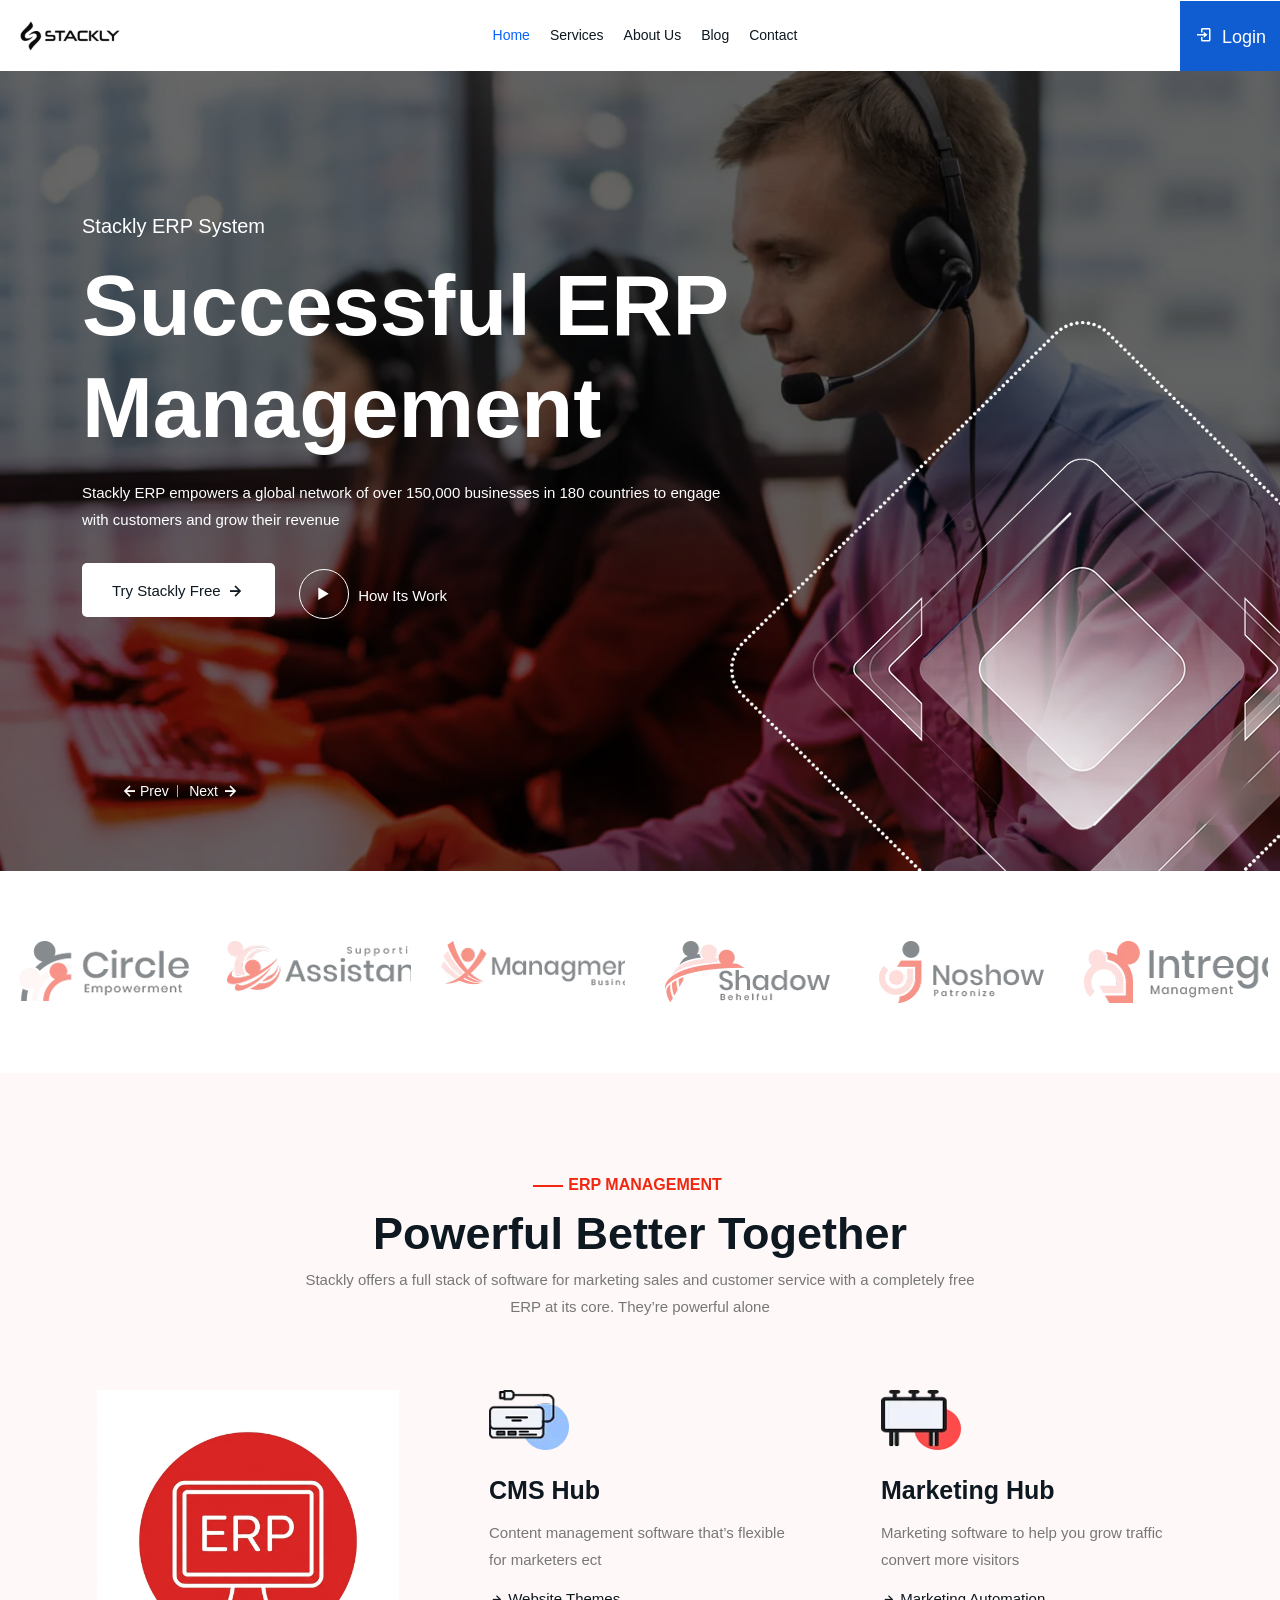
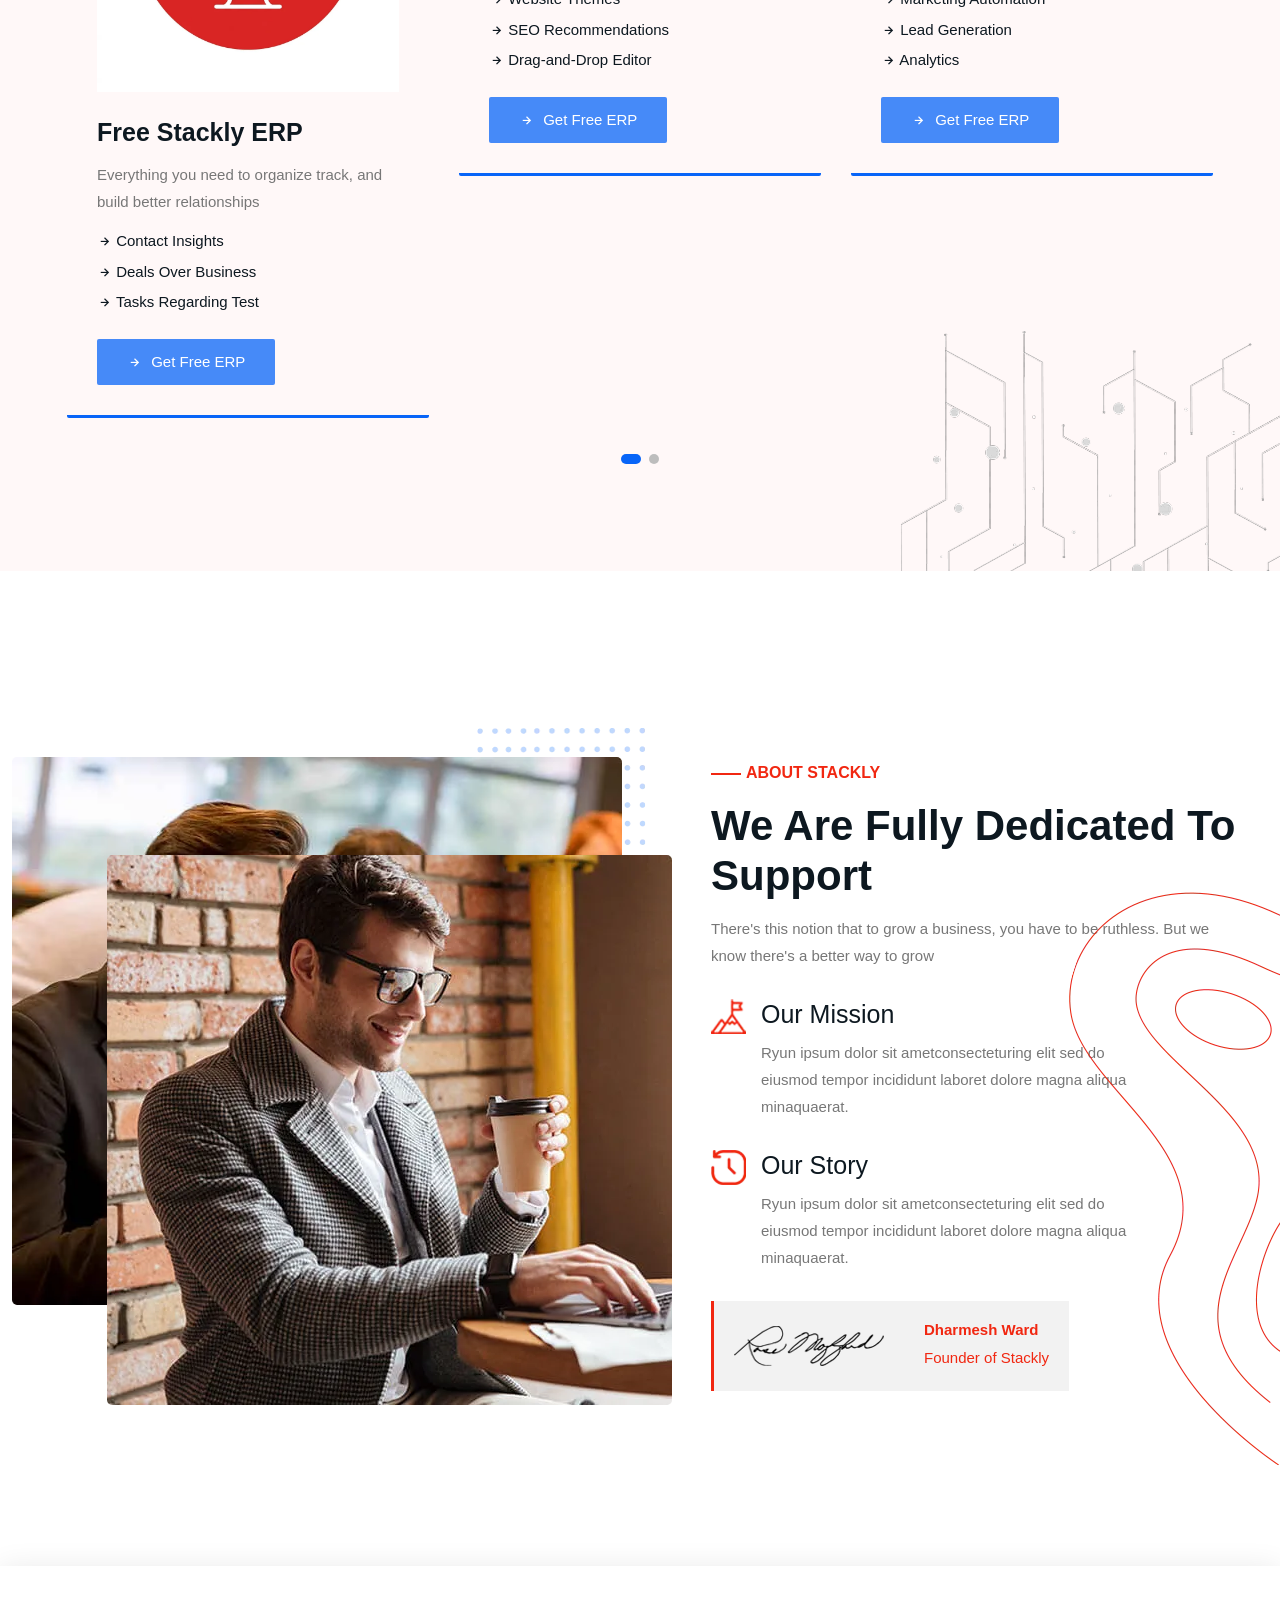
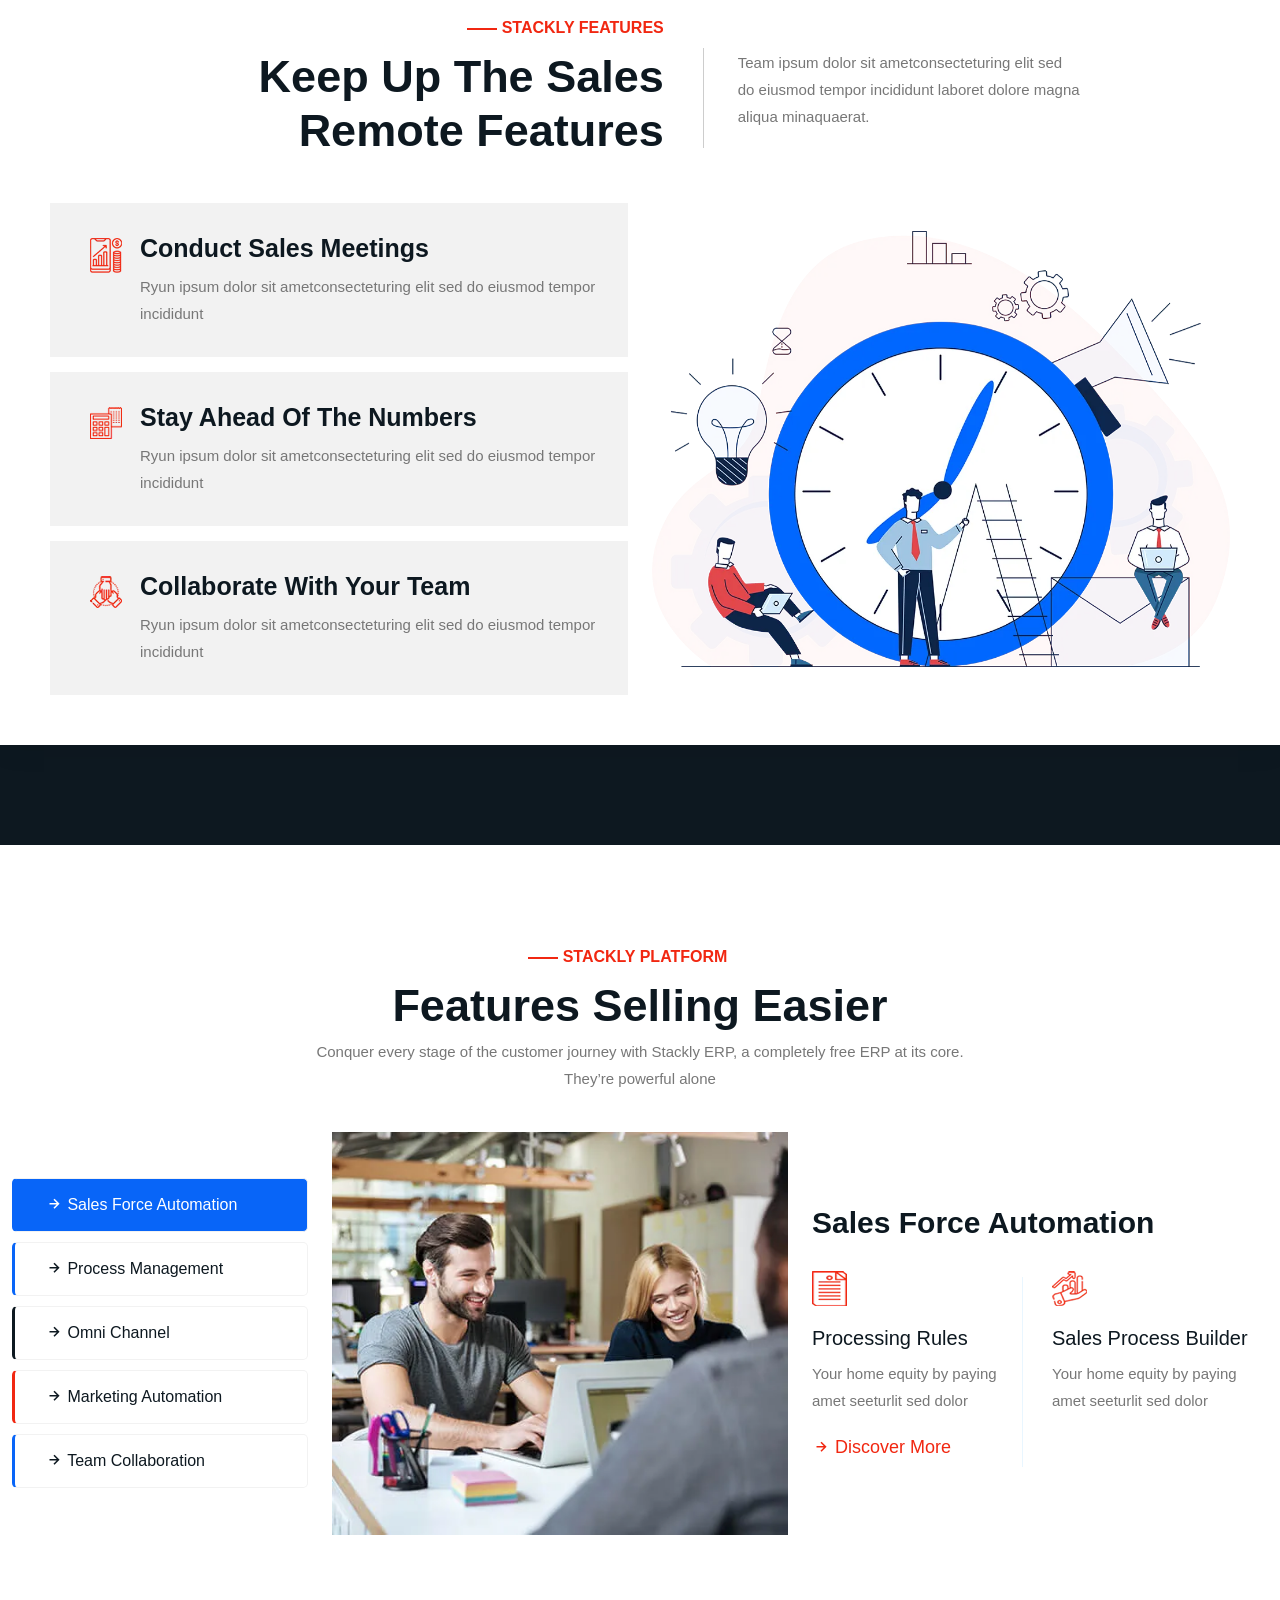
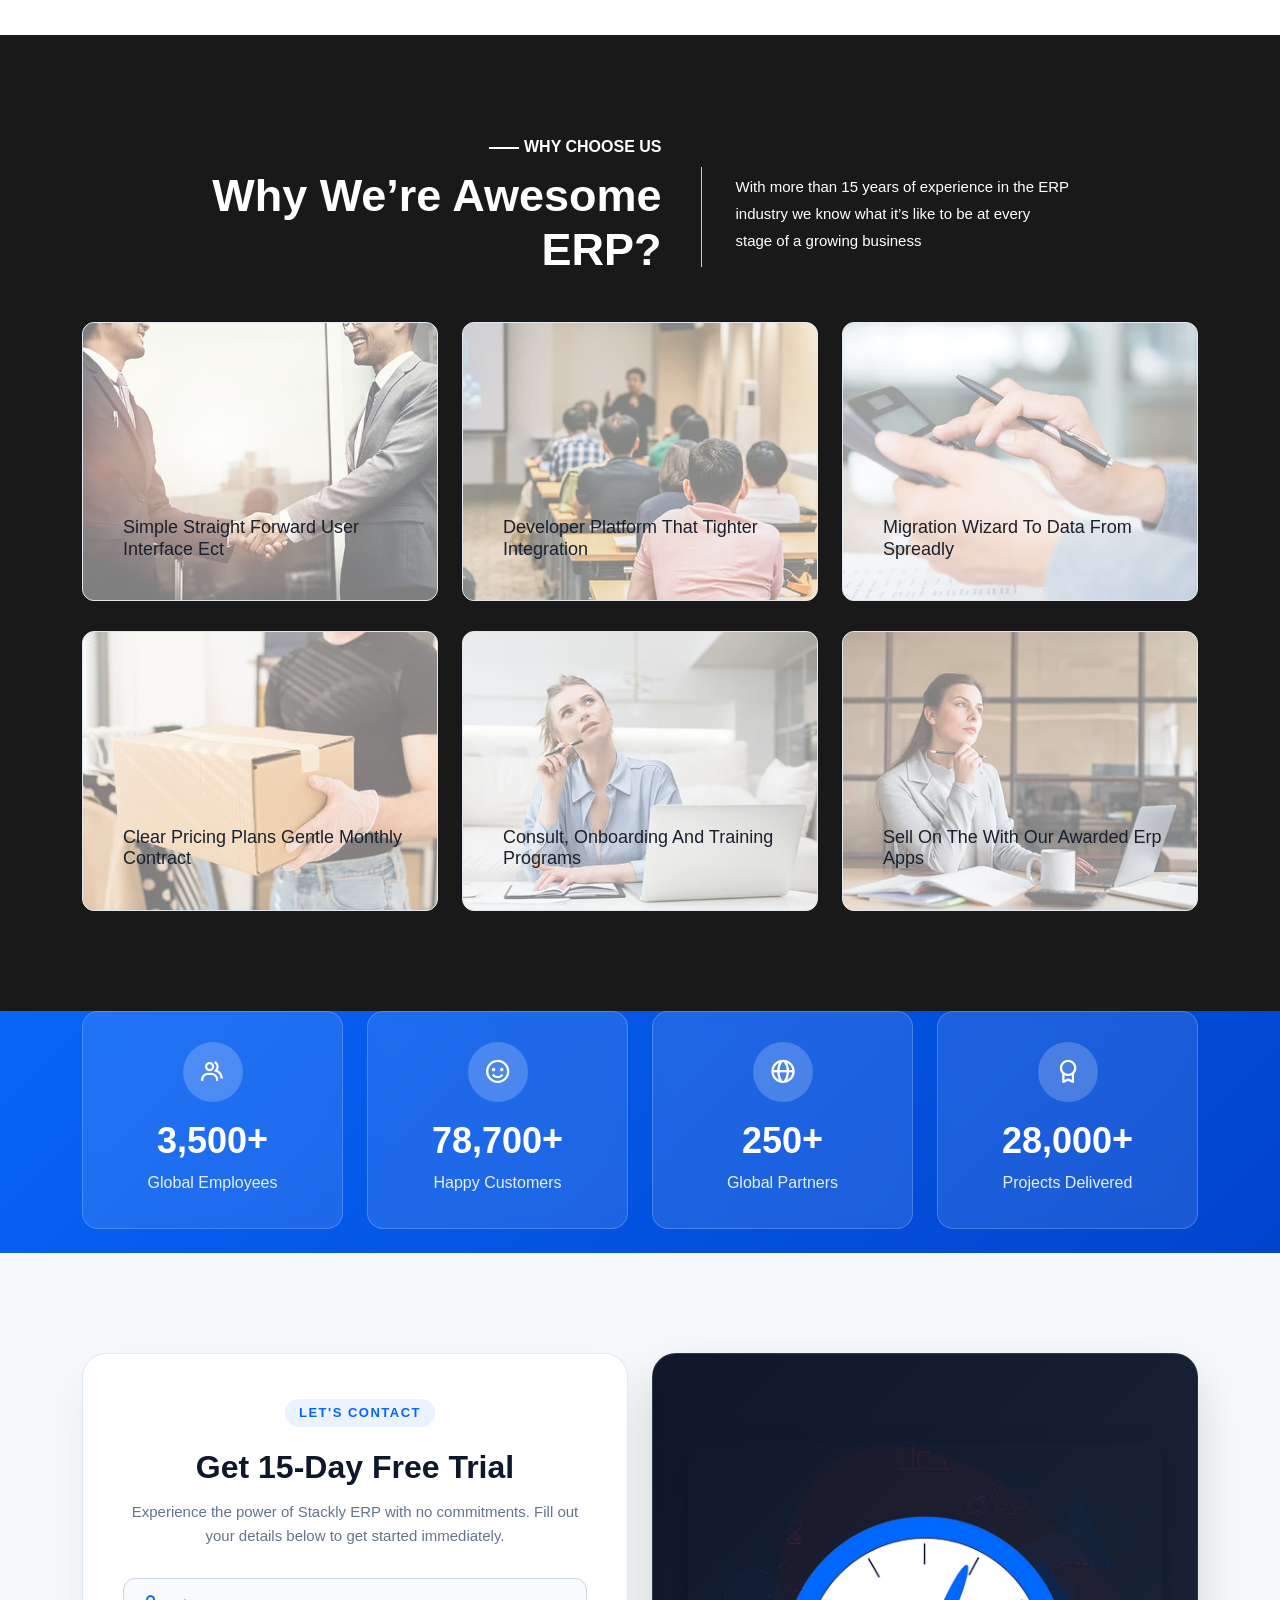
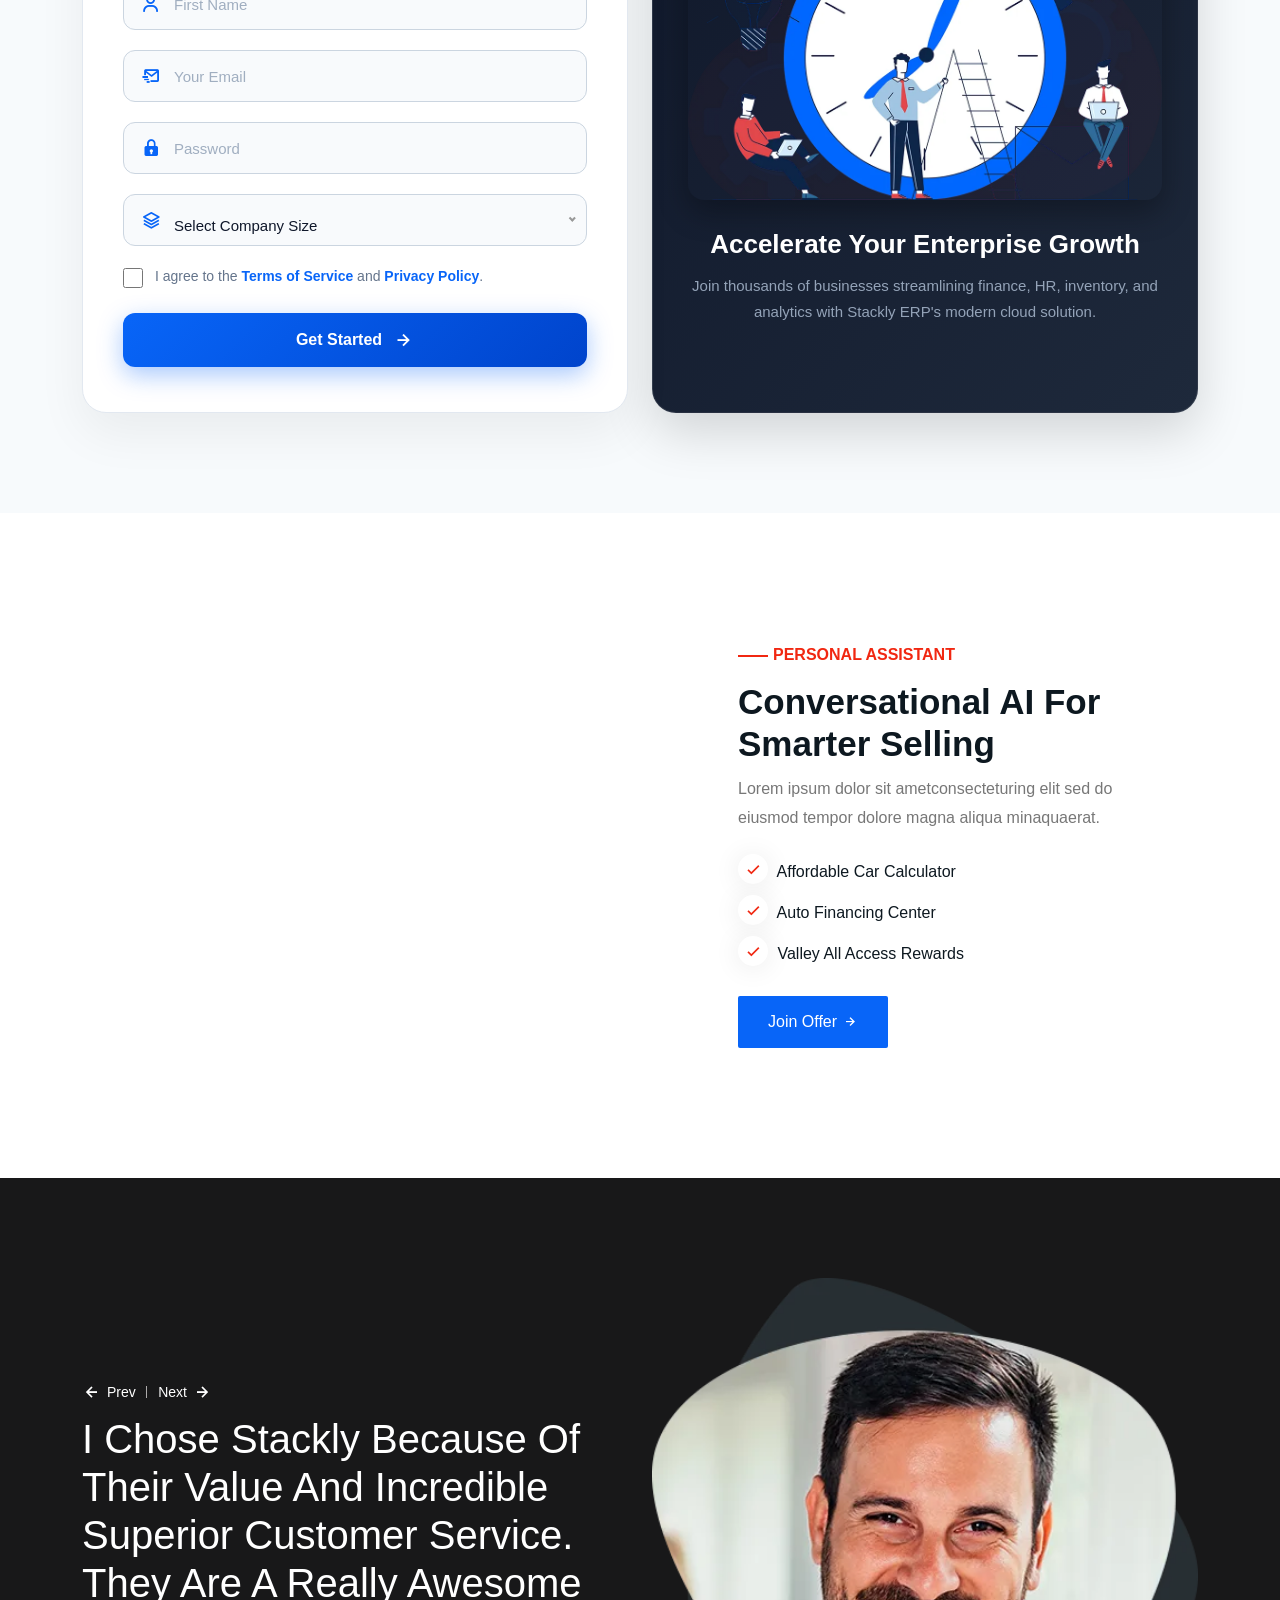
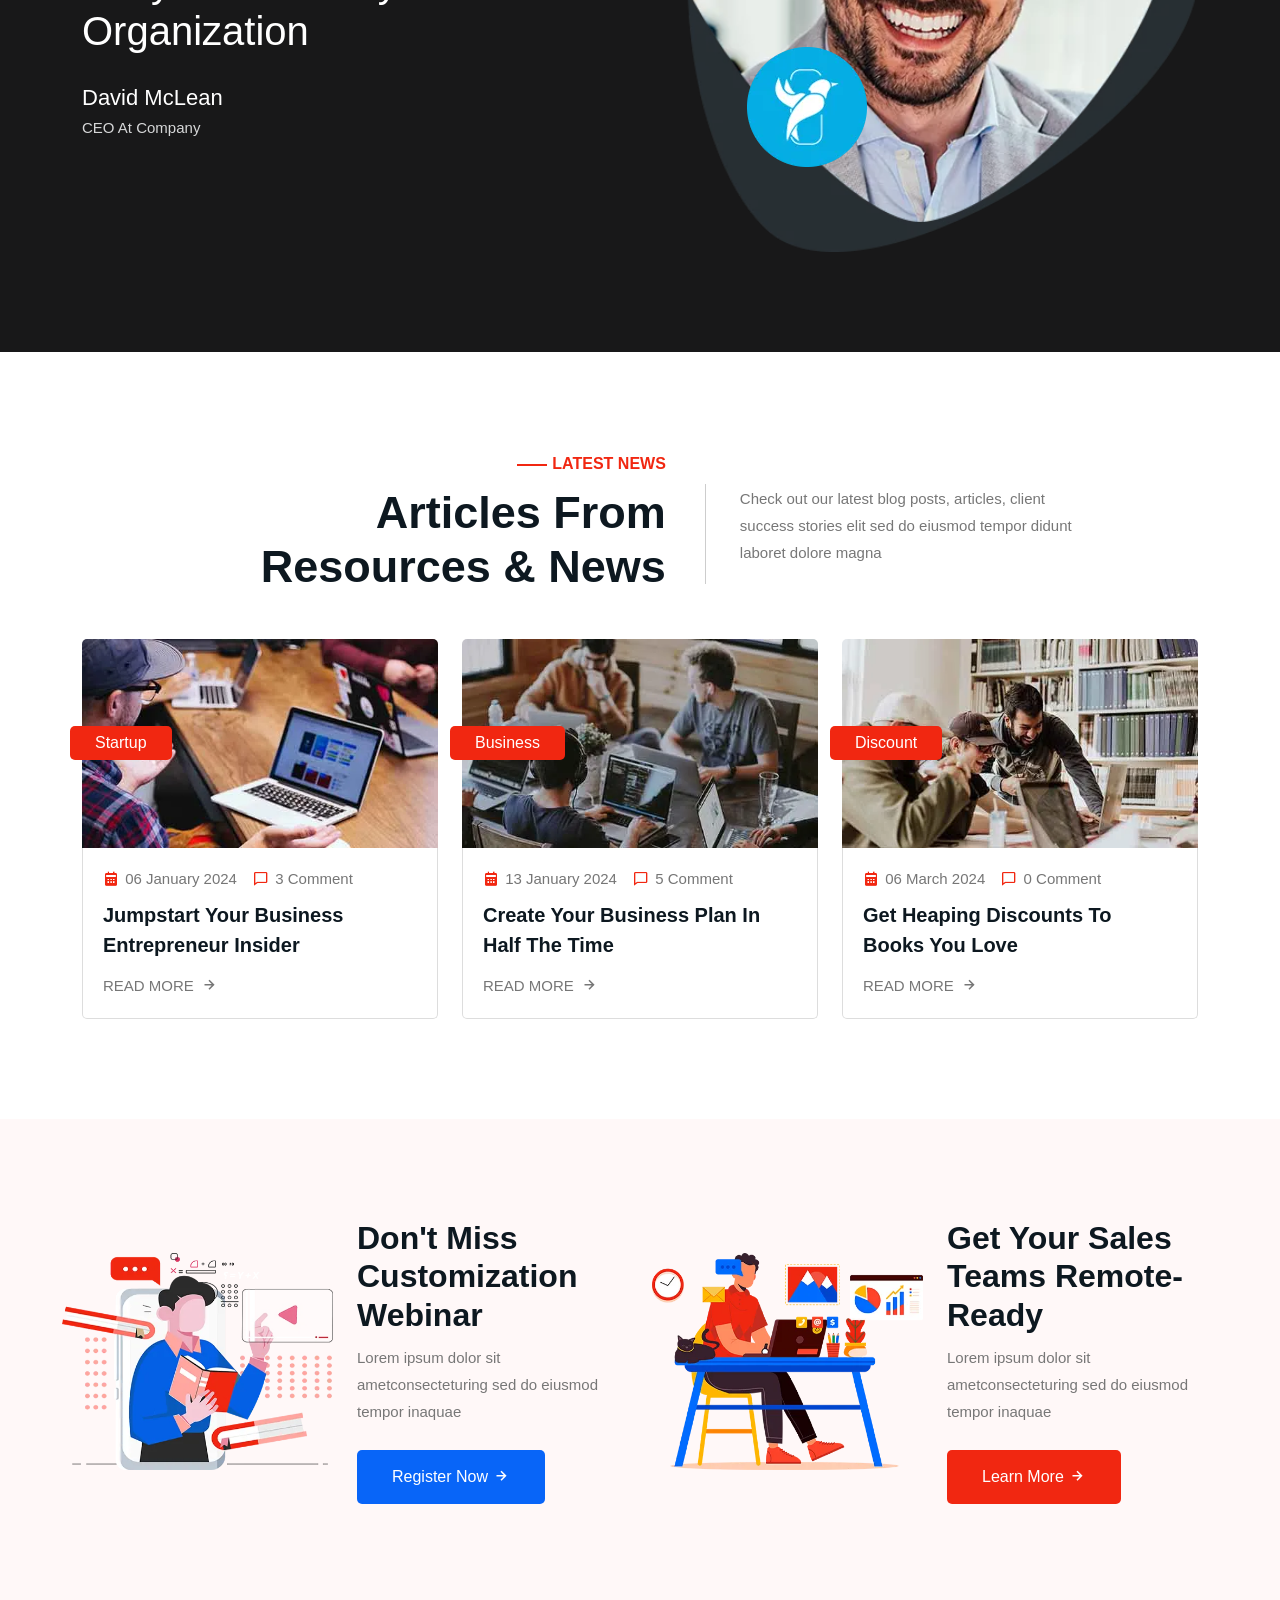
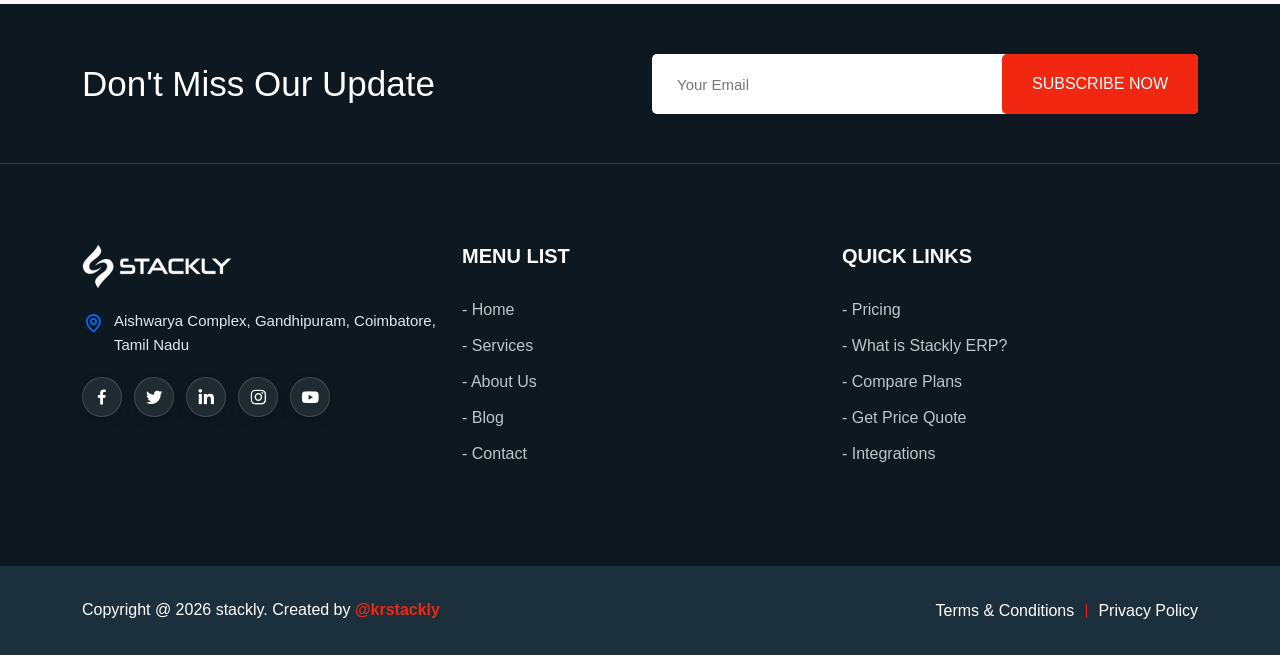
<file: index.html>
<!DOCTYPE html>
<html lang="zxx">

<head>
    <!-- Required meta tags -->
    <meta charset="utf-8">
    <meta name="viewport" content="width=device-width, initial-scale=1, shrink-to-fit=no">
    <!-- Bootstrap CSS -->
    <link rel="stylesheet" href="css/bootstrap.min.css">
    <!-- Animate CSS -->
    <link rel="stylesheet" href="css/animate.min.css">
    <!--=== BoxIcons CSS ===-->
    <link rel="stylesheet" href="css/boxicons.min.css">
    <!-- Owl Carousel CSS -->
    <link rel="stylesheet" href="css/owl.carousel.min.css">
    <!-- Owl Default CSS -->
    <link rel="stylesheet" href="css/owl.theme.default.min.css">
    <!-- Magnific Popup CSS -->
    <link rel="stylesheet" href="css/magnific-popup.min.css">
    <!-- Odometer CSS -->
    <link rel="stylesheet" href="css/odometer.min.css">
    <!-- Nice Select CSS -->
    <link rel="stylesheet" href="css/nice-select.min.css">
    <!--=== MeanMenu CSS ===-->
    <link rel="stylesheet" href="css/meanmenu.min.css">
    <!-- Style CSS -->
    <link rel="stylesheet" href="css/style.css">
    <!-- Dark CSS -->
    <link rel="stylesheet" href="css/dark.css">
    <!-- Responsive CSS -->
    <link rel="stylesheet" href="css/responsive.css">

    <!--=== Title ===-->
    <title>Stackly - ERP & ERP Solutions Company HTML Template</title>
    <link rel="icon" href="data:,">
</head>

<body>

    <!-- Start Preloader Area -->
    <div class="preloader">
        <div class="spinner"></div>
    </div>
    <!-- End Preloader Area -->

    <!-- Start Navbar Area -->
    <div class="navbar-area">
        <div class="main-responsive-nav">
            <div class="container">
                <div class="main-responsive-menu">
                    <div class="logo">
                        <a href="index.html">
                                <img src="images/logo black.webp" class="black-logo" alt="logo">
                                <img src="images/logo.webp" class="white-logo" alt="logo">
                            </a>
                    </div>
                </div>
            </div>
        </div>

        <div class="main-navbar">
            <div class="container-fluid p-0">
                <nav class="navbar navbar-expand-md navbar-light">
                    <a class="navbar-brand" href="index.html">
                            <img src="images/logo black.webp" class="black-logo" alt="logo">
                                <img src="images/logo.webp" class="white-logo" alt="logo">
                        </a>

                    <div class="collapse navbar-collapse mean-menu" id="navbarSupportedContent">
                        <ul class="navbar-nav">
                            <li class="nav-item">
                                <a href="index.html" class="nav-link active">
                                        Home
                                    </a>
                            </li>

                            <li class="nav-item">
                                <a href="services.html" class="nav-link">
                                        Services
                                    </a>
                            </li>

                            <li class="nav-item">
                                <a href="about.html" class="nav-link">
                                        About Us
                                    </a>
                            </li>

                            <li class="nav-item">
                                <a href="blog.html" class="nav-link">
                                        Blog
                                    </a>
                            </li>

                            <li class="nav-item">
                                <a href="contact.html" class="nav-link">
                                        Contact
                                    </a>
                            </li>

                            <li class="nav-item d-md-none">
                                <a href="login.html" class="nav-link">
                                        Login
                                    </a>
                            </li>
                        </ul>

                        <div class="others-options">
                            <div class="d-flex align-items-center">
                                <div class="option-item">
                                    <a href="login.html" class="call-button">
                                            <i class='bx bx-log-in'></i>
                                            Login
                                        </a>
                                </div>
                            </div>
                        </div>
                    </div>
                </nav>
            </div>
        </div>
    </div>
    <!-- End Navbar Area -->

    <!-- Start Main Slider Area -->
    <div class="home-sliders owl-carousel owl-theme">
        <div class="home-item item-bg1">
            <div class="d-table">
                <div class="d-table-cell">
                    <div class="container">
                        <div class="slider-content">
                            <b>Stackly ERP System</b>
                            <h1>Successful ERP Management</h1>
                            <p>Stackly ERP empowers a global network of over 150,000 businesses in 180 countries to engage with customers and grow their revenue</p>

                            <div class="slider-btn">
                                <a href="404.html" class="default-btn">
                                        Try Stackly Free
                                        <i class='bx bx-right-arrow-alt'></i>
                                        <span></span>
                                    </a>

                                <a href="404.html" class="video-btn">
                                        <i class='bx bx-play'></i>
                                        How Its Work
                                    </a>
                            </div>
                        </div>
                    </div>
                </div>
            </div>

            <div class="shape">
                <img src="images/slider/shape.webp" alt="image">
            </div>
        </div>

        <div class="home-item item-bg2">
            <div class="d-table">
                <div class="d-table-cell">
                    <div class="container">
                        <div class="slider-content">
                            <b>Stackly ERP System</b>
                            <h1>Successful ERP Management</h1>
                            <p>Stackly ERP empowers a global network of over 150,000 businesses in 180 countries to engage with customers and grow their revenue</p>

                            <div class="slider-btn">
                                <a href="404.html" class="default-btn">
                                        Try Stackly Free
                                        <i class='bx bx-right-arrow-alt'></i>
                                        <span></span>
                                    </a>

                                <a href="404.html" class="video-btn">
                                        <i class='bx bx-play'></i>
                                        How Its Work
                                    </a>
                            </div>
                        </div>
                    </div>
                </div>
            </div>

            <div class="shape">
                <img src="images/slider/shape.webp" alt="image">
            </div>
        </div>
    </div>
    <!-- End Main Slider Area -->

    <!-- Start Partner Area -->
    <div class="partner-area wow animate__fadeInUp">
        <div class="container-fluid">
            <div class="partner-slider owl-carousel owl-theme">
                <div class="partner-item">
                    <a href="404.html" target="_blank"><img src="images/partner/1.webp" alt="image"></a>
                </div>

                <div class="partner-item">
                    <a href="404.html" target="_blank"><img src="images/partner/2.webp" alt="image"></a>
                </div>

                <div class="partner-item">
                    <a href="404.html" target="_blank"><img src="images/partner/3.webp" alt="image"></a>
                </div>

                <div class="partner-item">
                    <a href="404.html" target="_blank"><img src="images/partner/4.webp" alt="image"></a>
                </div>

                <div class="partner-item">
                    <a href="404.html" target="_blank"><img src="images/partner/5.webp" alt="image"></a>
                </div>

                <div class="partner-item">
                    <a href="404.html" target="_blank"><img src="images/partner/6.webp" alt="image"></a>
                </div>
            </div>
        </div>
    </div>
    <!-- End Partner Area -->

    <!-- Start Management Area -->
    <section class="management-area ptb-100">
        <div class="container-fluid">
            <div class="section-title wow animate__fadeInUp">
                <span>ERP Management</span>
                <h2>Powerful Better Together</h2>
                <p>Stackly offers a full stack of software for marketing sales and customer service with a completely free ERP at its core. They’re powerful alone</p>
            </div>

            <div class="management-slider owl-carousel owl-theme">
                <div class="management-item">
                    <div class="image">
                        <img src="images/icons/management/1.webp?v=3" alt="image">
                    </div>
                    <h3>Free Stackly ERP</h3>
                    <p>Everything you need to organize track, and build better relationships</p>
                    <ul class="management-list">
                        <li>
                            <i class='bx bx-right-arrow-alt'></i> Contact Insights
                        </li>
                        <li>
                            <i class='bx bx-right-arrow-alt'></i> Deals Over Business
                        </li>
                        <li>
                            <i class='bx bx-right-arrow-alt'></i> Tasks Regarding Test
                        </li>
                    </ul>
                    <a href="404.html" class="management-btn">
                            <i class='bx bx-right-arrow-alt'></i>
                            Get Free ERP
                        </a>
                </div>

                <div class="management-item">
                    <div class="image">
                        <img src="images/icons/management/2.webp" alt="image">
                    </div>
                    <h3>CMS Hub</h3>
                    <p>Content management software that’s flexible for marketers ect</p>
                    <ul class="management-list">
                        <li>
                            <i class='bx bx-right-arrow-alt'></i> Website Themes
                        </li>
                        <li>
                            <i class='bx bx-right-arrow-alt'></i> SEO Recommendations
                        </li>
                        <li>
                            <i class='bx bx-right-arrow-alt'></i> Drag-and-Drop Editor
                        </li>
                    </ul>
                    <a href="404.html" class="management-btn">
                            <i class='bx bx-right-arrow-alt'></i>
                            Get Free ERP
                        </a>
                </div>

                <div class="management-item">
                    <div class="image">
                        <img src="images/icons/management/3.webp" alt="image">
                    </div>
                    <h3>Marketing Hub</h3>
                    <p>Marketing software to help you grow traffic convert more visitors</p>
                    <ul class="management-list">
                        <li>
                            <i class='bx bx-right-arrow-alt'></i> Marketing Automation
                        </li>
                        <li>
                            <i class='bx bx-right-arrow-alt'></i> Lead Generation
                        </li>
                        <li>
                            <i class='bx bx-right-arrow-alt'></i> Analytics
                        </li>
                    </ul>
                    <a href="404.html" class="management-btn">
                            <i class='bx bx-right-arrow-alt'></i>
                            Get Free ERP
                        </a>
                </div>

                <div class="management-item">
                    <div class="image">
                        <img src="images/icons/management/1.webp" alt="image">
                    </div>
                    <h3>Free Stackly ERP</h3>
                    <p>Everything you need to organize track, and build better relationships</p>
                    <ul class="management-list">
                        <li>
                            <i class='bx bx-right-arrow-alt'></i> Contact Insights
                        </li>
                        <li>
                            <i class='bx bx-right-arrow-alt'></i> Deals Over Business
                        </li>
                        <li>
                            <i class='bx bx-right-arrow-alt'></i> Tasks Regarding Test
                        </li>
                    </ul>
                    <a href="404.html" class="management-btn">
                            <i class='bx bx-right-arrow-alt'></i>
                            Get Free ERP
                        </a>
                </div>

                <div class="management-item">
                    <div class="image">
                        <img src="images/icons/management/2.webp" alt="image">
                    </div>
                    <h3>CMS Hub</h3>
                    <p>Content management software that’s flexible for marketers ect</p>
                    <ul class="management-list">
                        <li>
                            <i class='bx bx-right-arrow-alt'></i> Website Themes
                        </li>
                        <li>
                            <i class='bx bx-right-arrow-alt'></i> SEO Recommendations
                        </li>
                        <li>
                            <i class='bx bx-right-arrow-alt'></i> Drag-and-Drop Editor
                        </li>
                    </ul>
                    <a href="404.html" class="management-btn">
                            <i class='bx bx-right-arrow-alt'></i>
                            Get Free ERP
                        </a>
                </div>

                <div class="management-item">
                    <div class="image">
                        <img src="images/icons/management/3.webp" alt="image">
                    </div>
                    <h3>Marketing Hub</h3>
                    <p>Marketing software to help you grow traffic convert more visitors</p>
                    <ul class="management-list">
                        <li>
                            <i class='bx bx-right-arrow-alt'></i> Marketing Automation
                        </li>
                        <li>
                            <i class='bx bx-right-arrow-alt'></i> Lead Generation
                        </li>
                        <li>
                            <i class='bx bx-right-arrow-alt'></i> Analytics
                        </li>
                    </ul>
                    <a href="404.html" class="management-btn">
                            <i class='bx bx-right-arrow-alt'></i>
                            Get Free ERP
                        </a>
                </div>
            </div>
        </div>
        <div class="management-shape">
            <img src="images/shape/1.webp" alt="image">
        </div>
    </section>
    <!-- End Management Area -->

    <!-- Start About Area -->
    <section class="about-area pt-100">
        <div class="container-fluid">
            <div class="row align-items-center">
                <div class="col-lg-6 pl-0">
                    <div class="about-image wow animate__fadeInLeft">
                        <img src="images/about/about1.webp" alt="image">
                        <img src="images/about/about2.webp" alt="image">

                        <div class="shape">
                            <img src="images/about/shape2.webp" alt="shape">
                        </div>
                    </div>
                </div>

                <div class="col-lg-6">
                    <div class="about-content wow animate__fadeInRight">
                        <span>About Stackly</span>
                        <h2>We Are Fully Dedicated To Support</h2>
                        <p>There's this notion that to grow a business, you have to be ruthless. But we know there's a better way to grow</p>

                        <div class="about-text">
                            <div class="icon">
                                <img src="images/icons/goal.webp" alt="image">
                            </div>
                            <h3>Our Mission</h3>
                            <p>Ryun ipsum dolor sit ametconsecteturing elit sed do eiusmod tempor incididunt laboret dolore magna aliqua minaquaerat.</p>
                        </div>

                        <div class="about-text">
                            <div class="icon">
                                <img src="images/icons/history.webp" alt="image">
                            </div>
                            <h3>Our Story</h3>
                            <p>Ryun ipsum dolor sit ametconsecteturing elit sed do eiusmod tempor incididunt laboret dolore magna aliqua minaquaerat.</p>
                        </div>

                        <div class="signature">
                            <img src="images/signature.webp" alt="image">
                            <h3>Dharmesh Ward</h3>
                            <p>Founder of Stackly</p>
                        </div>
                    </div>
                </div>
            </div>
        </div>

        <div class="about-shape">
            <img src="images/about/shape1.webp" alt="image">
        </div>
    </section>
    <!-- End About Area -->

    <!-- Start Features Area -->
    <section class="features-area pb-100">
        <div class="container">
            <div class="section-title-two wow animate__fadeInUp">
                <div class="row align-items-center">
                    <div class="col-lg-7">
                        <div class="title">
                            <span>Stackly Features</span>
                            <h2>Keep Up The Sales Remote Features</h2>
                        </div>
                    </div>
                    <div class="col-lg-5">
                        <div class="text">
                            <p>Team ipsum dolor sit ametconsecteturing elit sed do eiusmod tempor incididunt laboret dolore magna aliqua minaquaerat.</p>
                        </div>
                    </div>
                </div>
            </div>

            <div class="row align-items-center">
                <div class="col-lg-6">
                    <div class="features-content wow animate__fadeInLeft" data-wow-delay="0.1s">
                        <div class="image">
                            <img src="images/icons/sales.webp" alt="image">
                        </div>
                        <h3>Conduct Sales Meetings</h3>
                        <p>Ryun ipsum dolor sit ametconsecteturing elit sed do eiusmod tempor incididunt</p>
                    </div>

                    <div class="features-content wow animate__fadeInLeft" data-wow-delay="0.2s">
                        <div class="image">
                            <img src="images/icons/calculator.webp" alt="image">
                        </div>
                        <h3>Stay Ahead Of The Numbers</h3>
                        <p>Ryun ipsum dolor sit ametconsecteturing elit sed do eiusmod tempor incididunt</p>
                    </div>

                    <div class="features-content wow animate__fadeInLeft" data-wow-delay="0.3s">
                        <div class="image">
                            <img src="images/icons/team.webp" alt="image">
                        </div>
                        <h3>Collaborate With Your Team</h3>
                        <p>Ryun ipsum dolor sit ametconsecteturing elit sed do eiusmod tempor incididunt</p>
                    </div>
                </div>

                <div class="col-lg-6">
                    <div class="features-image wow animate__fadeInRight">
                        <img src="images/features.webp" alt="image">
                    </div>
                </div>
            </div>
        </div>
    </section>
    <!-- End Features Area -->

    <!-- Start Platform Area -->
    <section class="platform-area ptb-100">
        <div class="container-fluid">
            <div class="section-title wow animate__fadeInUp">
                <span>Stackly Platform</span>
                <h2>Features Selling Easier</h2>
                <p>Conquer every stage of the customer journey with Stackly ERP, a completely free ERP at its core. They’re powerful alone</p>
            </div>

            <div class="tab platform-list-tab">
                <div class="row align-items-center">
                    <div class="col-lg-3">
                        <ul class="tabs wow animate__fadeInLeft">
                            <li>
                                <a href="#" class="bg-f12711">
                                        <i class='bx bx-right-arrow-alt'></i>
                                        Sales Force Automation
                                    </a>
                            </li>
                            <li>
                                <a href="#" class="bg-0067ff">
                                        <i class='bx bx-right-arrow-alt'></i>
                                        Process Management
                                    </a>
                            </li>
                            <li>
                                <a href="#" class="bg-1b2b37">
                                        <i class='bx bx-right-arrow-alt'></i>
                                        Omni Channel
                                    </a>
                            </li>
                            <li>
                                <a href="#" class="bg-f12711">
                                        <i class='bx bx-right-arrow-alt'></i>
                                        Marketing Automation
                                    </a>
                            </li>
                            <li>
                                <a href="#" class="bg-0067ff">
                                        <i class='bx bx-right-arrow-alt'></i>
                                        Team Collaboration
                                    </a>
                            </li>
                        </ul>
                    </div>

                    <div class="col-lg-9">
                        <div class="tab_content wow animate__fadeInRight">
                            <div class="tabs_item">
                                <div class="row align-items-center">
                                    <div class="col-lg-6">
                                        <div class="platform-image">
                                            <img src="images/platform/image1.webp" alt="image">
                                        </div>
                                    </div>

                                    <div class="col-lg-6">
                                        <div class="platform-content">
                                            <h2>Sales Force Automation</h2>

                                            <div class="row">
                                                <div class="col-lg-6">
                                                    <div class="platform-text bar">
                                                        <div class="image">
                                                            <img src="images/icons/file.webp" alt="image">
                                                        </div>
                                                        <h3>Processing Rules</h3>
                                                        <p>Your home equity by paying amet seeturlit sed dolor</p>

                                                        <a href="404.html" class="platform-btn">
                                                                <i class='bx bx-right-arrow-alt'></i>
                                                                Discover More
                                                            </a>
                                                    </div>
                                                </div>

                                                <div class="col-lg-6">
                                                    <div class="platform-text">
                                                        <div class="image">
                                                            <img src="images/icons/builder.webp" alt="image">
                                                        </div>
                                                        <h3>Sales Process Builder</h3>
                                                        <p>Your home equity by paying amet seeturlit sed dolor</p>
                                                    </div>
                                                </div>
                                            </div>
                                        </div>
                                    </div>
                                </div>
                            </div>

                            <div class="tabs_item">
                                <div class="row align-items-center">
                                    <div class="col-lg-6">
                                        <div class="platform-image">
                                            <img src="images/platform/image2.webp" alt="image">
                                        </div>
                                    </div>

                                    <div class="col-lg-6">
                                        <div class="platform-content">
                                            <h2>Process Management</h2>

                                            <div class="row">
                                                <div class="col-lg-6">
                                                    <div class="platform-text bar">
                                                        <div class="image">
                                                            <img src="images/icons/file.webp" alt="image">
                                                        </div>
                                                        <h3>Processing Rules</h3>
                                                        <p>Your home equity by paying amet seeturlit sed dolor</p>

                                                        <a href="404.html" class="platform-btn">
                                                                <i class='bx bx-right-arrow-alt'></i>
                                                                Discover More
                                                            </a>
                                                    </div>
                                                </div>

                                                <div class="col-lg-6">
                                                    <div class="platform-text">
                                                        <div class="image">
                                                            <img src="images/icons/builder.webp" alt="image">
                                                        </div>
                                                        <h3>Sales Process Builder</h3>
                                                        <p>Your home equity by paying amet seeturlit sed dolor</p>
                                                    </div>
                                                </div>
                                            </div>
                                        </div>
                                    </div>
                                </div>
                            </div>

                            <div class="tabs_item">
                                <div class="row align-items-center">
                                    <div class="col-lg-6">
                                        <div class="platform-image">
                                            <img src="images/platform/image3.webp" alt="image">
                                        </div>
                                    </div>

                                    <div class="col-lg-6">
                                        <div class="platform-content">
                                            <h2>Omni Channel</h2>

                                            <div class="row">
                                                <div class="col-lg-6">
                                                    <div class="platform-text bar">
                                                        <div class="image">
                                                            <img src="images/icons/file.webp" alt="image">
                                                        </div>
                                                        <h3>Processing Rules</h3>
                                                        <p>Your home equity by paying amet seeturlit sed dolor</p>

                                                        <a href="404.html" class="platform-btn">
                                                                <i class='bx bx-right-arrow-alt'></i>
                                                                Discover More
                                                            </a>
                                                    </div>
                                                </div>

                                                <div class="col-lg-6">
                                                    <div class="platform-text">
                                                        <div class="image">
                                                            <img src="images/icons/builder.webp" alt="image">
                                                        </div>
                                                        <h3>Sales Process Builder</h3>
                                                        <p>Your home equity by paying amet seeturlit sed dolor</p>
                                                    </div>
                                                </div>
                                            </div>
                                        </div>
                                    </div>
                                </div>
                            </div>

                            <div class="tabs_item">
                                <div class="row align-items-center">
                                    <div class="col-lg-6">
                                        <div class="platform-image">
                                            <img src="images/platform/image4.webp" alt="image">
                                        </div>
                                    </div>

                                    <div class="col-lg-6">
                                        <div class="platform-content">
                                            <h2>Marketing Automation</h2>

                                            <div class="row">
                                                <div class="col-lg-6">
                                                    <div class="platform-text bar">
                                                        <div class="image">
                                                            <img src="images/icons/file.webp" alt="image">
                                                        </div>
                                                        <h3>Processing Rules</h3>
                                                        <p>Your home equity by paying amet seeturlit sed dolor</p>

                                                        <a href="404.html" class="platform-btn">
                                                                <i class='bx bx-right-arrow-alt'></i>
                                                                Discover More
                                                            </a>
                                                    </div>
                                                </div>

                                                <div class="col-lg-6">
                                                    <div class="platform-text">
                                                        <div class="image">
                                                            <img src="images/icons/builder.webp" alt="image">
                                                        </div>
                                                        <h3>Sales Process Builder</h3>
                                                        <p>Your home equity by paying amet seeturlit sed dolor</p>
                                                    </div>
                                                </div>
                                            </div>
                                        </div>
                                    </div>
                                </div>
                            </div>

                            <div class="tabs_item">
                                <div class="row align-items-center">
                                    <div class="col-lg-6">
                                        <div class="platform-image">
                                            <img src="images/platform/image5.webp" alt="image">
                                        </div>
                                    </div>

                                    <div class="col-lg-6">
                                        <div class="platform-content">
                                            <h2>Team Collaboration</h2>

                                            <div class="row">
                                                <div class="col-lg-6">
                                                    <div class="platform-text bar">
                                                        <div class="image">
                                                            <img src="images/icons/file.webp" alt="image">
                                                        </div>
                                                        <h3>Processing Rules</h3>
                                                        <p>Your home equity by paying amet seeturlit sed dolor</p>

                                                        <a href="404.html" class="platform-btn">
                                                                <i class='bx bx-right-arrow-alt'></i>
                                                                Discover More
                                                            </a>
                                                    </div>
                                                </div>

                                                <div class="col-lg-6">
                                                    <div class="platform-text">
                                                        <div class="image">
                                                            <img src="images/icons/builder.webp" alt="image">
                                                        </div>
                                                        <h3>Sales Process Builder</h3>
                                                        <p>Your home equity by paying amet seeturlit sed dolor</p>
                                                    </div>
                                                </div>
                                            </div>
                                        </div>
                                    </div>
                                </div>
                            </div>
                        </div>
                    </div>
                </div>
            </div>
        </div>
    </section>
    <!-- End Platform Area -->

    <!-- Start Why Choose Area -->
    <section class="why-choose-area pt-100 pb-70">
        <div class="container">
            <div class="section-title-two wow animate__fadeInUp">
                <div class="row align-items-center">
                    <div class="col-lg-7">
                        <div class="title">
                            <span>Why Choose Us</span>
                            <h2>Why We’re Awesome ERP?</h2>
                        </div>
                    </div>
                    <div class="col-lg-5">
                        <div class="text">
                            <p>With more than 15 years of experience in the ERP industry we know what it’s like to be at every stage of a growing business</p>
                        </div>
                    </div>
                </div>
            </div>

            <div class="row">
                <div class="col-lg-4 col-md-6">
                    <div class="single-choose-item wow animate__fadeInUp" data-wow-delay="0.1s">
                        <img src="images/choose/image1.webp" alt="image">

                        <div class="title">
                            <h3>Simple Straight Forward User Interface Ect</h3>
                        </div>

                        <div class="content">
                            <div class="inner-content">
                                <h3>
                                    <a href="404.html">Simple Straight Forward User Interface Ect</a>
                                </h3>
                                <p>Migration dolor sit amet conseetur diisci velit sed quia non nuam eius modi tempora incidunt</p>
                            </div>
                        </div>
                    </div>
                </div>

                <div class="col-lg-4 col-md-6">
                    <div class="single-choose-item wow animate__fadeInUp" data-wow-delay="0.2s">
                        <img src="images/choose/image2.webp" alt="image">

                        <div class="title">
                            <h3>Developer Platform That Tighter Integration</h3>
                        </div>

                        <div class="content">
                            <div class="inner-content">
                                <h3>
                                    <a href="404.html">Developer Platform That Tighter Integration</a>
                                </h3>
                                <p>Migration dolor sit amet conseetur diisci velit sed quia non nuam eius modi tempora incidunt</p>
                            </div>
                        </div>
                    </div>
                </div>

                <div class="col-lg-4 col-md-6">
                    <div class="single-choose-item wow animate__fadeInUp" data-wow-delay="0.3s">
                        <img src="images/choose/image3.webp" alt="image">

                        <div class="title">
                            <h3>Migration Wizard To Data From Spreadly</h3>
                        </div>

                        <div class="content">
                            <div class="inner-content">
                                <h3>
                                    <a href="404.html">Migration Wizard To Data From Spreadly</a>
                                </h3>
                                <p>Migration dolor sit amet conseetur diisci velit sed quia non nuam eius modi tempora incidunt</p>
                            </div>
                        </div>
                    </div>
                </div>

                <div class="col-lg-4 col-md-6">
                    <div class="single-choose-item wow animate__fadeInUp" data-wow-delay="0.1s">
                        <img src="images/choose/image4.webp" alt="image">

                        <div class="title">
                            <h3>Clear Pricing Plans Gentle Monthly Contract</h3>
                        </div>

                        <div class="content">
                            <div class="inner-content">
                                <h3>
                                    <a href="404.html">Clear Pricing Plans Gentle Monthly Contract</a>
                                </h3>
                                <p>Migration dolor sit amet conseetur diisci velit sed quia non nuam eius modi tempora incidunt</p>
                            </div>
                        </div>
                    </div>
                </div>

                <div class="col-lg-4 col-md-6">
                    <div class="single-choose-item wow animate__fadeInUp" data-wow-delay="0.2s">
                        <img src="images/choose/image5.webp" alt="image">

                        <div class="title">
                            <h3>Consult, Onboarding And Training Programs</h3>
                        </div>

                        <div class="content">
                            <div class="inner-content">
                                <h3>
                                    <a href="404.html">Consult, Onboarding And Training Programs</a>
                                </h3>
                                <p>Migration dolor sit amet conseetur diisci velit sed quia non nuam eius modi tempora incidunt</p>
                            </div>
                        </div>
                    </div>
                </div>

                <div class="col-lg-4 col-md-6">
                    <div class="single-choose-item wow animate__fadeInUp" data-wow-delay="0.3s">
                        <img src="images/choose/image6.webp" alt="image">

                        <div class="title">
                            <h3>Sell On The With Our Awarded Erp Apps</h3>
                        </div>

                        <div class="content">
                            <div class="inner-content">
                                <h3>
                                    <a href="404.html">Sell On The Go With Our Awarded ERP Apps</a>
                                </h3>
                                <p>Migration dolor sit amet conseetur diisci velit sed quia non nuam eius modi tempora incidunt</p>
                            </div>
                        </div>
                    </div>
                </div>
            </div>
        </div>
    </section>
    <!-- End Why Choose Area -->

    <!-- Start Fun Facts Area -->
    <section class="fun-facts-area pt-80 pb-50" style="background: linear-gradient(135deg, #0865f8 0%, #0044cc 100%); color: #ffffff;">
        <div class="container">
            <div class="row text-center">
                <div class="col-lg-3 col-md-6 col-6 mb-4">
                    <div class="single-fun-fact-box wow animate__fadeInUp" data-wow-delay="0.1s" style="background: rgba(255, 255, 255, 0.1); border: 1px solid rgba(255, 255, 255, 0.2); padding: 30px 20px; border-radius: 16px; backdrop-filter: blur(8px); transition: all 0.3s ease;">
                        <div class="icon-box" style="width: 60px; height: 60px; background: rgba(255, 255, 255, 0.2); border-radius: 50%; display: flex; align-items: center; justify-content: center; margin: 0 auto 15px; font-size: 28px; color: #ffffff;">
                            <i class='bx bx-group'></i>
                        </div>
                        <h3 style="font-size: 36px; font-weight: 800; color: #ffffff; margin-bottom: 6px; line-height: 1.2;">
                            <span class="odometer" data-count="3500">3,500</span><span class="sign-icon">+</span>
                        </h3>
                        <p style="color: rgba(255, 255, 255, 0.9); font-size: 16px; font-weight: 500; margin-bottom: 0;">Global Employees</p>
                    </div>
                </div>

                <div class="col-lg-3 col-md-6 col-6 mb-4">
                    <div class="single-fun-fact-box wow animate__fadeInUp" data-wow-delay="0.2s" style="background: rgba(255, 255, 255, 0.1); border: 1px solid rgba(255, 255, 255, 0.2); padding: 30px 20px; border-radius: 16px; backdrop-filter: blur(8px); transition: all 0.3s ease;">
                        <div class="icon-box" style="width: 60px; height: 60px; background: rgba(255, 255, 255, 0.2); border-radius: 50%; display: flex; align-items: center; justify-content: center; margin: 0 auto 15px; font-size: 28px; color: #ffffff;">
                            <i class='bx bx-smile'></i>
                        </div>
                        <h3 style="font-size: 36px; font-weight: 800; color: #ffffff; margin-bottom: 6px; line-height: 1.2;">
                            <span class="odometer" data-count="78700">78,700</span><span class="sign-icon">+</span>
                        </h3>
                        <p style="color: rgba(255, 255, 255, 0.9); font-size: 16px; font-weight: 500; margin-bottom: 0;">Happy Customers</p>
                    </div>
                </div>

                <div class="col-lg-3 col-md-6 col-6 mb-4">
                    <div class="single-fun-fact-box wow animate__fadeInUp" data-wow-delay="0.3s" style="background: rgba(255, 255, 255, 0.1); border: 1px solid rgba(255, 255, 255, 0.2); padding: 30px 20px; border-radius: 16px; backdrop-filter: blur(8px); transition: all 0.3s ease;">
                        <div class="icon-box" style="width: 60px; height: 60px; background: rgba(255, 255, 255, 0.2); border-radius: 50%; display: flex; align-items: center; justify-content: center; margin: 0 auto 15px; font-size: 28px; color: #ffffff;">
                            <i class='bx bx-globe'></i>
                        </div>
                        <h3 style="font-size: 36px; font-weight: 800; color: #ffffff; margin-bottom: 6px; line-height: 1.2;">
                            <span class="odometer" data-count="250">250</span><span class="sign-icon">+</span>
                        </h3>
                        <p style="color: rgba(255, 255, 255, 0.9); font-size: 16px; font-weight: 500; margin-bottom: 0;">Global Partners</p>
                    </div>
                </div>

                <div class="col-lg-3 col-md-6 col-6 mb-4">
                    <div class="single-fun-fact-box wow animate__fadeInUp" data-wow-delay="0.4s" style="background: rgba(255, 255, 255, 0.1); border: 1px solid rgba(255, 255, 255, 0.2); padding: 30px 20px; border-radius: 16px; backdrop-filter: blur(8px); transition: all 0.3s ease;">
                        <div class="icon-box" style="width: 60px; height: 60px; background: rgba(255, 255, 255, 0.2); border-radius: 50%; display: flex; align-items: center; justify-content: center; margin: 0 auto 15px; font-size: 28px; color: #ffffff;">
                            <i class='bx bx-award'></i>
                        </div>
                        <h3 style="font-size: 36px; font-weight: 800; color: #ffffff; margin-bottom: 6px; line-height: 1.2;">
                            <span class="odometer" data-count="28000">28,000</span><span class="sign-icon">+</span>
                        </h3>
                        <p style="color: rgba(255, 255, 255, 0.9); font-size: 16px; font-weight: 500; margin-bottom: 0;">Projects Delivered</p>
                    </div>
                </div>
            </div>
        </div>
    </section>
    <!-- End Fun Facts Area -->

    <!-- Start Trial / Let's Contact Area -->
    <section class="trial-area">
        <div class="container">
            <div class="row align-items-stretch">
                <div class="col-lg-6 col-md-12 mb-4 mb-lg-0">
                    <div class="trial-form-box wow animate__fadeInLeft">
                        <div class="section-title">
                            <span class="sub-title">Let's Contact</span>
                            <h2>Get 15-Day Free Trial</h2>
                            <p>Experience the power of Stackly ERP with no commitments. Fill out your details below to get started immediately.</p>
                        </div>

                        <div id="trial-error-msg" style="display:none; color:#ff4d4d; background: rgba(255, 77, 77, 0.1); border: 1px solid rgba(255, 77, 77, 0.3); padding: 12px 18px; border-radius: 10px; font-size: 14px; font-weight: 600; margin-bottom: 20px; text-align: center;">
                            ⚠ Please fill all fields before continuing.
                        </div>

                        <form id="trialForm" onsubmit="return handleTrialSubmit(event)">
                            <div class="trial-field-wrapper">
                                <i class='bx bx-user field-icon'></i>
                                <input type="text" id="trialName" class="form-control trial-input" placeholder="First Name" required>
                            </div>

                            <div class="trial-field-wrapper">
                                <i class='bx bx-mail-send field-icon'></i>
                                <input type="email" id="trialEmail" class="form-control trial-input" placeholder="Your Email" required>
                            </div>

                            <div class="trial-field-wrapper">
                                <i class='bx bxs-lock field-icon'></i>
                                <input type="password" id="trialPassword" class="form-control trial-input" placeholder="Password" required>
                            </div>

                            <div class="trial-field-wrapper">
                                <i class='bx bx-layer field-icon'></i>
                                <select id="trialSelect" class="form-control trial-input" required>
                                    <option value="">Select Company Size</option>
                                    <option value="1-10">1 - 10 Employees</option>
                                    <option value="11-50">11 - 50 Employees</option>
                                    <option value="51-200">51 - 200 Employees</option>
                                    <option value="200+">200+ Employees</option>
                                </select>
                            </div>

                            <div class="trial-checkbox-row">
                                <input type="checkbox" id="customCheck1" required>
                                <label for="customCheck1">I agree to the <a href="404.html">Terms of Service</a> and <a href="404.html">Privacy Policy</a>.</label>
                            </div>

                            <button type="submit" class="trial-submit-btn">
                                Get Started <i class='bx bx-right-arrow-alt'></i>
                            </button>
                        </form>
                    </div>
                </div>

                <div class="col-lg-6 col-md-12">
                    <div class="trial-info-card wow animate__fadeInRight">
                        <img src="images/features.webp" alt="ERP Features">
                        <h3>Accelerate Your Enterprise Growth</h3>
                        <p>Join thousands of businesses streamlining finance, HR, inventory, and analytics with Stackly ERP's modern cloud solution.</p>
                    </div>
                </div>
            </div>
        </div>
    </section>
    <script>
    function handleTrialSubmit(e) {
        e.preventDefault();
        var name = document.getElementById('trialName').value.trim();
        var email = document.getElementById('trialEmail').value.trim();
        var pass = document.getElementById('trialPassword').value.trim();
        var sel = document.getElementById('trialSelect').value;
        var chk = document.getElementById('customCheck1').checked;
        var errEl = document.getElementById('trial-error-msg');
        if (!name || !email || !pass || !sel || !chk) {
            errEl.style.display = 'block';
            return false;
        }
        errEl.style.display = 'none';
        window.location.href = '404.html';
        return false;
    }
    </script>
    <!-- End Trial / Let's Contact Area -->

    <!-- Start Assistant Area -->
    <section class="assistant-area">
        <div class="container">
            <div class="assistant-content wow animate__fadeInLeft">
                <span>Personal Assistant</span>
                <h2>Conversational AI for Smarter Selling</h2>
                <p>Lorem ipsum dolor sit ametconsecteturing elit sed do eiusmod tempor dolore magna aliqua minaquaerat.</p>

                <ul class="list">
                    <li>
                        <i class='bx bx-check'></i> Affordable Car Calculator
                    </li>
                    <li>
                        <i class='bx bx-check'></i> Auto Financing Center
                    </li>
                    <li>
                        <i class='bx bx-check'></i> Valley All Access Rewards
                    </li>
                </ul>
                <a href="404.html" class="assistant-btn">
                        Join Offer
                        <i class='bx bx-right-arrow-alt'></i>
                    </a>
            </div>
        </div>
    </section>
    <!-- End Assistant Area -->

    <!-- Start Testimonial Area -->
    <section class="testimonial-area ptb-100">
        <div class="container">
            <div class="testimonial-slider owl-carousel owl-theme wow animate__fadeInUp">
                <div class="testimonial-item">
                    <div class="row align-items-center">
                        <div class="col-lg-6">
                            <div class="testimonial-content">
                                <h2>I Chose Stackly Because Of Their Value And Incredible Superior Customer Service. They Are a Really Awesome Organization</h2>

                                <div class="info">
                                    <h3>David McLean</h3>
                                    <span>CEO At Company</span>
                                </div>
                            </div>
                        </div>

                        <div class="col-lg-6">
                            <div class="testimonials-image">
                                <img src="images/testimonials/image1.webp" alt="image">

                                <div class="vector">
                                    <img src="images/testimonials/vector.webp" alt="image">
                                </div>
                            </div>
                        </div>
                    </div>
                </div>

                <div class="testimonial-item">
                    <div class="row align-items-center">
                        <div class="col-lg-6">
                            <div class="testimonial-content">
                                <h2>I Chose Stackly Because Of Their Value And Incredible Superior Customer Service. They Are a Really Awesome Organization</h2>

                                <div class="info">
                                    <h3>David McLean</h3>
                                    <span>CEO At Company</span>
                                </div>
                            </div>
                        </div>

                        <div class="col-lg-6">
                            <div class="testimonials-image">
                                <img src="images/testimonials/image1.webp" alt="image">

                                <div class="vector">
                                    <img src="images/testimonials/vector.webp" alt="image">
                                </div>
                            </div>
                        </div>
                    </div>
                </div>
            </div>
        </div>
    </section>
    <!-- End Testimonial Area -->

    <!-- Start Blog Area -->
    <section class="blog-area pt-100 pb-70">
        <div class="container">
            <div class="section-title-two wow animate__fadeInUp">
                <div class="row align-items-center">
                    <div class="col-lg-7">
                        <div class="title">
                            <span>Latest News</span>
                            <h2> Articles From Resources & News</h2>
                        </div>
                    </div>
                    <div class="col-lg-5">
                        <div class="text">
                            <p>Check out our latest blog posts, articles, client success stories elit sed do eiusmod tempor didunt laboret dolore magna</p>
                        </div>
                    </div>
                </div>
            </div>

            <div class="row">
                <div class="col-lg-4 col-md-6">
                    <div class="blog-item wow animate__fadeInUp" data-wow-delay="0.1s">
                        <div class="image">
                            <a href="404.html">
                                    <img src="images/blog/image1.webp" alt="image">
                                </a>
                            <div class="btn">
                                <a href="#">Startup</a>
                            </div>
                        </div>
                        <div class="content">
                            <ul class="post-meta">
                                <li>
                                    <i class='bx bxs-calendar'></i> 06 January 2024
                                </li>
                                <li>
                                    <i class='bx bx-comment'></i>
                                    <a href="#">3 Comment</a>
                                </li>
                            </ul>

                            <h3>
                                <a href="404.html">
                                        Jumpstart Your Business Entrepreneur Insider
                                    </a>
                            </h3>
                            <a href="404.html" class="read-more">
                                    Read More
                                    <i class='bx bx-right-arrow-alt'></i>
                                </a>
                        </div>
                    </div>
                </div>

                <div class="col-lg-4 col-md-6">
                    <div class="blog-item wow animate__fadeInUp" data-wow-delay="0.2s">
                        <div class="image">
                            <a href="404.html">
                                    <img src="images/blog/image2.webp" alt="image">
                                </a>
                            <div class="btn">
                                <a href="#">Business</a>
                            </div>
                        </div>
                        <div class="content">
                            <ul class="post-meta">
                                <li>
                                    <i class='bx bxs-calendar'></i> 13 January 2024
                                </li>
                                <li>
                                    <i class='bx bx-comment'></i>
                                    <a href="#">5 Comment</a>
                                </li>
                            </ul>

                            <h3>
                                <a href="404.html">
                                        Create Your Business Plan In Half The Time
                                    </a>
                            </h3>
                            <a href="404.html" class="read-more">
                                    Read More
                                    <i class='bx bx-right-arrow-alt'></i>
                                </a>
                        </div>
                    </div>
                </div>

                <div class="col-lg-4 col-md-6">
                    <div class="blog-item wow animate__fadeInUp" data-wow-delay="0.3s">
                        <div class="image">
                            <a href="404.html">
                                    <img src="images/blog/image3.webp" alt="image">
                                </a>
                            <div class="btn">
                                <a href="#">Discount</a>
                            </div>
                        </div>
                        <div class="content">
                            <ul class="post-meta">
                                <li>
                                    <i class='bx bxs-calendar'></i> 06 March 2024
                                </li>
                                <li>
                                    <i class='bx bx-comment'></i>
                                    <a href="#">0 Comment</a>
                                </li>
                            </ul>

                            <h3>
                                <a href="404.html">
                                        Get Heaping Discounts To Books You Love
                                    </a>
                            </h3>
                            <a href="404.html" class="read-more">
                                    Read More
                                    <i class='bx bx-right-arrow-alt'></i>
                                </a>
                        </div>
                    </div>
                </div>
            </div>
        </div>
    </section>
    <!-- End Blog Area -->

    <!-- Start Overview Area -->
    <section class="overview-area ptb-100">
        <div class="container-fluid">
            <div class="row">
                <div class="col-lg-6 wow animate__fadeInLeft">
                    <div class="row align-items-center">
                        <div class="col-lg-6">
                            <div class="overview-image">
                                <img src="images/overview/image1.webp" alt="image">
                            </div>
                        </div>

                        <div class="col-lg-6">
                            <div class="overview-content">
                                <h2>Don't Miss Customization Webinar</h2>
                                <p>Lorem ipsum dolor sit ametconsecteturing sed do eiusmod tempor inaquae</p>
                                <a href="404.html" class="btn-one">
                                        Register Now
                                        <i class='bx bx-right-arrow-alt'></i>
                                    </a>
                            </div>
                        </div>
                    </div>
                </div>

                <div class="col-lg-6 wow animate__fadeInRight">
                    <div class="row align-items-center">
                        <div class="col-lg-6">
                            <div class="overview-image">
                                <img src="images/overview/image2.webp" alt="image">
                            </div>
                        </div>

                        <div class="col-lg-6">
                            <div class="overview-content">
                                <h2>Get your Sales Teams Remote-Ready</h2>
                                <p>Lorem ipsum dolor sit ametconsecteturing sed do eiusmod tempor inaquae</p>
                                <a href="404.html" class="btn-two">
                                        Learn More
                                        <i class='bx bx-right-arrow-alt'></i>
                                    </a>
                            </div>
                        </div>
                    </div>
                </div>
            </div>
        </div>
    </section>
    <!-- End Overview Area -->

    <!-- Start Footer Area -->
    <section class="footer-area pb-70">
        <div class="subscribe-area">
            <div class="container">
                <div class="row align-items-center">
                    <div class="col-lg-6 col-md-6">
                        <div class="subscribe-content">
                            <h3>Don't Miss Our Update</h3>
                        </div>
                    </div>

                    <div class="col-lg-6 col-md-6">
                        <form class="newsletter-form" id="newsletterForm" onsubmit="return handleNewsletter(event)">
                            <input type="email" class="input-newsletter" id="newsletterEmail" placeholder="Your Email" name="EMAIL" required autocomplete="off">
                            <button type="submit">
                                Subscribe Now
                            </button>

                            <div id="validator-newsletter" class="form-result"></div>
                        </form>
                        <script>
                        function handleNewsletter(e) {
                            e.preventDefault();
                            var emailInput = e.target.querySelector('input[type="email"]') || document.getElementById('newsletterEmail');
                            var email = emailInput ? emailInput.value.trim() : '';
                            var res = e.target.querySelector('.form-result') || document.getElementById('validator-newsletter');
                            var emailRegex = /^[^\s@]+@[^\s@]+\.[^\s@]+$/;
                            
                            if (!email || !emailRegex.test(email)) {
                                if (res) {
                                    res.className = "validation-danger";
                                    res.innerHTML = '<span style="color:#f12711;font-weight:600;">⚠ Please enter a valid email address.</span>';
                                }
                                return false;
                            }
                            
                            if (res) {
                                res.innerHTML = '';
                            }
                            window.location.href = '404.html';
                            return false;
                        }
                        </script>
                    </div>
                </div>
            </div>
        </div>

        <div class="container">
            <div class="row">
                <div class="col-lg-4 col-sm-6 wow animate__fadeInUp" data-wow-delay="0.1s">
                    <div class="single-footer-widget">
                        <div class="logo" style="margin-bottom: 20px;">
                            <a href="index.html">
                                <img src="images/logo.webp" alt="logo" style="max-width: 150px;">
                            </a>
                        </div>
                        <ul class="address-info" style="list-style: none; padding-left: 0; margin-bottom: 0;">
                            <li style="font-size: 15px; line-height: 1.8; display: flex; align-items: flex-start;">
                                <i class='bx bx-map' style="color: #0865f8; margin-right: 10px; font-size: 22px; margin-top: 3px; flex-shrink: 0;"></i>
                                <span style="font-size: 15px; line-height: 1.6;">Aishwarya Complex, Gandhipuram, Coimbatore, Tamil Nadu</span>
                            </li>
                        </ul>
                        <div class="footer-social-links">
                            <a href="404.html" title="Facebook"><i class='bx bxl-facebook'></i></a>
                            <a href="404.html" title="Twitter"><i class='bx bxl-twitter'></i></a>
                            <a href="404.html" title="LinkedIn"><i class='bx bxl-linkedin'></i></a>
                            <a href="404.html" title="Instagram"><i class='bx bxl-instagram'></i></a>
                            <a href="404.html" title="YouTube"><i class='bx bxl-youtube'></i></a>
                        </div>
                    </div>
                </div>

                <div class="col-lg-4 col-sm-6 wow animate__fadeInUp" data-wow-delay="0.2s">
                    <div class="single-footer-widget">
                        <h3>Menu List</h3>
                        <ul class="quick-links">
                            <li>
                                <a href="index.html">- Home</a>
                            </li>
                            <li>
                                <a href="services.html">- Services</a>
                            </li>
                            <li>
                                <a href="about.html">- About Us</a>
                            </li>
                            <li>
                                <a href="blog.html">- Blog</a>
                            </li>
                            <li>
                                <a href="contact.html">- Contact</a>
                            </li>
                        </ul>
                    </div>
                </div>

                <div class="col-lg-4 col-sm-6 wow animate__fadeInUp" data-wow-delay="0.3s">
                    <div class="single-footer-widget">
                        <h3>Quick Links</h3>
                        <ul class="quick-links">
                            <li>
                                <a href="404.html">- Pricing</a>
                            </li>
                            <li>
                                <a href="404.html">- What is Stackly ERP?</a>
                            </li>
                            <li>
                                <a href="404.html">- Compare Plans</a>
                            </li>
                            <li>
                                <a href="404.html">- Get Price Quote</a>
                            </li>
                            <li>
                                <a href="404.html">- Integrations</a>
                            </li>
                        </ul>
                    </div>
                </div>
            </div>
        </div>
    </section>
    <!-- End Footer Area -->

    <!-- Start Copy Right Area -->
    <div class="copyright-area">
        <div class="container">
            <div class="copyright-area-content">
                <div class="row align-items-center">
                    <div class="col-lg-6 col-md-6">
                        <p>
                            <i class="far fa-copyright"></i> Copyright @
                            <script>
                                document.write(new Date().getFullYear())
                            </script> stackly. Created by
                            <a href="404.html" target="_blank">
                                    @krstackly
                                </a>
                        </p>
                    </div>

                    <div class="col-lg-6 col-md-6">
                        <ul>
                            <li>
                                <a href="404.html">Terms & Conditions</a>
                            </li>
                            <li>
                                <a href="404.html">Privacy Policy</a>
                            </li>
                        </ul>
                    </div>
                </div>
            </div>
        </div>
    </div>
    <!-- End Copy Right Area -->

    <!-- Start Go Top Section -->
    <div class="go-top">
        <i class="bx bx-chevron-up"></i>
        <i class="bx bx-chevron-up"></i>
    </div>
    <!-- End Go Top Section -->

    <!-- Jquery Slim JS -->
    <script src="js/jquery.min.js"></script>
    <!-- Bootstrap JS -->
    <script src="js/bootstrap.bundle.min.js"></script>
    <!--=== MeanMenu JS ===-->
    <script src="js/jquery.meanmenu.min.js"></script>
    <!-- Owl Carousel JS -->
    <script src="js/owl.carousel.min.js"></script>
    <!-- Magnific Popup JS -->
    <script src="js/jquery.magnific-popup.min.js"></script>
    <!-- Appear JS -->
    <script src="js/jquery.appear.min.js"></script>
    <!-- Odometer JS -->
    <script src="js/odometer.min.js"></script>
    <!--=== Form AjaxChimp JS ===-->
    <script src="js/jquery.ajaxchimp.min.js"></script>
    <!-- Form Validator JS -->
    <script src="js/form-validator.min.js"></script>
    <!-- Contact JS -->
    <script src="js/contact-form-script.js"></script>
    <!-- Nice Select JS -->
    <script src="js/jquery.nice-select.min.js"></script>
    <!-- Wow Popup JS -->
    <script src="js/wow.min.js"></script>
    <!-- Custom JS -->
    <script src="js/main.js"></script>
    
</body>

</html>
</file>
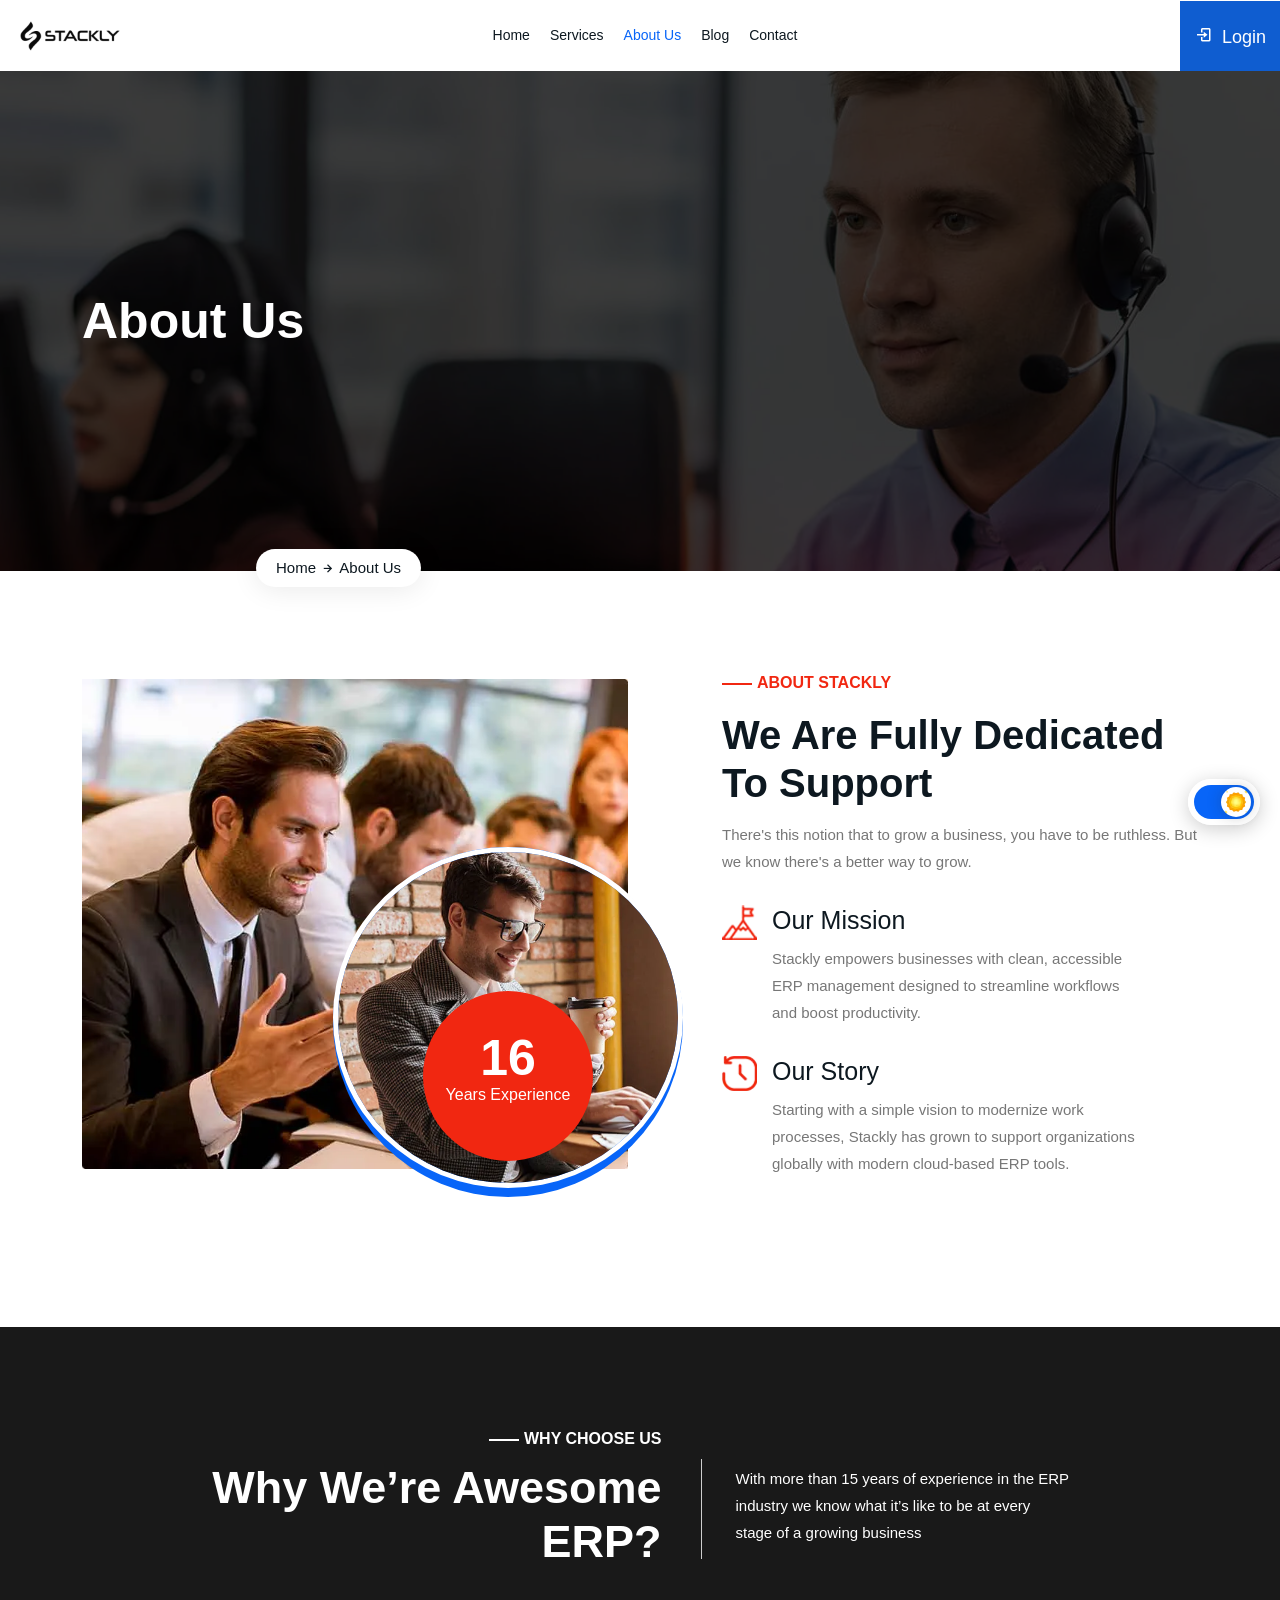
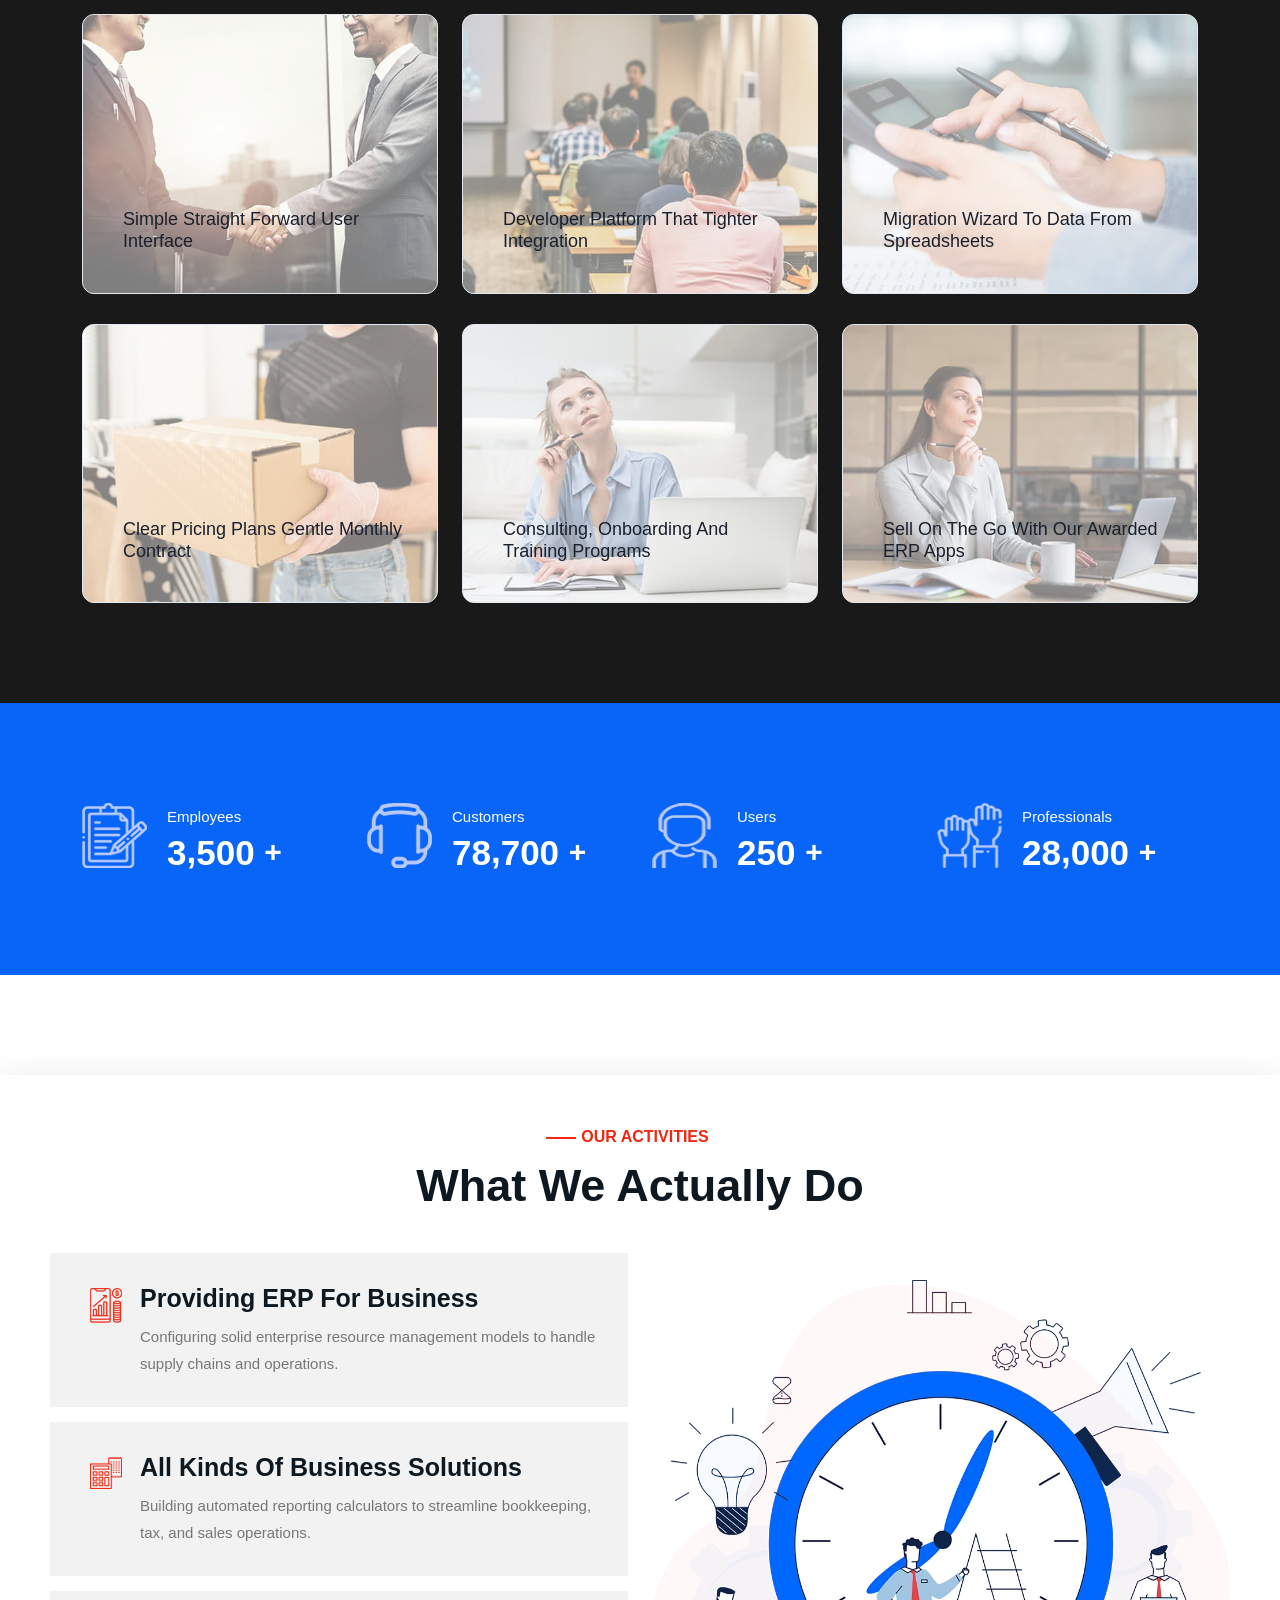
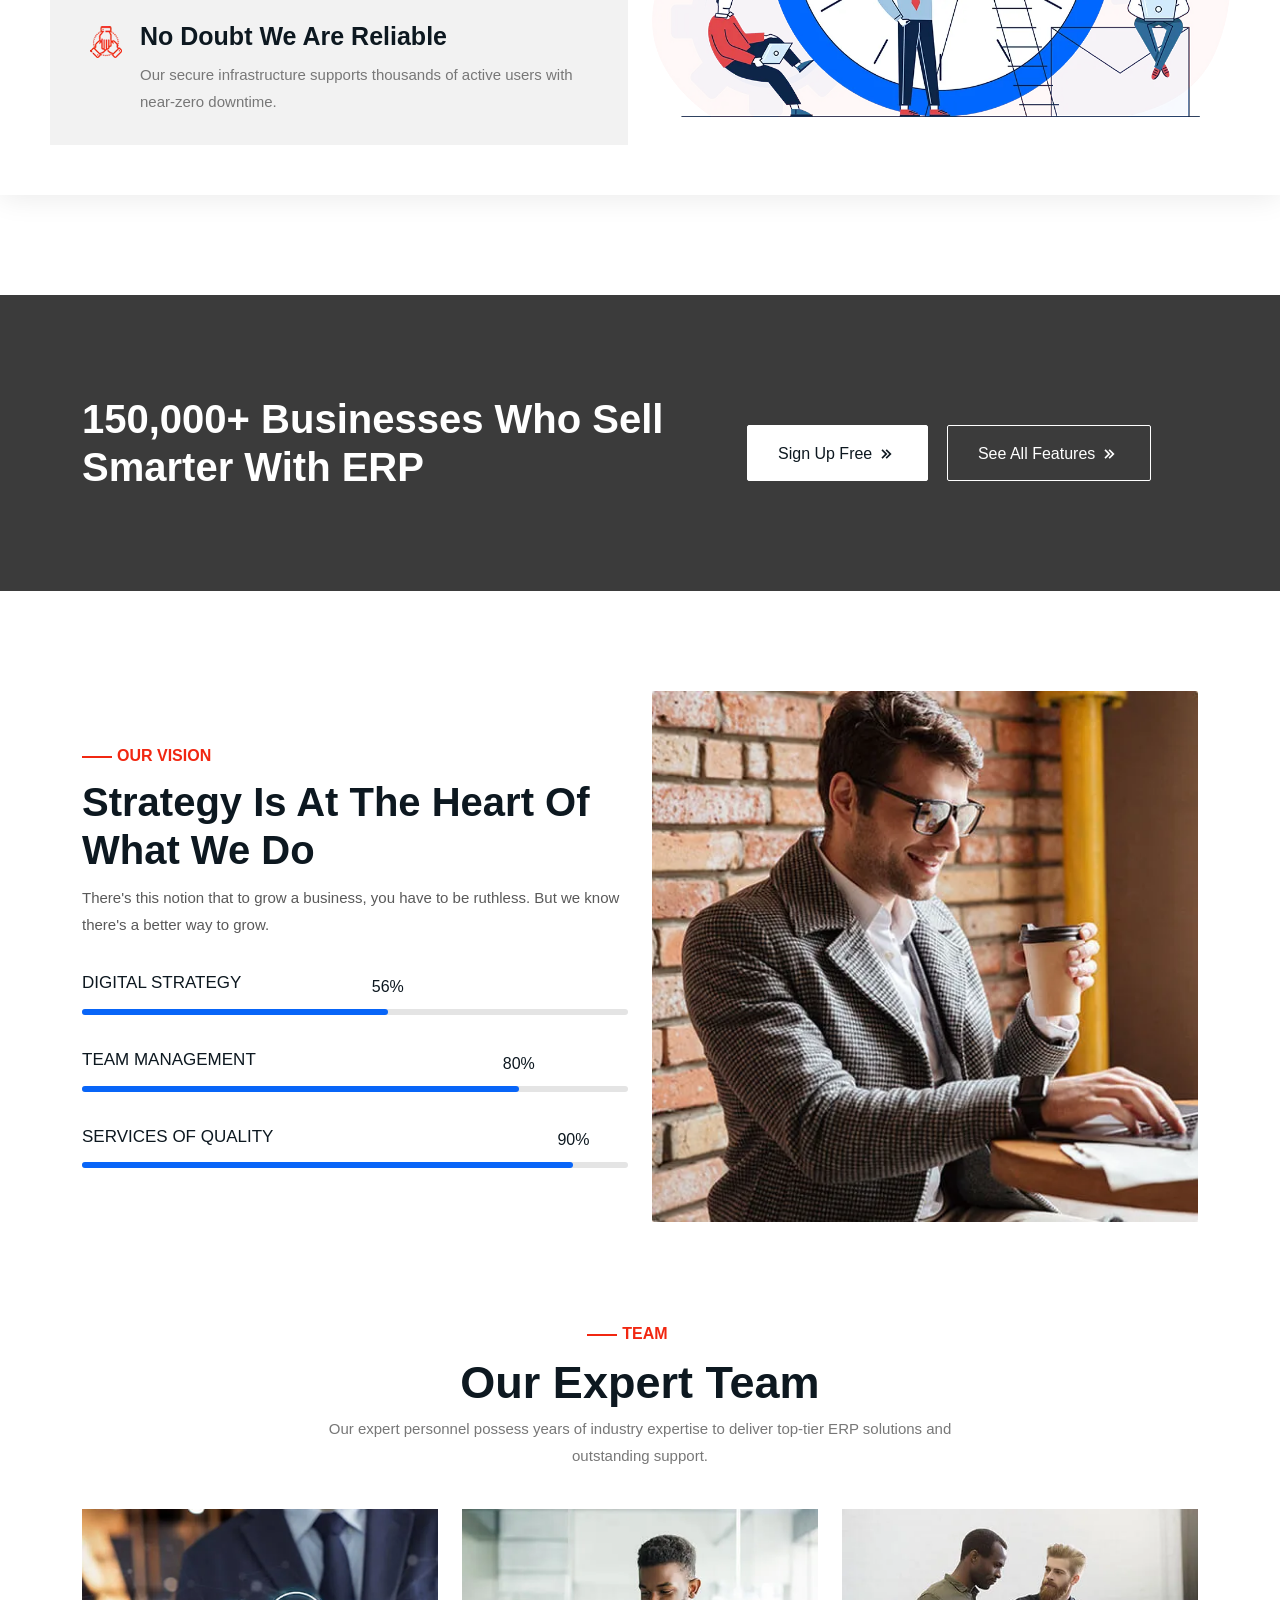
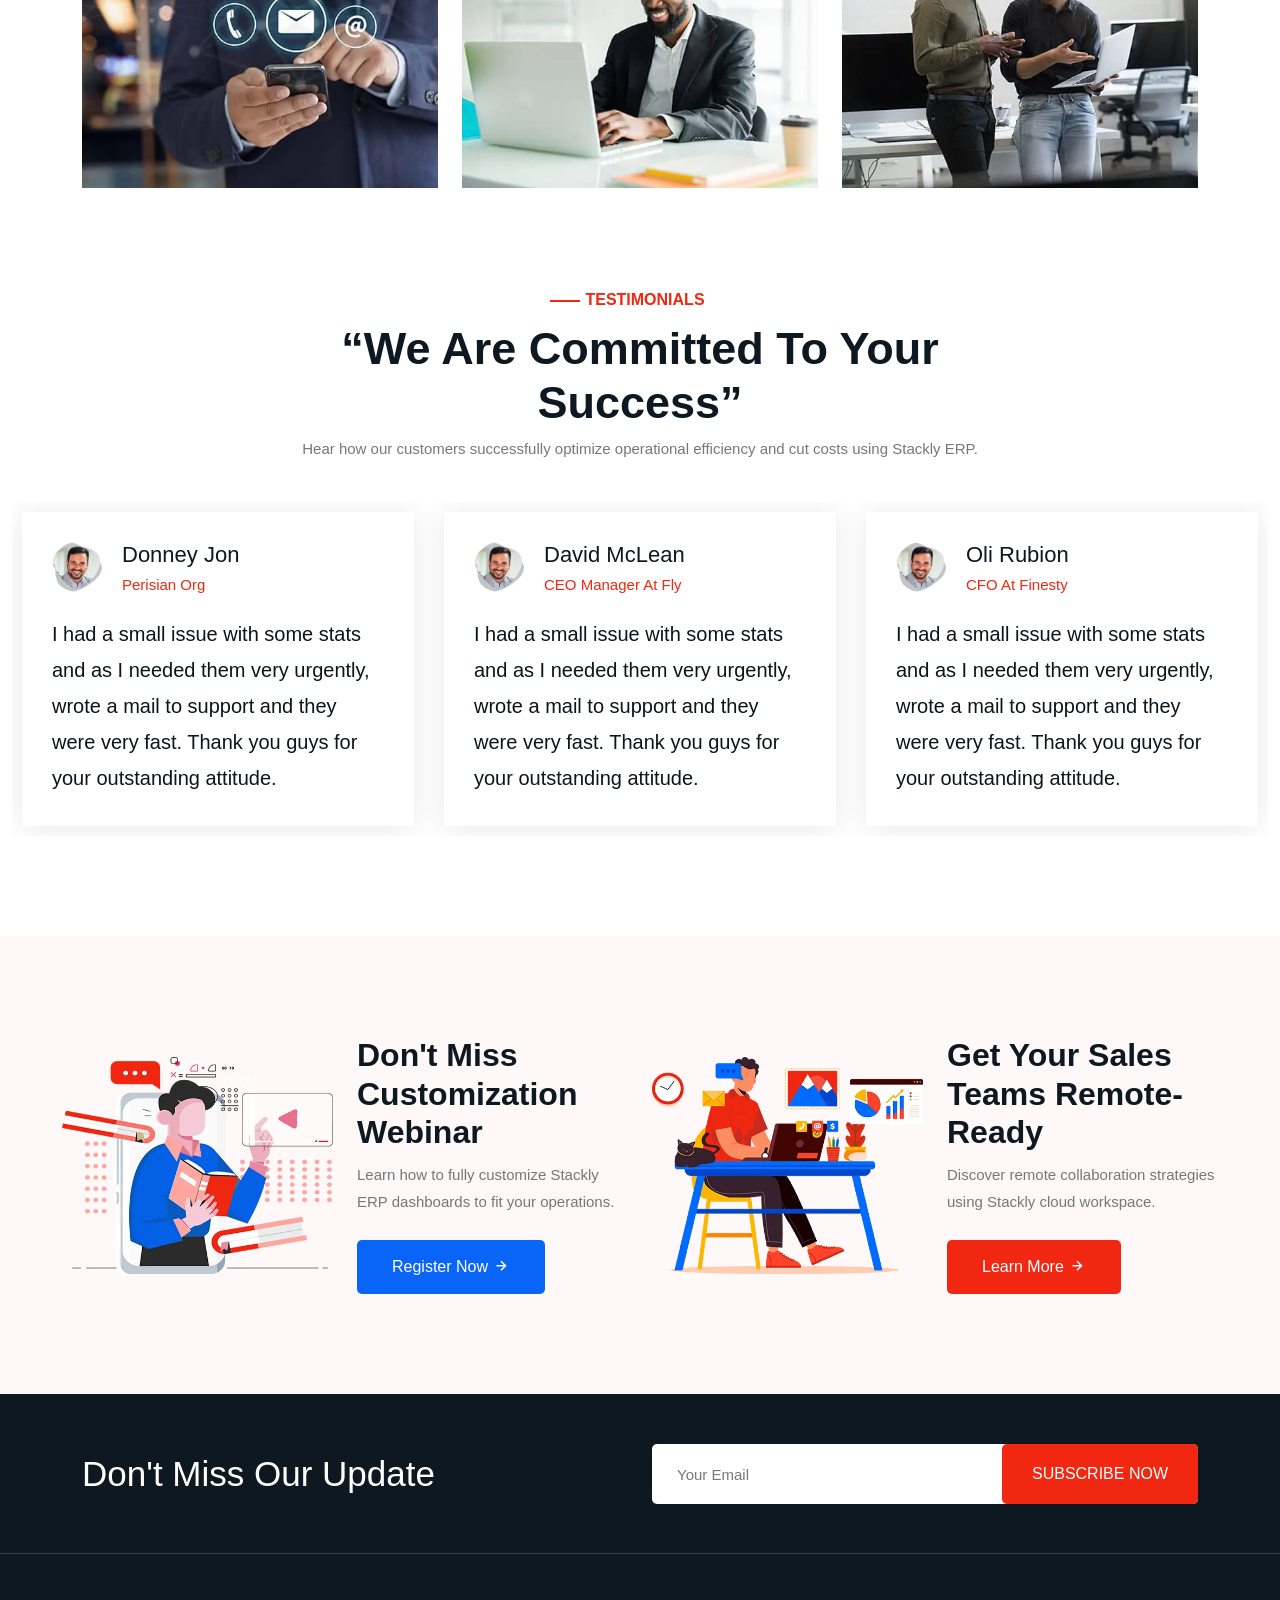
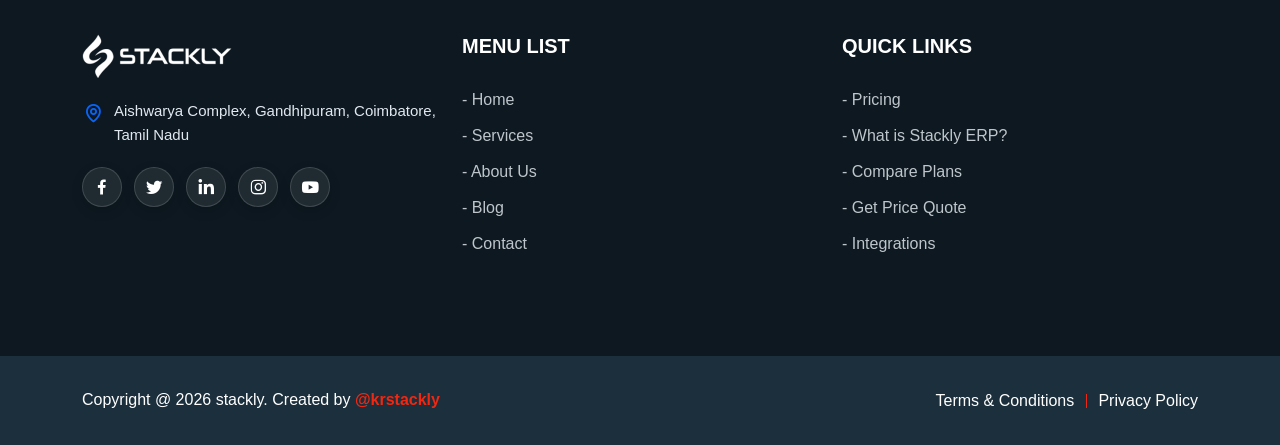
<file: about.html>
<!DOCTYPE html>
<html lang="zxx">

<head>
    <!-- Required meta tags -->
    <meta charset="utf-8">
    <meta name="viewport" content="width=device-width, initial-scale=1, shrink-to-fit=no">
    <!-- Bootstrap CSS -->
    <link rel="stylesheet" href="css/bootstrap.min.css">
    <!-- Animate CSS -->
    <link rel="stylesheet" href="css/animate.min.css">
    <!--=== BoxIcons CSS ===-->
    <link rel="stylesheet" href="css/boxicons.min.css">
    <!-- Owl Carousel CSS -->
    <link rel="stylesheet" href="css/owl.carousel.min.css">
    <!-- Owl Default CSS -->
    <link rel="stylesheet" href="css/owl.theme.default.min.css">
    <!-- Magnific Popup CSS -->
    <link rel="stylesheet" href="css/magnific-popup.min.css">
    <!-- Odometer CSS -->
    <link rel="stylesheet" href="css/odometer.min.css">
    <!-- Nice Select CSS -->
    <link rel="stylesheet" href="css/nice-select.min.css">
    <!--=== MeanMenu CSS ===-->
    <link rel="stylesheet" href="css/meanmenu.min.css">
    <!-- Style CSS -->
    <link rel="stylesheet" href="css/style.css">
    <!-- Dark CSS -->
    <link rel="stylesheet" href="css/dark.css">
    <!-- Responsive CSS -->
    <link rel="stylesheet" href="css/responsive.css">

    <!--=== Title ===-->
    <title>About Us - Stackly ERP Solutions</title>
    <link rel="icon" href="data:,">
</head>

<body>

    <!-- Start Preloader Area -->
    <div class="preloader">
        <div class="spinner"></div>
    </div>
    <!-- End Preloader Area -->

    <!-- Start Navbar Area -->
    <div class="navbar-area">
        <div class="main-responsive-nav">
            <div class="container">
                <div class="main-responsive-menu">
                    <div class="logo">
                        <a href="index.html">
                            <img src="images/logo black.webp" class="black-logo" alt="logo">
                            <img src="images/logo.webp" class="white-logo" alt="logo">
                        </a>
                    </div>
                </div>
            </div>
        </div>

        <div class="main-navbar">
            <div class="container-fluid p-0">
                <nav class="navbar navbar-expand-md navbar-light">
                    <a class="navbar-brand" href="index.html">
                        <img src="images/logo black.webp" class="black-logo" alt="logo">
                        <img src="images/logo.webp" class="white-logo" alt="logo">
                    </a>

                    <div class="collapse navbar-collapse mean-menu" id="navbarSupportedContent">
                        <ul class="navbar-nav">
                            <li class="nav-item">
                                <a href="index.html" class="nav-link">
                                        Home
                                    </a>
                            </li>

                            <li class="nav-item">
                                <a href="services.html" class="nav-link">
                                        Services
                                    </a>
                            </li>

                            <li class="nav-item">
                                <a href="about.html" class="nav-link active">
                                        About Us
                                    </a>
                            </li>

                            <li class="nav-item">
                                <a href="blog.html" class="nav-link">
                                        Blog
                                    </a>
                            </li>

                            <li class="nav-item">
                                <a href="contact.html" class="nav-link">
                                        Contact
                                    </a>
                            </li>

                            <li class="nav-item d-md-none">
                                <a href="login.html" class="nav-link">
                                        Login
                                    </a>
                            </li>
                        </ul>

                        <div class="others-options">
                            <div class="d-flex align-items-center">
                                <div class="option-item">
                                    <a href="login.html" class="call-button">
                                            <i class='bx bx-log-in'></i>
                                            Login
                                        </a>
                                </div>
                            </div>
                        </div>
                    </div>
                </nav>
            </div>
        </div>
    </div>
    <!-- End Navbar Area -->

    <!-- Start Page Title Area -->
    <div class="page-title-area item-bg-2">
        <div class="d-table">
            <div class="d-table-cell">
                <div class="container">
                    <div class="page-title-content">
                        <h2>About Us</h2>
                        <ul>
                            <li>
                                <a href="index.html">Home</a>
                                <i class='bx bx-right-arrow-alt'></i>
                            </li>
                            <li>About Us</li>
                        </ul>
                    </div>
                </div>
            </div>
        </div>
    </div>
    <!-- End Page Title Area -->

    <!-- Start Experience Area -->
    <section class="experience-area pt-100">
        <div class="container">
            <div class="row align-items-center">
                <div class="col-lg-6">
                    <div class="experience-image wow animate__fadeInLeft" data-wow-delay="0.1s">
                        <img src="images/about/about1.webp" alt="image">
                        <div class="text">
                            <img src="images/about/about2.webp" alt="image">
                            <p><span>16</span>Years Experience</p>
                        </div>
                    </div>
                </div>

                <div class="col-lg-6">
                    <div class="experience-content wow animate__fadeInRight" data-wow-delay="0.2s">
                        <span>About Stackly</span>
                        <h2>We Are Fully Dedicated To Support</h2>
                        <p>There's this notion that to grow a business, you have to be ruthless. But we know there's a better way to grow.</p>

                        <div class="experience-text">
                            <div class="icon">
                                <img src="images/icons/goal.webp" alt="image">
                            </div>
                            <h3>Our Mission</h3>
                            <p>Stackly empowers businesses with clean, accessible ERP management designed to streamline workflows and boost productivity.</p>
                        </div>

                        <div class="experience-text">
                            <div class="icon">
                                <img src="images/icons/history.webp" alt="image">
                            </div>
                            <h3>Our Story</h3>
                            <p>Starting with a simple vision to modernize work processes, Stackly has grown to support organizations globally with modern cloud-based ERP tools.</p>
                        </div>
                    </div>
                </div>
            </div>
        </div>
    </section>
    <!-- End Experience Area -->

    <!-- Start Why Choose Area -->
    <section class="why-choose-area pt-100 pb-70">
        <div class="container">
            <div class="section-title-two">
                <div class="row align-items-center">
                    <div class="col-lg-7">
                        <div class="title">
                            <span>Why Choose Us</span>
                            <h2>Why We’re Awesome ERP?</h2>
                        </div>
                    </div>
                    <div class="col-lg-5">
                        <div class="text">
                            <p>With more than 15 years of experience in the ERP industry we know what it’s like to be at every stage of a growing business</p>
                        </div>
                    </div>
                </div>
            </div>

            <div class="row">
                <div class="col-lg-4 col-md-6">
                    <div class="single-choose-item wow animate__fadeInUp" data-wow-delay="0.1s">
                        <img src="images/choose/image1.webp" alt="image">

                        <div class="title">
                            <h3>Simple Straight Forward User Interface</h3>
                        </div>

                        <div class="content">
                            <div class="inner-content">
                                <h3>
                                    <a href="404.html">Simple Straight Forward User Interface</a>
                                </h3>
                                <p>Intuitive dashboard layout designed to minimize training time and maximize team efficiency.</p>
                            </div>
                        </div>
                    </div>
                </div>

                <div class="col-lg-4 col-md-6">
                    <div class="single-choose-item wow animate__fadeInUp" data-wow-delay="0.2s">
                        <img src="images/choose/image2.webp" alt="image">

                        <div class="title">
                            <h3>Developer Platform That Tighter Integration</h3>
                        </div>

                        <div class="content">
                            <div class="inner-content">
                                <h3>
                                    <a href="404.html">Developer Platform That Tighter Integration</a>
                                </h3>
                                <p>Robust REST APIs and webhooks designed to fit seamlessly with your current technical stack.</p>
                            </div>
                        </div>
                    </div>
                </div>

                <div class="col-lg-4 col-md-6">
                    <div class="single-choose-item wow animate__fadeInUp" data-wow-delay="0.3s">
                        <img src="images/choose/image3.webp" alt="image">

                        <div class="title">
                            <h3>Migration Wizard To Data From Spreadsheets</h3>
                        </div>

                        <div class="content">
                            <div class="inner-content">
                                <h3>
                                    <a href="404.html">Migration Wizard To Data From Spreadsheets</a>
                                </h3>
                                <p>Easily import legacy user records, transactions, and project data with our smart CSV parser.</p>
                            </div>
                        </div>
                    </div>
                </div>

                <div class="col-lg-4 col-md-6">
                    <div class="single-choose-item wow animate__fadeInUp" data-wow-delay="0.4s">
                        <img src="images/choose/image4.webp" alt="image">

                        <div class="title">
                            <h3>Clear Pricing Plans Gentle Monthly Contract</h3>
                        </div>

                        <div class="content">
                            <div class="inner-content">
                                <h3>
                                    <a href="404.html">Clear Pricing Plans Gentle Monthly Contract</a>
                                </h3>
                                <p>No hidden fees or locked annual contracts. Scale up or down as your requirements evolve.</p>
                            </div>
                        </div>
                    </div>
                </div>

                <div class="col-lg-4 col-md-6">
                    <div class="single-choose-item wow animate__fadeInUp" data-wow-delay="0.5s">
                        <img src="images/choose/image5.webp" alt="image">

                        <div class="title">
                            <h3>Consulting, Onboarding And Training Programs</h3>
                        </div>

                        <div class="content">
                            <div class="inner-content">
                                <h3>
                                    <a href="404.html">Consulting, Onboarding And Training Programs</a>
                                </h3>
                                <p>Dedicated customer support guides to onboard your teams and resolve technical hurdles quickly.</p>
                            </div>
                        </div>
                    </div>
                </div>

                <div class="col-lg-4 col-md-6">
                    <div class="single-choose-item wow animate__fadeInUp" data-wow-delay="0.6s">
                        <img src="images/choose/image6.webp" alt="image">

                        <div class="title">
                            <h3>Sell On The Go With Our Awarded ERP Apps</h3>
                        </div>

                        <div class="content">
                            <div class="inner-content">
                                <h3>
                                    <a href="404.html">Sell On The Go With Our Awarded ERP Apps</a>
                                </h3>
                                <p>Optimized mobile design so that your team stays connected to your core metrics, anywhere.</p>
                            </div>
                        </div>
                    </div>
                </div>
            </div>
        </div>
    </section>
    <!-- End Why Choose Area -->

    <!-- Start Fun Facts Area -->
    <section class="fun-facts-area pt-100 pb-70">
        <div class="container">
            <div class="row">
                <div class="col-lg-3 col-sm-6">
                    <div class="single-fun-fact wow animate__fadeInUp" data-wow-delay="0.1s">
                        <div class="image">
                            <img src="images/fun-facts-icon/1.webp" alt="image">
                        </div>
                        <p>Employees</p>
                        <h3>
                            <span class="odometer" data-count="3500">00</span>
                            <span class="sign-icon">+</span>
                        </h3>
                    </div>
                </div>

                <div class="col-lg-3 col-sm-6">
                    <div class="single-fun-fact wow animate__fadeInUp" data-wow-delay="0.2s">
                        <div class="image">
                            <img src="images/fun-facts-icon/2.webp" alt="image">
                        </div>
                        <p>Customers</p>
                        <h3>
                            <span class="odometer" data-count="78700">00</span>
                            <span class="sign-icon">+</span>
                        </h3>
                    </div>
                </div>

                <div class="col-lg-3 col-sm-6">
                    <div class="single-fun-fact wow animate__fadeInUp" data-wow-delay="0.3s">
                        <div class="image">
                            <img src="images/fun-facts-icon/3.webp" alt="image">
                        </div>
                        <p>Users</p>
                        <h3>
                            <span class="odometer" data-count="250">00</span>
                            <span class="sign-icon">+</span>
                        </h3>
                    </div>
                </div>

                <div class="col-lg-3 col-sm-6">
                    <div class="single-fun-fact wow animate__fadeInUp" data-wow-delay="0.4s">
                        <div class="image">
                            <img src="images/fun-facts-icon/4.webp" alt="image">
                        </div>
                        <p>Professionals</p>
                        <h3>
                            <span class="odometer" data-count="28000">00</span>
                            <span class="sign-icon">+</span>
                        </h3>
                    </div>
                </div>
            </div>
        </div>
    </section>
    <!-- End Fun Facts Area -->

    <!-- Start Features Area -->
    <section class="features-area bg-color ptb-100">
        <div class="container">
            <div class="section-title">
                <span>Our Activities</span>
                <h2>What We Actually Do</h2>
            </div>

            <div class="row align-items-center">
                <div class="col-lg-6">
                    <div class="features-content wow animate__fadeInLeft" data-wow-delay="0.1s">
                        <div class="image">
                            <img src="images/icons/sales.webp" alt="image">
                        </div>
                        <h3>Providing ERP For Business</h3>
                        <p>Configuring solid enterprise resource management models to handle supply chains and operations.</p>
                    </div>

                    <div class="features-content wow animate__fadeInLeft" data-wow-delay="0.2s">
                        <div class="image">
                            <img src="images/icons/calculator.webp" alt="image">
                        </div>
                        <h3>All Kinds of Business Solutions</h3>
                        <p>Building automated reporting calculators to streamline bookkeeping, tax, and sales operations.</p>
                    </div>

                    <div class="features-content wow animate__fadeInLeft" data-wow-delay="0.3s">
                        <div class="image">
                            <img src="images/icons/team.webp" alt="image">
                        </div>
                        <h3>No Doubt We are Reliable</h3>
                        <p>Our secure infrastructure supports thousands of active users with near-zero downtime.</p>
                    </div>
                </div>

                <div class="col-lg-6">
                    <div class="features-image wow animate__fadeInRight" data-wow-delay="0.2s">
                        <img src="images/features.webp" alt="image">
                    </div>
                </div>
            </div>
        </div>
    </section>
    <!-- End Features Area -->

    <!-- Start Smarter Area -->
    <section class="smarter-area bg-color pt-100">
        <div class="container">
            <div class="row">
                <div class="col-lg-7">
                    <div class="smarter-content wow animate__zoomIn">
                        <h2>150,000+ Businesses Who Sell Smarter With ERP</h2>
                    </div>
                </div>

                <div class="col-lg-5">
                    <div class="smarter-btn wow animate__zoomIn">
                        <a href="404.html" class="btn-one">
                            Sign Up Free
                            <i class='bx bx-chevrons-right'></i>
                        </a>
                        <a href="404.html" class="btn-two">
                            See All Features
                            <i class='bx bx-chevrons-right'></i>
                        </a>
                    </div>
                </div>
            </div>
        </div>
    </section>
    <!-- End Smarter Area -->

    <!-- Start Vision Area -->
    <section class="vision-area pt-100">
        <div class="container">
            <div class="row align-items-center">
                <div class="col-lg-6">
                    <div class="vision-content wow animate__fadeInLeft" data-wow-delay="0.1s">
                        <span>Our Vision</span>
                        <h2>Strategy is at the Heart of What We Do</h2>
                        <p>There's this notion that to grow a business, you have to be ruthless. But we know there's a better way to grow.</p>
                    </div>

                    <div class="skill-bar wow animate__fadeInLeft" data-wow-delay="0.2s" data-percentage="56%">
                        <p class="progress-title-holder">
                            <span class="progress-title">Digital Strategy</span>
                            <span class="progress-number-wrapper">
                                <span class="progress-number-mark">
                                    <span class="percent"></span>
                                    <span class="down-arrow"></span>
                                </span>
                            </span>
                        </p>
                        <div class="progress-content-outter">
                            <div class="progress-content"></div>
                        </div>
                    </div>

                    <div class="skill-bar wow animate__fadeInLeft" data-wow-delay="0.3s" data-percentage="80%">
                        <p class="progress-title-holder">
                            <span class="progress-title">Team Management</span>
                            <span class="progress-number-wrapper">
                                <span class="progress-number-mark">
                                    <span class="percent"></span>
                                    <span class="down-arrow"></span>
                                </span>
                            </span>
                        </p>
                        <div class="progress-content-outter">
                            <div class="progress-content"></div>
                        </div>
                    </div>

                    <div class="skill-bar wow animate__fadeInLeft" data-wow-delay="0.4s" data-percentage="90%">
                        <p class="progress-title-holder">
                            <span class="progress-title">Services Of Quality</span>
                            <span class="progress-number-wrapper">
                                <span class="progress-number-mark">
                                    <span class="percent"></span>
                                    <span class="down-arrow"></span>
                                </span>
                            </span>
                        </p>
                        <div class="progress-content-outter">
                            <div class="progress-content"></div>
                        </div>
                    </div>
                </div>

                <div class="col-lg-6">
                    <div class="vision-image wow animate__fadeInRight" data-wow-delay="0.2s">
                        <img src="images/about/about2.webp" alt="image">
                    </div>
                </div>
            </div>
        </div>
    </section>
    <!-- End Vision Area -->

    <!-- Start Team Area -->
    <section class="team-area pt-100 pb-70">
        <div class="container">
            <div class="section-title">
                <span>Team</span>
                <h2>Our Expert Team</h2>
                <p>Our expert personnel possess years of industry expertise to deliver top-tier ERP solutions and outstanding support.</p>
            </div>

            <div class="row">
                <div class="col-lg-4 col-md-6">
                    <div class="team-item wow animate__fadeInUp" data-wow-delay="0.1s">
                        <div class="image">
                            <img src="images/accompany/image1.webp" alt="image">

                            <ul class="social">
                                <li>
                                    <a href="404.html">
                                        <i class='bx bxl-facebook'></i>
                                    </a>
                                </li>
                                <li>
                                    <a href="404.html">
                                        <i class='bx bxl-twitter'></i>
                                    </a>
                                </li>
                                <li>
                                    <a href="404.html">
                                        <i class='bx bxl-linkedin'></i>
                                    </a>
                                </li>
                                <li>
                                    <a href="404.html">
                                        <i class='bx bxl-instagram'></i>
                                    </a>
                                </li>
                            </ul>

                            <div class="content">
                                <h3>Alex Maxwel</h3>
                                <span>Founder</span>
                            </div>
                        </div>
                    </div>
                </div>

                <div class="col-lg-4 col-md-6">
                    <div class="team-item wow animate__fadeInUp" data-wow-delay="0.2s">
                        <div class="image">
                            <img src="images/accompany/image2.webp" alt="image">

                            <ul class="social">
                                <li>
                                    <a href="404.html">
                                        <i class='bx bxl-facebook'></i>
                                    </a>
                                </li>
                                <li>
                                    <a href="404.html">
                                        <i class='bx bxl-twitter'></i>
                                    </a>
                                </li>
                                <li>
                                    <a href="404.html">
                                        <i class='bx bxl-linkedin'></i>
                                    </a>
                                </li>
                                <li>
                                    <a href="404.html">
                                        <i class='bx bxl-instagram'></i>
                                    </a>
                                </li>
                            </ul>

                            <div class="content">
                                <h3>Nikola Tesla</h3>
                                <span>Chief Executive</span>
                            </div>
                        </div>
                    </div>
                </div>

                <div class="col-lg-4 col-md-6">
                    <div class="team-item wow animate__fadeInUp" data-wow-delay="0.3s">
                        <div class="image">
                            <img src="images/accompany/image3.webp" alt="image">

                            <ul class="social">
                                <li>
                                    <a href="404.html">
                                        <i class='bx bxl-facebook'></i>
                                    </a>
                                </li>
                                <li>
                                    <a href="404.html">
                                        <i class='bx bxl-twitter'></i>
                                    </a>
                                </li>
                                <li>
                                    <a href="404.html">
                                        <i class='bx bxl-linkedin'></i>
                                    </a>
                                </li>
                                <li>
                                    <a href="404.html">
                                        <i class='bx bxl-instagram'></i>
                                    </a>
                                </li>
                            </ul>

                            <div class="content">
                                <h3>Charles Darwin</h3>
                                <span>Managing Partner</span>
                            </div>
                        </div>
                    </div>
                </div>
            </div>
        </div>
    </section>
    <!-- End Team Area -->

    <!-- Start Feedback Area -->
    <section class="feedback-area pb-100">
        <div class="container-fluid">
            <div class="section-title">
                <span>Testimonials</span>
                <h2>“We Are Committed To Your Success”</h2>
                <p>Hear how our customers successfully optimize operational efficiency and cut costs using Stackly ERP.</p>
            </div>

            <div class="feedback-slider owl-carousel owl-theme wow animate__fadeInUp" data-wow-delay="0.1s">
                <div class="feedback-item">
                    <div class="feedback-info">
                        <img src="images/testimonials/image1.webp" alt="image">
                        <h4>Donney Jon</h4>
                        <span>Perisian Org</span>
                    </div>
                    <p>I had a small issue with some stats and as I needed them very urgently, wrote a mail to support and they were very fast. Thank you guys for your outstanding attitude.</p>
                </div>

                <div class="feedback-item">
                    <div class="feedback-info">
                        <img src="images/testimonials/image1.webp" alt="image">
                        <h4>David McLean</h4>
                        <span>CEO Manager At Fly</span>
                    </div>
                    <p>I had a small issue with some stats and as I needed them very urgently, wrote a mail to support and they were very fast. Thank you guys for your outstanding attitude.</p>
                </div>

                <div class="feedback-item">
                    <div class="feedback-info">
                        <img src="images/testimonials/image1.webp" alt="image">
                        <h4>Oli Rubion</h4>
                        <span>CFO At Finesty</span>
                    </div>
                    <p>I had a small issue with some stats and as I needed them very urgently, wrote a mail to support and they were very fast. Thank you guys for your outstanding attitude.</p>
                </div>
            </div>
        </div>
    </section>
    <!-- End Feedback Area -->

    <!-- Start Overview Area -->
    <section class="overview-area ptb-100">
        <div class="container-fluid">
            <div class="row">
                <div class="col-lg-6">
                    <div class="row align-items-center">
                        <div class="col-lg-6">
                            <div class="overview-image wow animate__fadeInLeft" data-wow-delay="0.1s">
                                <img src="images/overview/image1.webp" alt="image">
                            </div>
                        </div>

                        <div class="col-lg-6">
                            <div class="overview-content wow animate__fadeInRight" data-wow-delay="0.2s">
                                <h2>Don't Miss Customization Webinar</h2>
                                <p>Learn how to fully customize Stackly ERP dashboards to fit your operations.</p>
                                <a href="404.html" class="btn-one">
                                    Register Now
                                    <i class='bx bx-right-arrow-alt'></i>
                                </a>
                            </div>
                        </div>
                    </div>
                </div>

                <div class="col-lg-6">
                    <div class="row align-items-center">
                        <div class="col-lg-6">
                            <div class="overview-image wow animate__fadeInLeft" data-wow-delay="0.2s">
                                <img src="images/overview/image2.webp" alt="image">
                            </div>
                        </div>

                        <div class="col-lg-6">
                            <div class="overview-content wow animate__fadeInRight" data-wow-delay="0.3s">
                                <h2>Get your Sales Teams Remote-Ready</h2>
                                <p>Discover remote collaboration strategies using Stackly cloud workspace.</p>
                                <a href="404.html" class="btn-two">
                                    Learn More
                                    <i class='bx bx-right-arrow-alt'></i>
                                </a>
                            </div>
                        </div>
                    </div>
                </div>
            </div>
        </div>
    </section>
    <!-- End Overview Area -->

    <!-- Start Footer Area -->
    <section class="footer-area pb-70">
        <div class="subscribe-area">
            <div class="container">
                <div class="row align-items-center">
                    <div class="col-lg-6 col-md-6">
                        <div class="subscribe-content">
                            <h3>Don't Miss Our Update</h3>
                        </div>
                    </div>

                    <div class="col-lg-6 col-md-6">
                        <form class="newsletter-form" id="newsletterForm" onsubmit="return handleNewsletter(event)">
                            <input type="email" class="input-newsletter" id="newsletterEmail" placeholder="Your Email" name="EMAIL" required autocomplete="off">
                            <button type="submit">
                                Subscribe Now
                            </button>

                            <div id="validator-newsletter" class="form-result"></div>
                        </form>
                        <script>
                        function handleNewsletter(e) {
                            e.preventDefault();
                            var emailInput = e.target.querySelector('input[type="email"]') || document.getElementById('newsletterEmail');
                            var email = emailInput ? emailInput.value.trim() : '';
                            var res = e.target.querySelector('.form-result') || document.getElementById('validator-newsletter');
                            var emailRegex = /^[^\s@]+@[^\s@]+\.[^\s@]+$/;
                            
                            if (!email || !emailRegex.test(email)) {
                                if (res) {
                                    res.className = "validation-danger";
                                    res.innerHTML = '<span style="color:#f12711;font-weight:600;">⚠ Please enter a valid email address.</span>';
                                }
                                return false;
                            }
                            
                            if (res) {
                                res.innerHTML = '';
                            }
                            window.location.href = '404.html';
                            return false;
                        }
                        </script>
                    </div>
                </div>
            </div>
        </div>

        <div class="container">
            <div class="row">
                <div class="col-lg-4 col-sm-6 wow animate__fadeInUp" data-wow-delay="0.1s">
                    <div class="single-footer-widget">
                        <div class="logo" style="margin-bottom: 20px;">
                            <a href="index.html">
                                <img src="images/logo.webp" alt="logo" style="max-width: 150px;">
                            </a>
                        </div>
                        <ul class="address-info" style="list-style: none; padding-left: 0; margin-bottom: 0;">
                            <li style="font-size: 15px; line-height: 1.8; display: flex; align-items: flex-start;">
                                <i class='bx bx-map' style="color: #0865f8; margin-right: 10px; font-size: 22px; margin-top: 3px; flex-shrink: 0;"></i>
                                <span style="font-size: 15px; line-height: 1.6;">Aishwarya Complex, Gandhipuram, Coimbatore, Tamil Nadu</span>
                            </li>
                        </ul>
                        <div class="footer-social-links">
                            <a href="404.html" title="Facebook"><i class='bx bxl-facebook'></i></a>
                            <a href="404.html" title="Twitter"><i class='bx bxl-twitter'></i></a>
                            <a href="404.html" title="LinkedIn"><i class='bx bxl-linkedin'></i></a>
                            <a href="404.html" title="Instagram"><i class='bx bxl-instagram'></i></a>
                            <a href="404.html" title="YouTube"><i class='bx bxl-youtube'></i></a>
                        </div>
                    </div>
                </div>

                <div class="col-lg-4 col-sm-6 wow animate__fadeInUp" data-wow-delay="0.2s">
                    <div class="single-footer-widget">
                        <h3>Menu List</h3>
                        <ul class="quick-links">
                            <li>
                                <a href="index.html">- Home</a>
                            </li>
                            <li>
                                <a href="services.html">- Services</a>
                            </li>
                            <li>
                                <a href="about.html">- About Us</a>
                            </li>
                            <li>
                                <a href="blog.html">- Blog</a>
                            </li>
                            <li>
                                <a href="contact.html">- Contact</a>
                            </li>
                        </ul>
                    </div>
                </div>

                <div class="col-lg-4 col-sm-6 wow animate__fadeInUp" data-wow-delay="0.3s">
                    <div class="single-footer-widget">
                        <h3>Quick Links</h3>
                        <ul class="quick-links">
                            <li>
                                <a href="404.html">- Pricing</a>
                            </li>
                            <li>
                                <a href="404.html">- What is Stackly ERP?</a>
                            </li>
                            <li>
                                <a href="404.html">- Compare Plans</a>
                            </li>
                            <li>
                                <a href="404.html">- Get Price Quote</a>
                            </li>
                            <li>
                                <a href="404.html">- Integrations</a>
                            </li>
                        </ul>
                    </div>
                </div>
            </div>
        </div>
    </section>
    <!-- End Footer Area -->

    <!-- Start Copy Right Area -->
    <div class="copyright-area">
        <div class="container">
            <div class="copyright-area-content">
                <div class="row align-items-center">
                    <div class="col-lg-6 col-md-6">
                        <p>
                            <i class="far fa-copyright"></i> Copyright @
                            <script>
                                document.write(new Date().getFullYear())
                            </script> stackly. Created by
                            <a href="404.html" target="_blank">
                                    @krstackly
                                </a>
                        </p>
                    </div>

                    <div class="col-lg-6 col-md-6">
                        <ul>
                            <li>
                                <a href="404.html">Terms & Conditions</a>
                            </li>
                            <li>
                                <a href="404.html">Privacy Policy</a>
                            </li>
                        </ul>
                    </div>
                </div>
            </div>
        </div>
    </div>
    <!-- End Copy Right Area -->

    <!-- Start Go Top Section -->
    <div class="go-top">
        <i class="bx bx-chevron-up"></i>
        <i class="bx bx-chevron-up"></i>
    </div>
    <!-- End Go Top Section -->

    <!-- Jquery Slim JS -->
    <script src="js/jquery.min.js"></script>
    <!-- Bootstrap JS -->
    <script src="js/bootstrap.bundle.min.js"></script>
    <!--=== MeanMenu JS ===-->
    <script src="js/jquery.meanmenu.min.js"></script>
    <!-- Owl Carousel JS -->
    <script src="js/owl.carousel.min.js"></script>
    <!-- Magnific Popup JS -->
    <script src="js/jquery.magnific-popup.min.js"></script>
    <!-- Appear JS -->
    <script src="js/jquery.appear.min.js"></script>
    <!-- Odometer JS -->
    <script src="js/odometer.min.js"></script>
    <!--=== Form AjaxChimp JS ===-->
    <script src="js/jquery.ajaxchimp.min.js"></script>
    <!-- Form Validator JS -->
    <script src="js/form-validator.min.js"></script>
    <!-- Contact JS -->
    <script src="js/contact-form-script.js"></script>
    <!-- Nice Select JS -->
    <script src="js/jquery.nice-select.min.js"></script>
    <!-- Wow Popup JS -->
    <script src="js/wow.min.js"></script>
    <!-- Custom JS -->
    <script src="js/main.js"></script>
</body>

</html>
</file>
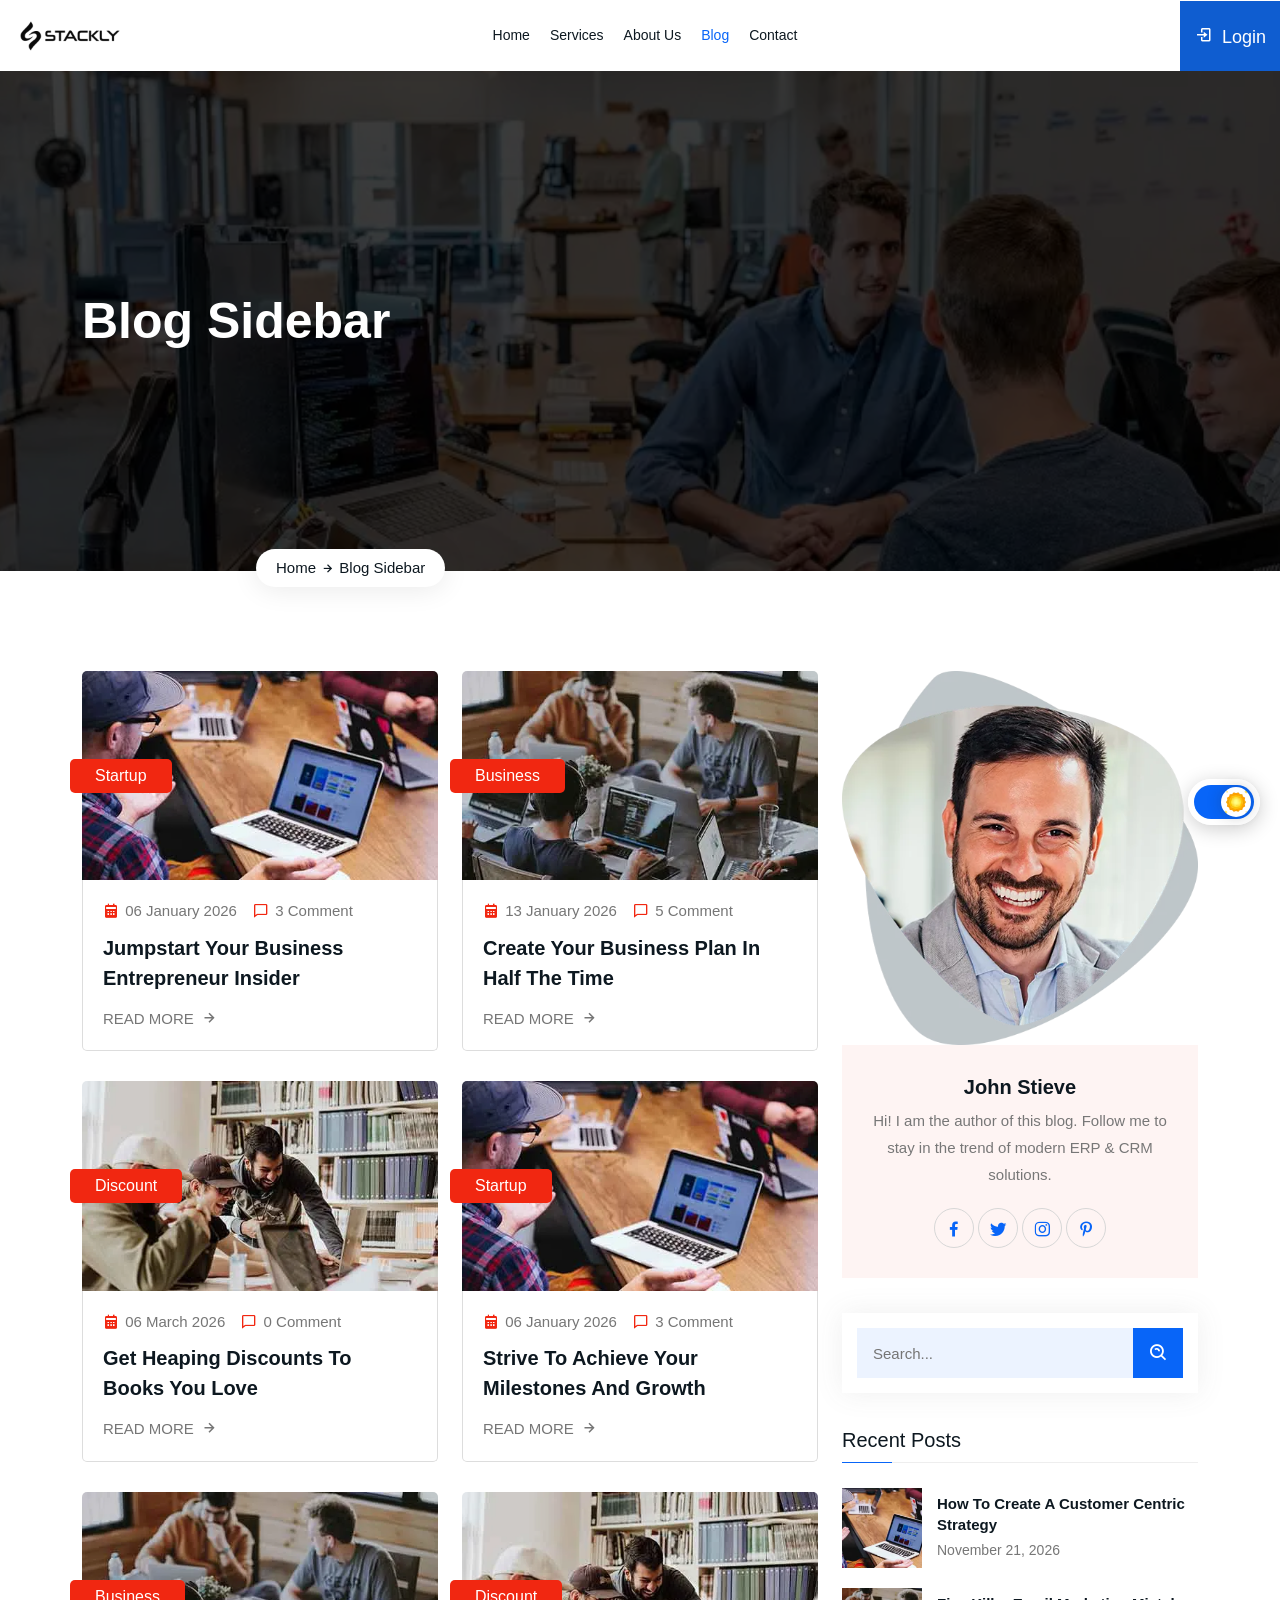
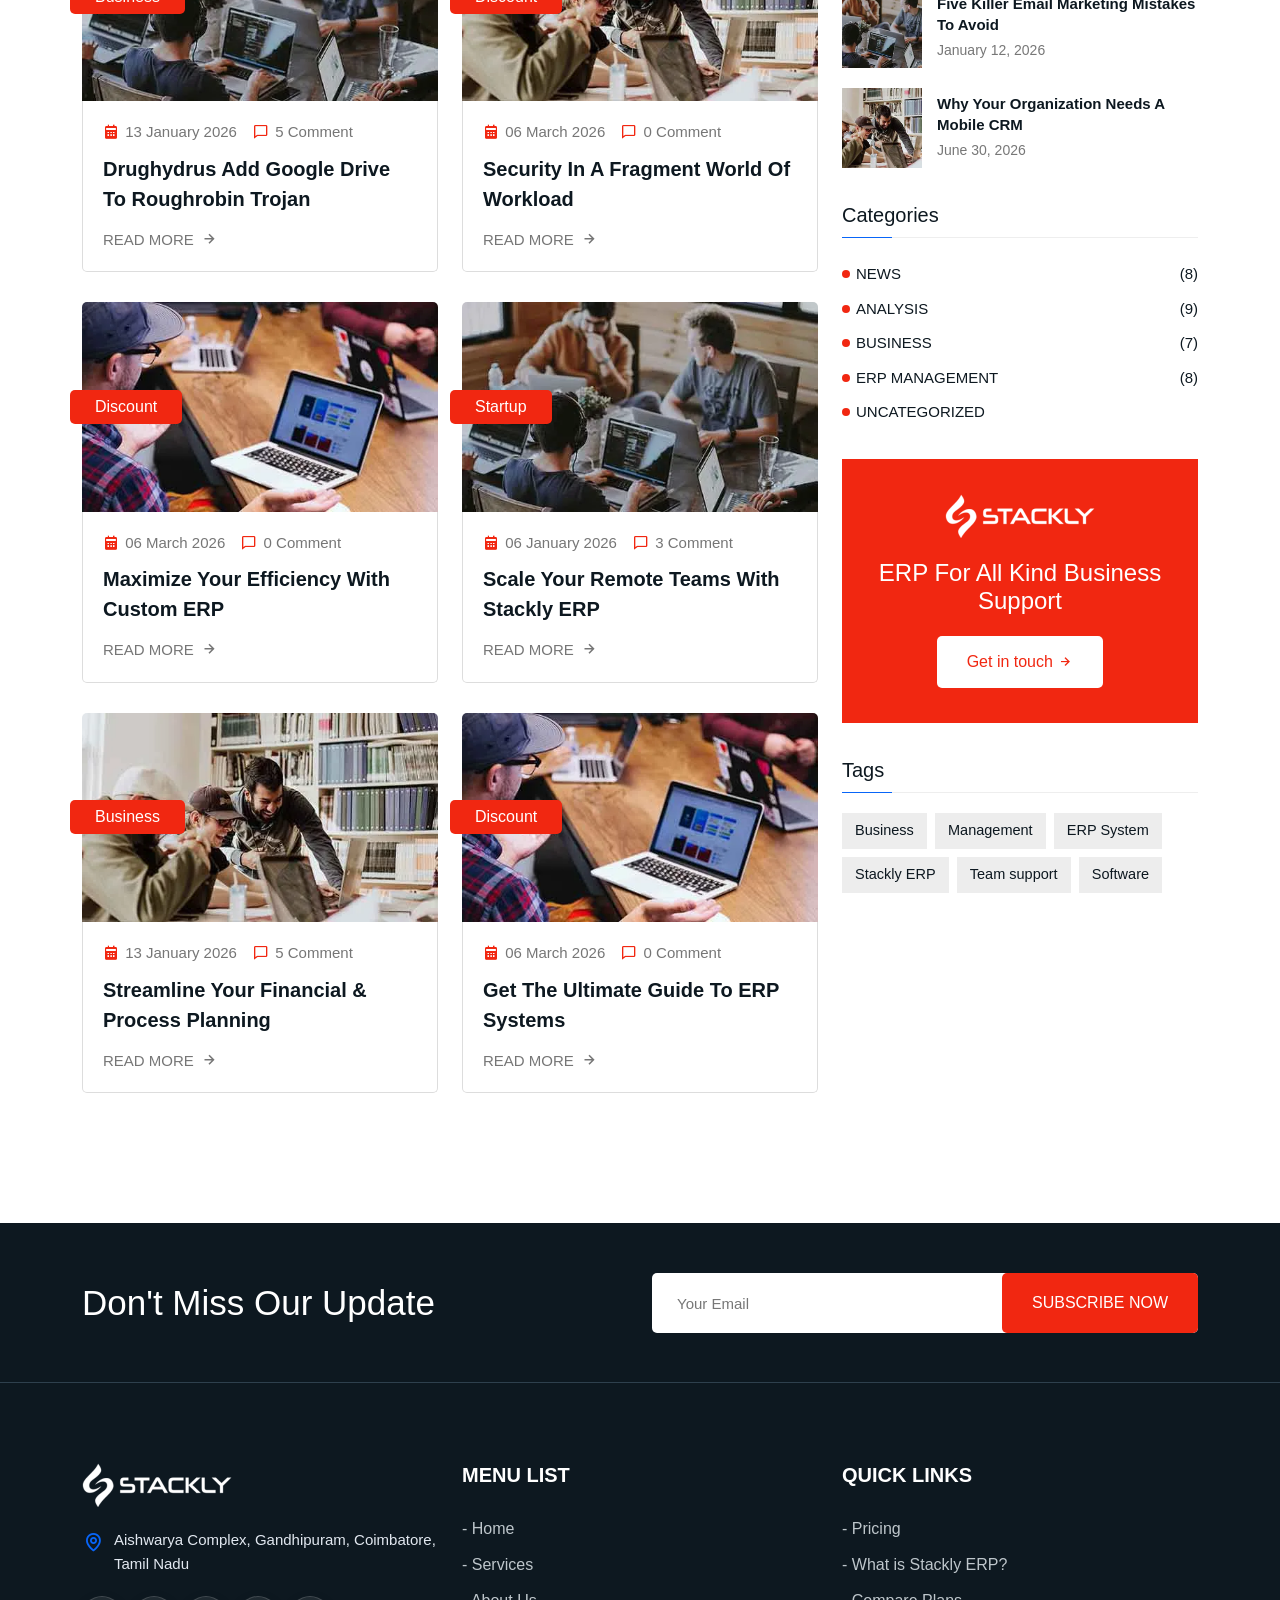
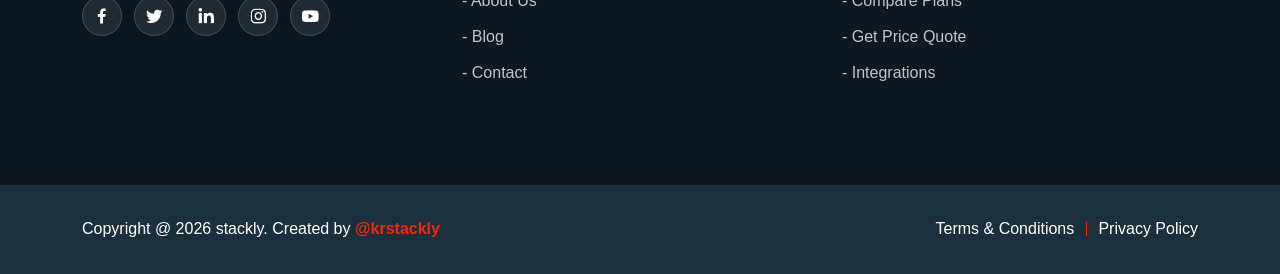
<file: blog.html>
<!DOCTYPE html>
<html lang="zxx">

<head>
    <!-- Required meta tags -->
    <meta charset="utf-8">
    <meta name="viewport" content="width=device-width, initial-scale=1, shrink-to-fit=no">
    
    <!-- Bootstrap CSS -->
    <link rel="stylesheet" href="css/bootstrap.min.css">
    <!-- Animate CSS -->
    <link rel="stylesheet" href="css/animate.min.css">
    <!--=== BoxIcons CSS ===-->
    <link rel="stylesheet" href="css/boxicons.min.css">
    <!-- Owl Carousel CSS -->
    <link rel="stylesheet" href="css/owl.carousel.min.css">
    <!-- Owl Default CSS -->
    <link rel="stylesheet" href="css/owl.theme.default.min.css">
    <!-- Magnific Popup CSS -->
    <link rel="stylesheet" href="css/magnific-popup.min.css">
    <!-- Odometer CSS -->
    <link rel="stylesheet" href="css/odometer.min.css">
    <!-- Nice Select CSS -->
    <link rel="stylesheet" href="css/nice-select.min.css">
    <!--=== MeanMenu CSS ===-->
    <link rel="stylesheet" href="css/meanmenu.min.css">
    <!-- Style CSS -->
    <link rel="stylesheet" href="css/style.css">
    <!-- Dark CSS -->
    <link rel="stylesheet" href="css/dark.css">
    <!-- Responsive CSS -->
    <link rel="stylesheet" href="css/responsive.css">

    <!--=== Title ===-->
    <title>Blog | Stackly - ERP & ERP Solutions Company</title>
    <link rel="icon" href="data:,">

</head>

<body>
    <!-- Start Preloader Area -->
    <div class="preloader">
        <div class="spinner"></div>
    </div>
    <!-- End Preloader Area -->

    <!-- Start Navbar Area -->
    <div class="navbar-area">
        <div class="main-responsive-nav">
            <div class="container">
                <div class="main-responsive-menu">
                    <div class="logo">
                        <a href="index.html">
                            <img src="images/logo black.webp" class="black-logo" alt="logo">
                            <img src="images/logo.webp" class="white-logo" alt="logo">
                        </a>
                    </div>
                </div>
            </div>
        </div>

        <div class="main-navbar">
            <div class="container-fluid p-0">
                <nav class="navbar navbar-expand-md navbar-light">
                    <a class="navbar-brand" href="index.html">
                        <img src="images/logo black.webp" class="black-logo" alt="logo">
                        <img src="images/logo.webp" class="white-logo" alt="logo">
                    </a>

                    <div class="collapse navbar-collapse mean-menu" id="navbarSupportedContent">
                        <ul class="navbar-nav">
                            <li class="nav-item">
                                <a href="index.html" class="nav-link">
                                    Home
                                </a>
                            </li>

                            <li class="nav-item">
                                <a href="services.html" class="nav-link">
                                    Services
                                </a>
                            </li>

                            <li class="nav-item">
                                <a href="about.html" class="nav-link">
                                    About Us
                                </a>
                            </li>

                            <li class="nav-item">
                                <a href="blog.html" class="nav-link active">
                                    Blog
                                </a>
                            </li>

                            <li class="nav-item">
                                <a href="contact.html" class="nav-link">
                                    Contact
                                </a>
                            </li>

                            <li class="nav-item d-md-none">
                                <a href="login.html" class="nav-link">
                                        Login
                                    </a>
                            </li>
                        </ul>

                        <div class="others-options">
                            <div class="d-flex align-items-center">
                                <div class="option-item">
                                    <a href="login.html" class="call-button">
                                        <i class='bx bx-log-in'></i>
                                        Login
                                    </a>
                                </div>
                            </div>
                        </div>
                    </div>
                </nav>
            </div>
        </div>
    </div>
    <!-- End Navbar Area -->

    <!-- Start Page Title Area -->
    <div class="page-title-area item-bg-3">
        <div class="d-table">
            <div class="d-table-cell">
                <div class="container">
                    <div class="page-title-content wow animate__fadeInUp" data-wow-delay="0.1s">
                        <h2>Blog Sidebar</h2>
                        <ul>
                            <li>
                                <a href="index.html">Home</a>
                                <i class='bx bx-right-arrow-alt'></i>
                            </li>
                            <li>Blog Sidebar</li>
                        </ul>
                    </div>
                </div>
            </div>
        </div>
    </div>
    <!-- End Page Title Area -->

    <!-- Start Blog Area -->
    <section class="blog-area pt-100 pb-100">
        <div class="container">
            <div class="row">
                <div class="col-lg-8 col-md-12">
                    <div class="row">
                        <!-- Blog Post 1 -->
                        <div class="col-lg-6 col-md-6">
                            <div class="blog-item wow animate__fadeInUp" data-wow-delay="0.1s">
                                <div class="image">
                                    <a href="404.html">
                                        <img src="images/blog/image1.webp" alt="image">
                                    </a>
                                    <div class="btn">
                                        <a href="#">Startup</a>
                                    </div>
                                </div>
                                <div class="content">
                                    <ul class="post-meta">
                                        <li>
                                            <i class='bx bxs-calendar'></i>
                                            06 January 2026
                                        </li>
                                        <li>
                                            <i class='bx bx-comment'></i>
                                            <a href="#">3 Comment</a>
                                        </li>
                                    </ul>

                                    <h3>
                                        <a href="404.html">
                                            Jumpstart Your Business Entrepreneur Insider
                                        </a>
                                    </h3>
                                    <a href="404.html" class="read-more">
                                        Read More
                                        <i class='bx bx-right-arrow-alt'></i>
                                    </a>
                                </div>
                            </div>
                        </div>

                        <!-- Blog Post 2 -->
                        <div class="col-lg-6 col-md-6">
                            <div class="blog-item wow animate__fadeInUp" data-wow-delay="0.2s">
                                <div class="image">
                                    <a href="404.html">
                                        <img src="images/blog/image2.webp" alt="image">
                                    </a>
                                    <div class="btn">
                                        <a href="#">Business</a>
                                    </div>
                                </div>
                                <div class="content">
                                    <ul class="post-meta">
                                        <li>
                                            <i class='bx bxs-calendar'></i>
                                            13 January 2026
                                        </li>
                                        <li>
                                            <i class='bx bx-comment'></i>
                                            <a href="#">5 Comment</a>
                                        </li>
                                    </ul>

                                    <h3>
                                        <a href="404.html">
                                            Create Your Business Plan In Half The Time
                                        </a>
                                    </h3>
                                    <a href="404.html" class="read-more">
                                        Read More
                                        <i class='bx bx-right-arrow-alt'></i>
                                    </a>
                                </div>
                            </div>
                        </div>

                        <!-- Blog Post 3 -->
                        <div class="col-lg-6 col-md-6">
                            <div class="blog-item wow animate__fadeInUp" data-wow-delay="0.1s">
                                <div class="image">
                                    <a href="404.html">
                                        <img src="images/blog/image3.webp" alt="image">
                                    </a>
                                    <div class="btn">
                                        <a href="#">Discount</a>
                                    </div>
                                </div>
                                <div class="content">
                                    <ul class="post-meta">
                                        <li>
                                            <i class='bx bxs-calendar'></i>
                                            06 March 2026
                                        </li>
                                        <li>
                                            <i class='bx bx-comment'></i>
                                            <a href="#">0 Comment</a>
                                        </li>
                                    </ul>

                                    <h3>
                                        <a href="404.html">
                                            Get Heaping Discounts To Books You Love
                                        </a>
                                    </h3>
                                    <a href="404.html" class="read-more">
                                        Read More
                                        <i class='bx bx-right-arrow-alt'></i>
                                    </a>
                                </div>
                            </div>
                        </div>

                        <!-- Blog Post 4 -->
                        <div class="col-lg-6 col-md-6">
                            <div class="blog-item wow animate__fadeInUp" data-wow-delay="0.2s">
                                <div class="image">
                                    <a href="404.html">
                                        <img src="images/blog/image1.webp" alt="image">
                                    </a>
                                    <div class="btn">
                                        <a href="#">Startup</a>
                                    </div>
                                </div>
                                <div class="content">
                                    <ul class="post-meta">
                                        <li>
                                            <i class='bx bxs-calendar'></i>
                                            06 January 2026
                                        </li>
                                        <li>
                                            <i class='bx bx-comment'></i>
                                            <a href="#">3 Comment</a>
                                        </li>
                                    </ul>

                                    <h3>
                                        <a href="404.html">
                                            Strive to Achieve Your Milestones and Growth
                                        </a>
                                    </h3>
                                    <a href="404.html" class="read-more">
                                        Read More
                                        <i class='bx bx-right-arrow-alt'></i>
                                    </a>
                                </div>
                            </div>
                        </div>

                        <!-- Blog Post 5 -->
                        <div class="col-lg-6 col-md-6">
                            <div class="blog-item wow animate__fadeInUp" data-wow-delay="0.1s">
                                <div class="image">
                                    <a href="404.html">
                                        <img src="images/blog/image2.webp" alt="image">
                                    </a>
                                    <div class="btn">
                                        <a href="#">Business</a>
                                    </div>
                                </div>
                                <div class="content">
                                    <ul class="post-meta">
                                        <li>
                                            <i class='bx bxs-calendar'></i>
                                            13 January 2026
                                        </li>
                                        <li>
                                            <i class='bx bx-comment'></i>
                                            <a href="#">5 Comment</a>
                                        </li>
                                    </ul>

                                    <h3>
                                        <a href="404.html">
                                            Drughydrus add google drive to roughrobin trojan
                                        </a>
                                    </h3>
                                    <a href="404.html" class="read-more">
                                        Read More
                                        <i class='bx bx-right-arrow-alt'></i>
                                    </a>
                                </div>
                            </div>
                        </div>

                        <!-- Blog Post 6 -->
                        <div class="col-lg-6 col-md-6">
                            <div class="blog-item wow animate__fadeInUp" data-wow-delay="0.2s">
                                <div class="image">
                                    <a href="404.html">
                                        <img src="images/blog/image3.webp" alt="image">
                                    </a>
                                    <div class="btn">
                                        <a href="#">Discount</a>
                                    </div>
                                </div>
                                <div class="content">
                                    <ul class="post-meta">
                                        <li>
                                            <i class='bx bxs-calendar'></i>
                                            06 March 2026
                                        </li>
                                        <li>
                                            <i class='bx bx-comment'></i>
                                            <a href="#">0 Comment</a>
                                        </li>
                                    </ul>

                                    <h3>
                                        <a href="404.html">
                                            Security in a fragment world of workload
                                        </a>
                                    </h3>
                                    <a href="404.html" class="read-more">
                                        Read More
                                        <i class='bx bx-right-arrow-alt'></i>
                                    </a>
                                </div>
                            </div>
                        </div>

                        <!-- Blog Post 7 -->
                        <div class="col-lg-6 col-md-6">
                            <div class="blog-item wow animate__fadeInUp" data-wow-delay="0.1s">
                                <div class="image">
                                    <a href="404.html">
                                        <img src="images/blog/image1.webp" alt="image">
                                    </a>
                                    <div class="btn">
                                        <a href="#">Discount</a>
                                    </div>
                                </div>
                                <div class="content">
                                    <ul class="post-meta">
                                        <li>
                                            <i class='bx bxs-calendar'></i>
                                            06 March 2026
                                        </li>
                                        <li>
                                            <i class='bx bx-comment'></i>
                                            <a href="#">0 Comment</a>
                                        </li>
                                    </ul>

                                    <h3>
                                        <a href="404.html">
                                            Maximize Your Efficiency with Custom ERP
                                        </a>
                                    </h3>
                                    <a href="404.html" class="read-more">
                                        Read More
                                        <i class='bx bx-right-arrow-alt'></i>
                                    </a>
                                </div>
                            </div>
                        </div>

                        <!-- Blog Post 8 -->
                        <div class="col-lg-6 col-md-6">
                            <div class="blog-item wow animate__fadeInUp" data-wow-delay="0.2s">
                                <div class="image">
                                    <a href="404.html">
                                        <img src="images/blog/image2.webp" alt="image">
                                    </a>
                                    <div class="btn">
                                        <a href="#">Startup</a>
                                    </div>
                                </div>
                                <div class="content">
                                    <ul class="post-meta">
                                        <li>
                                            <i class='bx bxs-calendar'></i>
                                            06 January 2026
                                        </li>
                                        <li>
                                            <i class='bx bx-comment'></i>
                                            <a href="#">3 Comment</a>
                                        </li>
                                    </ul>

                                    <h3>
                                        <a href="404.html">
                                            Scale Your Remote Teams with Stackly ERP
                                        </a>
                                    </h3>
                                    <a href="404.html" class="read-more">
                                        Read More
                                        <i class='bx bx-right-arrow-alt'></i>
                                    </a>
                                </div>
                            </div>
                        </div>

                        <!-- Blog Post 9 -->
                        <div class="col-lg-6 col-md-6">
                            <div class="blog-item wow animate__fadeInUp" data-wow-delay="0.1s">
                                <div class="image">
                                    <a href="404.html">
                                        <img src="images/blog/image3.webp" alt="image">
                                    </a>
                                    <div class="btn">
                                        <a href="#">Business</a>
                                    </div>
                                </div>
                                <div class="content">
                                    <ul class="post-meta">
                                        <li>
                                            <i class='bx bxs-calendar'></i>
                                            13 January 2026
                                        </li>
                                        <li>
                                            <i class='bx bx-comment'></i>
                                            <a href="#">5 Comment</a>
                                        </li>
                                    </ul>

                                    <h3>
                                        <a href="404.html">
                                            Streamline Your Financial & Process Planning
                                        </a>
                                    </h3>
                                    <a href="404.html" class="read-more">
                                        Read More
                                        <i class='bx bx-right-arrow-alt'></i>
                                    </a>
                                </div>
                            </div>
                        </div>

                        <!-- Blog Post 10 -->
                        <div class="col-lg-6 col-md-6">
                            <div class="blog-item wow animate__fadeInUp" data-wow-delay="0.2s">
                                <div class="image">
                                    <a href="404.html">
                                        <img src="images/blog/image1.webp" alt="image">
                                    </a>
                                    <div class="btn">
                                        <a href="#">Discount</a>
                                    </div>
                                </div>
                                <div class="content">
                                    <ul class="post-meta">
                                        <li>
                                            <i class='bx bxs-calendar'></i>
                                            06 March 2026
                                        </li>
                                        <li>
                                            <i class='bx bx-comment'></i>
                                            <a href="#">0 Comment</a>
                                        </li>
                                    </ul>

                                    <h3>
                                        <a href="404.html">
                                            Get the Ultimate Guide to ERP Systems
                                        </a>
                                    </h3>
                                    <a href="404.html" class="read-more">
                                        Read More
                                        <i class='bx bx-right-arrow-alt'></i>
                                    </a>
                                </div>
                            </div>
                        </div>
                    </div>
                </div>

                <div class="col-lg-4 col-md-12">
                    <aside class="widget-area" id="secondary">
                        <!-- Widget 1: Author Info -->
                        <section class="widget widget_info wow animate__fadeInRight" data-wow-delay="0.1s">
                            <div class="image">
                                <img src="images/testimonials/image1.webp" alt="author" style="border-radius: 5px; width: 100%;">
                            </div>
                            <div class="content">
                                <h3>John Stieve</h3>
                                <p>Hi! I am the author of this blog. Follow me to stay in the trend of modern ERP & CRM solutions.</p>

                                <ul class="social">
                                    <li>
                                        <a href="404.html">
                                            <i class='bx bxl-facebook'></i>
                                        </a>
                                    </li>
                                    <li>
                                        <a href="404.html">
                                            <i class='bx bxl-twitter'></i>
                                        </a>
                                    </li>
                                    <li>
                                        <a href="404.html">
                                            <i class='bx bxl-instagram'></i>
                                        </a>
                                    </li>
                                    <li>
                                        <a href="404.html">
                                            <i class='bx bxl-pinterest-alt'></i>
                                        </a>
                                    </li>
                                </ul>
                            </div>
                        </section>

                        <!-- Widget 2: Search -->
                        <section class="widget widget_search wow animate__fadeInRight" data-wow-delay="0.2s">
                            <form class="search-form search-top" onsubmit="event.preventDefault(); window.location.href='404.html';">
                                <label>
                                    <span class="screen-reader-text">Search for:</span>
                                    <input type="search" class="search-field" placeholder="Search...">
                                </label>
                                <button type="submit">
                                    <i class='bx bx-search-alt'></i>
                                </button>
                            </form>
                        </section>

                        <!-- Widget 3: Recent Posts -->
                        <section class="widget widget_stackly_posts_thumb wow animate__fadeInRight" data-wow-delay="0.3s">
                            <h3 class="widget-title">Recent Posts</h3>
                            <article class="item">
                                <a href="404.html" class="thumb">
                                    <span class="fullimage cover bg1" role="img"></span>
                                </a>
                                <div class="info">
                                    <h4 class="title usmall">
                                        <a href="404.html">How to Create a Customer Centric Strategy</a>
                                    </h4>
                                    <time datetime="2026-11-21">November 21, 2026</time>
                                </div>
                            </article>

                            <article class="item">
                                <a href="404.html" class="thumb">
                                    <span class="fullimage cover bg2" role="img"></span>
                                </a>
                                <div class="info">
                                    <h4 class="title usmall">
                                        <a href="404.html">Five Killer Email Marketing Mistakes to Avoid</a>
                                    </h4>
                                    <time datetime="2026-01-12">January 12, 2026</time>
                                </div>
                            </article>

                            <article class="item">
                                <a href="404.html" class="thumb">
                                    <span class="fullimage cover bg3" role="img"></span>
                                </a>
                                <div class="info">
                                    <h4 class="title usmall">
                                        <a href="404.html">Why Your Organization Needs A Mobile CRM</a>
                                    </h4>
                                    <time datetime="2026-06-30">June 30, 2026</time>
                                </div>
                            </article>
                        </section>

                        <!-- Widget 4: Categories -->
                        <section class="widget widget_categories wow animate__fadeInRight" data-wow-delay="0.4s">
                            <h3 class="widget-title">Categories</h3>
                            <ul>
                                <li>
                                    <a href="404.html">NEWS <span class="post-count">(8)</span></a>
                                </li>
                                <li>
                                    <a href="404.html">ANALYSIS <span class="post-count">(9)</span></a>
                                </li>
                                <li>
                                    <a href="404.html">BUSINESS <span class="post-count">(7)</span></a>
                                </li>
                                <li>
                                    <a href="404.html">ERP Management <span class="post-count">(8)</span></a>
                                </li>
                                <li>
                                    <a href="404.html">Uncategorized</a>
                                </li>
                            </ul>
                        </section>

                        <!-- Widget 5: Call to Action Support -->
                        <section class="widget widget_support wow animate__fadeInRight" data-wow-delay="0.5s">
                            <div class="image">
                                <a href="index.html">
                                    <img src="images/logo.webp" alt="logo" style="max-width: 150px;">
                                </a>
                            </div>
                            <div class="text">
                                <h3>ERP For All Kind Business Support</h3>
                                <a href="404.html" class="get-btn">
                                    Get in touch
                                    <i class='bx bx-right-arrow-alt'></i>
                                </a>
                            </div>
                        </section>

                        <!-- Widget 6: Tags -->
                        <section class="widget widget_tag_cloud wow animate__fadeInRight" data-wow-delay="0.6s">
                            <h3 class="widget-title">Tags</h3>
                            <div class="tagcloud section-bottom">
                                <a href="404.html">Business</a>
                                <a href="404.html">Management</a>
                                <a href="404.html">ERP System</a>
                                <a href="404.html">Stackly ERP</a>
                                <a href="404.html">Team support</a>
                                <a href="404.html">Software</a>
                            </div>
                        </section>
                    </aside>
                </div>
            </div>
        </div>
    </section>
    <!-- End Blog Area -->

    <!-- Start Footer Area -->
    <section class="footer-area pb-70">
        <div class="subscribe-area">
            <div class="container">
                <div class="row align-items-center">
                    <div class="col-lg-6 col-md-6">
                        <div class="subscribe-content">
                            <h3>Don't Miss Our Update</h3>
                        </div>
                    </div>

                    <div class="col-lg-6 col-md-6">
                        <form class="newsletter-form" id="newsletterForm" onsubmit="return handleNewsletter(event)">
                            <input type="email" class="input-newsletter" id="newsletterEmail" placeholder="Your Email" name="EMAIL" required autocomplete="off">
                            <button type="submit">
                                Subscribe Now
                            </button>

                            <div id="validator-newsletter" class="form-result"></div>
                        </form>
                        <script>
                        function handleNewsletter(e) {
                            e.preventDefault();
                            var emailInput = e.target.querySelector('input[type="email"]') || document.getElementById('newsletterEmail');
                            var email = emailInput ? emailInput.value.trim() : '';
                            var res = e.target.querySelector('.form-result') || document.getElementById('validator-newsletter');
                            var emailRegex = /^[^\s@]+@[^\s@]+\.[^\s@]+$/;
                            
                            if (!email || !emailRegex.test(email)) {
                                if (res) {
                                    res.className = "validation-danger";
                                    res.innerHTML = '<span style="color:#f12711;font-weight:600;">⚠ Please enter a valid email address.</span>';
                                }
                                return false;
                            }
                            
                            if (res) {
                                res.innerHTML = '';
                            }
                            window.location.href = '404.html';
                            return false;
                        }
                        </script>
                    </div>
                </div>
            </div>
        </div>

        <div class="container">
            <div class="row">
                <div class="col-lg-4 col-sm-6 wow animate__fadeInUp" data-wow-delay="0.1s">
                    <div class="single-footer-widget">
                        <div class="logo" style="margin-bottom: 20px;">
                            <a href="index.html">
                                <img src="images/logo.webp" alt="logo" style="max-width: 150px;">
                            </a>
                        </div>
                        <ul class="address-info" style="list-style: none; padding-left: 0; margin-bottom: 0;">
                            <li style="font-size: 15px; line-height: 1.8; display: flex; align-items: flex-start;">
                                <i class='bx bx-map' style="color: #0865f8; margin-right: 10px; font-size: 22px; margin-top: 3px; flex-shrink: 0;"></i>
                                <span style="font-size: 15px; line-height: 1.6;">Aishwarya Complex, Gandhipuram, Coimbatore, Tamil Nadu</span>
                            </li>
                        </ul>
                        <div class="footer-social-links">
                            <a href="404.html" title="Facebook"><i class='bx bxl-facebook'></i></a>
                            <a href="404.html" title="Twitter"><i class='bx bxl-twitter'></i></a>
                            <a href="404.html" title="LinkedIn"><i class='bx bxl-linkedin'></i></a>
                            <a href="404.html" title="Instagram"><i class='bx bxl-instagram'></i></a>
                            <a href="404.html" title="YouTube"><i class='bx bxl-youtube'></i></a>
                        </div>
                    </div>
                </div>

                <div class="col-lg-4 col-sm-6 wow animate__fadeInUp" data-wow-delay="0.2s">
                    <div class="single-footer-widget">
                        <h3>Menu List</h3>
                        <ul class="quick-links">
                            <li>
                                <a href="index.html">- Home</a>
                            </li>
                            <li>
                                <a href="services.html">- Services</a>
                            </li>
                            <li>
                                <a href="about.html">- About Us</a>
                            </li>
                            <li>
                                <a href="blog.html">- Blog</a>
                            </li>
                            <li>
                                <a href="contact.html">- Contact</a>
                            </li>
                        </ul>
                    </div>
                </div>

                <div class="col-lg-4 col-sm-6 wow animate__fadeInUp" data-wow-delay="0.3s">
                    <div class="single-footer-widget">
                        <h3>Quick Links</h3>
                        <ul class="quick-links">
                            <li>
                                <a href="404.html">- Pricing</a>
                            </li>
                            <li>
                                <a href="404.html">- What is Stackly ERP?</a>
                            </li>
                            <li>
                                <a href="404.html">- Compare Plans</a>
                            </li>
                            <li>
                                <a href="404.html">- Get Price Quote</a>
                            </li>
                            <li>
                                <a href="404.html">- Integrations</a>
                            </li>
                        </ul>
                    </div>
                </div>
            </div>
        </div>
    </section>
    <!-- End Footer Area -->

    <!-- Start Copy Right Area -->
    <div class="copyright-area">
        <div class="container">
            <div class="copyright-area-content">
                <div class="row align-items-center">
                    <div class="col-lg-6 col-md-6">
                        <p>
                            <i class="far fa-copyright"></i> Copyright @
                            <script>
                                document.write(new Date().getFullYear())
                            </script> stackly. Created by
                            <a href="404.html" target="_blank">
                                    @krstackly
                                </a>
                        </p>
                    </div>

                    <div class="col-lg-6 col-md-6">
                        <ul>
                            <li>
                                <a href="404.html">Terms & Conditions</a>
                            </li>
                            <li>
                                <a href="404.html">Privacy Policy</a>
                            </li>
                        </ul>
                    </div>
                </div>
            </div>
        </div>
    </div>
    <!-- End Copy Right Area -->

    <!-- Start Go Top Section -->
    <div class="go-top">
        <i class="bx bx-chevron-up"></i>
        <i class="bx bx-chevron-up"></i>
    </div>
    <!-- End Go Top Section -->

    <!-- Jquery Slim JS -->
    <script src="js/jquery.min.js"></script>
    <!-- Bootstrap JS -->
    <script src="js/bootstrap.bundle.min.js"></script>
    <!--=== MeanMenu JS ===-->
    <script src="js/jquery.meanmenu.min.js"></script>
    <!-- Owl Carousel JS -->
    <script src="js/owl.carousel.min.js"></script>
    <!-- Magnific Popup JS -->
    <script src="js/jquery.magnific-popup.min.js"></script>
    <!-- Appear JS -->
    <script src="js/jquery.appear.min.js"></script>
    <!-- Odometer JS -->
    <script src="js/odometer.min.js"></script>
    <!--=== Form AjaxChimp JS ===-->
    <script src="js/jquery.ajaxchimp.min.js"></script>
    <!-- Form Validator JS -->
    <script src="js/form-validator.min.js"></script>
    <!-- Contact JS -->
    <script src="js/contact-form-script.js"></script>
    <!-- Nice Select JS -->
    <script src="js/jquery.nice-select.min.js"></script>
    <!-- Wow Popup JS -->
    <script src="js/wow.min.js"></script>
    <!-- Custom JS -->
    <script src="js/main.js"></script>
</body>

</html>
</file>
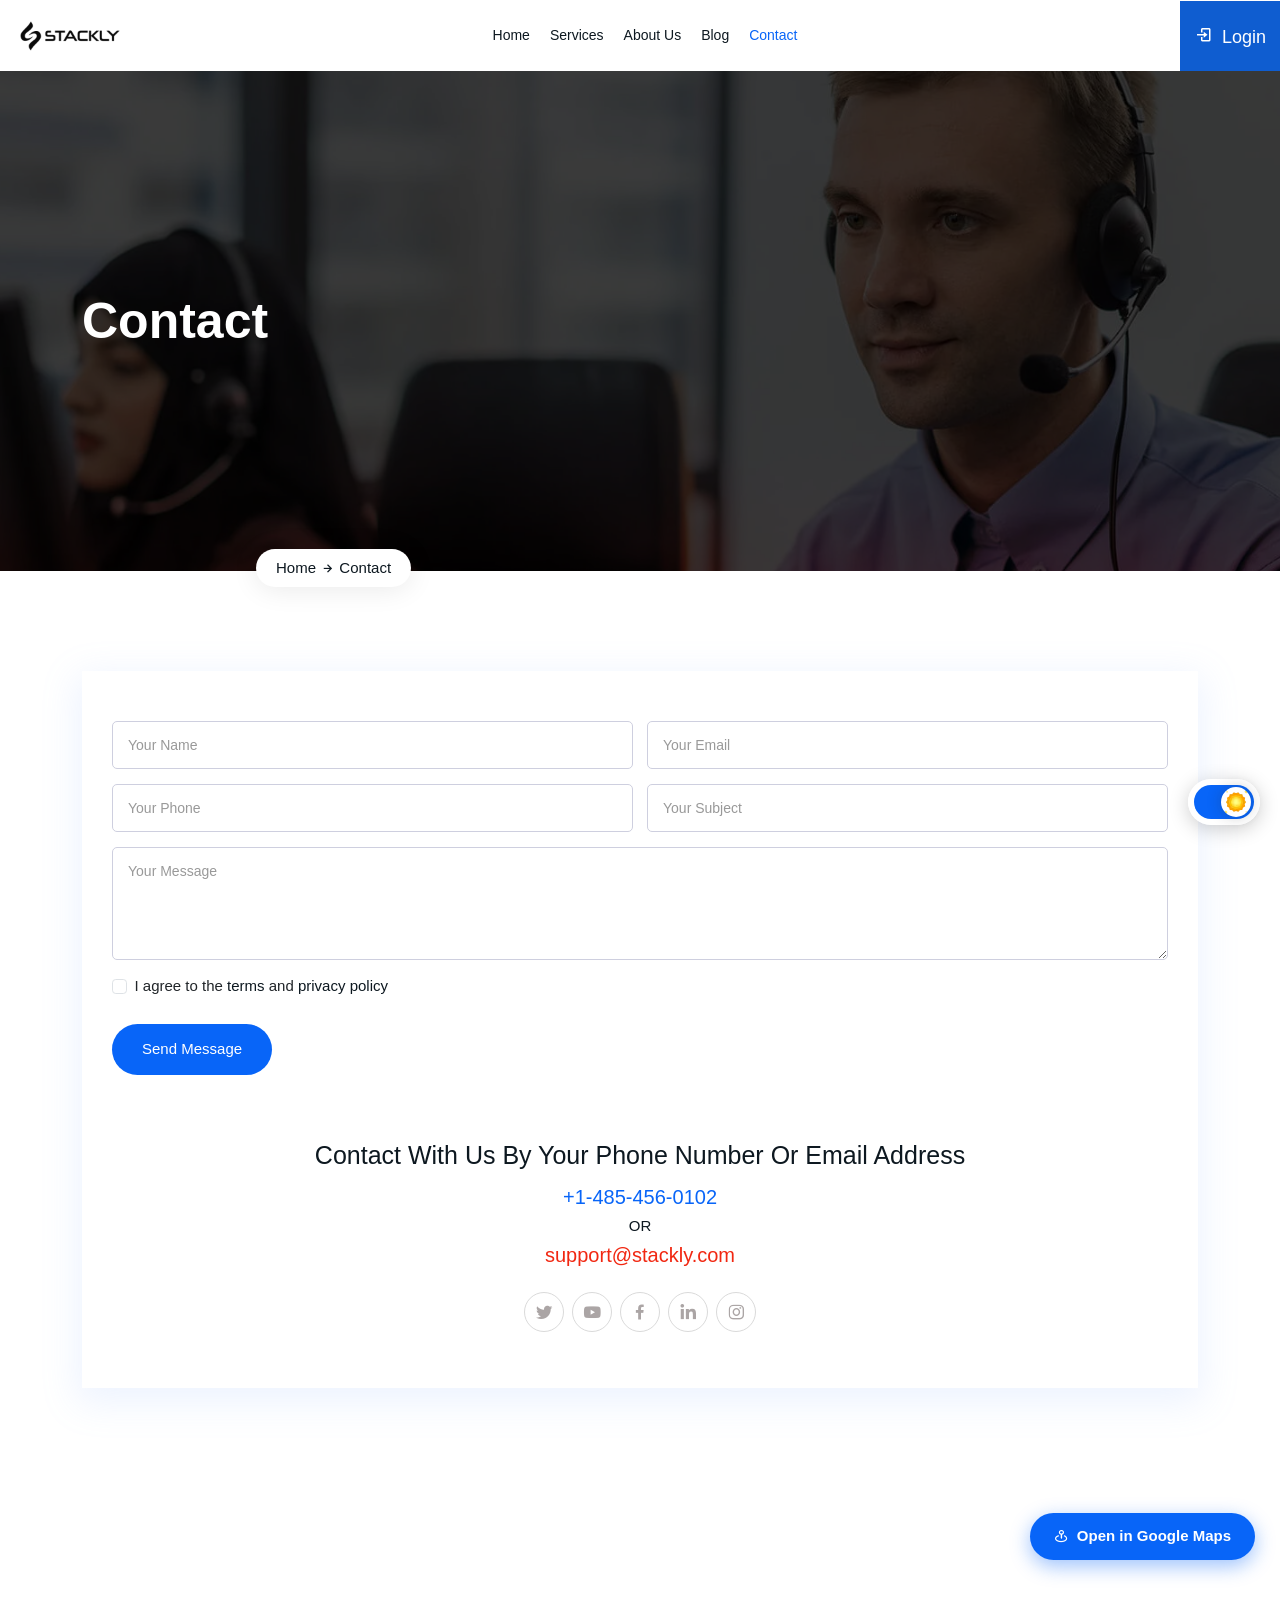
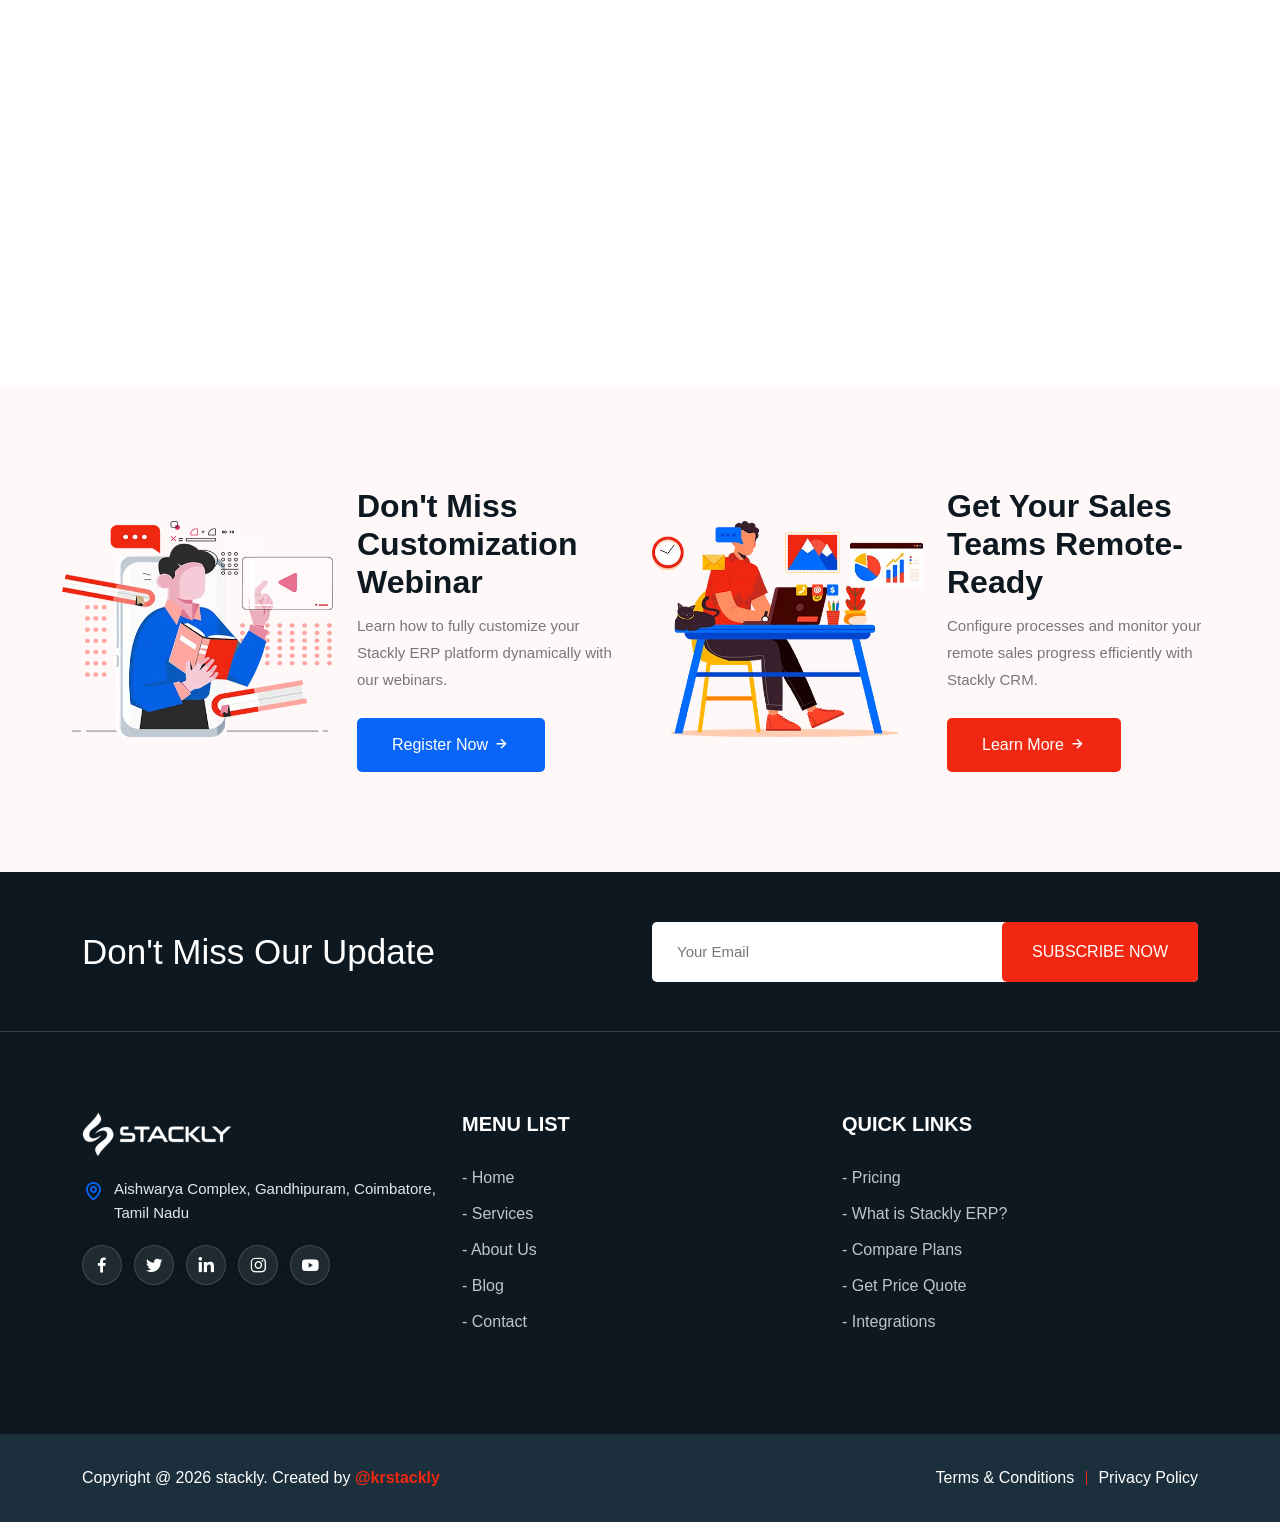
<file: contact.html>
<!DOCTYPE html>
<html lang="zxx">

<head>
    <!-- Required meta tags -->
    <meta charset="utf-8">
    <meta name="viewport" content="width=device-width, initial-scale=1, shrink-to-fit=no">
    
    <!-- Bootstrap CSS -->
    <link rel="stylesheet" href="css/bootstrap.min.css">
    <!-- Animate CSS -->
    <link rel="stylesheet" href="css/animate.min.css">
    <!--=== BoxIcons CSS ===-->
    <link rel="stylesheet" href="css/boxicons.min.css">
    <!-- Owl Carousel CSS -->
    <link rel="stylesheet" href="css/owl.carousel.min.css">
    <!-- Owl Default CSS -->
    <link rel="stylesheet" href="css/owl.theme.default.min.css">
    <!-- Magnific Popup CSS -->
    <link rel="stylesheet" href="css/magnific-popup.min.css">
    <!-- Odometer CSS -->
    <link rel="stylesheet" href="css/odometer.min.css">
    <!-- Nice Select CSS -->
    <link rel="stylesheet" href="css/nice-select.min.css">
    <!--=== MeanMenu CSS ===-->
    <link rel="stylesheet" href="css/meanmenu.min.css">
    <!-- Style CSS -->
    <link rel="stylesheet" href="css/style.css">
    <!-- Dark CSS -->
    <link rel="stylesheet" href="css/dark.css">
    <!-- Responsive CSS -->
    <link rel="stylesheet" href="css/responsive.css">

    <!--=== Title ===-->
    <title>Contact Us | Stackly - ERP & ERP Solutions Company</title>
    <link rel="icon" href="data:,">

</head>

<body>
    <!-- Start Preloader Area -->
    <div class="preloader">
        <div class="spinner"></div>
    </div>
    <!-- End Preloader Area -->

    <!-- Start Navbar Area -->
    <div class="navbar-area">
        <div class="main-responsive-nav">
            <div class="container">
                <div class="main-responsive-menu">
                    <div class="logo">
                        <a href="index.html">
                            <img src="images/logo black.webp" class="black-logo" alt="logo">
                            <img src="images/logo.webp" class="white-logo" alt="logo">
                        </a>
                    </div>
                </div>
            </div>
        </div>

        <div class="main-navbar">
            <div class="container-fluid p-0">
                <nav class="navbar navbar-expand-md navbar-light">
                    <a class="navbar-brand" href="index.html">
                        <img src="images/logo black.webp" class="black-logo" alt="logo">
                        <img src="images/logo.webp" class="white-logo" alt="logo">
                    </a>

                    <div class="collapse navbar-collapse mean-menu" id="navbarSupportedContent">
                        <ul class="navbar-nav">
                            <li class="nav-item">
                                <a href="index.html" class="nav-link">
                                    Home
                                </a>
                            </li>

                            <li class="nav-item">
                                <a href="services.html" class="nav-link">
                                    Services
                                </a>
                            </li>

                            <li class="nav-item">
                                <a href="about.html" class="nav-link">
                                    About Us
                                </a>
                            </li>

                            <li class="nav-item">
                                <a href="blog.html" class="nav-link">
                                    Blog
                                </a>
                            </li>

                            <li class="nav-item">
                                <a href="contact.html" class="nav-link active">
                                    Contact
                                </a>
                            </li>

                            <li class="nav-item d-md-none">
                                <a href="login.html" class="nav-link">
                                        Login
                                    </a>
                            </li>
                        </ul>

                        <div class="others-options">
                            <div class="d-flex align-items-center">
                                <div class="option-item">
                                    <a href="login.html" class="call-button">
                                        <i class='bx bx-log-in'></i>
                                        Login
                                    </a>
                                </div>
                            </div>
                        </div>
                    </div>
                </nav>
            </div>
        </div>
    </div>
    <!-- End Navbar Area -->

    <!-- Start Page Title Area -->
    <div class="page-title-area item-bg-2">
        <div class="d-table">
            <div class="d-table-cell">
                <div class="container">
                    <div class="page-title-content wow animate__fadeInUp" data-wow-delay="0.1s">
                        <h2>Contact</h2>
                        <ul>
                            <li>
                                <a href="index.html">Home</a>
                                <i class='bx bx-right-arrow-alt'></i>
                            </li>
                            <li>Contact</li>
                        </ul>
                    </div>
                </div>
            </div>
        </div>
    </div>
    <!-- End Page Title Area -->

    <!-- Start Contact Area -->
    <section class="contact-area pt-100 pb-100">
        <div class="container">
            <div class="contact-inner">
                <div class="contact-form wow animate__fadeInLeft" data-wow-delay="0.1s">
                    <form id="contactForm" onsubmit="return handleContactForm(event)">
                        <div class="row">
                            <div class="col-lg-6 col-md-6">
                                <div class="form-group">
                                    <input type="text" name="name" id="name" class="form-control" placeholder="Your Name">
                                    <div class="help-block with-errors"></div>
                                </div>
                            </div>

                            <div class="col-lg-6 col-md-6">
                                <div class="form-group">
                                    <input type="email" name="email" id="email" class="form-control" placeholder="Your Email">
                                    <div class="help-block with-errors"></div>
                                </div>
                            </div>

                            <div class="col-lg-6 col-md-6">
                                <div class="form-group">
                                    <input type="text" name="phone_number" id="phone_number" class="form-control" placeholder="Your Phone">
                                    <div class="help-block with-errors"></div>
                                </div>
                            </div>

                            <div class="col-lg-6 col-md-6">
                                <div class="form-group">
                                    <input type="text" name="msg_subject" id="msg_subject" class="form-control" placeholder="Your Subject">
                                    <div class="help-block with-errors"></div>
                                </div>
                            </div>

                            <div class="col-lg-12 col-md-12">
                                <div class="form-group">
                                    <textarea name="message" class="form-control" id="message" cols="30" rows="6" placeholder="Your Message"></textarea>
                                    <div class="help-block with-errors"></div>
                                </div>
                            </div>

                            <div class="col-lg-12">
                                <div class="form-group">
                                    <div class="form-check">
                                        <input name="gridCheck" value="I agree to the terms and privacy policy." class="form-check-input" type="checkbox" id="gridCheck">

                                        <label class="form-check-label" for="gridCheck">
                                            I agree to the <a href="404.html">terms</a> and <a href="404.html">privacy policy</a>
                                        </label>
                                        <div class="help-block with-errors gridCheck-error"></div>
                                    </div>
                                </div>
                            </div>

                            <div class="col-lg-12 col-md-12">
                                <div class="send-btn">
                                    <button type="submit" class="default-btn">
                                        Send Message
                                        <span></span>
                                    </button>
                                    <div id="msgSubmit" style="margin-top: 15px; font-size: 15px;"></div>
                                    <div class="clearfix"></div>
                                </div>
                            </div>
                        </div>
                    </form>
                    <script>
                    function handleContactForm(e) {
                        e.preventDefault();
                        var name = document.getElementById('name').value.trim();
                        var email = document.getElementById('email').value.trim();
                        var phone = document.getElementById('phone_number').value.trim();
                        var subject = document.getElementById('msg_subject').value.trim();
                        var message = document.getElementById('message').value.trim();
                        var check = document.getElementById('gridCheck').checked;
                        var msgDiv = document.getElementById('msgSubmit');

                        if (!name || !email || !phone || !subject || !message || !check) {
                            msgDiv.innerHTML = '<span style="color: #f12711; font-weight: 600;">⚠ Please fill all fields.</span>';
                            return false;
                        }

                        msgDiv.innerHTML = '';
                        window.location.href = '404.html';
                        return false;
                    }
                    </script>
                </div>

                <div class="contact-info wow animate__fadeInRight" data-wow-delay="0.2s">
                    <div class="contact-info-content">
                        <h3>Contact with us by Your Phone Number or Email Address</h3>
                        <h4>
                            <a href="tel:+1-485-456-0102">+1-485-456-0102</a>
                            <span>OR</span>
                            <a href="mailto:support@stackly.com">support@stackly.com</a>
                        </h4>

                        <ul class="social">
                            <li>
                                <a href="404.html">
                                    <i class="bx bxl-twitter"></i>
                                </a>
                            </li>
                            <li>
                                <a href="404.html">
                                    <i class="bx bxl-youtube"></i>
                                </a>
                            </li>
                            <li>
                                <a href="404.html">
                                    <i class='bx bxl-facebook'></i>
                                </a>
                            </li>
                            <li>
                                <a href="404.html">
                                    <i class="bx bxl-linkedin"></i>
                                </a>
                            </li>
                            <li>
                                <a href="404.html">
                                    <i class="bx bxl-instagram"></i>
                                </a>
                            </li>
                        </ul>
                    </div>
                </div>
            </div>
        </div>
    </section>
    <!-- End Contact Area -->

    <!-- Start Map Area -->
    <div class="map-area wow animate__fadeInUp" data-wow-delay="0.1s">
        <a href="https://maps.app.goo.gl/MvAH3hea9HFsugKy6" target="_blank" rel="noopener noreferrer" class="map-link-overlay">
            <i class='bx bx-map-pin'></i> Open in Google Maps
        </a>
        <iframe
            src="https://www.google.com/maps/embed?pb=!1m18!1m12!1m3!1d3916.368811802951!2d76.9634!3d11.0168!2m3!1f0!2f0!3f0!3m2!1i1024!2i768!4f13.1!3m3!1m2!1s0x3ba859af2f971cb5%3A0x2fc17b830d92237d!2sGandhipuram%2C%20Coimbatore%2C%20Tamil%20Nadu!5e0!3m2!1sen!2sin!4v1700000000000!5m2!1sen!2sin"
            allowfullscreen="" loading="lazy"></iframe>
    </div>
    <!-- End Map Area -->

    <!-- Start Overview Area -->
    <section class="overview-area ptb-100">
        <div class="container-fluid">
            <div class="row">
                <div class="col-lg-6 wow animate__fadeInUp" data-wow-delay="0.1s">
                    <div class="row align-items-center mb-4 mb-lg-0">
                        <div class="col-lg-6">
                            <div class="overview-image">
                                <img src="images/overview/image1.webp" alt="image">
                            </div>
                        </div>

                        <div class="col-lg-6">
                            <div class="overview-content">
                                <h2>Don't Miss Customization Webinar</h2>
                                <p>Learn how to fully customize your Stackly ERP platform dynamically with our webinars.</p>
                                <a href="404.html" class="btn-one">
                                    Register Now
                                    <i class='bx bx-right-arrow-alt'></i>
                                </a>
                            </div>
                        </div>
                    </div>
                </div>

                <div class="col-lg-6 wow animate__fadeInUp" data-wow-delay="0.2s">
                    <div class="row align-items-center">
                        <div class="col-lg-6">
                            <div class="overview-image">
                                <img src="images/overview/image2.webp" alt="image">
                            </div>
                        </div>

                        <div class="col-lg-6">
                            <div class="overview-content">
                                <h2>Get your Sales Teams Remote-Ready</h2>
                                <p>Configure processes and monitor your remote sales progress efficiently with Stackly CRM.</p>
                                <a href="404.html" class="btn-two">
                                    Learn More
                                    <i class='bx bx-right-arrow-alt'></i>
                                </a>
                            </div>
                        </div>
                    </div>
                </div>
            </div>
        </div>
    </section>
    <!-- End Overview Area -->

    <!-- Start Footer Area -->
    <section class="footer-area pb-70">
        <div class="subscribe-area">
            <div class="container">
                <div class="row align-items-center">
                    <div class="col-lg-6 col-md-6">
                        <div class="subscribe-content">
                            <h3>Don't Miss Our Update</h3>
                        </div>
                    </div>

                    <div class="col-lg-6 col-md-6">
                        <form class="newsletter-form" id="newsletterForm" onsubmit="return handleNewsletter(event)">
                            <input type="email" class="input-newsletter" id="newsletterEmail" placeholder="Your Email" name="EMAIL" required autocomplete="off">
                            <button type="submit">
                                Subscribe Now
                            </button>

                            <div id="validator-newsletter" class="form-result"></div>
                        </form>
                        <script>
                        function handleNewsletter(e) {
                            e.preventDefault();
                            var emailInput = e.target.querySelector('input[type="email"]') || document.getElementById('newsletterEmail');
                            var email = emailInput ? emailInput.value.trim() : '';
                            var res = e.target.querySelector('.form-result') || document.getElementById('validator-newsletter');
                            var emailRegex = /^[^\s@]+@[^\s@]+\.[^\s@]+$/;
                            
                            if (!email || !emailRegex.test(email)) {
                                if (res) {
                                    res.className = "validation-danger";
                                    res.innerHTML = '<span style="color:#f12711;font-weight:600;">⚠ Please enter a valid email address.</span>';
                                }
                                return false;
                            }
                            
                            if (res) {
                                res.innerHTML = '';
                            }
                            window.location.href = '404.html';
                            return false;
                        }
                        </script>
                    </div>
                </div>
            </div>
        </div>

        <div class="container">
            <div class="row">
                <div class="col-lg-4 col-sm-6 wow animate__fadeInUp" data-wow-delay="0.1s">
                    <div class="single-footer-widget">
                        <div class="logo" style="margin-bottom: 20px;">
                            <a href="index.html">
                                <img src="images/logo.webp" alt="logo" style="max-width: 150px;">
                            </a>
                        </div>
                        <ul class="address-info" style="list-style: none; padding-left: 0; margin-bottom: 0;">
                            <li style="font-size: 15px; line-height: 1.8; display: flex; align-items: flex-start;">
                                <i class='bx bx-map' style="color: #0865f8; margin-right: 10px; font-size: 22px; margin-top: 3px; flex-shrink: 0;"></i>
                                <span style="font-size: 15px; line-height: 1.6;">Aishwarya Complex, Gandhipuram, Coimbatore, Tamil Nadu</span>
                            </li>
                        </ul>
                        <div class="footer-social-links">
                            <a href="404.html" title="Facebook"><i class='bx bxl-facebook'></i></a>
                            <a href="404.html" title="Twitter"><i class='bx bxl-twitter'></i></a>
                            <a href="404.html" title="LinkedIn"><i class='bx bxl-linkedin'></i></a>
                            <a href="404.html" title="Instagram"><i class='bx bxl-instagram'></i></a>
                            <a href="404.html" title="YouTube"><i class='bx bxl-youtube'></i></a>
                        </div>
                    </div>
                </div>

                <div class="col-lg-4 col-sm-6 wow animate__fadeInUp" data-wow-delay="0.2s">
                    <div class="single-footer-widget">
                        <h3>Menu List</h3>
                        <ul class="quick-links">
                            <li>
                                <a href="index.html">- Home</a>
                            </li>
                            <li>
                                <a href="services.html">- Services</a>
                            </li>
                            <li>
                                <a href="about.html">- About Us</a>
                            </li>
                            <li>
                                <a href="blog.html">- Blog</a>
                            </li>
                            <li>
                                <a href="contact.html">- Contact</a>
                            </li>
                        </ul>
                    </div>
                </div>

                <div class="col-lg-4 col-sm-6 wow animate__fadeInUp" data-wow-delay="0.3s">
                    <div class="single-footer-widget">
                        <h3>Quick Links</h3>
                        <ul class="quick-links">
                            <li>
                                <a href="404.html">- Pricing</a>
                            </li>
                            <li>
                                <a href="404.html">- What is Stackly ERP?</a>
                            </li>
                            <li>
                                <a href="404.html">- Compare Plans</a>
                            </li>
                            <li>
                                <a href="404.html">- Get Price Quote</a>
                            </li>
                            <li>
                                <a href="404.html">- Integrations</a>
                            </li>
                        </ul>
                    </div>
                </div>
            </div>
        </div>
    </section>
    <!-- End Footer Area -->

    <!-- Start Copy Right Area -->
    <div class="copyright-area">
        <div class="container">
            <div class="copyright-area-content">
                <div class="row align-items-center">
                    <div class="col-lg-6 col-md-6">
                        <p>
                            <i class="far fa-copyright"></i> Copyright @
                            <script>
                                document.write(new Date().getFullYear())
                            </script> stackly. Created by
                            <a href="404.html" target="_blank">
                                    @krstackly
                                </a>
                        </p>
                    </div>

                    <div class="col-lg-6 col-md-6">
                        <ul>
                            <li>
                                <a href="404.html">Terms & Conditions</a>
                            </li>
                            <li>
                                <a href="404.html">Privacy Policy</a>
                            </li>
                        </ul>
                    </div>
                </div>
            </div>
        </div>
    </div>
    <!-- End Copy Right Area -->

    <!-- Start Go Top Section -->
    <div class="go-top">
        <i class="bx bx-chevron-up"></i>
        <i class="bx bx-chevron-up"></i>
    </div>
    <!-- End Go Top Section -->

    <!-- Jquery Slim JS -->
    <script src="js/jquery.min.js"></script>
    <!-- Bootstrap JS -->
    <script src="js/bootstrap.bundle.min.js"></script>
    <!--=== MeanMenu JS ===-->
    <script src="js/jquery.meanmenu.min.js"></script>
    <!-- Owl Carousel JS -->
    <script src="js/owl.carousel.min.js"></script>
    <!-- Magnific Popup JS -->
    <script src="js/jquery.magnific-popup.min.js"></script>
    <!-- Appear JS -->
    <script src="js/jquery.appear.min.js"></script>
    <!-- Odometer JS -->
    <script src="js/odometer.min.js"></script>
    <!--=== Form AjaxChimp JS ===-->
    <script src="js/jquery.ajaxchimp.min.js"></script>
    <!-- Form Validator JS -->
    <script src="js/form-validator.min.js"></script>
    <!-- Contact JS -->
    <script src="js/contact-form-script.js"></script>
    <!-- Nice Select JS -->
    <script src="js/jquery.nice-select.min.js"></script>
    <!-- Wow Popup JS -->
    <script src="js/wow.min.js"></script>
    <!-- Custom JS -->
    <script src="js/main.js"></script>
</body>

</html>
</file>
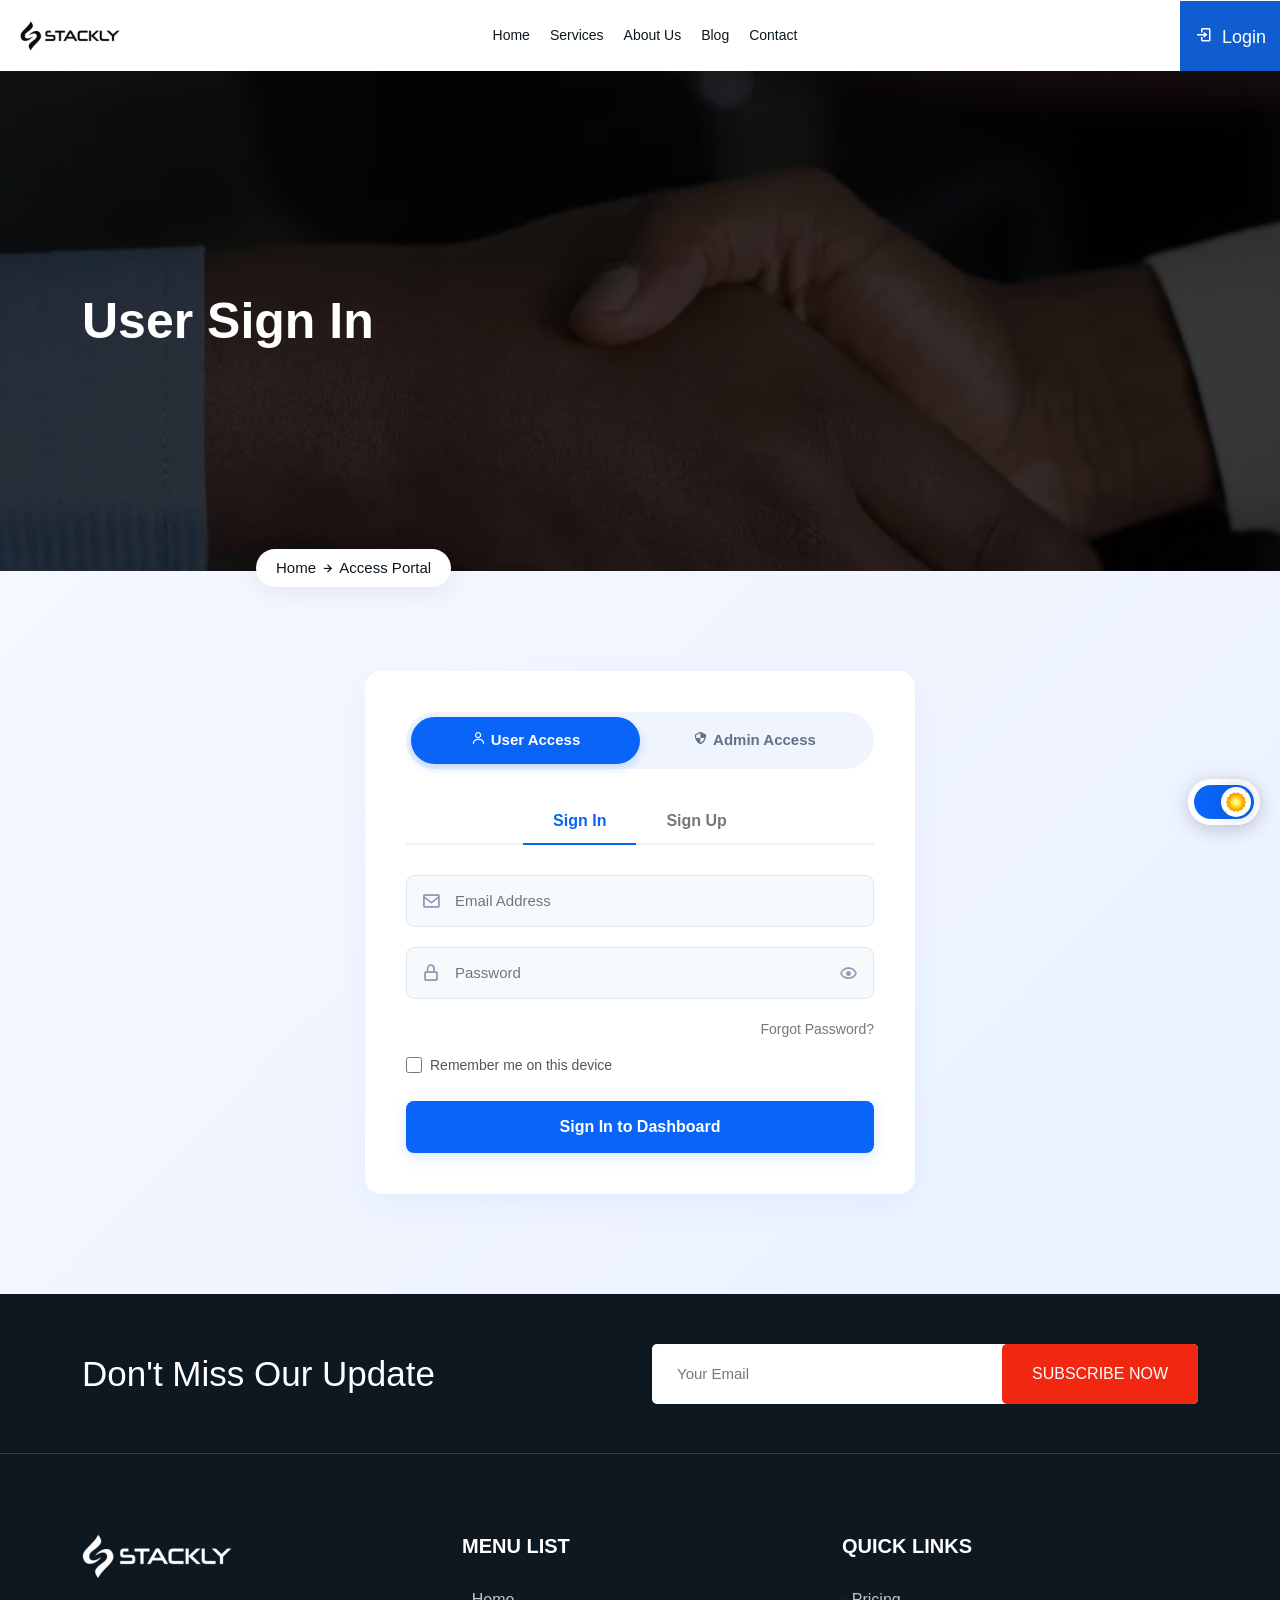
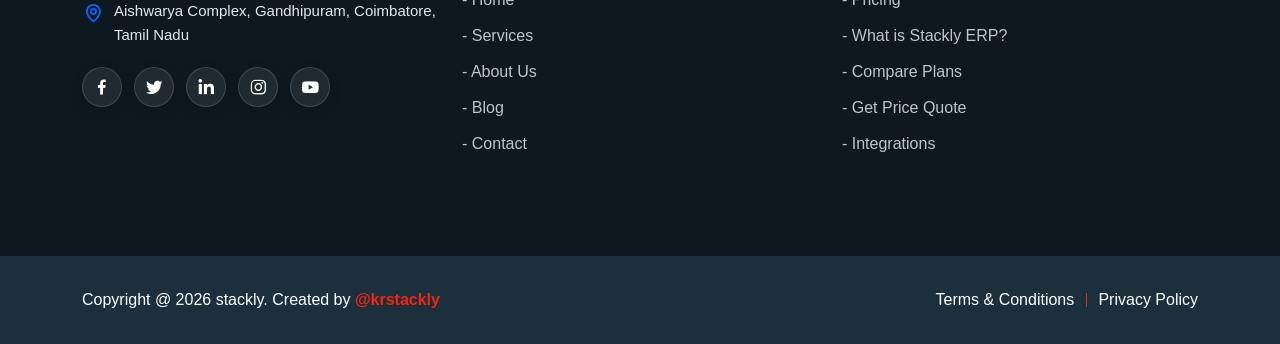
<file: login.html>
<!DOCTYPE html>
<html lang="zxx">

<head>
    <!-- Required meta tags -->
    <meta charset="utf-8">
    <meta name="viewport" content="width=device-width, initial-scale=1, shrink-to-fit=no">
    
    <!-- Bootstrap CSS -->
    <link rel="stylesheet" href="css/bootstrap.min.css">
    <!-- Animate CSS -->
    <link rel="stylesheet" href="css/animate.min.css">
    <!--=== BoxIcons CSS ===-->
    <link rel="stylesheet" href="css/boxicons.min.css">
    <!-- Owl Carousel CSS -->
    <link rel="stylesheet" href="css/owl.carousel.min.css">
    <!-- Owl Default CSS -->
    <link rel="stylesheet" href="css/owl.theme.default.min.css">
    <!-- Magnific Popup CSS -->
    <link rel="stylesheet" href="css/magnific-popup.min.css">
    <!-- Odometer CSS -->
    <link rel="stylesheet" href="css/odometer.min.css">
    <!-- Nice Select CSS -->
    <link rel="stylesheet" href="css/nice-select.min.css">
    <!--=== MeanMenu CSS ===-->
    <link rel="stylesheet" href="css/meanmenu.min.css">
    <!-- Style CSS -->
    <link rel="stylesheet" href="css/style.css">
    <!-- Dark CSS -->
    <link rel="stylesheet" href="css/dark.css">
    <!-- Responsive CSS -->
    <link rel="stylesheet" href="css/responsive.css">

    <!--=== Title ===-->
    <title>Login & Sign Up | Stackly - ERP & ERP Solutions Company</title>
    <link rel="icon" href="data:,">

    <!-- Custom CSS for login page details -->
    <style>
        .login-section {
            background: linear-gradient(135deg, #f5f8ff 0%, #eaf1ff 100%);
            padding-top: 100px;
            padding-bottom: 100px;
        }
        
        .auth-container {
            max-width: 550px;
            margin: 0 auto;
            background: rgba(255, 255, 255, 0.95);
            backdrop-filter: blur(10px);
            border-radius: 16px;
            padding: 40px;
            box-shadow: 0 10px 30px rgba(8, 101, 248, 0.05);
            border: 1px solid rgba(255, 255, 255, 0.5);
            transition: transform 0.3s ease, box-shadow 0.3s ease;
        }

        .auth-container:hover {
            transform: translateY(-5px);
            box-shadow: 0 15px 35px rgba(8, 101, 248, 0.08);
        }

        /* Role Selector Styles */
        .role-selector {
            display: flex;
            background: #f0f4fc;
            padding: 5px;
            border-radius: 30px;
            margin-bottom: 30px;
            position: relative;
        }

        .role-btn {
            flex: 1;
            border: none;
            background: transparent;
            padding: 12px 10px;
            font-size: 15px;
            font-weight: 600;
            color: #607289;
            border-radius: 30px;
            cursor: pointer;
            transition: all 0.3s ease;
            outline: none;
        }

        .role-btn.active {
            background: #0865f8;
            color: #ffffff;
            box-shadow: 0 4px 10px rgba(8, 101, 248, 0.2);
        }

        /* Form Tab Switcher */
        .form-tabs {
            display: flex;
            justify-content: center;
            border-bottom: 2px solid #eef2f6;
            margin-bottom: 30px;
        }

        .form-tab {
            border: none;
            background: transparent;
            padding: 10px 30px;
            font-size: 16px;
            font-weight: 600;
            color: #777777;
            cursor: pointer;
            border-bottom: 2px solid transparent;
            margin-bottom: -2px;
            transition: all 0.3s ease;
        }

        .form-tab.active {
            color: #0865f8;
            border-bottom-color: #0865f8;
        }

        /* Form controls */
        .auth-form-group {
            margin-bottom: 20px;
            position: relative;
        }

        .auth-form-group i {
            position: absolute;
            left: 15px;
            top: 50%;
            transform: translateY(-50%);
            color: #8fa0b5;
            font-size: 20px;
            transition: color 0.3s ease;
        }

        .auth-form-group i.toggle-password-icon {
            left: auto;
            right: 15px;
            cursor: pointer;
            z-index: 2;
        }

        .auth-form-group i.toggle-password-icon:hover {
            color: #0865f8;
        }

        .auth-form-control {
            width: 100%;
            height: 52px;
            background: #f7fafc;
            border: 1px solid #e2e8f0;
            border-radius: 8px;
            padding-left: 48px;
            padding-right: 48px;
            font-size: 15px;
            color: #0d1820;
            outline: none;
            transition: all 0.3s ease;
        }

        .auth-form-control:focus {
            background: #ffffff;
            border-color: #0865f8;
            box-shadow: 0 0 0 4px rgba(8, 101, 248, 0.1);
        }

        .auth-form-control:focus + i {
            color: #0865f8;
        }

        .forgot-link {
            float: right;
            color: #777777;
            font-size: 14px;
            transition: color 0.3s ease;
        }

        .forgot-link:hover {
            color: #0865f8;
        }

        .checkbox-container {
            display: flex;
            align-items: center;
            margin-top: 15px;
            margin-bottom: 25px;
        }

        .checkbox-container input {
            margin-right: 8px;
            cursor: pointer;
            width: 16px;
            height: 16px;
        }

        .checkbox-container label {
            font-size: 14px;
            color: #555555;
            margin-bottom: 0;
            cursor: pointer;
        }

        .auth-btn {
            width: 100%;
            height: 52px;
            background: #0865f8;
            border: none;
            border-radius: 8px;
            color: #ffffff;
            font-size: 16px;
            font-weight: 600;
            cursor: pointer;
            transition: all 0.3s ease;
            box-shadow: 0 4px 15px rgba(8, 101, 248, 0.15);
        }

        .auth-btn:hover {
            background: #0654ce;
            box-shadow: 0 6px 20px rgba(8, 101, 248, 0.25);
            transform: translateY(-1px);
        }

        .auth-btn:active {
            transform: translateY(1px);
        }

        /* Dynamic transition styling */
        .auth-form-pane {
            display: none;
        }

        .auth-form-pane.active {
            display: block;
            animation: fadeIn 0.4s ease forwards;
        }

        @keyframes fadeIn {
            from { opacity: 0; transform: translateY(10px); }
            to { opacity: 1; transform: translateY(0); }
        }

        /* Admin key input styling */
        .admin-field {
            display: none;
        }
    </style>
</head>

<body>
    <!-- Start Preloader Area -->
    <div class="preloader">
        <div class="spinner"></div>
    </div>
    <!-- End Preloader Area -->

    <!-- Start Navbar Area -->
    <div class="navbar-area">
        <div class="main-responsive-nav">
            <div class="container">
                <div class="main-responsive-menu">
                    <div class="logo">
                        <a href="index.html">
                            <img src="images/logo black.webp" class="black-logo" alt="logo">
                            <img src="images/logo.webp" class="white-logo" alt="logo">
                        </a>
                    </div>
                </div>
            </div>
        </div>

        <div class="main-navbar">
            <div class="container-fluid p-0">
                <nav class="navbar navbar-expand-md navbar-light">
                    <a class="navbar-brand" href="index.html">
                        <img src="images/logo black.webp" class="black-logo" alt="logo">
                        <img src="images/logo.webp" class="white-logo" alt="logo">
                    </a>

                    <div class="collapse navbar-collapse mean-menu" id="navbarSupportedContent">
                        <ul class="navbar-nav">
                            <li class="nav-item">
                                <a href="index.html" class="nav-link">
                                    Home
                                </a>
                            </li>

                            <li class="nav-item">
                                <a href="services.html" class="nav-link">
                                    Services
                                </a>
                            </li>

                            <li class="nav-item">
                                <a href="about.html" class="nav-link">
                                    About Us
                                </a>
                            </li>

                            <li class="nav-item">
                                <a href="blog.html" class="nav-link">
                                    Blog
                                </a>
                            </li>

                            <li class="nav-item">
                                <a href="contact.html" class="nav-link">
                                    Contact
                                </a>
                            </li>

                            <li class="nav-item d-md-none">
                                <a href="login.html" class="nav-link active">
                                        Login
                                    </a>
                            </li>
                        </ul>

                        <div class="others-options">
                            <div class="d-flex align-items-center">
                                <div class="option-item">
                                    <a href="login.html" class="call-button">
                                        <i class='bx bx-log-in'></i>
                                        Login
                                    </a>
                                </div>
                            </div>
                        </div>
                    </div>
                </nav>
            </div>
        </div>
    </div>
    <!-- End Navbar Area -->

    <!-- Start Page Title Area -->
    <div class="page-title-area item-bg-5">
        <div class="d-table">
            <div class="d-table-cell">
                <div class="container">
                    <div class="page-title-content wow animate__fadeInUp" data-wow-delay="0.1s">
                        <h2 id="page-title-text">User Sign In</h2>
                        <ul>
                            <li>
                                <a href="index.html">Home</a>
                                <i class='bx bx-right-arrow-alt'></i>
                            </li>
                            <li id="breadcrumb-text">Access Portal</li>
                        </ul>
                    </div>
                </div>
            </div>
        </div>
    </div>
    <!-- End Page Title Area -->

    <!-- Start Auth Section -->
    <section class="login-section">
        <div class="container">
            <div class="auth-container wow animate__fadeInUp" data-wow-delay="0.2s">
                <!-- Role Selector -->
                <div class="role-selector">
                    <button id="role-user-btn" class="role-btn active" onclick="switchRole('user')">
                        <i class='bx bx-user' style="margin-right: 5px;"></i>User Access
                    </button>
                    <button id="role-admin-btn" class="role-btn" onclick="switchRole('admin')">
                        <i class='bx bx-shield-quarter' style="margin-right: 5px;"></i>Admin Access
                    </button>
                </div>

                <!-- Form Tabs -->
                <div class="form-tabs">
                    <button id="tab-login-btn" class="form-tab active" onclick="switchTab('login')">Sign In</button>
                    <button id="tab-signup-btn" class="form-tab" onclick="switchTab('signup')">Sign Up</button>
                </div>

                <!-- Form Panes -->
                <div class="auth-form-wrapper">
                    <!-- Login Form Pane -->
                    <div id="pane-login" class="auth-form-pane active">
                        <form id="loginForm" onsubmit="handleAuthSubmit(event, 'login')">
                            <div class="auth-form-group">
                                <input type="email" class="auth-form-control" placeholder="Email Address" required>
                                <i class='bx bx-envelope'></i>
                            </div>

                            <div class="auth-form-group">
                                <input type="password" id="login-pass" class="auth-form-control" placeholder="Password" required>
                                <i class='bx bx-lock-alt'></i>
                                <i class='bx bx-show toggle-password-icon' onclick="togglePasswordVisibility('login-pass', this)" title="Show/Hide Password"></i>
                            </div>

                            <!-- Dynamic Admin security code -->
                            <div class="auth-form-group admin-field" id="admin-login-key-group">
                                <input type="password" id="admin-login-key" class="auth-form-control" placeholder="Admin Security Code">
                                <i class='bx bx-key'></i>
                                <i class='bx bx-show toggle-password-icon' onclick="togglePasswordVisibility('admin-login-key', this)" title="Show/Hide Password"></i>
                            </div>

                            <div class="clearfix">
                                <a href="404.html" class="forgot-link">Forgot Password?</a>
                            </div>

                            <div class="checkbox-container">
                                <input type="checkbox" id="remember-me">
                                <label for="remember-me">Remember me on this device</label>
                            </div>

                            <button type="submit" class="auth-btn">
                                <span id="login-submit-text">Sign In to Dashboard</span>
                            </button>
                        </form>
                    </div>

                    <!-- Signup Form Pane -->
                    <div id="pane-signup" class="auth-form-pane">
                        <form id="signupForm" onsubmit="handleAuthSubmit(event, 'signup')">
                            <div class="auth-form-group">
                                <input type="text" class="auth-form-control" placeholder="Full Name" required>
                                <i class='bx bx-user'></i>
                            </div>

                            <div class="auth-form-group">
                                <input type="email" class="auth-form-control" placeholder="Email Address" required>
                                <i class='bx bx-envelope'></i>
                            </div>

                            <div class="auth-form-group">
                                <input type="password" id="signup-pass" class="auth-form-control" placeholder="Password" required>
                                <i class='bx bx-lock-alt'></i>
                                <i class='bx bx-show toggle-password-icon' onclick="togglePasswordVisibility('signup-pass', this)" title="Show/Hide Password"></i>
                            </div>

                            <div class="auth-form-group">
                                <input type="password" id="signup-confirm-pass" class="auth-form-control" placeholder="Confirm Password" required>
                                <i class='bx bx-lock-open-alt'></i>
                                <i class='bx bx-show toggle-password-icon' onclick="togglePasswordVisibility('signup-confirm-pass', this)" title="Show/Hide Password"></i>
                            </div>

                            <!-- Dynamic Admin invite key -->
                            <div class="auth-form-group admin-field" id="admin-signup-key-group">
                                <input type="password" id="admin-signup-key" class="auth-form-control" placeholder="Admin Invitation Key">
                                <i class='bx bx-key'></i>
                                <i class='bx bx-show toggle-password-icon' onclick="togglePasswordVisibility('admin-signup-key', this)" title="Show/Hide Password"></i>
                            </div>

                            <div class="checkbox-container">
                                <input type="checkbox" id="agree-terms" required>
                                <label for="agree-terms">I agree to the <a href="404.html" target="_blank" style="color: #0865f8;">Terms of Service</a></label>
                            </div>

                            <button type="submit" class="auth-btn">
                                <span id="signup-submit-text">Create Account</span>
                            </button>
                        </form>
                    </div>
                </div>
            </div>
        </div>
    </section>
    <!-- End Auth Section -->

    <!-- Start Footer Area -->
    <section class="footer-area pb-70">
        <div class="subscribe-area">
            <div class="container">
                <div class="row align-items-center">
                    <div class="col-lg-6 col-md-6">
                        <div class="subscribe-content">
                            <h3>Don't Miss Our Update</h3>
                        </div>
                    </div>

                    <div class="col-lg-6 col-md-6">
                        <form class="newsletter-form" id="newsletterForm" onsubmit="return handleNewsletter(event)">
                            <input type="email" class="input-newsletter" id="newsletterEmail" placeholder="Your Email" name="EMAIL" required autocomplete="off">
                            <button type="submit">
                                Subscribe Now
                            </button>

                            <div id="validator-newsletter" class="form-result"></div>
                        </form>
                        <script>
                        function handleNewsletter(e) {
                            e.preventDefault();
                            var emailInput = e.target.querySelector('input[type="email"]') || document.getElementById('newsletterEmail');
                            var email = emailInput ? emailInput.value.trim() : '';
                            var res = e.target.querySelector('.form-result') || document.getElementById('validator-newsletter');
                            var emailRegex = /^[^\s@]+@[^\s@]+\.[^\s@]+$/;
                            
                            if (!email || !emailRegex.test(email)) {
                                if (res) {
                                    res.className = "validation-danger";
                                    res.innerHTML = '<span style="color:#f12711;font-weight:600;">⚠ Please enter a valid email address.</span>';
                                }
                                return false;
                            }
                            
                            if (res) {
                                res.innerHTML = '';
                            }
                            window.location.href = '404.html';
                            return false;
                        }
                        </script>
                    </div>
                </div>
            </div>
        </div>

        <div class="container">
            <div class="row">
                <div class="col-lg-4 col-sm-6 wow animate__fadeInUp" data-wow-delay="0.1s">
                    <div class="single-footer-widget">
                        <div class="logo" style="margin-bottom: 20px;">
                            <a href="index.html">
                                <img src="images/logo.webp" alt="logo" style="max-width: 150px;">
                            </a>
                        </div>
                        <ul class="address-info" style="list-style: none; padding-left: 0; margin-bottom: 0;">
                            <li style="font-size: 15px; line-height: 1.8; display: flex; align-items: flex-start;">
                                <i class='bx bx-map' style="color: #0865f8; margin-right: 10px; font-size: 22px; margin-top: 3px; flex-shrink: 0;"></i>
                                <span style="font-size: 15px; line-height: 1.6;">Aishwarya Complex, Gandhipuram, Coimbatore, Tamil Nadu</span>
                            </li>
                        </ul>
                        <div class="footer-social-links">
                            <a href="404.html" title="Facebook"><i class='bx bxl-facebook'></i></a>
                            <a href="404.html" title="Twitter"><i class='bx bxl-twitter'></i></a>
                            <a href="404.html" title="LinkedIn"><i class='bx bxl-linkedin'></i></a>
                            <a href="404.html" title="Instagram"><i class='bx bxl-instagram'></i></a>
                            <a href="404.html" title="YouTube"><i class='bx bxl-youtube'></i></a>
                        </div>
                    </div>
                </div>

                <div class="col-lg-4 col-sm-6 wow animate__fadeInUp" data-wow-delay="0.2s">
                    <div class="single-footer-widget">
                        <h3>Menu List</h3>
                        <ul class="quick-links">
                            <li>
                                <a href="index.html">- Home</a>
                            </li>
                            <li>
                                <a href="services.html">- Services</a>
                            </li>
                            <li>
                                <a href="about.html">- About Us</a>
                            </li>
                            <li>
                                <a href="blog.html">- Blog</a>
                            </li>
                            <li>
                                <a href="contact.html">- Contact</a>
                            </li>
                        </ul>
                    </div>
                </div>

                <div class="col-lg-4 col-sm-6 wow animate__fadeInUp" data-wow-delay="0.3s">
                    <div class="single-footer-widget">
                        <h3>Quick Links</h3>
                        <ul class="quick-links">
                            <li>
                                <a href="404.html">- Pricing</a>
                            </li>
                            <li>
                                <a href="404.html">- What is Stackly ERP?</a>
                            </li>
                            <li>
                                <a href="404.html">- Compare Plans</a>
                            </li>
                            <li>
                                <a href="404.html">- Get Price Quote</a>
                            </li>
                            <li>
                                <a href="404.html">- Integrations</a>
                            </li>
                        </ul>
                    </div>
                </div>
            </div>
        </div>
    </section>
    <!-- End Footer Area -->

    <!-- Start Copy Right Area -->
    <div class="copyright-area">
        <div class="container">
            <div class="copyright-area-content">
                <div class="row align-items-center">
                    <div class="col-lg-6 col-md-6">
                        <p>
                            <i class="far fa-copyright"></i> Copyright @
                            <script>
                                document.write(new Date().getFullYear())
                            </script> stackly. Created by
                            <a href="404.html" target="_blank">
                                    @krstackly
                                </a>
                        </p>
                    </div>

                    <div class="col-lg-6 col-md-6">
                        <ul>
                            <li>
                                <a href="404.html">Terms & Conditions</a>
                            </li>
                            <li>
                                <a href="404.html">Privacy Policy</a>
                            </li>
                        </ul>
                    </div>
                </div>
            </div>
        </div>
    </div>
    <!-- End Copy Right Area -->

    <!-- Start Go Top Section -->
    <div class="go-top">
        <i class="bx bx-chevron-up"></i>
        <i class="bx bx-chevron-up"></i>
    </div>
    <!-- End Go Top Section -->

    <!-- Jquery Slim JS -->
    <script src="js/jquery.min.js"></script>
    <!-- Bootstrap JS -->
    <script src="js/bootstrap.bundle.min.js"></script>
    <!--=== MeanMenu JS ===-->
    <script src="js/jquery.meanmenu.min.js"></script>
    <!-- Owl Carousel JS -->
    <script src="js/owl.carousel.min.js"></script>
    <!-- Magnific Popup JS -->
    <script src="js/jquery.magnific-popup.min.js"></script>
    <!-- Appear JS -->
    <script src="js/jquery.appear.min.js"></script>
    <!-- Odometer JS -->
    <script src="js/odometer.min.js"></script>
    <!--=== Form AjaxChimp JS ===-->
    <script src="js/jquery.ajaxchimp.min.js"></script>
    <!-- Form Validator JS -->
    <script src="js/form-validator.min.js"></script>
    <!-- Contact JS -->
    <script src="js/contact-form-script.js"></script>
    <!-- Nice Select JS -->
    <script src="js/jquery.nice-select.min.js"></script>
    <!-- Wow Popup JS -->
    <script src="js/wow.min.js"></script>
    <!-- Custom JS -->
    <script src="js/main.js"></script>

    <!-- Custom Script for Login Page Switching Logic -->
    <script>
        let currentRole = 'user'; // 'user' or 'admin'
        let currentTab = 'login'; // 'login' or 'signup'

        function switchRole(role) {
            currentRole = role;
            
            // Toggle active class on selector buttons
            document.getElementById('role-user-btn').classList.toggle('active', role === 'user');
            document.getElementById('role-admin-btn').classList.toggle('active', role === 'admin');

            // Show/hide admin specific secret key inputs
            const adminLoginField = document.getElementById('admin-login-key-group');
            const adminSignupField = document.getElementById('admin-signup-key-group');
            
            if (role === 'admin') {
                adminLoginField.style.display = 'block';
                adminSignupField.style.display = 'block';
                document.getElementById('admin-login-key').setAttribute('required', 'true');
                document.getElementById('admin-signup-key').setAttribute('required', 'true');
            } else {
                adminLoginField.style.display = 'none';
                adminSignupField.style.display = 'none';
                document.getElementById('admin-login-key').removeAttribute('required');
                document.getElementById('admin-signup-key').removeAttribute('required');
            }

            // Update headings dynamically
            updateLabels();
        }

        function togglePasswordVisibility(inputId, iconElem) {
            var input = document.getElementById(inputId);
            if (!input) return;
            if (input.type === "password") {
                input.type = "text";
                iconElem.classList.remove('bx-show');
                iconElem.classList.add('bx-hide');
            } else {
                input.type = "password";
                iconElem.classList.remove('bx-hide');
                iconElem.classList.add('bx-show');
            }
        }

        function switchTab(tab) {
            currentTab = tab;

            // Toggle active class on tab buttons
            document.getElementById('tab-login-btn').classList.toggle('active', tab === 'login');
            document.getElementById('tab-signup-btn').classList.toggle('active', tab === 'signup');

            // Switch display panes
            document.getElementById('pane-login').classList.toggle('active', tab === 'login');
            document.getElementById('pane-signup').classList.toggle('active', tab === 'signup');

            updateLabels();
        }

        function updateLabels() {
            const pageTitle = document.getElementById('page-title-text');
            const submitLogin = document.getElementById('login-submit-text');
            const submitSignup = document.getElementById('signup-submit-text');
            
            if (currentRole === 'admin') {
                pageTitle.innerText = currentTab === 'login' ? 'Admin Sign In' : 'Register Admin Account';
                submitLogin.innerText = 'Sign In to Admin Panel';
                submitSignup.innerText = 'Register Admin User';
            } else {
                pageTitle.innerText = currentTab === 'login' ? 'User Sign In' : 'Create User Account';
                submitLogin.innerText = 'Sign In to Dashboard';
                submitSignup.innerText = 'Create Account';
            }
        }

        function handleAuthSubmit(event, action) {
            event.preventDefault();
            // Capture email and name from the active form pane
            var activePane = document.getElementById(action === 'login' ? 'pane-login' : 'pane-signup');
            var emailInput = activePane ? activePane.querySelector('input[type="email"]') : null;
            var nameInput = activePane ? activePane.querySelector('input[type="text"]') : null;

            if (emailInput && emailInput.value.trim()) {
                var emailVal = emailInput.value.trim();
                localStorage.setItem('erp_user_email', emailVal);
                if (nameInput && nameInput.value.trim()) {
                    localStorage.setItem('erp_user_name', nameInput.value.trim());
                } else {
                    var namePart = emailVal.split('@')[0].replace(/[\._]/g, ' ');
                    var formattedName = namePart.charAt(0).toUpperCase() + namePart.slice(1);
                    localStorage.setItem('erp_user_name', formattedName);
                }
            }
            if (currentRole === 'admin') {
                window.location.href = 'admindashboard.html';
            } else {
                window.location.href = 'userdashboard.html';
            }
        }
    </script>
</body>

</html>
</file>
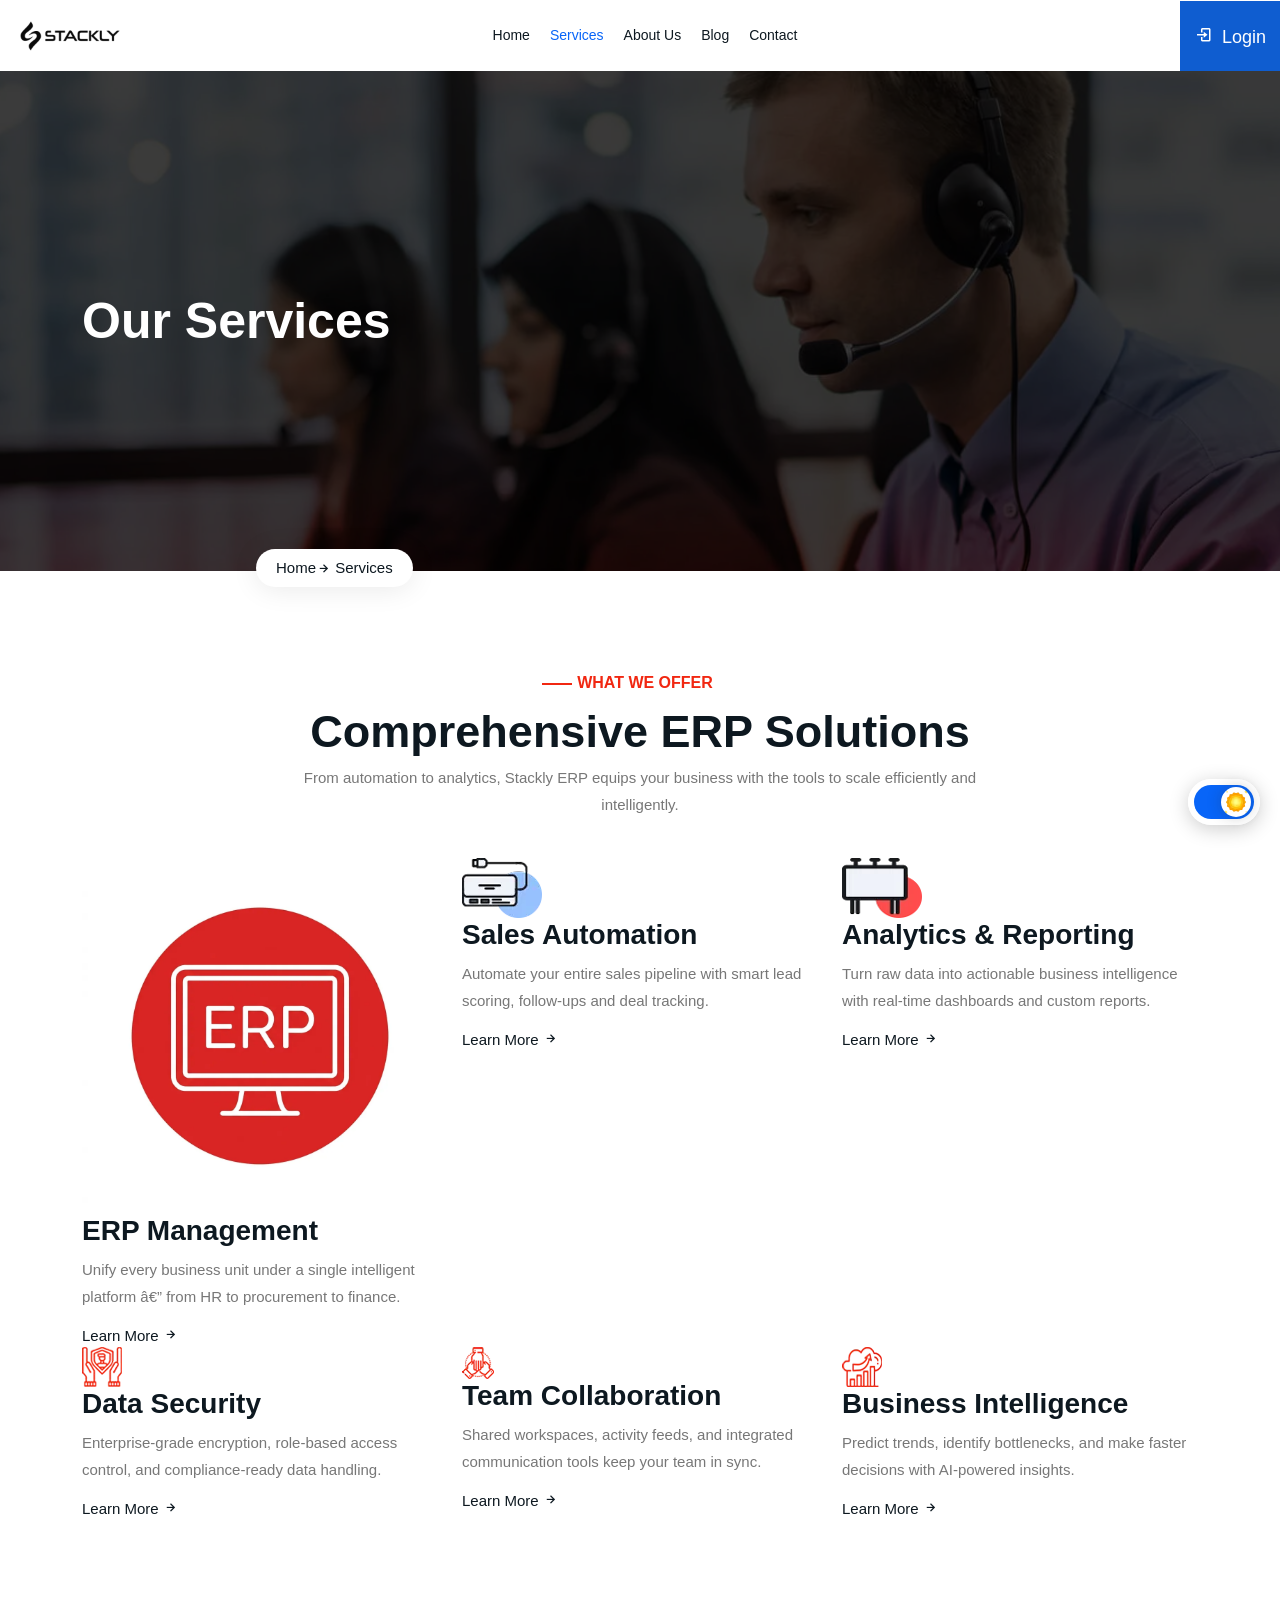
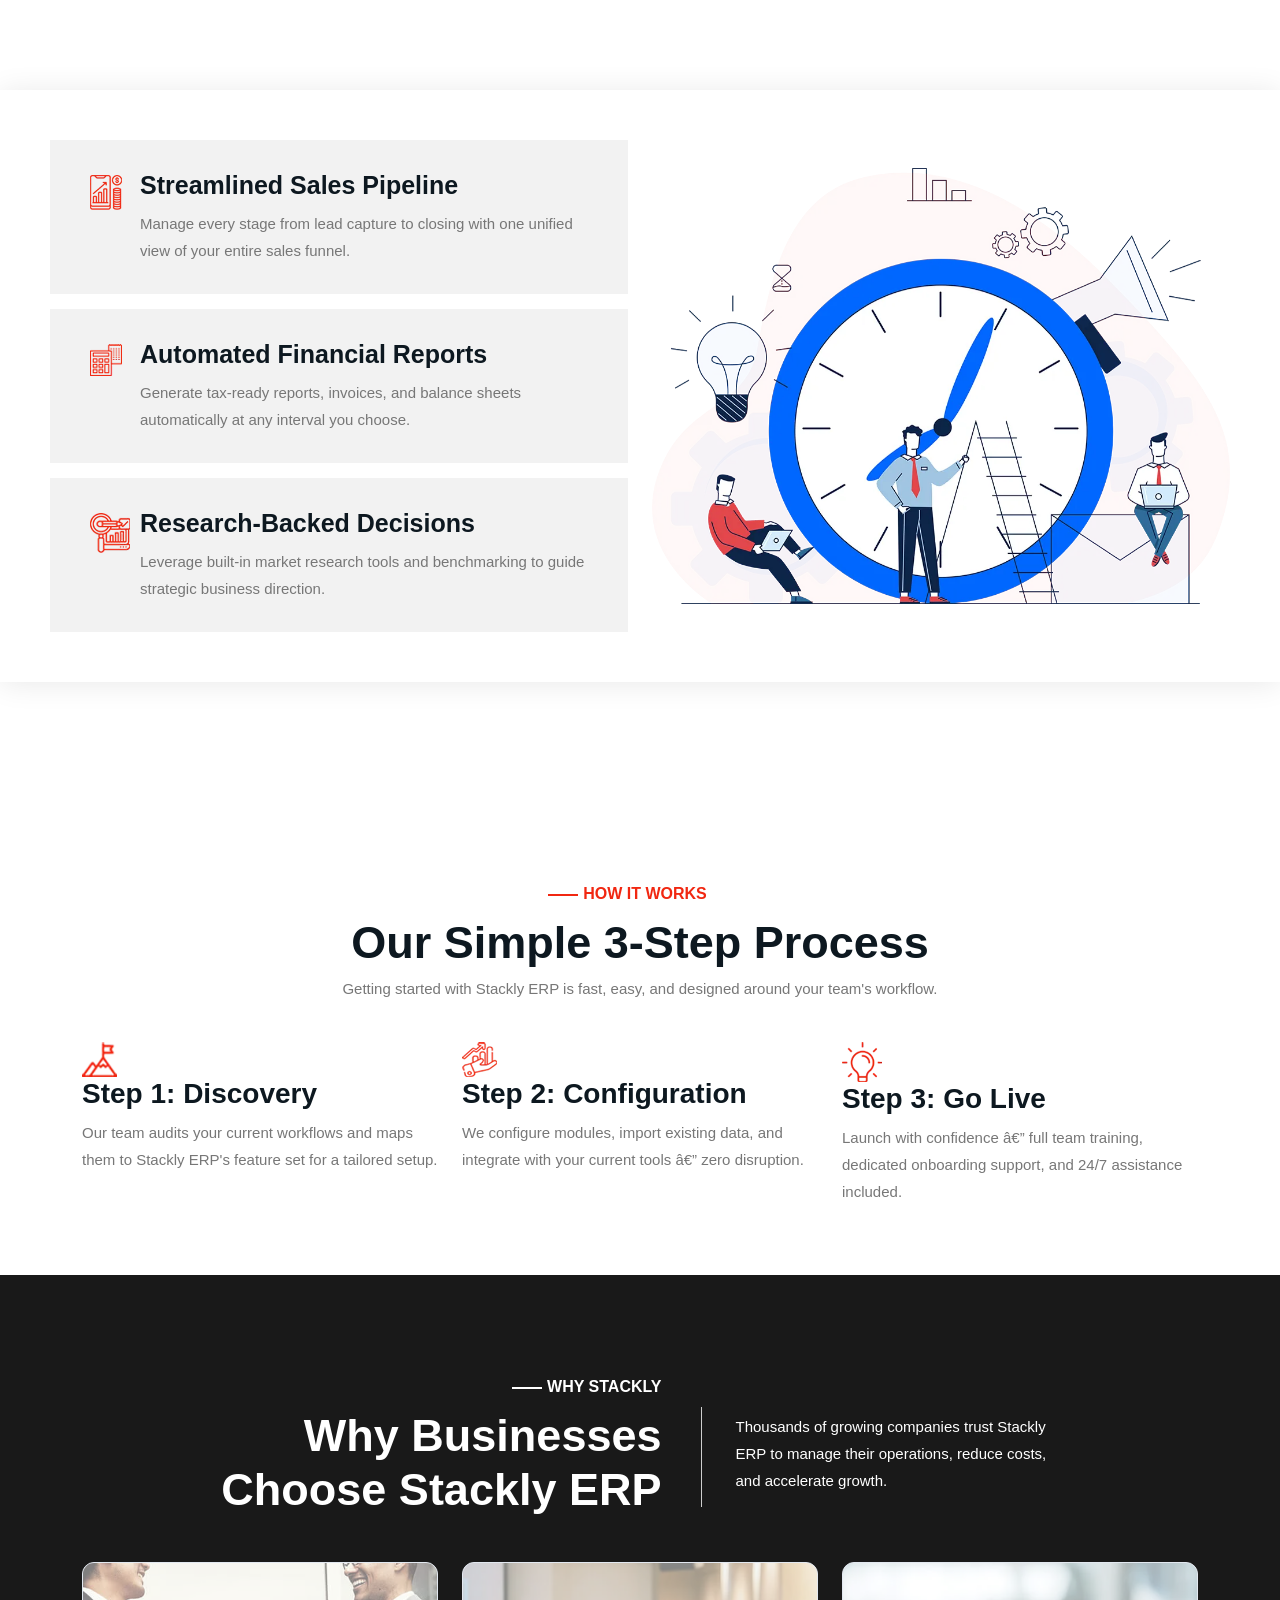
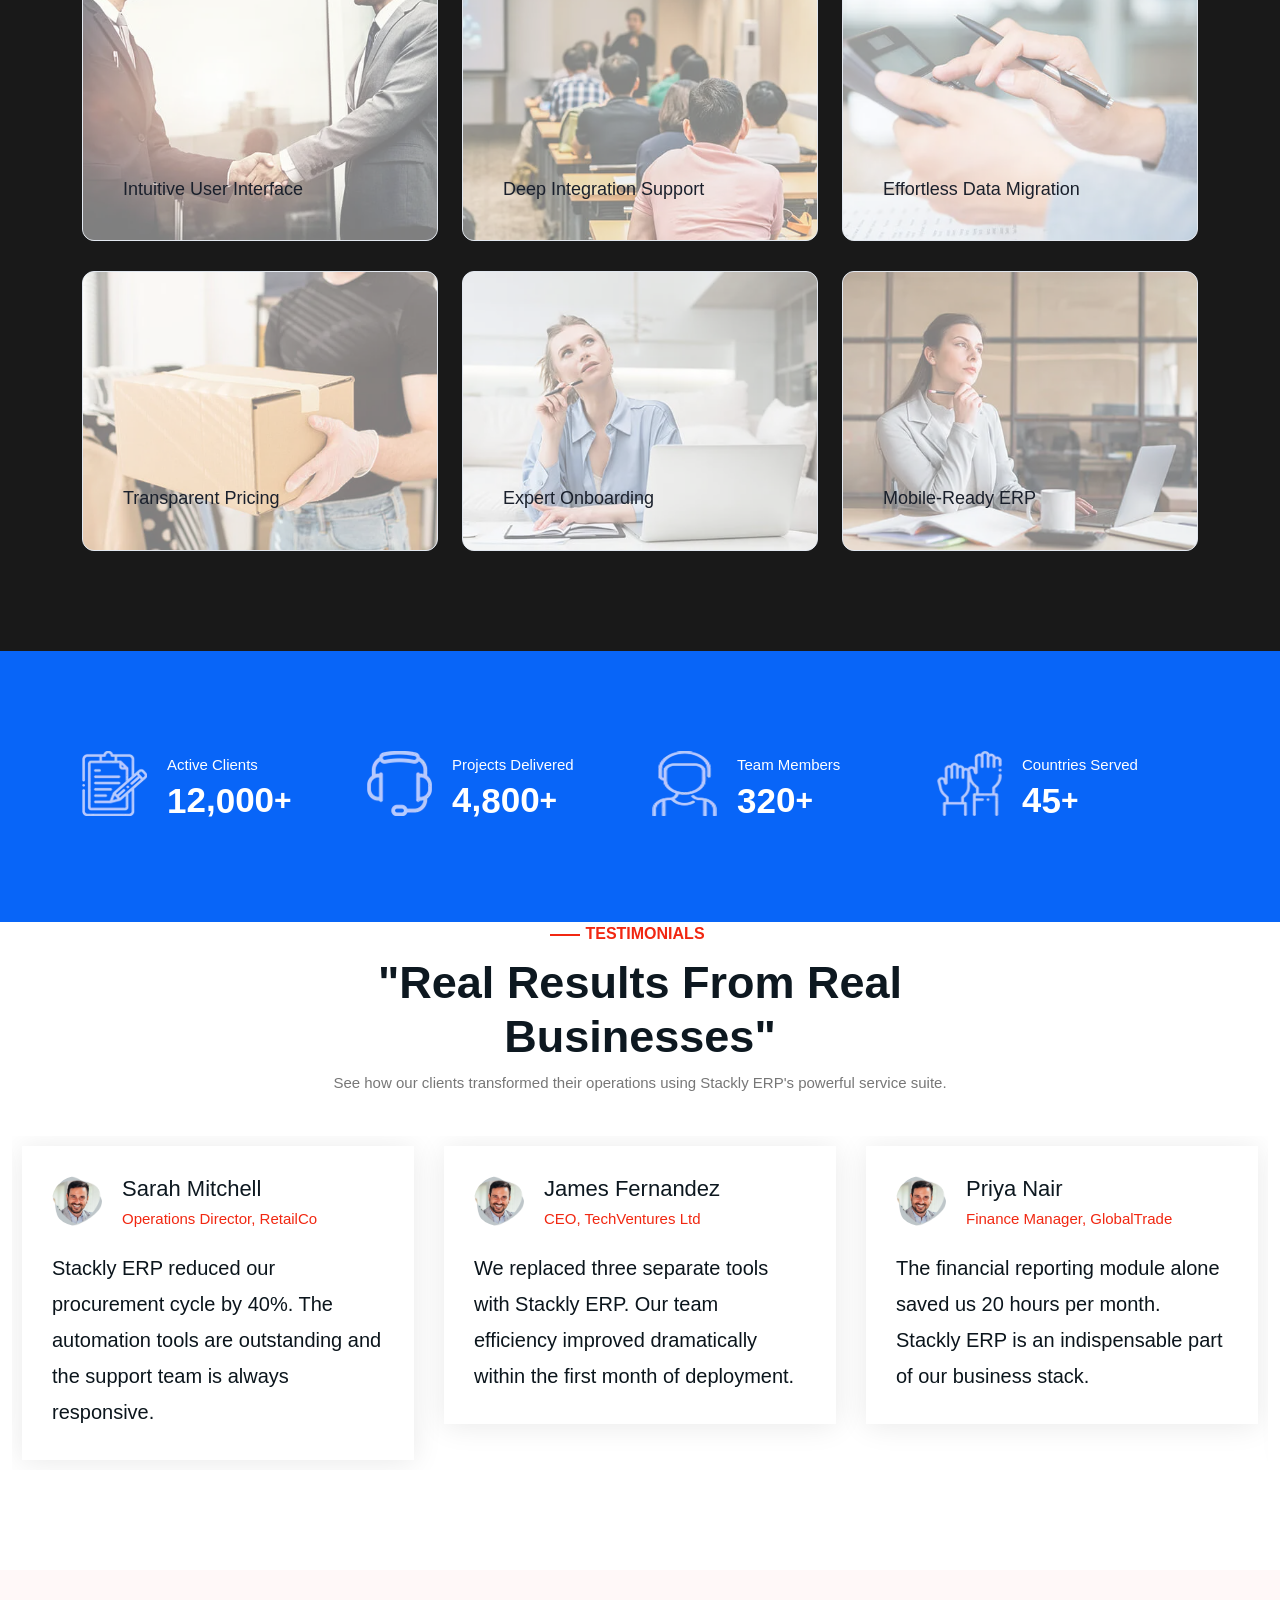
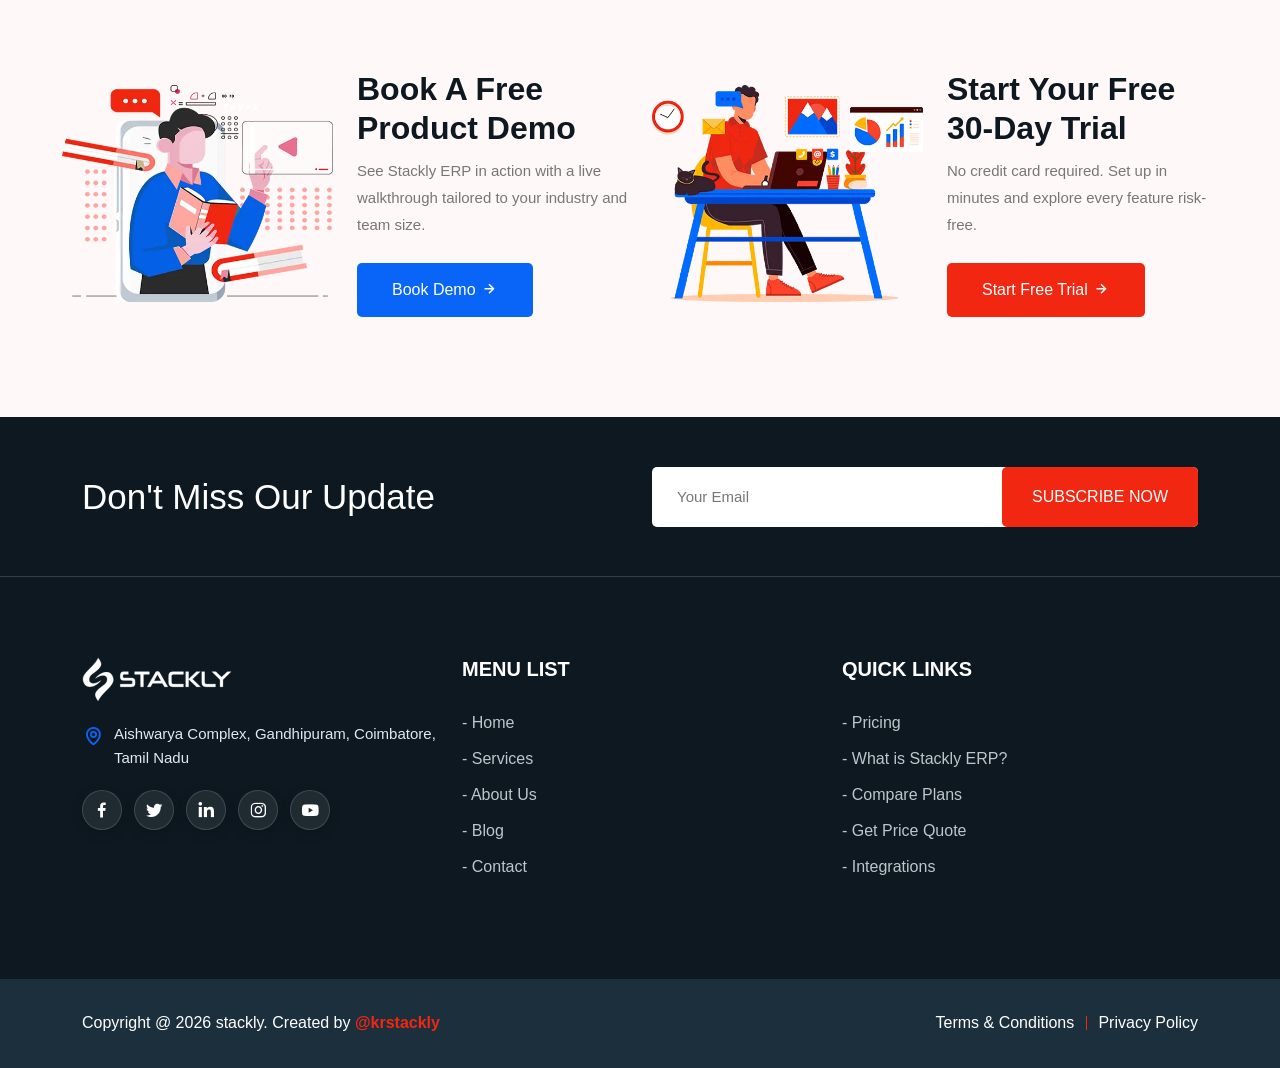
<file: services.html>
<!DOCTYPE html>
<html lang="zxx">

<head>
    <!-- Required meta tags -->
    <meta charset="utf-8">
    <meta name="viewport" content="width=device-width, initial-scale=1, shrink-to-fit=no">
    <!-- Bootstrap CSS -->
    <link rel="stylesheet" href="css/bootstrap.min.css">
    <!-- Animate CSS -->
    <link rel="stylesheet" href="css/animate.min.css">
    <!--=== BoxIcons CSS ===-->
    <link rel="stylesheet" href="css/boxicons.min.css">
    <!-- Owl Carousel CSS -->
    <link rel="stylesheet" href="css/owl.carousel.min.css">
    <!-- Owl Default CSS -->
    <link rel="stylesheet" href="css/owl.theme.default.min.css">
    <!-- Magnific Popup CSS -->
    <link rel="stylesheet" href="css/magnific-popup.min.css">
    <!-- Odometer CSS -->
    <link rel="stylesheet" href="css/odometer.min.css">
    <!-- Nice Select CSS -->
    <link rel="stylesheet" href="css/nice-select.min.css">
    <!--=== MeanMenu CSS ===-->
    <link rel="stylesheet" href="css/meanmenu.min.css">
    <!-- Style CSS -->
    <link rel="stylesheet" href="css/style.css">
    <!-- Dark CSS -->
    <link rel="stylesheet" href="css/dark.css">
    <!-- Responsive CSS -->
    <link rel="stylesheet" href="css/responsive.css">

    <!--=== Title ===-->
    <title>Services - Stackly ERP Solutions</title>
    <link rel="icon" href="data:,">
</head>

<body>


    <!-- Start Preloader Area -->
    <div class="preloader">
        <div class="spinner"></div>
    </div>
    <!-- End Preloader Area -->

    <!-- Start Navbar Area -->
    <div class="navbar-area">
        <div class="main-responsive-nav">
            <div class="container">
                <div class="main-responsive-menu">
                    <div class="logo">
                        <a href="index.html">
                                <img src="images/logo black.webp" class="black-logo" alt="logo">
                                <img src="images/logo.webp" class="white-logo" alt="logo">
                            </a>
                    </div>
                </div>
            </div>
        </div>

        <div class="main-navbar">
            <div class="container-fluid p-0">
                <nav class="navbar navbar-expand-md navbar-light">
                    <a class="navbar-brand" href="index.html">
                            <img src="images/logo black.webp" class="black-logo" alt="logo">
                                <img src="images/logo.webp" class="white-logo" alt="logo">
                        </a>

                    <div class="collapse navbar-collapse mean-menu" id="navbarSupportedContent">
                        <ul class="navbar-nav">
                            <li class="nav-item">
                                <a href="index.html" class="nav-link">
                                        Home
                                    </a>
                            </li>

                            <li class="nav-item">
                                <a href="services.html" class="nav-link active">
                                        Services
                                    </a>
                            </li>

                            <li class="nav-item">
                                <a href="about.html" class="nav-link">
                                        About Us
                                    </a>
                            </li>

                            <li class="nav-item">
                                <a href="blog.html" class="nav-link">
                                        Blog
                                    </a>
                            </li>

                            <li class="nav-item">
                                <a href="contact.html" class="nav-link">
                                        Contact
                                    </a>
                            </li>

                            <li class="nav-item d-md-none">
                                <a href="login.html" class="nav-link">
                                        Login
                                    </a>
                            </li>
                        </ul>

                        <div class="others-options">
                            <div class="d-flex align-items-center">
                                <div class="option-item">
                                    <a href="login.html" class="call-button">
                                            <i class='bx bx-log-in'></i>
                                            Login
                                        </a>
                                </div>
                            </div>
                        </div>
                    </div>
                </nav>
            </div>
        </div>
    </div>
    <!-- End Navbar Area -->
    <!-- Start Page Title Area -->
    <div class="page-title-area item-bg-1">
        <div class="d-table">
            <div class="d-table-cell">
                <div class="container">
                    <div class="page-title-content">
                        <h2>Our Services</h2>
                        <ul>
                            <li><a href="index.html">Home</a><i class="bx bx-right-arrow-alt"></i></li>
                            <li>Services</li>
                        </ul>
                    </div>
                </div>
            </div>
        </div>
    </div>
    <!-- End Page Title Area -->

    <!-- Start Services Grid Area -->
    <section class="solution-area pt-100 pb-70">
        <div class="container">
            <div class="section-title">
                <span>What We Offer</span>
                <h2>Comprehensive ERP Solutions</h2>
                <p>From automation to analytics, Stackly ERP equips your business with the tools to scale efficiently and intelligently.</p>
            </div>
            <div class="row">
                <div class="col-lg-4 col-md-6 wow animate__fadeInUp" data-wow-delay="0.1s">
                    <div class="single-solution-item">
                        <div class="image"><img src="images/icons/management/1.webp" alt="ERP Management"></div>
                        <h3>ERP Management</h3>
                        <p>Unify every business unit under a single intelligent platform â€” from HR to procurement to finance.</p>
                        <a href="404.html" class="read-btn">Learn More <i class="bx bx-right-arrow-alt"></i></a>
                    </div>
                </div>
                <div class="col-lg-4 col-md-6 wow animate__fadeInUp" data-wow-delay="0.2s">
                    <div class="single-solution-item">
                        <div class="image"><img src="images/icons/management/2.webp" alt="Sales Automation"></div>
                        <h3>Sales Automation</h3>
                        <p>Automate your entire sales pipeline with smart lead scoring, follow-ups and deal tracking.</p>
                        <a href="404.html" class="read-btn">Learn More <i class="bx bx-right-arrow-alt"></i></a>
                    </div>
                </div>
                <div class="col-lg-4 col-md-6 wow animate__fadeInUp" data-wow-delay="0.3s">
                    <div class="single-solution-item">
                        <div class="image"><img src="images/icons/management/3.webp" alt="Analytics & Reporting"></div>
                        <h3>Analytics & Reporting</h3>
                        <p>Turn raw data into actionable business intelligence with real-time dashboards and custom reports.</p>
                        <a href="404.html" class="read-btn">Learn More <i class="bx bx-right-arrow-alt"></i></a>
                    </div>
                </div>
                <div class="col-lg-4 col-md-6 wow animate__fadeInUp" data-wow-delay="0.4s">
                    <div class="single-solution-item">
                        <div class="image"><img src="images/icons/protect.webp" alt="Data Security"></div>
                        <h3>Data Security</h3>
                        <p>Enterprise-grade encryption, role-based access control, and compliance-ready data handling.</p>
                        <a href="404.html" class="read-btn">Learn More <i class="bx bx-right-arrow-alt"></i></a>
                    </div>
                </div>
                <div class="col-lg-4 col-md-6 wow animate__fadeInUp" data-wow-delay="0.5s">
                    <div class="single-solution-item">
                        <div class="image"><img src="images/icons/team.webp" alt="Team Collaboration"></div>
                        <h3>Team Collaboration</h3>
                        <p>Shared workspaces, activity feeds, and integrated communication tools keep your team in sync.</p>
                        <a href="404.html" class="read-btn">Learn More <i class="bx bx-right-arrow-alt"></i></a>
                    </div>
                </div>
                <div class="col-lg-4 col-md-6 wow animate__fadeInUp" data-wow-delay="0.6s">
                    <div class="single-solution-item">
                        <div class="image"><img src="images/icons/analysis.webp" alt="Business Intelligence"></div>
                        <h3>Business Intelligence</h3>
                        <p>Predict trends, identify bottlenecks, and make faster decisions with AI-powered insights.</p>
                        <a href="404.html" class="read-btn">Learn More <i class="bx bx-right-arrow-alt"></i></a>
                    </div>
                </div>
            </div>
        </div>
    </section>
    <!-- End Services Grid Area -->

    <!-- Start Features Area -->
    <section class="features-area bg-color ptb-100">
        <div class="container">
            <div class="row align-items-center">
                <div class="col-lg-6">
                    <div class="features-content wow animate__fadeInLeft" data-wow-delay="0.1s">
                        <div class="image"><img src="images/icons/sales.webp" alt="image"></div>
                        <h3>Streamlined Sales Pipeline</h3>
                        <p>Manage every stage from lead capture to closing with one unified view of your entire sales funnel.</p>
                    </div>
                    <div class="features-content wow animate__fadeInLeft" data-wow-delay="0.2s">
                        <div class="image"><img src="images/icons/calculator.webp" alt="image"></div>
                        <h3>Automated Financial Reports</h3>
                        <p>Generate tax-ready reports, invoices, and balance sheets automatically at any interval you choose.</p>
                    </div>
                    <div class="features-content wow animate__fadeInLeft" data-wow-delay="0.3s">
                        <div class="image"><img src="images/icons/research.webp" alt="image"></div>
                        <h3>Research-Backed Decisions</h3>
                        <p>Leverage built-in market research tools and benchmarking to guide strategic business direction.</p>
                    </div>
                </div>
                <div class="col-lg-6">
                    <div class="features-image wow animate__fadeInRight" data-wow-delay="0.2s">
                        <img src="images/features.webp" alt="image">
                    </div>
                </div>
            </div>
        </div>
    </section>
    <!-- End Features Area -->

    <!-- Start Platform Area -->
    <section class="platform-area pt-100 pb-70">
        <div class="container">
            <div class="section-title">
                <span>How It Works</span>
                <h2>Our Simple 3-Step Process</h2>
                <p>Getting started with Stackly ERP is fast, easy, and designed around your team's workflow.</p>
            </div>
            <div class="row justify-content-center">
                <div class="col-lg-4 col-md-6 wow animate__fadeInUp" data-wow-delay="0.1s">
                    <div class="single-platform-item">
                        <div class="icon"><img src="images/icons/goal.webp" alt="image"></div>
                        <h3>Step 1: Discovery</h3>
                        <p>Our team audits your current workflows and maps them to Stackly ERP's feature set for a tailored setup.</p>
                    </div>
                </div>
                <div class="col-lg-4 col-md-6 wow animate__fadeInUp" data-wow-delay="0.2s">
                    <div class="single-platform-item">
                        <div class="icon"><img src="images/icons/builder.webp" alt="image"></div>
                        <h3>Step 2: Configuration</h3>
                        <p>We configure modules, import existing data, and integrate with your current tools â€” zero disruption.</p>
                    </div>
                </div>
                <div class="col-lg-4 col-md-6 wow animate__fadeInUp" data-wow-delay="0.3s">
                    <div class="single-platform-item">
                        <div class="icon"><img src="images/icons/lamp.webp" alt="image"></div>
                        <h3>Step 3: Go Live</h3>
                        <p>Launch with confidence â€” full team training, dedicated onboarding support, and 24/7 assistance included.</p>
                    </div>
                </div>
            </div>
        </div>
    </section>
    <!-- End Platform Area -->

    <!-- Start Why Choose Area -->
    <section class="why-choose-area pt-100 pb-70">
        <div class="container">
            <div class="section-title-two">
                <div class="row align-items-center">
                    <div class="col-lg-7">
                        <div class="title">
                            <span>Why Stackly</span>
                            <h2>Why Businesses Choose Stackly ERP</h2>
                        </div>
                    </div>
                    <div class="col-lg-5">
                        <div class="text">
                            <p>Thousands of growing companies trust Stackly ERP to manage their operations, reduce costs, and accelerate growth.</p>
                        </div>
                    </div>
                </div>
            </div>
            <div class="row">
                <div class="col-lg-4 col-md-6">
                    <div class="single-choose-item wow animate__fadeInUp" data-wow-delay="0.1s">
                        <img src="images/choose/image1.webp" alt="image">
                        <div class="title"><h3>Intuitive User Interface</h3></div>
                        <div class="content"><div class="inner-content">
                            <h3><a href="#">Intuitive User Interface</a></h3>
                            <p>Clean, modern dashboards that reduce onboarding time and maximize daily productivity.</p>
                        </div></div>
                    </div>
                </div>
                <div class="col-lg-4 col-md-6">
                    <div class="single-choose-item wow animate__fadeInUp" data-wow-delay="0.2s">
                        <img src="images/choose/image2.webp" alt="image">
                        <div class="title"><h3>Deep Integration Support</h3></div>
                        <div class="content"><div class="inner-content">
                            <h3><a href="#">Deep Integration Support</a></h3>
                            <p>Connect seamlessly with 200+ apps including Slack, Xero, Shopify, and more via our API hub.</p>
                        </div></div>
                    </div>
                </div>
                <div class="col-lg-4 col-md-6">
                    <div class="single-choose-item wow animate__fadeInUp" data-wow-delay="0.3s">
                        <img src="images/choose/image3.webp" alt="image">
                        <div class="title"><h3>Effortless Data Migration</h3></div>
                        <div class="content"><div class="inner-content">
                            <h3><a href="#">Effortless Data Migration</a></h3>
                            <p>Import legacy records, spreadsheets, and databases with our guided migration wizard.</p>
                        </div></div>
                    </div>
                </div>
                <div class="col-lg-4 col-md-6">
                    <div class="single-choose-item wow animate__fadeInUp" data-wow-delay="0.4s">
                        <img src="images/choose/image4.webp" alt="image">
                        <div class="title"><h3>Transparent Pricing</h3></div>
                        <div class="content"><div class="inner-content">
                            <h3><a href="#">Transparent Pricing</a></h3>
                            <p>Month-to-month plans with no hidden fees. Scale modules up or down as your needs evolve.</p>
                        </div></div>
                    </div>
                </div>
                <div class="col-lg-4 col-md-6">
                    <div class="single-choose-item wow animate__fadeInUp" data-wow-delay="0.5s">
                        <img src="images/choose/image5.webp" alt="image">
                        <div class="title"><h3>Expert Onboarding</h3></div>
                        <div class="content"><div class="inner-content">
                            <h3><a href="#">Expert Onboarding</a></h3>
                            <p>Dedicated consultants guide your team from setup to launch with personalized training sessions.</p>
                        </div></div>
                    </div>
                </div>
                <div class="col-lg-4 col-md-6">
                    <div class="single-choose-item wow animate__fadeInUp" data-wow-delay="0.6s">
                        <img src="images/choose/image6.webp" alt="image">
                        <div class="title"><h3>Mobile-Ready ERP</h3></div>
                        <div class="content"><div class="inner-content">
                            <h3><a href="#">Mobile-Ready ERP</a></h3>
                            <p>Full-featured iOS and Android apps keep your team connected to core business data anywhere.</p>
                        </div></div>
                    </div>
                </div>
            </div>
        </div>
    </section>
    <!-- End Why Choose Area -->

    <!-- Start Fun Facts Area -->
    <section class="fun-facts-area pt-100 pb-70">
        <div class="container">
            <div class="row">
                <div class="col-lg-3 col-sm-6">
                    <div class="single-fun-fact wow animate__fadeInUp" data-wow-delay="0.1s">
                        <div class="image"><img src="images/fun-facts-icon/1.webp" alt="image"></div>
                        <p>Active Clients</p>
                        <h3><span class="odometer" data-count="12000">00</span><span class="sign-icon">+</span></h3>
                    </div>
                </div>
                <div class="col-lg-3 col-sm-6">
                    <div class="single-fun-fact wow animate__fadeInUp" data-wow-delay="0.2s">
                        <div class="image"><img src="images/fun-facts-icon/2.webp" alt="image"></div>
                        <p>Projects Delivered</p>
                        <h3><span class="odometer" data-count="4800">00</span><span class="sign-icon">+</span></h3>
                    </div>
                </div>
                <div class="col-lg-3 col-sm-6">
                    <div class="single-fun-fact wow animate__fadeInUp" data-wow-delay="0.3s">
                        <div class="image"><img src="images/fun-facts-icon/3.webp" alt="image"></div>
                        <p>Team Members</p>
                        <h3><span class="odometer" data-count="320">00</span><span class="sign-icon">+</span></h3>
                    </div>
                </div>
                <div class="col-lg-3 col-sm-6">
                    <div class="single-fun-fact wow animate__fadeInUp" data-wow-delay="0.4s">
                        <div class="image"><img src="images/fun-facts-icon/4.webp" alt="image"></div>
                        <p>Countries Served</p>
                        <h3><span class="odometer" data-count="45">00</span><span class="sign-icon">+</span></h3>
                    </div>
                </div>
            </div>
        </div>
    </section>
    <!-- End Fun Facts Area -->

    <!-- Start Testimonials Area -->
    <section class="feedback-area pb-100">
        <div class="container-fluid">
            <div class="section-title">
                <span>Testimonials</span>
                <h2>"Real Results From Real Businesses"</h2>
                <p>See how our clients transformed their operations using Stackly ERP's powerful service suite.</p>
            </div>
            <div class="feedback-slider owl-carousel owl-theme wow animate__fadeInUp" data-wow-delay="0.1s">
                <div class="feedback-item">
                    <div class="feedback-info">
                        <img src="images/testimonials/image1.webp" alt="image">
                        <h4>Sarah Mitchell</h4>
                        <span>Operations Director, RetailCo</span>
                    </div>
                    <p>Stackly ERP reduced our procurement cycle by 40%. The automation tools are outstanding and the support team is always responsive.</p>
                </div>
                <div class="feedback-item">
                    <div class="feedback-info">
                        <img src="images/testimonials/image1.webp" alt="image">
                        <h4>James Fernandez</h4>
                        <span>CEO, TechVentures Ltd</span>
                    </div>
                    <p>We replaced three separate tools with Stackly ERP. Our team efficiency improved dramatically within the first month of deployment.</p>
                </div>
                <div class="feedback-item">
                    <div class="feedback-info">
                        <img src="images/testimonials/image1.webp" alt="image">
                        <h4>Priya Nair</h4>
                        <span>Finance Manager, GlobalTrade</span>
                    </div>
                    <p>The financial reporting module alone saved us 20 hours per month. Stackly ERP is an indispensable part of our business stack.</p>
                </div>
            </div>
        </div>
    </section>
    <!-- End Testimonials Area -->

    <!-- Start Overview / CTA Area -->
    <section class="overview-area ptb-100">
        <div class="container-fluid">
            <div class="row">
                <div class="col-lg-6">
                    <div class="row align-items-center">
                        <div class="col-lg-6">
                            <div class="overview-image wow animate__fadeInLeft" data-wow-delay="0.1s">
                                <img src="images/overview/image1.webp" alt="image">
                            </div>
                        </div>
                        <div class="col-lg-6">
                            <div class="overview-content wow animate__fadeInRight" data-wow-delay="0.2s">
                                <h2>Book a Free Product Demo</h2>
                                <p>See Stackly ERP in action with a live walkthrough tailored to your industry and team size.</p>
                                <a href="404.html" class="btn-one">Book Demo <i class="bx bx-right-arrow-alt"></i></a>
                            </div>
                        </div>
                    </div>
                </div>
                <div class="col-lg-6">
                    <div class="row align-items-center">
                        <div class="col-lg-6">
                            <div class="overview-image wow animate__fadeInLeft" data-wow-delay="0.2s">
                                <img src="images/overview/image2.webp" alt="image">
                            </div>
                        </div>
                        <div class="col-lg-6">
                            <div class="overview-content wow animate__fadeInRight" data-wow-delay="0.3s">
                                <h2>Start Your Free 30-Day Trial</h2>
                                <p>No credit card required. Set up in minutes and explore every feature risk-free.</p>
                                <a href="404.html" class="btn-two">Start Free Trial <i class="bx bx-right-arrow-alt"></i></a>
                            </div>
                        </div>
                    </div>
                </div>
            </div>
        </div>
    </section>
    <!-- End Overview / CTA Area -->

    <!-- Start Footer Area -->
    <section class="footer-area pb-70">
        <div class="subscribe-area">
            <div class="container">
                <div class="row align-items-center">
                    <div class="col-lg-6 col-md-6">
                        <div class="subscribe-content">
                            <h3>Don't Miss Our Update</h3>
                        </div>
                    </div>

                    <div class="col-lg-6 col-md-6">
                        <form class="newsletter-form" id="newsletterForm" onsubmit="return handleNewsletter(event)">
                            <input type="email" class="input-newsletter" id="newsletterEmail" placeholder="Your Email" name="EMAIL" required autocomplete="off">
                            <button type="submit">
                                Subscribe Now
                            </button>

                            <div id="validator-newsletter" class="form-result"></div>
                        </form>
                        <script>
                        function handleNewsletter(e) {
                            e.preventDefault();
                            var emailInput = e.target.querySelector('input[type="email"]') || document.getElementById('newsletterEmail');
                            var email = emailInput ? emailInput.value.trim() : '';
                            var res = e.target.querySelector('.form-result') || document.getElementById('validator-newsletter');
                            var emailRegex = /^[^\s@]+@[^\s@]+\.[^\s@]+$/;
                            
                            if (!email || !emailRegex.test(email)) {
                                if (res) {
                                    res.className = "validation-danger";
                                    res.innerHTML = '<span style="color:#f12711;font-weight:600;">⚠ Please enter a valid email address.</span>';
                                }
                                return false;
                            }
                            
                            if (res) {
                                res.innerHTML = '';
                            }
                            window.location.href = '404.html';
                            return false;
                        }
                        </script>
                    </div>
                </div>
            </div>
        </div>

        <div class="container">
            <div class="row">
                <div class="col-lg-4 col-sm-6 wow animate__fadeInUp" data-wow-delay="0.1s">
                    <div class="single-footer-widget">
                        <div class="logo" style="margin-bottom: 20px;">
                            <a href="index.html">
                                <img src="images/logo.webp" alt="logo" style="max-width: 150px;">
                            </a>
                        </div>
                        <ul class="address-info" style="list-style: none; padding-left: 0; margin-bottom: 0;">
                            <li style="font-size: 15px; line-height: 1.8; display: flex; align-items: flex-start;">
                                <i class='bx bx-map' style="color: #0865f8; margin-right: 10px; font-size: 22px; margin-top: 3px; flex-shrink: 0;"></i>
                                <span style="font-size: 15px; line-height: 1.6;">Aishwarya Complex, Gandhipuram, Coimbatore, Tamil Nadu</span>
                            </li>
                        </ul>
                        <div class="footer-social-links">
                            <a href="404.html" title="Facebook"><i class='bx bxl-facebook'></i></a>
                            <a href="404.html" title="Twitter"><i class='bx bxl-twitter'></i></a>
                            <a href="404.html" title="LinkedIn"><i class='bx bxl-linkedin'></i></a>
                            <a href="404.html" title="Instagram"><i class='bx bxl-instagram'></i></a>
                            <a href="404.html" title="YouTube"><i class='bx bxl-youtube'></i></a>
                        </div>
                    </div>
                </div>

                <div class="col-lg-4 col-sm-6 wow animate__fadeInUp" data-wow-delay="0.2s">
                    <div class="single-footer-widget">
                        <h3>Menu List</h3>
                        <ul class="quick-links">
                            <li>
                                <a href="index.html">- Home</a>
                            </li>
                            <li>
                                <a href="services.html">- Services</a>
                            </li>
                            <li>
                                <a href="about.html">- About Us</a>
                            </li>
                            <li>
                                <a href="blog.html">- Blog</a>
                            </li>
                            <li>
                                <a href="contact.html">- Contact</a>
                            </li>
                        </ul>
                    </div>
                </div>

                <div class="col-lg-4 col-sm-6 wow animate__fadeInUp" data-wow-delay="0.3s">
                    <div class="single-footer-widget">
                        <h3>Quick Links</h3>
                        <ul class="quick-links">
                            <li>
                                <a href="404.html">- Pricing</a>
                            </li>
                            <li>
                                <a href="404.html">- What is Stackly ERP?</a>
                            </li>
                            <li>
                                <a href="404.html">- Compare Plans</a>
                            </li>
                            <li>
                                <a href="404.html">- Get Price Quote</a>
                            </li>
                            <li>
                                <a href="404.html">- Integrations</a>
                            </li>
                        </ul>
                    </div>
                </div>
            </div>
        </div>
    </section>
    <!-- End Footer Area -->

    <!-- Start Copy Right Area -->
    <div class="copyright-area">
        <div class="container">
            <div class="copyright-area-content">
                <div class="row align-items-center">
                    <div class="col-lg-6 col-md-6">
                        <p>
                            <i class="far fa-copyright"></i> Copyright @
                            <script>
                                document.write(new Date().getFullYear())
                            </script> stackly. Created by
                            <a href="404.html" target="_blank">
                                    @krstackly
                                </a>
                        </p>
                    </div>

                    <div class="col-lg-6 col-md-6">
                        <ul>
                            <li>
                                <a href="404.html">Terms & Conditions</a>
                            </li>
                            <li>
                                <a href="404.html">Privacy Policy</a>
                            </li>
                        </ul>
                    </div>
                </div>
            </div>
        </div>
    </div>
    <!-- End Copy Right Area -->

    <!-- Start Go Top Section -->
    <div class="go-top">
        <i class="bx bx-chevron-up"></i>
        <i class="bx bx-chevron-up"></i>
    </div>
    <!-- End Go Top Section -->

    <!-- Jquery Slim JS -->
    <script src="js/jquery.min.js"></script>
    <!-- Bootstrap JS -->
    <script src="js/bootstrap.bundle.min.js"></script>
    <!--=== MeanMenu JS ===-->
    <script src="js/jquery.meanmenu.min.js"></script>
    <!-- Owl Carousel JS -->
    <script src="js/owl.carousel.min.js"></script>
    <!-- Magnific Popup JS -->
    <script src="js/jquery.magnific-popup.min.js"></script>
    <!-- Appear JS -->
    <script src="js/jquery.appear.min.js"></script>
    <!-- Odometer JS -->
    <script src="js/odometer.min.js"></script>
    <!--=== Form AjaxChimp JS ===-->
    <script src="js/jquery.ajaxchimp.min.js"></script>
    <!-- Form Validator JS -->
    <script src="js/form-validator.min.js"></script>
    <!-- Contact JS -->
    <script src="js/contact-form-script.js"></script>
    <!-- Nice Select JS -->
    <script src="js/jquery.nice-select.min.js"></script>
    <!-- Wow Popup JS -->
    <script src="js/wow.min.js"></script>
    <!-- Custom JS -->
    <script src="js/main.js"></script>
    
</body>

</html>
</body>

</html>
</file>
<file: css/style.css>
/*
@File: Stackly Template Styles

* This file contains the styling for the actual template, this
is the file you need to edit to change the look of the
template.

This files table contents are outlined below>>>>>

*******************************************
*******************************************

** - Default CSS
** - Preloader Area CSS
** - Navbar Area CSS
** - Default CSS
** - Preloader Area CSS
** - Navbar Area CSS
** - Top Header Area CSS
** - Main Slider Area CSS
** - Partner Area CSS
** - Management Area CSS
** - About Area CSS
** - Features Area CSS
** - Platform Area CSS
** - Why Choose Us Area CSS
** - Fun Facts Area CSS
** - Accompany Area CSS
** - Join Area CSS
** - Trial Area CSS
** - Awards Area CSS
** - Apps Area CSS
** - Assistant Area CSS
** - Pricing Area CSS
** - Testimonial Area CSS
** - Blog Area CSS
** - Overview Area CSS
** - Banner Area CSS
** - Top Features Area CSS
** - Dedicated Area CSS
** - Support Area CSS
** - Sales Area CSS
** - CTR Area CSS
** - Conversational Area CSS
** - Others Area CSS
** - Client Area CSS
** - Subscribe Section CSS
** - Banner Area Three CSS
** - Top Management Area CSS
** - Experience Area CSS
** - Smarter Area CSS
** - Lead Area CSS
** - Estate Area CSS
** - Feedback Area CSS
** - Page Title Area CSS
** - Team Area CSS
** - Creative Area CSS
** - Details Area CSS
** - Software Area CSS
** - Features Details Area CSS
** - Solution Area CSS
** - Faq Area CSS
** - Contact Area CSS
** - Privacy Area CSS
** - 404 Error Area CSS
** - Coming Soon Area CSS
** - Sign In CSS
** - Sign Up CSS
** - Warder Area CSS
** - Customer Area CSS
** - Compliance Area CSS
** - Training Area CSS
** - Blog Details Area CSS
** - Sidebar Widget Area CSS
** - Pagination Area CSS
** - Footer Area CSS
** - Copy Right Area CSS
** - Go Top CSS

*/

/*================================================
Default CSS
=================================================*/

html {
    overflow-x: hidden;
    width: 100%;
    max-width: 100%;
}

body {
    overflow-x: clip;
    overflow-y: visible !important;
    padding: 0;
    margin: 0;
    font-family: "Poppins", sans-serif;
    font-size: 15px;
    width: 100%;
    position: relative;
}

a {
    text-decoration: none;
    -webkit-transition: 0.6s;
    transition: 0.6s;
    color: #0d1820;
}

a:hover,
a:focus {
    color: #0865f8;
    text-decoration: none;
}

button {
    outline: 0 !important;
}

p {
    margin-bottom: 15px;
    line-height: 1.8;
    color: #777777;
    font-weight: 400;
    font-family: "Poppins", sans-serif;
    font-size: 15px;
}

p:last-child {
    margin-bottom: 0;
}

i {
    line-height: normal;
}

.d-table {
    width: 100%;
    height: 100%;
}

.d-table-cell {
    vertical-align: middle;
}

img {
    max-width: 100%;
    height: auto;
}

.ptb-100 {
    padding-top: 100px;
    padding-bottom: 100px;
}

.pt-100 {
    padding-top: 100px;
}

.pb-100 {
    padding-bottom: 100px;
}

.pt-70 {
    padding-top: 70px;
}

.pb-70 {
    padding-bottom: 70px;
}

.ptb-50 {
    padding-top: 50px;
    padding-bottom: 50px;
}

.h1,
.h2,
.h3,
.h4,
.h5,
.h6,
h1,
h2,
h3,
h4,
h5,
h6 {
    color: #0d1820;
    text-transform: capitalize;
    font-family: "Poppins", sans-serif;
    font-weight: 600;
}

.h1:last-child,
.h2:last-child,
.h3:last-child,
.h4:last-child,
.h5:last-child,
.h6:last-child,
h1:last-child,
h2:last-child,
h3:last-child,
h4:last-child,
h5:last-child,
h6:last-child {
    margin-bottom: 0;
}

.section-title {
    text-align: center;
    max-width: 695px;
    margin: 0 auto 40px;
}

.section-title span {
    font-size: 16px;
    color: #f12711;
    text-transform: uppercase;
    display: inline-block;
    position: relative;
    margin-left: 10px;
    font-weight: 600;
}

.section-title span::before {
    content: "";
    position: absolute;
    height: 2px;
    width: 30px;
    background-color: #f12711;
    left: -35px;
    top: 12px;
}

.section-title h2 {
    font-size: 45px;
    margin-top: 10px;
    margin-bottom: 5px;
}

.section-title p {
    margin-bottom: 0;
}

.section-title.left {
    max-width: 530px;
}

.section-title.left h2 {
    margin-bottom: 0;
}

.section-title.right {
    text-align: left;
    max-width: 100%;
    position: relative;
}

.section-title.right span {
    margin-left: 36px;
}

.section-title.right .learn-btn {
    display: inline-block;
    padding: 12px 30px;
    background-color: #0d1820;
    color: #ffffff;
    font-size: 16px;
    font-weight: 500;
    border-radius: 5px;
    -webkit-transition: 0.6s;
    transition: 0.6s;
    position: absolute;
    bottom: 0;
    right: 0;
}

.section-title.right .learn-btn i {
    position: relative;
    top: 2px;
    font-size: 18px;
}

.section-title.right .learn-btn:hover {
    background-color: #0865f8;
}

.section-title.right .contact-btn {
    display: inline-block;
    padding: 12px 30px;
    background-color: #ffffff;
    color: #0d1820;
    font-size: 16px;
    font-weight: 500;
    border-radius: 5px;
    -webkit-transition: 0.6s;
    transition: 0.6s;
    position: absolute;
    bottom: 0;
    right: 0;
}

.section-title.right .contact-btn i {
    position: relative;
    top: 2px;
    font-size: 18px;
}

.section-title.right .contact-btn:hover {
    background-color: #0865f8;
    color: #ffffff;
}

.section-title .read-btn {
    display: inline-block;
    font-size: 16px;
    font-weight: 500;
    color: #f12711;
    margin-top: 12px;
    text-transform: uppercase;
}

.section-title .read-btn:hover {
    color: #0865f8;
}

.section-title .read-btn i {
    position: relative;
    top: 2px;
}

.section-title-two {
    text-align: right;
    max-width: 800px;
    margin: 0 auto 40px;
}

.section-title-two .title {
    padding-right: 40px;
    position: relative;
}

.section-title-two .title::before {
    content: "";
    position: absolute;
    top: 32px;
    right: 0;
    height: 100px;
    width: 1px;
    background-color: #cdcdcd;
}

.section-title-two .title span {
    font-size: 16px;
    color: #f12711;
    text-transform: uppercase;
    display: inline-block;
    position: relative;
    margin-left: 10px;
    font-weight: 600;
}

.section-title-two .title span::before {
    content: "";
    position: absolute;
    height: 2px;
    width: 30px;
    background-color: #f12711;
    left: -35px;
    top: 12px;
}

.section-title-two .title h2 {
    font-size: 45px;
    margin-top: 10px;
    margin-bottom: 5px;
}

.section-title-two .text {
    padding-left: 10px;
    text-align: left;
}

.section-title-two .text p {
    margin-bottom: 0;
}

/*================================================
Preloader Area CSS
=================================================*/

.preloader {
    position: fixed;
    left: 0;
    top: 0;
    width: 100%;
    height: 100%;
    z-index: 999999;
    text-align: center;
    -webkit-transition: .9s;
    transition: .9s;
}

.preloader .spinner {
    width: 50px;
    height: 50px;
    background-color: #ffffff;
    margin: 0 auto;
    -webkit-animation: sk-rotateplane 1.2s infinite ease-in-out;
    animation: sk-rotateplane 1.2s infinite ease-in-out;
    position: absolute;
    left: 0;
    right: 0;
    top: 42%;
    -webkit-transform: translateY(-42%);
    transform: translateY(-42%);
    -webkit-transition: 0.6s;
    transition: 0.6s;
}

.preloader::before,
.preloader::after {
    content: '';
    position: absolute;
    left: 0;
    top: 0;
    width: 60%;
    height: 100%;
    z-index: -1;
    background: #0865f8;
    -webkit-transition: .9s;
    transition: .9s;
}

.preloader::after {
    left: auto;
    right: 0;
}

.preloader.preloader-deactivate {
    visibility: hidden;
}

.preloader.preloader-deactivate::after,
.preloader.preloader-deactivate::before {
    width: 0;
}

.preloader.preloader-deactivate .spinner {
    opacity: 0;
    visibility: hidden;
}

@-webkit-keyframes sk-rotateplane {
    0% {
        -webkit-transform: perspective(120px) rotateX(0deg) rotateY(0deg);
        transform: perspective(120px) rotateX(0deg) rotateY(0deg);
    }
    50% {
        -webkit-transform: perspective(120px) rotateX(-180.1deg) rotateY(0deg);
        transform: perspective(120px) rotateX(-180.1deg) rotateY(0deg);
    }
    100% {
        -webkit-transform: perspective(120px) rotateX(-180deg) rotateY(-179.9deg);
        transform: perspective(120px) rotateX(-180deg) rotateY(-179.9deg);
    }
}

@keyframes sk-rotateplane {
    0% {
        -webkit-transform: perspective(120px) rotateX(0deg) rotateY(0deg);
        transform: perspective(120px) rotateX(0deg) rotateY(0deg);
    }
    50% {
        -webkit-transform: perspective(120px) rotateX(-180.1deg) rotateY(0deg);
        transform: perspective(120px) rotateX(-180.1deg) rotateY(0deg);
    }
    100% {
        -webkit-transform: perspective(120px) rotateX(-180deg) rotateY(-179.9deg);
        transform: perspective(120px) rotateX(-180deg) rotateY(-179.9deg);
    }
}

/*================================================
Top Header Area CSS
=================================================*/

.top-header-area {
    padding-top: 10px;
    padding-bottom: 10px;
    border-bottom: 1px solid #ededed;
}

.top-header-area .container-fluid {
    max-width: 1410px;
    margin: auto;
}

.top-header-area .social {
    padding-left: 0;
    margin-bottom: 0;
}

.top-header-area .social li {
    list-style-type: none;
    display: inline-block;
}

.top-header-area .social li a i {
    display: inline-block;
    height: 30px;
    width: 30px;
    line-height: 30px;
    border: 1px solid #d7d7d7;
    text-align: center;
    font-size: 18px;
    border-radius: 50px;
    -webkit-transition: 0.6s;
    transition: 0.6s;
}

.top-header-area .social li a i:hover {
    background-color: #0865f8;
    border: 1px solid #0865f8;
    color: #ffffff;
}

.top-header-area .social .facebook a i {
    color: #0865f8;
}

.top-header-area .social .twitter a i {
    color: #0d1820;
}

.top-header-area .social .instagram a i {
    color: #ff00ae;
}

.top-header-area .social .pinterest a i {
    color: #d32f2f;
}

.top-header-area .social .youtube a i {
    color: #f12711;
}

.top-header-text {
    text-align: center;
}

.top-header-text p {
    color: #333333;
    margin-bottom: 0;
    font-size: 14px;
}

.top-header-text p a {
    color: #f12711;
    border-bottom: 1px solid #f12711;
}

.map-dropdown {
    text-align: right;
    position: absolute;
    right: 15px;
}

.map-dropdown .option-item {
    margin-right: 20px;
    position: relative;
}

.map-dropdown .option-item:last-child {
    margin-right: 0;
}

.map-dropdown .option-item:last-child::before {
    display: none;
}

.map-dropdown .option-item::before {
    position: absolute;
    right: -8px;
    top: 6px;
    width: 1px;
    content: '';
    height: 18px;
    background-color: #adabab;
}

.map-dropdown .option-item .language-switcher {
    position: relative;
    top: -1px;
    outline: 0;
}

.map-dropdown .option-item .language-switcher .dropdown-toggle {
    padding: 0;
    border: none;
    background-color: transparent;
    font-weight: 500;
    outline: 0;
    cursor: pointer;
}

.map-dropdown .option-item .language-switcher .dropdown-toggle::after {
    display: none;
}

.map-dropdown .option-item .language-switcher .dropdown-toggle img {
    width: 25px;
    height: 25px;
    border-radius: 50px;
    position: relative;
    top: 1px;
}

.map-dropdown .option-item .language-switcher .dropdown-toggle span {
    display: inline-block;
    margin-left: 4px;
    color: #0d1820;
    position: relative;
    top: 3px;
    text-transform: uppercase;
    font-size: 14px;
}

.map-dropdown .option-item .language-switcher .dropdown-toggle span i {
    position: relative;
    font-size: 20px;
    top: 3px;
    margin-left: -4px;
}

.map-dropdown .option-item .language-switcher .dropdown-menu {
    padding: 15px;
    float: unset;
    border: none;
    -webkit-box-shadow: 0px 0px 15px 0px rgba(0, 0, 0, 0.1);
    box-shadow: 0px 0px 15px 0px rgba(0, 0, 0, 0.1);
    border-radius: 0;
    display: block;
    margin-top: 12px !important;
    opacity: 0;
    visibility: visible;
    -webkit-transition: 0.6s;
    transition: 0.6s;
    -webkit-transform: scaleX(0);
    transform: scaleX(0);
}

.map-dropdown .option-item .language-switcher .dropdown-menu .dropdown-item {
    padding: 0;
    color: #0d1820;
    margin-bottom: 10px;
    font-weight: 500;
}

.map-dropdown .option-item .language-switcher .dropdown-menu .dropdown-item:last-child {
    margin-bottom: 0;
}

.map-dropdown .option-item .language-switcher .dropdown-menu .dropdown-item img {
    width: 30px;
    height: 30px;
    border-radius: 50px;
    border: 3px solid #ffffff;
}

.map-dropdown .option-item .language-switcher .dropdown-menu .dropdown-item span {
    display: inline-block;
    margin-left: 5px;
    font-size: 14px;
    text-transform: uppercase;
}

.map-dropdown .option-item .language-switcher .dropdown-menu .dropdown-item:hover,
.map-dropdown .option-item .language-switcher .dropdown-menu .dropdown-item:focus {
    background-color: transparent !important;
    outline: 0;
}

.map-dropdown .option-item .language-switcher .dropdown-menu .dropdown-item:active,
.map-dropdown .option-item .language-switcher .dropdown-menu .dropdown-item.active {
    color: #0d1820;
    background-color: transparent;
}

.map-dropdown .option-item .language-switcher .dropdown-menu.show {
    opacity: 1;
    visibility: visible;
    -webkit-transform: scaleX(1);
    transform: scaleX(1);
}

.map-dropdown .option-item .list {
    padding-left: 0;
    margin-bottom: 0;
}

.map-dropdown .option-item .list li {
    display: inline-block;
    list-style-type: none;
    font-size: 14px;
    font-weight: 500;
}

.map-dropdown .option-item .list li a {
    color: #0865f8;
}

/*================================================
Navbar Area CSS
=================================================*/

.main-responsive-nav {
    display: none;
}

.main-navbar {
    padding-top: 0;
    padding-bottom: 0;
}

.main-navbar .container-fluid {
    max-width: 1450px;
    margin-left: auto;
    margin-right: 0;
}

.main-navbar .navbar-brand {
    padding-top: 0;
    padding-bottom: 0;
    margin-right: 0;
    max-width: 100px;
}

.main-navbar .navbar {
    -webkit-transition: 0.6s;
    transition: 0.6s;
    padding-right: 0;
    padding-top: 0;
    padding-bottom: 0;
}

.main-navbar .navbar ul {
    padding-left: 0;
    list-style-type: none;
    margin-bottom: 0;
}

.main-navbar .navbar .navbar-nav {
    margin-right: auto;
    margin-left: auto;
}

.main-navbar .navbar .navbar-nav .nav-item {
    position: relative;
    padding: 0;
}

.main-navbar .navbar .navbar-nav .nav-item a {
    font-size: 15px;
    color: #0d1820;
    text-transform: capitalize;
    padding-left: 0;
    padding-right: 0;
    padding-top: 25px;
    padding-bottom: 25px;
    font-weight: 500;
    margin-left: 14px;
    margin-right: 14px;
}

.main-navbar .navbar .navbar-nav .nav-item a:hover,
.main-navbar .navbar .navbar-nav .nav-item a:focus,
.main-navbar .navbar .navbar-nav .nav-item a.active {
    color: #0865f8;
    position: relative;
    -webkit-transition: 0.6s;
    transition: 0.6s;
}

.main-navbar .navbar .navbar-nav .nav-item a i {
    font-size: 16px;
    position: relative;
    top: 2px;
    display: inline-block;
    margin-left: -4px;
    margin-right: -4px;
}

.main-navbar .navbar .navbar-nav .nav-item:last-child a {
    margin-right: 0;
}

.main-navbar .navbar .navbar-nav .nav-item:first-child a {
    margin-left: 0;
}

.main-navbar .navbar .navbar-nav .nav-item:hover a,
.main-navbar .navbar .navbar-nav .nav-item.active a {
    color: #0865f8;
    -webkit-transition: 0.6s;
    transition: 0.6s;
}

.main-navbar .navbar .navbar-nav .nav-item .dropdown-menu {
    -webkit-box-shadow: 0px 0px 15px 0px rgba(0, 0, 0, 0.1);
    box-shadow: 0px 0px 15px 0px rgba(0, 0, 0, 0.1);
    background: #ffffff;
    position: absolute;
    border: none;
    top: 80px;
    left: 0;
    width: 250px;
    z-index: 99;
    display: block;
    opacity: 0;
    visibility: hidden;
    border-radius: 0;
    -webkit-transition: all 0.3s ease-in-out;
    transition: all 0.3s ease-in-out;
    margin-top: 20px;
    padding-top: 20px;
    padding-left: 5px;
    padding-right: 5px;
    padding-bottom: 20px;
}

.main-navbar .navbar .navbar-nav .nav-item .dropdown-menu li {
    padding-left: 0;
    padding-right: 0;
    padding-top: 0;
    padding-bottom: 0;
}

.main-navbar .navbar .navbar-nav .nav-item .dropdown-menu li a {
    text-transform: capitalize;
    padding: 8px 15px;
    margin: 0;
    position: relative;
    color: #0d1820;
    font-size: 15.5px;
    font-weight: 400;
}

.main-navbar .navbar .navbar-nav .nav-item .dropdown-menu li a:hover,
.main-navbar .navbar .navbar-nav .nav-item .dropdown-menu li a:focus,
.main-navbar .navbar .navbar-nav .nav-item .dropdown-menu li a.active {
    color: #0865f8;
    letter-spacing: 1px;
}

.main-navbar .navbar .navbar-nav .nav-item .dropdown-menu li a:hover::before,
.main-navbar .navbar .navbar-nav .nav-item .dropdown-menu li a:focus::before,
.main-navbar .navbar .navbar-nav .nav-item .dropdown-menu li a.active::before {
    display: none;
}

.main-navbar .navbar .navbar-nav .nav-item .dropdown-menu li a i {
    position: absolute;
    right: 14px;
    top: 12px;
}

.main-navbar .navbar .navbar-nav .nav-item .dropdown-menu li .dropdown-menu {
    left: -255px;
    top: 0;
    opacity: 0;
    visibility: hidden;
}

.main-navbar .navbar .navbar-nav .nav-item .dropdown-menu li .dropdown-menu li a {
    color: #0d1820;
}

.main-navbar .navbar .navbar-nav .nav-item .dropdown-menu li .dropdown-menu li a:hover,
.main-navbar .navbar .navbar-nav .nav-item .dropdown-menu li .dropdown-menu li a:focus,
.main-navbar .navbar .navbar-nav .nav-item .dropdown-menu li .dropdown-menu li a.active {
    color: #0865f8;
}

.main-navbar .navbar .navbar-nav .nav-item .dropdown-menu li .dropdown-menu li .dropdown-menu {
    left: 220px;
    top: 0;
    opacity: 0;
    visibility: hidden;
}

.main-navbar .navbar .navbar-nav .nav-item .dropdown-menu li .dropdown-menu li .dropdown-menu li a {
    color: #0d1820;
}

.main-navbar .navbar .navbar-nav .nav-item .dropdown-menu li .dropdown-menu li .dropdown-menu li a:hover,
.main-navbar .navbar .navbar-nav .nav-item .dropdown-menu li .dropdown-menu li .dropdown-menu li a:focus,
.main-navbar .navbar .navbar-nav .nav-item .dropdown-menu li .dropdown-menu li .dropdown-menu li a.active {
    color: #0865f8;
}

.main-navbar .navbar .navbar-nav .nav-item .dropdown-menu li .dropdown-menu li .dropdown-menu li .dropdown-menu {
    left: -250px;
    top: 0;
    opacity: 0;
    visibility: hidden;
}

.main-navbar .navbar .navbar-nav .nav-item .dropdown-menu li .dropdown-menu li .dropdown-menu li .dropdown-menu li a {
    color: #0d1820;
}

.main-navbar .navbar .navbar-nav .nav-item .dropdown-menu li .dropdown-menu li .dropdown-menu li .dropdown-menu li a:hover,
.main-navbar .navbar .navbar-nav .nav-item .dropdown-menu li .dropdown-menu li .dropdown-menu li .dropdown-menu li a:focus,
.main-navbar .navbar .navbar-nav .nav-item .dropdown-menu li .dropdown-menu li .dropdown-menu li .dropdown-menu li a.active {
    color: #0865f8;
}

.main-navbar .navbar .navbar-nav .nav-item .dropdown-menu li .dropdown-menu li .dropdown-menu li .dropdown-menu li .dropdown-menu {
    left: -250px;
    top: 0;
    opacity: 0;
    visibility: hidden;
}

.main-navbar .navbar .navbar-nav .nav-item .dropdown-menu li .dropdown-menu li .dropdown-menu li .dropdown-menu li .dropdown-menu li a {
    color: #0d1820;
}

.main-navbar .navbar .navbar-nav .nav-item .dropdown-menu li .dropdown-menu li .dropdown-menu li .dropdown-menu li .dropdown-menu li a:hover,
.main-navbar .navbar .navbar-nav .nav-item .dropdown-menu li .dropdown-menu li .dropdown-menu li .dropdown-menu li .dropdown-menu li a:focus,
.main-navbar .navbar .navbar-nav .nav-item .dropdown-menu li .dropdown-menu li .dropdown-menu li .dropdown-menu li .dropdown-menu li a.active {
    color: #0865f8;
}

.main-navbar .navbar .navbar-nav .nav-item .dropdown-menu li .dropdown-menu li .dropdown-menu li .dropdown-menu li .dropdown-menu li .dropdown-menu {
    left: -250px;
    top: 0;
    opacity: 0;
    visibility: hidden;
}

.main-navbar .navbar .navbar-nav .nav-item .dropdown-menu li .dropdown-menu li .dropdown-menu li .dropdown-menu li .dropdown-menu li .dropdown-menu li a {
    color: #0d1820;
}

.main-navbar .navbar .navbar-nav .nav-item .dropdown-menu li .dropdown-menu li .dropdown-menu li .dropdown-menu li .dropdown-menu li .dropdown-menu li a:hover,
.main-navbar .navbar .navbar-nav .nav-item .dropdown-menu li .dropdown-menu li .dropdown-menu li .dropdown-menu li .dropdown-menu li .dropdown-menu li a:focus,
.main-navbar .navbar .navbar-nav .nav-item .dropdown-menu li .dropdown-menu li .dropdown-menu li .dropdown-menu li .dropdown-menu li .dropdown-menu li a.active {
    color: #0865f8;
}

.main-navbar .navbar .navbar-nav .nav-item .dropdown-menu li .dropdown-menu li .dropdown-menu li .dropdown-menu li .dropdown-menu li .dropdown-menu li .dropdown-menu {
    left: -250px;
    top: 0;
    opacity: 0;
    visibility: hidden;
}

.main-navbar .navbar .navbar-nav .nav-item .dropdown-menu li .dropdown-menu li .dropdown-menu li .dropdown-menu li .dropdown-menu li .dropdown-menu li .dropdown-menu li a {
    color: #0d1820;
}

.main-navbar .navbar .navbar-nav .nav-item .dropdown-menu li .dropdown-menu li .dropdown-menu li .dropdown-menu li .dropdown-menu li .dropdown-menu li .dropdown-menu li a:hover,
.main-navbar .navbar .navbar-nav .nav-item .dropdown-menu li .dropdown-menu li .dropdown-menu li .dropdown-menu li .dropdown-menu li .dropdown-menu li .dropdown-menu li a:focus,
.main-navbar .navbar .navbar-nav .nav-item .dropdown-menu li .dropdown-menu li .dropdown-menu li .dropdown-menu li .dropdown-menu li .dropdown-menu li .dropdown-menu li a.active {
    color: #0865f8;
}

.main-navbar .navbar .navbar-nav .nav-item .dropdown-menu li .dropdown-menu li .dropdown-menu li .dropdown-menu li .dropdown-menu li .dropdown-menu li.active a {
    color: #0865f8;
}

.main-navbar .navbar .navbar-nav .nav-item .dropdown-menu li .dropdown-menu li .dropdown-menu li .dropdown-menu li .dropdown-menu li .dropdown-menu li:hover .dropdown-menu {
    opacity: 1;
    visibility: visible;
    top: -15px;
}

.main-navbar .navbar .navbar-nav .nav-item .dropdown-menu li .dropdown-menu li .dropdown-menu li .dropdown-menu li .dropdown-menu li.active a {
    color: #0865f8;
}

.main-navbar .navbar .navbar-nav .nav-item .dropdown-menu li .dropdown-menu li .dropdown-menu li .dropdown-menu li .dropdown-menu li:hover .dropdown-menu {
    opacity: 1;
    visibility: visible;
    top: -15px;
}

.main-navbar .navbar .navbar-nav .nav-item .dropdown-menu li .dropdown-menu li .dropdown-menu li .dropdown-menu li.active a {
    color: #0865f8;
}

.main-navbar .navbar .navbar-nav .nav-item .dropdown-menu li .dropdown-menu li .dropdown-menu li .dropdown-menu li:hover .dropdown-menu {
    opacity: 1;
    visibility: visible;
    top: -15px;
}

.main-navbar .navbar .navbar-nav .nav-item .dropdown-menu li .dropdown-menu li .dropdown-menu li.active a {
    color: #0865f8;
}

.main-navbar .navbar .navbar-nav .nav-item .dropdown-menu li .dropdown-menu li .dropdown-menu li:hover .dropdown-menu {
    opacity: 1;
    visibility: visible;
    top: -15px;
}

.main-navbar .navbar .navbar-nav .nav-item .dropdown-menu li .dropdown-menu li.active a {
    color: #0865f8;
}

.main-navbar .navbar .navbar-nav .nav-item .dropdown-menu li .dropdown-menu li:hover .dropdown-menu {
    opacity: 1;
    visibility: visible;
    top: -15px;
}

.main-navbar .navbar .navbar-nav .nav-item .dropdown-menu li.active a {
    color: #0865f8;
}

.main-navbar .navbar .navbar-nav .nav-item .dropdown-menu li:hover .dropdown-menu {
    opacity: 1;
    visibility: visible;
    top: -15px;
}

.main-navbar .navbar .navbar-nav .nav-item:hover .dropdown-menu {
    opacity: 1;
    visibility: visible;
    top: 100%;
    margin-top: 0;
}

.main-navbar .navbar .others-options {
    display: inherit;
}

.main-navbar .navbar .others-options .option-item {
    display: inline-block;
    position: relative;
    line-height: 1;
}

.main-navbar .navbar .others-options .option-item .search-btn {
    cursor: pointer;
    -webkit-transition: 0.6s;
    transition: 0.6s;
    font-size: 20px;
    font-weight: 600;
    display: inline-block;
    height: 75px;
    width: 75px;
    line-height: 75px;
    background: #0865f8;
    color: #ffffff;
    text-align: center;
}

.main-navbar .navbar .others-options .option-item .close-btn {
    cursor: pointer;
    -webkit-transition: 0.6s;
    transition: 0.6s;
    font-size: 20px;
    font-weight: 600;
    display: none;
    height: 75px;
    width: 75px;
    line-height: 75px;
    background: #0865f8;
    color: #ffffff;
    text-align: center;
}

.main-navbar .navbar .others-options .option-item .close-btn.active {
    display: block;
}

.main-navbar .navbar .others-options .option-item .call-button {
    display: inline-block;
    background-color: #0f5dd0;
    padding: 26px 30px;
    font-size: 22px;
    color: #ffffff;
    -webkit-transition: 0.6s;
    transition: 0.6s;
}

.main-navbar .navbar .others-options .option-item .call-button:hover {
    background-color: #0d1820;
}

.main-navbar .navbar .others-options .option-item .call-button i {
    margin-right: 5px;
}

.navbar-area.is-sticky {
    position: fixed;
    top: 0;
    left: 0;
    width: 100%;
    z-index: 999;
    -webkit-box-shadow: 0 2px 28px 0 rgba(0, 0, 0, 0.09);
    box-shadow: 0 2px 28px 0 rgba(0, 0, 0, 0.09);
    background-color: #ffffff !important;
    -webkit-animation: 500ms ease-in-out 0s normal none 1 running fadeInDown;
    animation: 500ms ease-in-out 0s normal none 1 running fadeInDown;
}

.navbar-area.is-sticky .main-navbar {
    padding-top: 0;
}

.navbar-area.is-sticky .main-navbar .navbar .navbar-nav .nav-item a {
    color: #0d1820;
}

.navbar-area.is-sticky .main-navbar .navbar .navbar-nav .nav-item a:hover,
.navbar-area.is-sticky .main-navbar .navbar .navbar-nav .nav-item a:focus,
.navbar-area.is-sticky .main-navbar .navbar .navbar-nav .nav-item a.active {
    color: #0865f8;
}

.navbar-area.navbar-style-two {
    border-bottom: 1px solid #eeeeee;
    top: 0;
    position: absolute;
    width: 100%;
    z-index: 9;
    padding-left: 40px;
    padding-right: 40px;
}

.navbar-area.navbar-style-two .navbar-brand img {
    display: none;
}

.navbar-area.navbar-style-two .navbar-brand img:last-child {
    display: block;
}

.navbar-area.navbar-style-two .navbar .navbar-nav {
    position: relative;
    margin-left: auto;
    margin-right: auto;
}

.navbar-area.navbar-style-two .navbar .navbar-nav::after {
    content: "";
    position: absolute;
    top: 0;
    right: -152px;
    height: 100%;
    width: 1px;
    background-color: #eeeeee;
}

.navbar-area.navbar-style-two .navbar .navbar-nav .nav-item a {
    color: #ffffff;
}

.navbar-area.navbar-style-two .navbar .navbar-nav .nav-item a:hover,
.navbar-area.navbar-style-two .navbar .navbar-nav .nav-item a:focus,
.navbar-area.navbar-style-two .navbar .navbar-nav .nav-item a.active {
    color: #ffffff;
}

.navbar-area.navbar-style-two .navbar .navbar-nav .nav-item a:hover i,
.navbar-area.navbar-style-two .navbar .navbar-nav .nav-item a:focus i,
.navbar-area.navbar-style-two .navbar .navbar-nav .nav-item a.active i {
    color: #ffffff;
}

.navbar-area.navbar-style-two .navbar .navbar-nav .nav-item a i {
    color: #ffffff;
}

.navbar-area.navbar-style-two .navbar .navbar-nav .nav-item:hover a,
.navbar-area.navbar-style-two .navbar .navbar-nav .nav-item.active a {
    color: #0865f8;
}

.navbar-area.navbar-style-two .navbar .navbar-nav .nav-item:hover a i,
.navbar-area.navbar-style-two .navbar .navbar-nav .nav-item.active a i {
    color: #0d1820;
}

.navbar-area.navbar-style-two .navbar .navbar-nav .nav-item:hover i,
.navbar-area.navbar-style-two .navbar .navbar-nav .nav-item.active i {
    color: #0865f8;
}

.navbar-area.navbar-style-two .navbar .navbar-nav .nav-item .dropdown-menu li a {
    color: #0d1820;
}

.navbar-area.navbar-style-two .navbar .navbar-nav .nav-item .dropdown-menu li a:hover,
.navbar-area.navbar-style-two .navbar .navbar-nav .nav-item .dropdown-menu li a:focus,
.navbar-area.navbar-style-two .navbar .navbar-nav .nav-item .dropdown-menu li a.active {
    color: #0865f8;
}

.navbar-area.navbar-style-two .navbar .navbar-nav .nav-item .dropdown-menu li.active a {
    color: #0865f8;
}

.navbar-area.navbar-style-two .navbar .others-options .option-item {
    margin-right: 50px;
}

.navbar-area.navbar-style-two .navbar .others-options .option-item:last-child {
    margin-right: 0;
}

.navbar-area.navbar-style-two .navbar .others-options .option-item .search-btn {
    background: transparent;
    height: 0;
    width: 0;
    line-height: 0;
}

.navbar-area.navbar-style-two .navbar .others-options .option-item .close-btn {
    background: transparent;
    height: 0;
    width: 0;
    line-height: 0;
}

.navbar-area.navbar-style-two .navbar .others-options .option-item .close-btn.active {
    display: block;
}

.navbar-area.navbar-style-two .navbar .others-options .option-item .call-button {
    background-color: transparent;
    padding: 0;
}

.navbar-area.navbar-style-two .navbar .others-options .option-item .call-button:hover {
    background-color: transparent;
}

.navbar-area.navbar-style-two.is-sticky {
    position: fixed;
    top: 0;
    left: 0;
    width: 100%;
    z-index: 999;
    -webkit-box-shadow: 0 2px 28px 0 rgba(0, 0, 0, 0.09);
    box-shadow: 0 2px 28px 0 rgba(0, 0, 0, 0.09);
    background-color: #ffffff !important;
    -webkit-animation: 500ms ease-in-out 0s normal none 1 running fadeInDown;
    animation: 500ms ease-in-out 0s normal none 1 running fadeInDown;
}

.navbar-area.navbar-style-two.is-sticky.navbar-style-two {
    border-bottom: none;
}

.navbar-area.navbar-style-two.is-sticky.navbar-style-two .navbar-brand img {
    display: block;
}

.navbar-area.navbar-style-two.is-sticky.navbar-style-two .navbar-brand img:last-child {
    display: none;
}

.navbar-area.navbar-style-two.is-sticky.navbar-style-two .navbar .navbar-nav .nav-item {
    position: relative;
    padding: 0;
}

.navbar-area.navbar-style-two.is-sticky.navbar-style-two .navbar .navbar-nav .nav-item a {
    color: #0d1820;
}

.navbar-area.navbar-style-two.is-sticky.navbar-style-two .navbar .navbar-nav .nav-item a:hover,
.navbar-area.navbar-style-two.is-sticky.navbar-style-two .navbar .navbar-nav .nav-item a:focus,
.navbar-area.navbar-style-two.is-sticky.navbar-style-two .navbar .navbar-nav .nav-item a.active {
    color: #0865f8;
}

.navbar-area.navbar-style-two.is-sticky.navbar-style-two .navbar .navbar-nav .nav-item a i {
    color: #0d1820;
}

.navbar-area.navbar-style-two.is-sticky.navbar-style-two .navbar .others-options .option-item .search-btn {
    color: #0d1820;
}

.navbar-area.navbar-style-two.is-sticky.navbar-style-two .navbar .others-options .option-item .close-btn {
    color: #0d1820;
}

.navbar-area.navbar-style-two.is-sticky.navbar-style-two .navbar .others-options .option-item .call-button {
    color: #0d1820;
}

.navbar-area.navbar-style-two .search-overlay.search-popup {
    margin-top: 35px;
}

.search-overlay {
    display: none;
}

.search-overlay.search-popup {
    position: absolute;
    top: 100%;
    width: 300px;
    right: 0;
    background: #ffffff;
    z-index: 2;
    padding: 20px;
    -webkit-box-shadow: 0px 0px 15px 0px rgba(0, 0, 0, 0.1);
    box-shadow: 0px 0px 15px 0px rgba(0, 0, 0, 0.1);
    margin-top: 0;
}

.search-overlay.search-popup .search-form {
    position: relative;
}

.search-overlay.search-popup .search-form .search-input {
    display: block;
    width: 100%;
    height: 50px;
    line-height: initial;
    border: 1px solid #eeeeee;
    color: #0d1820;
    outline: 0;
    -webkit-transition: 0.6s;
    transition: 0.6s;
    padding-top: 4px;
    padding-left: 10px;
}

.search-overlay.search-popup .search-form .search-input:focus {
    border-color: #0865f8;
}

.search-overlay.search-popup .search-form .search-button {
    position: absolute;
    right: 0;
    top: 0;
    height: 50px;
    background: transparent;
    border: none;
    width: 50px;
    outline: 0;
    color: #777777;
    -webkit-transition: 0.6s;
    transition: 0.6s;
    padding: 0;
}

.search-overlay.search-popup .search-form .search-button:hover,
.search-overlay.search-popup .search-form .search-button:focus {
    color: #0865f8;
}

.search-overlay.search-popup .search-form .search-button i {
    font-size: 20px;
}

@media only screen and (max-width: 991px) {
    .main-responsive-nav {
        display: block;
    }
    .main-responsive-nav .main-responsive-menu {
        position: relative;
    }
    .main-responsive-nav .main-responsive-menu.mean-container .mean-nav ul {
        font-size: 15px;
    }
    .main-responsive-nav .main-responsive-menu.mean-container .mean-nav ul li a.active {
        color: #0865f8;
    }
    .main-responsive-nav .main-responsive-menu.mean-container .mean-nav ul li a i {
        display: none;
    }
    .main-responsive-nav .main-responsive-menu.mean-container .mean-nav ul li li a {
        font-size: 14px;
    }
    .main-responsive-nav .main-responsive-menu.mean-container .navbar-nav {
        overflow-y: scroll;
        height: 336px;
        -webkit-box-shadow: 0 7px 13px 0 rgba(0, 0, 0, 0.1);
        box-shadow: 0 7px 13px 0 rgba(0, 0, 0, 0.1);
    }
    .main-responsive-nav .mean-container a.meanmenu-reveal {
        color: #0d1820;
    }
    .main-responsive-nav .mean-container a.meanmenu-reveal span {
        background: #0d1820;
        position: relative;
        top: 8px;
        margin-top: -5.8px;
        border-radius: 5px;
    }
    .main-responsive-nav .mean-container .others-options {
        display: none;
    }
    .main-responsive-nav .logo {
        position: relative;
        width: 50%;
        z-index: 999;
    }
    .main-responsive-nav .logo .logo-1 {
        display: inline-block;
    }
    .main-responsive-nav .logo .logo-2 {
        display: none;
    }
    .navbar-area {
        background-color: #ffffff;
        padding-top: 15px;
        padding-bottom: 15px;
    }
    .main-navbar {
        display: none;
    }
}

/*================================================
Main Slider Area CSS
=================================================*/

.home-sliders {
    overflow: hidden;
}

.home-sliders .home-item {
    position: relative;
    height: 800px;
    background-position: center center;
    background-size: cover;
    background-repeat: no-repeat;
    z-index: 1;
}

.home-sliders .home-item::before {
    content: '';
    position: absolute;
    left: 0;
    top: 0;
    z-index: -1;
    width: 100%;
    height: 100%;
    background: #000000;
    opacity: 0.6;
}

.home-sliders .home-item.item-bg1 {
    background-image: url(../images/slider/slider-bg1.webp);
}

.home-sliders .home-item.item-bg2 {
    background-image: url(../images/slider/slider-bg2.webp);
}

.home-sliders .home-item .slider-content {
    max-width: 730px;
    margin-top: -100px;
}

.home-sliders .home-item .slider-content b {
    font-size: 20px;
    color: #ffffff;
    font-weight: 400;
    display: inline-block;
}

.home-sliders .home-item .slider-content h1 {
    font-size: 85px;
    color: #ffffff;
    margin: 14px 0 20px 0;
}

.home-sliders .home-item .slider-content p {
    margin-bottom: 0;
    color: #ffffff;
    max-width: 650px;
}

.home-sliders .home-item .slider-content .slider-btn {
    margin-top: 30px;
}

.home-sliders .home-item .slider-content .slider-btn .default-btn {
    border: none;
    position: relative;
    display: inline-block;
    text-align: center;
    overflow: hidden;
    z-index: 1;
    text-transform: capitalize;
    background-color: #ffffff;
    color: #0d1820;
    -webkit-transition: 0.6s;
    transition: 0.6s;
    border-radius: 5px;
    opacity: 1;
    font-weight: 500;
    font-size: 15px;
    padding-left: 30px;
    padding-right: 30px;
    padding-top: 14px;
    padding-bottom: 14px;
}

.home-sliders .home-item .slider-content .slider-btn .default-btn span {
    position: absolute;
    display: inline-block;
    width: 0;
    height: 0;
    border-radius: 50%;
    background-color: #0865f8;
    -webkit-transition: width 0.5s ease-in-out, height 0.5s ease-in-out;
    transition: width 0.5s ease-in-out, height 0.5s ease-in-out;
    -webkit-transform: translate(-50%, -50%);
    transform: translate(-50%, -50%);
    z-index: -1;
    border-radius: 5px;
    opacity: 1;
}

.home-sliders .home-item .slider-content .slider-btn .default-btn:hover {
    color: #ffffff !important;
}

.home-sliders .home-item .slider-content .slider-btn .default-btn:hover span {
    width: 225%;
    height: 562.5px;
}

.home-sliders .home-item .slider-content .slider-btn .default-btn i {
    font-size: 20px;
    position: relative;
    top: 4px;
}

.home-sliders .home-item .slider-content .slider-btn .video-btn {
    display: inline-block;
    color: #ffffff;
    position: relative;
    bottom: 16px;
}

.home-sliders .home-item .slider-content .slider-btn .video-btn i {
    display: inline-block;
    margin-left: 20px;
    margin-right: 5px;
    width: 50px;
    height: 50px;
    line-height: 50px;
    position: relative;
    top: 4px;
    z-index: 1;
    text-align: center;
    border-radius: 50%;
    background-color: transparent;
    color: #ffffff;
    font-size: 25px;
    -webkit-transition: 0.6s;
    transition: 0.6s;
    border: 1px solid #ffffff;
}

.home-sliders .home-item .slider-content .slider-btn .video-btn:hover i {
    background-color: #ffffff;
    color: #0d1820;
}

.home-sliders .home-item .shape {
    position: absolute;
    right: 0;
    bottom: 0;
}

.home-sliders.owl-theme .owl-nav {
    margin-top: 0;
    -webkit-transition: 0.6s;
    transition: 0.6s;
}

.home-sliders.owl-theme .owl-nav [class*=owl-] {
    position: absolute;
    left: 120px;
    bottom: 10%;
    -webkit-transform: translateY(-10%);
    transform: translateY(-10%);
    color: #ffffff;
    font-size: 20px;
    margin: 0;
    padding: 0;
    background: transparent;
    -webkit-transition: 0.6s;
    transition: 0.6s;
    border: none;
}

.home-sliders.owl-theme .owl-nav [class*=owl-] i {
    position: absolute;
    left: 0;
    right: 0;
    top: 50%;
    -webkit-transform: translateY(-50%);
    transform: translateY(-50%);
}

.home-sliders.owl-theme .owl-nav [class*=owl-].owl-prev::before {
    content: 'Prev';
    position: absolute;
    left: 20px;
    top: 50%;
    -webkit-transform: translateY(-50%);
    transform: translateY(-50%);
    font-size: 14px;
    -webkit-transition: -webkit-transform .4s ease;
    transition: -webkit-transform .4s ease;
    transition: transform .4s ease;
    transition: transform .4s ease, -webkit-transform .4s ease;
}

.home-sliders.owl-theme .owl-nav [class*=owl-].owl-prev::after {
    position: absolute;
    right: -58px;
    top: -6px;
    width: 1px;
    content: '';
    height: 12px;
    background-color: #adabab;
}

.home-sliders.owl-theme .owl-nav [class*=owl-].owl-next {
    right: auto;
    left: 220px;
}

.home-sliders.owl-theme .owl-nav [class*=owl-].owl-next::before {
    content: 'Next';
    position: absolute;
    right: 2px;
    top: 50%;
    -webkit-transform: translateY(-50%);
    transform: translateY(-50%);
    font-size: 14px;
    -webkit-transition: -webkit-transform .4s ease;
    transition: -webkit-transform .4s ease;
    transition: transform .4s ease;
    transition: transform .4s ease, -webkit-transform .4s ease;
}

.home-sliders.owl-theme .owl-nav [class*=owl-]:hover {
    color: #f12711;
}

/*================================================
Partner Area CSS
=================================================*/

.partner-area {
    background-color: #ffffff;
    -webkit-box-shadow: 0 2px 28px 0 rgba(0, 0, 0, 0.09);
    box-shadow: 0 2px 28px 0 rgba(0, 0, 0, 0.09);
    padding-top: 70px;
    padding-bottom: 30px;
}

.partner-area .container-fluid {
    max-width: 1920px;
    margin: auto;
}

.partner-area.bg-color {
    background-color: #fff8f8;
    -webkit-box-shadow: unset;
    box-shadow: unset;
}

.partner-slider .partner-item {
    text-align: center;
    margin-bottom: 40px;
    position: relative;
    overflow: hidden;
}

.partner-slider .partner-item a img {
    display: inline-block;
    width: auto;
    max-width: 200px;
}

.partner-slider .partner-item a:nth-child(1) {
    opacity: 0.5;
}

.partner-slider .partner-item a:nth-child(2) {
    position: absolute;
    left: 0;
    top: 20px;
    right: 0;
    margin: 0 auto;
    opacity: 0;
    visibility: hidden;
    -webkit-transition: 0.6s;
    transition: 0.6s;
}

.partner-slider .partner-item:hover a {
    top: 0;
    opacity: 1;
    visibility: visible;
}

/*================================================
Management Area CSS
=================================================*/

.management-area {
    background-color: #fff8f8;
    position: relative;
    z-index: 1;
}

.management-area .container-fluid {
    max-width: 1170px;
    margin: auto;
}

.management-slider .management-item {
    padding: 30px 30px 30px;
    border-bottom: 3px solid #0865f8;
    border-radius: 2px;
    -webkit-transition: 0.6s;
    transition: 0.6s;
    position: relative;
}

.management-slider .management-item .image {
    margin-bottom: 25px;
}

.management-slider .management-item .image img {
    display: inline-block;
    width: auto;
}

.management-slider .management-item h3 {
    font-size: 25px;
    margin-bottom: 14px;
    -webkit-transition: 0.6s;
    transition: 0.6s;
}

.management-slider .management-item p {
    margin-bottom: 0;
    -webkit-transition: 0.6s;
    transition: 0.6s;
}

.management-slider .management-item .management-list {
    padding-left: 0;
    margin-top: 15px;
    margin-bottom: 25px;
}

.management-slider .management-item .management-list li {
    list-style-type: none;
    margin-bottom: 8px;
    color: #0d1820;
    font-weight: 500;
    position: relative;
    -webkit-transition: 0.6s;
    transition: 0.6s;
    cursor: pointer;
}

.management-slider .management-item .management-list li:last-child {
    margin-bottom: 0;
}

.management-slider .management-item .management-list li i {
    -webkit-transition: 0.6s;
    transition: 0.6s;
    position: relative;
    top: 2px;
    color: #0d1820;
}

.management-slider .management-item .management-btn {
    display: inline-block;
    background-color: #468af8;
    padding: 12px 30px;
    color: #ffffff;
    font-size: 15px;
    font-weight: 400;
    border-radius: 2px;
    -webkit-transition: 0.6s;
    transition: 0.6s;
}

.management-slider .management-item .management-btn:hover {
    background-color: #0d1820;
}

.management-slider .management-item .management-btn i {
    margin-right: 5px;
    position: relative;
    top: 2px;
}

.management-slider .management-item:hover {
    background-color: #0865f8;
}

.management-slider .management-item:hover h3 {
    color: #ffffff;
}

.management-slider .management-item:hover p {
    color: #ffffff;
}

.management-slider .management-item:hover .management-list li {
    color: #ffffff;
}

.management-slider .management-item:hover .management-list li i {
    color: #ffffff;
}

.management-slider .management-item.two {
    background-color: #0865f8;
}

.management-slider.owl-theme .owl-dots .owl-dot span {
    width: 10px;
    height: 10px;
    margin: 0 4px;
    background: #bdbdbd;
    position: relative;
    -webkit-transition: 0.6s;
    transition: 0.6s;
    border-radius: 50%;
    border: none;
}

.management-slider.owl-theme .owl-dots .owl-dot:hover span,
.management-slider.owl-theme .owl-dots .owl-dot.active span {
    width: 20px;
    border-radius: 10px;
    background-color: #0865f8;
}

.management-slider.owl-theme .owl-nav.disabled+.owl-dots {
    margin-top: 30px;
}

.management-shape {
    position: absolute;
    right: 0;
    bottom: 0;
}

/*================================================
About Area CSS
=================================================*/

.about-area {
    position: relative;
    z-index: 1;
    padding-bottom: 175px;
    overflow: hidden;
}

.about-area .container-fluid {
    padding-left: 0;
}

.about-image {
    position: relative;
}

.about-image img {
    border-radius: 5px;
}

.about-image img:nth-child(2) {
    position: absolute;
    right: -50px;
    bottom: -100px;
}

.about-image .shape {
    position: absolute;
    top: -30px;
    right: -25px;
    z-index: -1;
}

.about-content {
    max-width: 590px;
    padding-left: 65px;
    margin-top: 90px;
}

.about-content span {
    font-size: 16px;
    color: #f12711;
    text-transform: uppercase;
    display: inline-block;
    position: relative;
    margin-left: 35px;
    font-weight: 600;
}

.about-content span::before {
    content: "";
    position: absolute;
    height: 2px;
    width: 30px;
    background-color: #f12711;
    left: -35px;
    top: 12px;
}

.about-content h2 {
    font-size: 42px;
    margin-top: 16px;
    margin-bottom: 14px;
}

.about-content p {
    margin-bottom: 0;
}

.about-content .about-text {
    margin-top: 30px;
    position: relative;
    padding-left: 50px;
}

.about-content .about-text .icon img {
    position: absolute;
    left: 0;
    top: 0;
}

.about-content .about-text h3 {
    font-size: 25px;
    margin-bottom: 10px;
    font-weight: 500;
}

.about-content .about-text p {
    margin-bottom: 0;
    max-width: 370px;
}

.about-content .signature {
    background-color: #f2f2f2;
    position: relative;
    padding: 20px 20px 20px 210px;
    margin-top: 30px;
    border-left: 3px solid #f12711;
    display: inline-block;
}

.about-content .signature img {
    position: absolute;
    left: 20px;
    top: 25px;
}

.about-content .signature h3 {
    font-size: 15px;
    margin-bottom: 5px;
    color: #f12711;
    font-weight: 600;
}

.about-content .signature p {
    font-size: 15px;
    color: #f12711;
    font-weight: 500;
}

.about-shape {
    position: absolute;
    right: 0;
    bottom: 100px;
}

/*================================================
Features Area CSS
=================================================*/

.features-area {
    position: relative;
    z-index: 1;
}

.features-area::before {
    position: absolute;
    content: "";
    background: #0d1820;
    height: 20%;
    width: 100%;
    right: 0;
    left: 0;
    z-index: -1;
    bottom: 0;
}

.features-area .container {
    background-color: #ffffff;
    padding: 50px;
    -webkit-box-shadow: 0 2px 28px 0 rgba(0, 0, 0, 0.09);
    box-shadow: 0 2px 28px 0 rgba(0, 0, 0, 0.09);
    max-width: 1400px;
    margin: auto;
}

.features-area.bg-color::before {
    display: none;
}

.features-area .section-title-two {
    max-width: 885px;
}

.features-content {
    background-color: #f2f2f2;
    padding: 30px;
    padding-left: 90px;
    -webkit-transition: 0.6s;
    transition: 0.6s;
    margin-bottom: 15px;
}

.features-content:last-child {
    margin-bottom: 0;
}

.features-content .image {
    position: relative;
}

.features-content .image img {
    position: absolute;
    left: -50px;
    top: 5px;
}

.features-content h3 {
    font-size: 25px;
    font-weight: 600;
    margin-bottom: 10px;
}

.features-content p {
    margin-bottom: 0;
}

.features-content:hover {
    -webkit-box-shadow: 0 2px 28px 0 rgba(0, 0, 0, 0.09);
    box-shadow: 0 2px 28px 0 rgba(0, 0, 0, 0.09);
    background-color: #ffffff;
}

/*================================================
Platform Area CSS
=================================================*/

.platform-area .container-fluid {
    max-width: 1450px;
    margin: auto;
}

.tab .tabs_item {
    display: none;
}

.tab .tabs_item:first-child {
    display: block;
}

.platform-list-tab .tabs {
    padding-left: 0;
    margin-bottom: 0;
    margin-top: 0;
}

.platform-list-tab .tabs li {
    list-style-type: none;
    margin-bottom: 10px;
    font-size: 25px;
}

.platform-list-tab .tabs li:last-child {
    margin-bottom: 0;
}

.platform-list-tab .tabs li a {
    display: inline-block;
    text-transform: capitalize;
    font-size: 16px;
    font-weight: 500;
    color: #0d1820;
    background-color: transparent;
    border: 1px solid #f2f2f2;
    padding: 14px 30px;
    -webkit-transition: 0.6s;
    transition: 0.6s;
    width: 100%;
    border-radius: 5px;
}

.platform-list-tab .tabs li a i {
    font-size: 18px;
    position: relative;
    top: 2px;
}

.platform-list-tab .tabs li a.bg-f12711 {
    border-left: 3px solid #f12711;
}

.platform-list-tab .tabs li a.bg-0067ff {
    border-left: 3px solid #0865f8;
}

.platform-list-tab .tabs li a.bg-1b2b37 {
    border-left: 3px solid #0d1820;
}

.platform-list-tab .tabs li.current a {
    color: #ffffff;
    background-color: #0865f8;
    border-left: 3px solid #0865f8;
}

.platform-list-tab .tabs.left li.current a {
    color: #ffffff;
    background-color: #f12711;
    border-left: 3px solid #f12711;
}

.platform-list-tab .tab_content .tabs_item .platform-content h2 {
    font-size: 30px;
    font-weight: 600;
    margin-bottom: 0;
}

.platform-list-tab .tab_content .tabs_item .platform-content p {
    margin-bottom: 0;
    font-size: 16px;
}

.platform-list-tab .tab_content .tabs_item .platform-content .platform-text {
    margin-top: 30px;
}

.platform-list-tab .tab_content .tabs_item .platform-content .platform-text.bar {
    position: relative;
}

.platform-list-tab .tab_content .tabs_item .platform-content .platform-text.bar::before {
    position: absolute;
    right: 5px;
    top: 6px;
    width: 1px;
    content: '';
    height: 100%;
    background-color: #e9f6ff;
}

.platform-list-tab .tab_content .tabs_item .platform-content .platform-text .image {
    margin-bottom: 20px;
}

.platform-list-tab .tab_content .tabs_item .platform-content .platform-text h3 {
    font-size: 20px;
    font-weight: 500;
    margin-bottom: 10px;
}

.platform-list-tab .tab_content .tabs_item .platform-content .platform-text p {
    font-size: 15px;
    margin-bottom: 0;
}

.platform-list-tab .tab_content .tabs_item .platform-content .platform-text .platform-btn {
    display: inline-block;
    font-size: 18px;
    color: #f12711;
    font-weight: 400;
    margin-top: 20px;
    -webkit-transition: 0.6s;
    transition: 0.6s;
}

.platform-list-tab .tab_content .tabs_item .platform-content .platform-text .platform-btn:hover {
    letter-spacing: 1px;
}

.platform-list-tab .tab_content .tabs_item .platform-content .platform-text .platform-btn i {
    position: relative;
    top: 2px;
}

/*================================================
Why Choose Us Area CSS
=================================================*/

.why-choose-area {
    background-image: url(../images/choose-us-bg.webp);
    background-position: center center;
    background-size: cover;
    background-repeat: no-repeat;
    background-attachment: fixed;
    position: relative;
    z-index: 1;
}

.why-choose-area::before {
    content: '';
    position: absolute;
    left: 0;
    top: 0;
    z-index: -1;
    width: 100%;
    height: 100%;
    background: #000000;
    opacity: 0.9;
}

.why-choose-area .section-title-two {
    text-align: right;
    max-width: 858px;
    margin-bottom: 40px;
}

.why-choose-area .section-title-two .title span {
    color: #ffffff;
}

.why-choose-area .section-title-two .title span::before {
    background-color: #ffffff;
}

.why-choose-area .section-title-two .title h2 {
    color: #ffffff;
}

.why-choose-area .section-title-two .text {
    margin-top: 10px;
}

.why-choose-area .section-title-two .text p {
    color: #ffffff;
}

.why-choose-area .section-title span {
    color: #ffffff;
}

.why-choose-area .section-title span::before {
    background-color: #ffffff;
}

.why-choose-area .section-title h2 {
    color: #ffffff;
}

.why-choose-area .section-title p {
    color: #ffffff;
}

.why-choose-area.bg-center {
    background-image: none;
    background-color: #101921;
}

.why-choose-area.bg-center .shape {
    position: absolute;
    left: 0;
    right: 0;
    bottom: 10%;
    -webkit-transform: translateY(-10%);
    transform: translateY(-10%);
    z-index: -1;
}

.why-choose-area.bg-center .single-choose-item img {
    opacity: 0.6;
}

.why-choose-area .section-title.text-right {
    max-width: 400px;
    text-align: right;
    margin-left: auto;
    margin-right: 0;
    margin-bottom: 0;
}

.why-choose-area.bg-background {
    background-image: url(../images/choose-us-bg-2.jpg);
    background-position: center center;
    background-size: cover;
    background-repeat: no-repeat;
    background-attachment: fixed;
    position: relative;
    z-index: 1;
}

.why-choose-area.bg-background::before {
    content: '';
    position: absolute;
    left: 0;
    top: 0;
    z-index: -1;
    width: 100%;
    height: 100%;
    background: #000000;
    opacity: 0.5;
}

.why-choose-area.bg-background .single-choose-item {
    margin-bottom: 0;
}

.why-choose-area.bg-background .single-choose-item img {
    opacity: 0.5;
}

.why-choose-area.bg-background .single-choose-item .title {
    left: 25px;
    right: 25px;
}

.single-choose-item {
    margin-bottom: 30px;
    position: relative;
    overflow: hidden;
    -webkit-transition: 0.6s;
    transition: 0.6s;
    border-radius: 5px;
}

.single-choose-item img {
    -webkit-transition: 0.6s;
    transition: 0.6s;
    border-radius: 2px;
    opacity: 0.5;
}

.single-choose-item .title {
    position: absolute;
    left: 20px;
    bottom: 20px;
    z-index: 1;
    -webkit-transition: 0.6s;
    transition: 0.6s;
}

.single-choose-item .title h3 {
    color: #ffffff;
    margin-bottom: 0;
    font-size: 25px;
    font-weight: 500;
}

.single-choose-item .content {
    position: absolute;
    bottom: 0;
    left: 0;
    right: 0;
    top: 0;
    background: #ffffff;
    border-radius: 5px;
    padding: 25px;
    -webkit-transition: 0.6s;
    transition: 0.6s;
    -webkit-transform: scale(1.1);
    transform: scale(1.1);
    opacity: 0;
    visibility: hidden;
}

.single-choose-item .content .inner-content {
    position: absolute;
    top: 50%;
    -webkit-transform: translateY(-50%);
    transform: translateY(-50%);
    left: 20px;
    right: 20px;
    margin: 0 auto;
}

.single-choose-item .content .inner-content h3 {
    color: #0d1820;
    margin-bottom: 0;
    font-size: 25px;
    font-weight: 500;
    margin-bottom: 10px;
    line-height: 1.4;
}

.single-choose-item .content .inner-content h3 a {
    color: #0d1820;
}

.single-choose-item .content .inner-content p {
    color: #0d1820;
    margin-bottom: 0;
}

.single-choose-item:hover img {
    -webkit-transform: scale(1.3);
    transform: scale(1.3);
}

.single-choose-item:hover .content {
    opacity: 1;
    visibility: visible;
    -webkit-transform: scale(1);
    transform: scale(1);
}

.single-choose-item:hover .title {
    opacity: 0;
    visibility: hidden;
}

/*================================================
Fun Facts Area CSS
=================================================*/

.fun-facts-area {
    background-color: #0865f8;
}

.single-fun-fact {
    position: relative;
    margin-bottom: 30px;
    padding-left: 85px;
}

.single-fun-fact .image img {
    position: absolute;
    left: 0;
}

.single-fun-fact h3 {
    font-size: 35px;
    color: #ffffff;
    margin-bottom: 0;
    line-height: 0;
}

.single-fun-fact h3 .sign-icon {
    font-size: 30px;
}

.single-fun-fact p {
    color: #ffffff;
    margin-bottom: 2px;
}

/*================================================
Accompany Area CSS
=================================================*/

.accompany-list-tab .tabs {
    padding-left: 0;
    list-style-type: none;
    display: -ms-flexbox;
    display: -webkit-box;
    display: flex;
    -ms-flex-wrap: wrap;
    flex-wrap: wrap;
    margin-left: -5px;
    margin-right: -5px;
    margin-bottom: 45px;
}

.accompany-list-tab .tabs li {
    -ms-flex: 0 0 16.6666666667%;
    -webkit-box-flex: 0;
    flex: 0 0 16.6666666667%;
    max-width: 15.6666666667%;
    text-align: center;
    margin-right: 5px;
    margin-left: 8px;
}

.accompany-list-tab .tabs li a {
    display: inline-block;
    text-transform: capitalize;
    font-size: 14px;
    font-weight: 500;
    color: #0d1820;
    background-color: transparent;
    border: 1px solid #f2f2f2;
    padding: 14px 20px;
    -webkit-transition: 0.6s;
    transition: 0.6s;
    width: 100%;
    text-align: center;
}

.accompany-list-tab .tabs li span {
    display: block;
    margin-top: 15px;
    font-weight: 500;
}

.accompany-list-tab .tabs li.current a {
    color: #0d1820;
    background-color: #ffffff;
    -webkit-box-shadow: 0 2px 28px 0 rgba(0, 0, 0, 0.09);
    box-shadow: 0 2px 28px 0 rgba(0, 0, 0, 0.09);
    border: 1px solid #ffffff;
}

.accompany-list-tab .tab_content {
    background-color: #ffffff;
    -webkit-box-shadow: 0 2px 28px 0 rgba(0, 0, 0, 0.09);
    box-shadow: 0 2px 28px 0 rgba(0, 0, 0, 0.09);
    padding: 45px;
    border-radius: 2px;
}

.accompany-list-tab .tab_content .tabs_item .accompany-content h2 {
    font-size: 30px;
    margin-bottom: 10px;
    font-weight: 600;
}

.accompany-list-tab .tab_content .tabs_item .accompany-content p {
    margin-bottom: 0;
}

.accompany-list-tab .tab_content .tabs_item .accompany-content .list {
    padding-left: 0;
    margin-top: 20px;
    margin-bottom: 20px;
}

.accompany-list-tab .tab_content .tabs_item .accompany-content .list li {
    list-style-type: none;
    margin-bottom: 12px;
    font-size: 15px;
    color: #0d1820;
    font-weight: 500;
}

.accompany-list-tab .tab_content .tabs_item .accompany-content .list li:last-child {
    margin-bottom: 0;
}

.accompany-list-tab .tab_content .tabs_item .accompany-content .list li i {
    position: relative;
    top: 4px;
    font-size: 20px;
    color: #f12711;
}

.accompany-list-tab .tab_content .tabs_item .accompany-content .accompany-btn {
    display: inline-block;
    font-size: 16px;
    color: #f12711;
    font-weight: 600;
}

.accompany-list-tab .tab_content .tabs_item .accompany-content .accompany-btn i {
    position: relative;
    top: 4px;
    font-size: 20px;
    color: #f12711;
}

/*================================================
Join Area CSS
=================================================*/

.join-area {
    background-image: url(../images/join-bg.webp?v=3);
    background-position: center center;
    background-size: cover;
    background-repeat: no-repeat;
    background-attachment: fixed;
    position: relative;
    z-index: 1;
    padding-bottom: 260px;
}

.join-area::before {
    content: '';
    position: absolute;
    left: 0;
    top: 0;
    z-index: -1;
    width: 100%;
    height: 100%;
    background: #000000;
    opacity: .77;
}

.join-content {
    text-align: center;
    max-width: 825px;
    margin: auto;
}

.join-content h2 {
    font-size: 50px;
    color: #ffffff;
    margin-bottom: 0;
    margin-top: 20px;
    font-weight: 500;
}

.join-content .join-btn {
    margin-top: 30px;
}

.join-content .join-btn .btn-one {
    display: inline-block;
    padding: 14px 30px;
    background-color: #ffffff;
    font-size: 16px;
    font-weight: 500;
    color: #0d1820;
    border: 1px solid #ffffff;
    border-radius: 2px;
    -webkit-transition: 0.6s;
    transition: 0.6s;
}

.join-content .join-btn .btn-one i {
    position: relative;
    font-size: 20px;
    top: 4px;
}

.join-content .join-btn .btn-one:hover {
    background-color: transparent;
    color: #ffffff;
}

.join-content .join-btn .btn-two {
    display: inline-block;
    padding: 14px 30px;
    background-color: transparent;
    font-size: 16px;
    font-weight: 500;
    color: #ffffff;
    border: 1px solid #ffffff;
    border-radius: 2px;
    -webkit-transition: 0.6s;
    transition: 0.6s;
    margin-left: 15px;
}

.join-content .join-btn .btn-two i {
    position: relative;
    font-size: 20px;
    top: 4px;
}

.join-content .join-btn .btn-two:hover {
    background-color: #ffffff;
    color: #0d1820;
}

/*================================================
Trial Area CSS
=================================================*/

.trial-area {
    position: relative;
    margin-top: 0;
    z-index: 1;
    overflow: hidden;
}

.trial-area .container-fluid {
    max-width: 1920px;
    padding-left: 0;
}

.trial-form {
    background-color: #0865f8;
    padding: 50px;
    border-radius: 5px;
}

.trial-form .trial-form-content {
    max-width: 580px;
    margin-left: auto;
}

.trial-form .trial-form-content p {
    margin-bottom: 0;
    color: #ffffff;
}

.trial-form .trial-form-content h2 {
    font-size: 40px;
    margin-top: 0;
    margin-top: 10px;
    margin-bottom: 15px;
    color: #ffffff;
    font-weight: 500;
}

.trial-form .trial-form-content .custom-control {
    margin-bottom: 25px;
}

.trial-form .trial-form-content .custom-control-label {
    margin-top: 2px;
    margin-bottom: 0;
    color: #ffffff;
}

.trial-form .trial-form-content .custom-checkbox .custom-control-label::before {
    border-radius: 0;
}

.trial-form .trial-form-content form .form-group {
    margin-bottom: 20px;
    text-align: left;
    position: relative;
}

.trial-form .trial-form-content form .form-group label {
    z-index: 1;
    display: inline-block;
    margin-bottom: 0;
    position: absolute;
    left: 15px;
    top: 15px;
    color: #ffffff;
    font-size: 20px;
    padding-right: 10px;
    line-height: 20px;
}

.trial-form .trial-form-content form .form-group .form-control {
    padding-left: 42px;
    line-height: initial;
    height: 50px;
    background-color: #3385fe !important;
    color: #e0edff;
    border: none;
    -webkit-box-shadow: unset !important;
    box-shadow: unset !important;
    -webkit-transition: 0.6s;
    transition: 0.6s;
    border-radius: 0;
    padding-top: 2px;
    padding-right: 0;
    padding-bottom: 0;
    font-size: 15px;
    font-weight: 500;
    border: 1px solid #5e9fff;
}

.trial-form .trial-form-content form .form-group .form-control::-webkit-input-placeholder {
    color: #ffffff;
}

.trial-form .trial-form-content form .form-group .form-control:-ms-input-placeholder {
    color: #ffffff;
}

.trial-form .trial-form-content form .form-group .form-control::-ms-input-placeholder {
    color: #ffffff;
}

.trial-form .trial-form-content form .form-group .form-control::placeholder {
    color: #ffffff;
}

.trial-form .trial-form-content form .form-group .nice-select {
    background-color: #3385fe;
    height: 50px;
    line-height: 50px;
    text-transform: capitalize;
    border: none;
    color: #e0edff;
    padding-left: 15px;
    padding-top: 0;
    padding-right: 0;
    padding-bottom: 0;
    font-size: 15px;
    font-weight: 500;
    width: 100%;
    border-radius: 0;
    border: 1px solid #5e9fff;
    position: relative;
}

.trial-form .trial-form-content form .form-group .nice-select::before {
    position: absolute;
    left: 80px;
    top: 0;
    width: 1px;
    content: '';
    height: 100%;
    background-color: #5e9fff;
}

.trial-form .trial-form-content form .form-group .nice-select .list {
    background-color: #ffffff;
    -webkit-box-shadow: 0 0 29px 0 rgba(102, 102, 102, 0.1);
    box-shadow: 0 0 29px 0 rgba(102, 102, 102, 0.1);
    border-radius: 0;
    margin-top: 0;
    width: 100%;
    height: 260px;
    overflow-y: scroll;
    padding-top: 10px;
    padding-bottom: 10px;
}

.trial-form .trial-form-content form .form-group .nice-select .list .option {
    text-transform: capitalize;
    -webkit-transition: 0.5s;
    transition: 0.5s;
    color: #130947;
    font-size: 15px;
    padding-left: 20px;
    padding-right: 20px;
}

.trial-form .trial-form-content form .form-group .nice-select .list .option.selected {
    background-color: transparent;
}

.trial-form .trial-form-content form .form-group .nice-select .list .option:hover {
    background-color: #0865f8 !important;
    color: #ffffff;
}

.trial-form .trial-form-content form .form-group .nice-select::after {
    left: 45px;
    width: 8px;
    height: 8px;
    border-color: #e0edff;
}

.trial-form .trial-form-content form .send-btn {
    margin-top: 25px;
    display: inline-block;
    width: 100%;
}

.trial-form .trial-form-content form .send-btn .default-btn {
    display: inline-block;
    padding: 14px 30px;
    background-color: #ffffff;
    color: #0d1820;
    text-transform: uppercase;
    border-radius: 5px;
    border: 1px solid #ffffff;
    -webkit-transition: 0.6s;
    transition: 0.6s;
    width: 100%;
    cursor: pointer;
}

.trial-form .trial-form-content form .send-btn .default-btn:hover {
    background-color: #0d1820;
    color: #ffffff;
    border: 1px solid #0865f8;
}

.trial-image {
    background-image: url(../images/trial.webp);
    background-position: center center;
    background-size: cover;
    background-repeat: no-repeat;
    height: 100%;
    width: 100%;
    border-radius: 5px;
}

/*================================================
Awards Area CSS
=================================================*/

.awards-area .section-title {
    max-width: 555px;
}

.awards-items {
    margin-bottom: 30px;
}

.awards-items .image img {
    border-radius: 5px 5px 0 0;
    -webkit-box-shadow: 0 2px 28px 0 rgba(0, 0, 0, 0.09);
    box-shadow: 0 2px 28px 0 rgba(0, 0, 0, 0.09);
}

.awards-items .content {
    background-color: #f9f2f3;
    padding: 20px 35px;
    text-align: center;
}

.awards-items .content p {
    font-size: 12px;
    margin-bottom: 0;
}

.awards-items .content .shape {
    position: relative;
}

.awards-items .content .shape .img1 {
    position: absolute;
    left: -18px;
    bottom: 0;
}

.awards-items .content .shape .img2 {
    position: absolute;
    right: -18px;
    bottom: 0;
}

/*================================================
Apps Area CSS
=================================================*/

.apps-area {
    position: relative;
    z-index: 1;
}

.apps-area .container {
    background-color: #0865f8;
    padding: 100px 50px;
}

.apps-area .section-title-two {
    text-align: right;
    max-width: 900px;
    margin-bottom: 0;
}

.apps-area .section-title-two .title span {
    color: #ffffff;
}

.apps-area .section-title-two .title span::before {
    background-color: #ffffff;
}

.apps-area .section-title-two .title h2 {
    color: #ffffff;
}

.apps-area .section-title-two .text p {
    color: #ffffff;
}

.apps-area .section-title {
    margin-bottom: 0;
    max-width: 650px;
}

.apps-area .section-title span {
    color: #ffffff;
}

.apps-area .section-title span::before {
    background-color: #ffffff;
}

.apps-area .section-title h2 {
    color: #ffffff;
}

.apps-area.bg-image {
    background-image: url(../images/apps-bg.jpg);
    background-position: center center;
    background-size: cover;
    background-repeat: no-repeat;
    position: relative;
    z-index: 1;
    background-attachment: fixed;
    padding-bottom: 175px;
}

.apps-area.bg-image .container {
    background-color: transparent;
    padding: unset;
}

.apps-area.bg-image::before {
    content: '';
    position: absolute;
    left: 0;
    top: 0;
    z-index: -1;
    width: 100%;
    height: 100%;
    background: #000000;
    opacity: .77;
}

.apps-area.bg-image .section-title h2 {
    margin-bottom: 0;
}

.apps-area.bg-image .app-list li {
    margin-left: 50px;
    margin-right: 50px;
}

.apps-area .shape {
    position: absolute;
    left: 0;
    right: 0;
    bottom: 0;
}

.app-list {
    padding-left: 0;
    margin-bottom: 0;
    text-align: center;
}

.app-list li {
    list-style-type: none;
    display: inline-block;
    margin-right: 30px;
    margin-left: 30px;
}

.app-list li:last-child {
    margin-right: 0;
}

.app-list .sound a img {
    margin-top: -30px;
}

.app-list .call a img {
    margin-top: 40px;
}

.app-list .twitter a img {
    margin-top: 60px;
}

.app-list .youtube a img {
    margin-top: 60px;
}

/*================================================
Assistant Area CSS
=================================================*/

.assistant-area {
    background-image: url(../images/assistant-bg.webp);
    background-position: center center;
    background-size: cover;
    background-repeat: no-repeat;
    background-attachment: fixed;
    position: relative;
    z-index: 1;
    padding-top: 80px;
    padding-bottom: 80px;
}

.assistant-content {
    background-color: #ffffff;
    padding: 50px;
    max-width: 510px;
    margin-left: auto;
}

.assistant-content span {
    font-size: 16px;
    color: #f12711;
    text-transform: uppercase;
    display: inline-block;
    position: relative;
    margin-left: 35px;
    font-weight: 600;
}

.assistant-content span::before {
    content: "";
    position: absolute;
    height: 2px;
    width: 30px;
    background-color: #f12711;
    left: -35px;
    top: 12px;
}

.assistant-content h2 {
    font-size: 35px;
    margin-top: 14px;
    margin-bottom: 10px;
}

.assistant-content p {
    font-size: 16px;
    margin: 0;
}

.assistant-content .list {
    padding-left: 0;
    margin-top: 20px;
    margin-bottom: 30px;
}

.assistant-content .list li {
    list-style-type: none;
    margin-bottom: 10px;
    font-size: 16px;
    color: #0d1820;
    font-weight: 500;
}

.assistant-content .list li:last-child {
    margin-bottom: 0;
}

.assistant-content .list li i {
    display: inline-block;
    height: 30px;
    width: 30px;
    line-height: 30px;
    background-color: #ffffff;
    -webkit-box-shadow: 0 2px 28px 0 rgba(0, 0, 0, 0.09);
    box-shadow: 0 2px 28px 0 rgba(0, 0, 0, 0.09);
    text-align: center;
    color: #f12711;
    font-size: 20px;
    margin-right: 5px;
    border-radius: 30px;
    position: relative;
    top: 1px;
    -webkit-transition: 0.6s;
    transition: 0.6s;
}

.assistant-content .list li:hover i {
    background-color: #0865f8;
    color: #ffffff;
}

.assistant-content .assistant-btn {
    display: inline-block;
    padding: 14px 30px;
    background-color: #0865f8;
    border-radius: 2px;
    color: #ffffff;
    font-size: 16px;
    font-weight: 500;
    -webkit-transition: 0.6s;
    transition: 0.6s;
}

.assistant-content .assistant-btn i {
    position: relative;
    font-weight: 20px;
    top: 2px;
}

.assistant-content .assistant-btn:hover {
    background-color: #0d1820;
}

/*================================================
Pricing Area CSS
=================================================*/

.pricing-area .pricing-plan {
    padding-left: 0;
    margin-top: 20px;
    margin-bottom: 30px;
}

.pricing-area .pricing-plan li {
    list-style-type: none;
    font-size: 16px;
    color: #0d1820;
    font-weight: 500;
    display: inline-block;
    margin-right: 10px;
}

.pricing-area .pricing-plan li:last-child {
    margin-right: 0;
}

.pricing-area .pricing-plan li i {
    display: inline-block;
    height: 30px;
    width: 30px;
    line-height: 30px;
    background-color: #ffffff;
    -webkit-box-shadow: 0 2px 28px 0 rgba(0, 0, 0, 0.09);
    box-shadow: 0 2px 28px 0 rgba(0, 0, 0, 0.09);
    text-align: center;
    color: #f12711;
    font-size: 20px;
    margin-right: 5px;
    border-radius: 30px;
    position: relative;
    top: 1px;
    -webkit-transition: 0.6s;
    transition: 0.6s;
}

.pricing-area .pricing-plan li:hover i {
    background-color: #0865f8;
    color: #ffffff;
}

.pricing-list-tab .tabs {
    text-align: center;
    padding-left: 0;
    list-style-type: none;
    margin-bottom: 60px;
}

.pricing-list-tab .tabs li {
    display: inline-block;
    margin-left: -2px;
    margin-right: -2px;
}

.pricing-list-tab .tabs li a {
    display: block;
    background-color: #ffffff;
    -webkit-box-shadow: 0 0 1.25rem rgba(108, 118, 134, 0.1);
    box-shadow: 0 0 1.25rem rgba(108, 118, 134, 0.1);
    color: #0d1820;
    padding: 14px 30px;
    position: relative;
    font-size: 16px;
    font-weight: 400;
    border: 1px solid #f2f2f2;
}

.pricing-list-tab .tabs li a span {
    display: block;
    position: absolute;
    bottom: -35px;
    right: 0;
    color: #0865f8;
    font-weight: 500;
}

.pricing-list-tab .tabs li.current a {
    color: #ffffff;
    background-color: #0865f8;
}

.single-pricing-table {
    text-align: center;
    background-color: #ffffff;
    border-radius: 5px;
    -webkit-transition: 0.6s;
    transition: 0.6s;
    -webkit-box-shadow: 0 2px 28px 0 rgba(0, 0, 0, 0.09);
    box-shadow: 0 2px 28px 0 rgba(0, 0, 0, 0.09);
    border: 1px solid #ffffff;
    position: relative;
    padding-top: 30px;
    padding-bottom: 30px;
    margin-bottom: 40px;
}

.single-pricing-table .pricing-header h3 {
    font-size: 20px;
    margin-bottom: 0;
    -webkit-transition: 0.6s;
    transition: 0.6s;
    font-weight: 500;
    text-transform: uppercase;
}

.single-pricing-table .price {
    -webkit-transition: 0.6s;
    transition: 0.6s;
    border-bottom: 1px solid #efefef;
    font-size: 60px;
    font-weight: 500;
    transition: 0.6s;
    line-height: 1.1;
    color: #f12711;
    padding-top: 15px;
    padding-bottom: 20px;
}

.single-pricing-table .price sup {
    top: -10px;
    font-size: 30px;
    font-weight: 400;
    -webkit-transition: 0.6s;
    transition: 0.6s;
    color: #f12711;
}

.single-pricing-table .price p {
    font-size: 16px;
    font-weight: 400;
}

.single-pricing-table .text {
    text-align: left !important;
    color: #777777;
    margin-left: 15px;
    margin-top: 20px;
}

.single-pricing-table .text b {
    color: #191919;
    font-weight: 500;
    text-transform: uppercase;
}

.single-pricing-table .pricing-features {
    padding-left: 0;
    text-align: left;
    list-style-type: none;
    margin-bottom: 0;
    margin-left: 15px;
    margin-right: 1px;
    margin-top: 20px;
    margin-bottom: 20px;
}

.single-pricing-table .pricing-features li {
    margin-bottom: 10px;
    position: relative;
    color: #777777;
    font-size: 14px;
    font-weight: 400;
    -webkit-transition: 0.6s;
    transition: 0.6s;
    position: relative;
    padding-left: 20px;
}

.single-pricing-table .pricing-features li:last-child {
    margin-bottom: 0;
}

.single-pricing-table .pricing-features li i {
    font-size: 16px;
    margin-right: 2px;
    position: absolute;
    left: 0;
    top: 2px;
    color: #f12711;
}

.single-pricing-table .pricing-features li span {
    display: inline-block;
    color: #b7bad2;
    font-size: 20px;
    position: absolute;
    top: 1px;
    margin-left: 3px;
    right: 10px;
}

.single-pricing-table .pricing-btn {
    border-top: 1px solid #efefef;
}

.single-pricing-table .pricing-btn .default-btn {
    padding: 10px 25px;
    -webkit-transition: 0.6s;
    transition: 0.6s;
    background-color: #0865f8;
    color: #ffffff;
    font-size: 16px;
    font-weight: 400;
    display: inline-block;
    margin-top: 20px;
    border-radius: 2px;
    transition: 0.6s;
    border: 1px solid #0865f8;
}

.single-pricing-table:hover {
    border: 1px solid #f12711;
}

.single-pricing-table:hover .pricing-btn .default-btn {
    background-color: #f12711;
    border: 1px solid #f12711;
}

.single-pricing-table .popular {
    position: absolute;
    top: -20px;
    left: 0;
    right: 0;
}

.single-pricing-table .popular a {
    display: inline-block;
    padding: 5px 20px;
    background-color: #f12711;
    color: #ffffff;
    text-transform: uppercase;
    font-size: 13px;
    border-radius: 5px;
}

/*================================================
Testimonial Area CSS
=================================================*/

.testimonial-area {
    background-image: url(../images/testimonial-bg.webp);
    background-position: center center;
    background-size: cover;
    background-repeat: no-repeat;
    background-attachment: fixed;
    position: relative;
    z-index: 1;
}

.testimonial-area::before {
    content: '';
    position: absolute;
    left: 0;
    top: 0;
    z-index: -1;
    width: 100%;
    height: 100%;
    background: #000000;
    opacity: 0.9;
}

.testimonial-slider {
    position: relative;
}

.testimonial-slider .testimonial-item {
    position: relative;
}

.testimonial-slider .testimonial-item .testimonial-content h2 {
    color: #ffffff;
    font-size: 40px;
    margin-top: 25px;
    margin-bottom: 0;
    font-weight: 400;
}

.testimonial-slider .testimonial-item .testimonial-content .info {
    margin-top: 30px;
}

.testimonial-slider .testimonial-item .testimonial-content .info h3 {
    font-size: 22px;
    color: #ffffff;
    font-weight: 500;
    margin-bottom: 5px;
}

.testimonial-slider .testimonial-item .testimonial-content .info span {
    color: #d6d7d8;
}

.testimonial-slider .testimonial-item .testimonials-image {
    position: relative;
}

.testimonial-slider .testimonial-item .testimonials-image .vector {
    position: absolute;
    bottom: 85px;
    left: 95px;
}

.testimonial-slider.owl-theme .owl-nav {
    margin-top: 0;
    -webkit-transition: 0.6s;
    transition: 0.6s;
}

.testimonial-slider.owl-theme .owl-nav [class*=owl-] {
    position: absolute;
    left: 0;
    top: 20%;
    -webkit-transform: translateY(-20%);
    transform: translateY(-20%);
    color: #ffffff;
    font-size: 20px;
    margin: 0;
    padding: 0;
    background: transparent;
    -webkit-transition: 0.6s;
    transition: 0.6s;
    border: none;
}

.testimonial-slider.owl-theme .owl-nav [class*=owl-] i {
    position: absolute;
    left: 0;
    right: 0;
    top: 50%;
    -webkit-transform: translateY(-50%);
    transform: translateY(-50%);
}

.testimonial-slider.owl-theme .owl-nav [class*=owl-].owl-prev::before {
    content: 'Prev';
    position: absolute;
    left: 25px;
    top: 50%;
    -webkit-transform: translateY(-50%);
    transform: translateY(-50%);
    font-size: 14px;
    -webkit-transition: -webkit-transform .4s ease;
    transition: -webkit-transform .4s ease;
    transition: transform .4s ease;
    transition: transform .4s ease, -webkit-transform .4s ease;
}

.testimonial-slider.owl-theme .owl-nav [class*=owl-].owl-prev::after {
    position: absolute;
    right: -65px;
    top: -6px;
    width: 1px;
    content: '';
    height: 12px;
    background-color: #adabab;
}

.testimonial-slider.owl-theme .owl-nav [class*=owl-].owl-next {
    right: auto;
    left: 110px;
}

.testimonial-slider.owl-theme .owl-nav [class*=owl-].owl-next::before {
    content: 'Next';
    position: absolute;
    right: 5px;
    top: 50%;
    -webkit-transform: translateY(-50%);
    transform: translateY(-50%);
    font-size: 14px;
    -webkit-transition: -webkit-transform .4s ease;
    transition: -webkit-transform .4s ease;
    transition: transform .4s ease;
    transition: transform .4s ease, -webkit-transform .4s ease;
}

.testimonial-slider.owl-theme .owl-nav [class*=owl-]:hover {
    color: #f12711;
}

/*================================================
Blog Area CSS
=================================================*/

.blog-area .section-title-two {
    max-width: 910px;
}

.blog-item {
    -webkit-transition: 0.6s;
    transition: 0.6s;
    margin-bottom: 30px;
    border-radius: 5px;
}

.blog-item .image {
    position: relative;
}

.blog-item .image img {
    border-radius: 5px 5px 0 0;
}

.blog-item .image .btn {
    background-color: #f12711;
    display: inline-block;
    position: absolute;
    left: -12px;
    top: 50%;
    -webkit-transform: translateY(-50%);
    transform: translateY(-50%);
    border-radius: 5px;
    padding: 5px 25px;
    -webkit-transition: 0.6s;
    transition: 0.6s;
    border: none;
}

.blog-item .image .btn a {
    color: #ffffff;
}

.blog-item .content {
    padding: 20px;
    border: 1px solid #dddddd;
    border-top: none;
    -webkit-transition: 0.6s;
    transition: 0.6s;
    border-radius: 0 0 5px 5px;
}

.blog-item .content .post-meta {
    padding-left: 0;
    margin-bottom: 0;
}

.blog-item .content .post-meta li {
    list-style-type: none;
    display: inline-block;
    font-size: 15px;
    color: #767676;
    margin-right: 12px;
    font-weight: 400;
}

.blog-item .content .post-meta li:last-child {
    margin-right: 0;
}

.blog-item .content .post-meta a {
    color: #767676;
    -webkit-transition: 0.6s;
    transition: 0.6s;
}

.blog-item .content .post-meta i {
    color: #f12711;
    margin-right: 2px;
    position: relative;
    font-size: 16px;
    top: 2px;
}

.blog-item .content h3 {
    font-size: 20px;
    line-height: 1.5;
    -webkit-transition: 0.6s;
    transition: 0.6s;
    font-weight: 600;
    margin-top: 10px;
    margin-bottom: 14px;
}

.blog-item .content h3 a {
    color: #0d1820;
}

.blog-item .content .read-more {
    font-size: 15px;
    display: inline-block;
    color: #767676;
    font-weight: 500;
    text-transform: uppercase;
    -webkit-transition: 0.6s;
    transition: 0.6s;
}

.blog-item .content .read-more i {
    font-size: 18px;
    margin-left: 2px;
    position: relative;
    top: 2px;
}

.blog-item:hover .content {
    background-color: #ffffff;
    -webkit-box-shadow: 0 2px 28px 0 rgba(0, 0, 0, 0.09);
    box-shadow: 0 2px 28px 0 rgba(0, 0, 0, 0.09);
    border: 1px solid #ffffff;
    border-top: none;
}

.blog-item:hover .content h3 a {
    color: #0865f8;
}

.blog-item:hover .content .read-more {
    color: #f12711;
    letter-spacing: 1px;
}

.blog-item:hover .image .btn {
    left: 0;
    background-color: #ffffff;
    border-radius: 0;
}

.blog-item:hover .image .btn a {
    color: #0865f8;
}

.blog-item.left .image .btn {
    right: 12px;
    left: auto;
    top: 0;
    -webkit-box-shadow: 0 2px 28px 0 rgba(0, 0, 0, 0.09);
    box-shadow: 0 2px 28px 0 rgba(0, 0, 0, 0.09);
}

.blog-item.left:hover .image .btn {
    right: 0;
    left: auto;
    top: 20px;
}

/*================================================
Overview Area CSS
=================================================*/

.overview-area {
    background-color: #fff8f8;
}

.overview-area .container-fluid {
    max-width: 1920px;
    margin: auto;
    padding-left: 50px;
    padding-right: 50px;
}

.overview-content h2 {
    font-size: 32px;
    margin-bottom: 10px;
}

.overview-content p {
    margin-bottom: 0;
}

.overview-content .btn-one {
    display: inline-block;
    padding: 15px 35px;
    background-color: #0865f8;
    color: #ffffff;
    font-size: 16px;
    font-weight: 500;
    border-radius: 5px;
    -webkit-transition: 0.6s;
    transition: 0.6s;
    margin-top: 25px;
}

.overview-content .btn-one i {
    position: relative;
    top: 2px;
    font-size: 18px;
}

.overview-content .btn-one:hover {
    background-color: #f12711;
}

.overview-content .btn-two {
    display: inline-block;
    padding: 15px 35px;
    background-color: #f12711;
    color: #ffffff;
    font-size: 16px;
    font-weight: 500;
    border-radius: 5px;
    -webkit-transition: 0.6s;
    transition: 0.6s;
    margin-top: 25px;
}

.overview-content .btn-two i {
    position: relative;
    top: 2px;
    font-size: 18px;
}

.overview-content .btn-two:hover {
    background-color: #0865f8;
}

/*================================================
Banner Area CSS
=================================================*/

.banner-area {
    position: relative;
    height: 900px;
    background-position: center center;
    background-size: cover;
    background-repeat: no-repeat;
    z-index: 1;
    background-image: url(../images/banner/bg.jpg);
    background-attachment: fixed;
}

.banner-area .banner-content {
    max-width: 1000px;
    margin: -100px auto 0;
    text-align: center;
}

.banner-area .banner-content span {
    font-size: 20px;
    color: #ffffff;
    font-weight: 400;
    display: inline-block;
}

.banner-area .banner-content h1 {
    font-size: 70px;
    color: #ffffff;
    margin: 14px 0 0 0;
}

.banner-area .banner-content p {
    margin-bottom: 0;
    color: #ffffff;
    max-width: 650px;
    margin: auto;
}

.banner-area .banner-content .banner-btn {
    margin-top: 30px;
}

.banner-area .banner-content .banner-btn .default-btn {
    border: none;
    position: relative;
    display: inline-block;
    text-align: center;
    overflow: hidden;
    z-index: 1;
    text-transform: capitalize;
    background-color: #ffffff;
    color: #0d1820;
    -webkit-transition: 0.6s;
    transition: 0.6s;
    border-radius: 5px;
    opacity: 1;
    font-weight: 500;
    font-size: 15px;
    padding-left: 30px;
    padding-right: 30px;
    padding-top: 14px;
    padding-bottom: 14px;
}

.banner-area .banner-content .banner-btn .default-btn span {
    position: absolute;
    display: inline-block;
    width: 0;
    height: 0;
    border-radius: 50%;
    background-color: #0865f8;
    -webkit-transition: width 0.5s ease-in-out, height 0.5s ease-in-out;
    transition: width 0.5s ease-in-out, height 0.5s ease-in-out;
    -webkit-transform: translate(-50%, -50%);
    transform: translate(-50%, -50%);
    z-index: -1;
    border-radius: 5px;
    opacity: 1;
}

.banner-area .banner-content .banner-btn .default-btn:hover {
    color: #ffffff !important;
}

.banner-area .banner-content .banner-btn .default-btn:hover span {
    width: 225%;
    height: 562.5px;
}

.banner-area .banner-content .banner-btn .default-btn i {
    font-size: 20px;
    position: relative;
    top: 4px;
}

.banner-area .banner-content .banner-btn .video-btn {
    display: inline-block;
    color: #ffffff;
    position: relative;
    bottom: 16px;
}

.banner-area .banner-content .banner-btn .video-btn i {
    display: inline-block;
    margin-left: 20px;
    margin-right: 5px;
    width: 50px;
    height: 50px;
    line-height: 50px;
    position: relative;
    top: 4px;
    z-index: 1;
    text-align: center;
    border-radius: 50%;
    background-color: transparent;
    color: #ffffff;
    font-size: 25px;
    -webkit-transition: 0.6s;
    transition: 0.6s;
    border: 1px solid #ffffff;
}

.banner-area .banner-content .banner-btn .video-btn:hover i {
    background-color: #ffffff;
    color: #0d1820;
}

.banner-area .creative-shape {
    position: absolute;
    left: 0;
    right: 0;
    bottom: 0;
}

.banner-area .shape1 {
    position: absolute;
    left: 22%;
    top: 65px;
}

.banner-area .shape2 {
    position: absolute;
    right: 20%;
    top: 55px;
}

.banner-area .shape3 {
    position: absolute;
    right: 15%;
    bottom: 20%;
}

/*================================================
Top Features Area CSS
=================================================*/

.top-features-area {
    position: relative;
    margin-top: -130px;
    z-index: 1;
}

.top-features-area .container {
    background-color: #ffffff;
    -webkit-box-shadow: 0 2px 28px 0 rgba(0, 0, 0, 0.09);
    box-shadow: 0 2px 28px 0 rgba(0, 0, 0, 0.09);
    padding: 40px;
}

.top-features-area .col-lg-4:last-child .top-features-item {
    border-right: none;
}

.top-features-item {
    -webkit-transition: 0.6s;
    transition: 0.6s;
    border-right: 1px dashed #a9a9a9;
}

.top-features-item .image img {
    margin-bottom: 30px;
}

.top-features-item .content h3 {
    font-size: 25px;
    margin-bottom: 10px;
}

.top-features-item .content p {
    margin-bottom: 0;
}

.top-features-item .content .list {
    padding-left: 0;
    margin-top: 20px;
    margin-bottom: 30px;
}

.top-features-item .content .list li {
    list-style-type: none;
    margin-bottom: 12px;
    font-size: 17px;
    color: #0d1820;
    position: relative;
    -webkit-transition: 0.6s;
    transition: 0.6s;
}

.top-features-item .content .list li:last-child {
    margin-bottom: 0;
}

.top-features-item .content .list li i {
    position: relative;
    top: 3px;
    position: absolute;
    left: 0;
    opacity: 0;
    visibility: hidden;
    -webkit-transition: 0.6s;
    transition: 0.6s;
}

.top-features-item .content .list li:hover {
    padding-left: 20px;
    color: #f12711;
}

.top-features-item .content .list li:hover i {
    opacity: 1;
    visibility: visible;
    color: #f12711;
}

.top-features-item .btn-one {
    display: inline-block;
    padding: 12px 30px;
    background-color: #f12711;
    color: #ffffff;
    font-size: 16px;
    -webkit-transition: 0.6s;
    transition: 0.6s;
}

.top-features-item .btn-one i {
    position: relative;
    top: 3px;
    font-size: 20px;
    -webkit-transition: 0.6s;
    transition: 0.6s;
}

.top-features-item:hover .btn-one {
    background-color: #0d1820;
}

.top-features-item.left .image img {
    margin-top: 30px;
    margin-bottom: 0;
}

/*================================================
Dedicated Area CSS
=================================================*/

.dedicated-content span {
    font-size: 16px;
    color: #f12711;
    text-transform: uppercase;
    display: inline-block;
    position: relative;
    margin-left: 35px;
    font-weight: 600;
}

.dedicated-content span::before {
    content: "";
    position: absolute;
    height: 2px;
    width: 30px;
    background-color: #f12711;
    left: -35px;
    top: 12px;
}

.dedicated-content h2 {
    font-size: 42px;
    margin-top: 16px;
    margin-bottom: 14px;
}

.dedicated-content p {
    margin-bottom: 0;
}

.dedicated-content .dedicated-text {
    margin-top: 30px;
    position: relative;
    padding-left: 50px;
}

.dedicated-content .dedicated-text .icon img {
    position: absolute;
    left: 0;
    top: 0;
}

.dedicated-content .dedicated-text h3 {
    font-size: 25px;
    margin-bottom: 10px;
    font-weight: 500;
}

.dedicated-content .dedicated-text p {
    margin-bottom: 0;
    max-width: 370px;
}

.dedicated-image {
    position: relative;
}

.dedicated-image img {
    border-radius: 100%;
}

.dedicated-image .text {
    position: absolute;
    right: 0;
    left: 0;
    margin: auto;
    top: 70%;
    -webkit-transform: translateY(-70%);
    transform: translateY(-70%);
    background-color: #0865f8;
    color: #ffffff;
    width: 250px;
    border-radius: 50%;
    text-align: center;
    height: 250px;
}

.dedicated-image .text p {
    color: #ffffff;
    line-height: initial;
    position: absolute;
    right: 0;
    left: 0;
    margin: auto;
    top: 55%;
    -webkit-transform: translateY(-55%);
    transform: translateY(-55%);
    font-size: 16px;
    font-weight: 400;
    width: 200px;
    height: 200px;
    border: 1px dashed #ffffff;
    border-radius: 50%;
}

.dedicated-image .text p span {
    display: block;
    font-size: 80px;
    line-height: 1.1;
    font-weight: bold;
    margin-top: 35px;
}

/*================================================
Support Area CSS
=================================================*/

.support-content {
    text-align: right;
}

.support-content span {
    font-size: 16px;
    color: #f12711;
    text-transform: uppercase;
    display: inline-block;
    position: relative;
    margin-left: 35px;
    font-weight: 600;
}

.support-content span::before {
    content: "";
    position: absolute;
    height: 2px;
    width: 30px;
    background-color: #f12711;
    left: -35px;
    top: 12px;
}

.support-content h2 {
    font-size: 40px;
    margin-top: 12px;
    margin-bottom: 10px;
}

.support-content p {
    margin-bottom: 0;
}

.funfact-row {
    position: relative;
    max-width: 400px;
    margin-left: auto;
    width: 100%;
}

.funfact-row .single-fun-fact {
    padding-left: 50px;
    text-align: left;
    margin-top: 30px;
    margin-bottom: 0;
}

.funfact-row .single-fun-fact h3 {
    color: #0d1820;
    font-size: 30px;
    font-weight: 600;
}

.funfact-row .single-fun-fact h3 .sign-icon {
    font-size: 25px;
    margin-left: -4px;
}

.funfact-row .single-fun-fact p {
    color: #0d1820;
}

.funfact-row .single-fun-fact .image img {
    max-width: 38px;
    top: 6px;
}

.funfact-row .col-lg-6:nth-child(1) .single-fun-fact::before {
    content: '';
    position: absolute;
    border: 1px dashed #eee;
    height: 55px;
    width: 1px;
    top: 0;
    left: 180px;
    right: 0;
    margin: auto;
}

.funfact-row .col-lg-6:nth-child(3) .single-fun-fact::before {
    content: '';
    position: absolute;
    border: 1px dashed #eee;
    height: 55px;
    width: 1px;
    top: 0;
    left: 180px;
    right: 0;
    margin: auto;
}

.funfact-row.text-left {
    margin-right: auto;
    margin-left: 0;
}

.support-area .col-lg-6.bg-color {
    background-color: #ffffff;
    -webkit-box-shadow: 0 2px 28px 0 rgba(0, 0, 0, 0.09);
    box-shadow: 0 2px 28px 0 rgba(0, 0, 0, 0.09);
    padding-top: 118px;
    padding-bottom: 118px;
    padding-left: 35px;
    padding-right: 20px;
}

.support-area.bg-top {
    position: relative;
    z-index: 1;
    margin-top: -300px;
}

.support-area.bg-top .support-content {
    text-align: left;
}

.support-area.bg-top .trial-form {
    border-radius: 0;
}

.support-area.bg-top .trial-form .trial-form-content {
    margin-left: auto;
    margin-right: auto;
}

/*================================================
Sales Area CSS
=================================================*/

.sales-area {
    background-image: url(../images/sales-bg.jpg);
    background-position: center center;
    background-size: cover;
    background-repeat: no-repeat;
    position: relative;
    z-index: 1;
    background-attachment: fixed;
}

.sales-area::before {
    content: '';
    position: absolute;
    left: 0;
    top: 0;
    z-index: -1;
    width: 100%;
    height: 100%;
    background: #000000;
    opacity: .77;
}

.sales-area .shape {
    position: absolute;
    left: 0;
    right: 0;
    bottom: 0;
}

.sales-content span {
    font-size: 16px;
    color: #f12711;
    text-transform: uppercase;
    display: inline-block;
    position: relative;
    margin-left: 35px;
    font-weight: 600;
}

.sales-content span::before {
    content: "";
    position: absolute;
    height: 2px;
    width: 30px;
    background-color: #f12711;
    left: -35px;
    top: 12px;
}

.sales-content h2 {
    font-size: 50px;
    color: #ffffff;
    margin-top: 12px;
    margin-bottom: 10px;
}

.sales-content p {
    margin-bottom: 0;
    color: #c6c6c6;
}

.sales-content .list {
    padding-left: 0;
    margin-top: 30px;
    margin-bottom: 0;
}

.sales-content .list li {
    list-style-type: none;
    font-size: 17px;
    color: #ffffff;
    margin-bottom: 10px;
}

.sales-content .list li:last-child {
    margin-bottom: 0;
}

.sales-content .list li i {
    position: relative;
    top: 2px;
    color: #f12711;
}

.sales-box {
    padding: 25px;
    position: relative;
    z-index: 1;
    background-color: rgba(20, 33, 42, 0.83);
    border: 1px solid #21333f;
    margin-bottom: 30px;
}

.sales-box .image img {
    margin-bottom: 20px;
}

.sales-box h3 {
    font-size: 20px;
    font-weight: 600;
    margin-bottom: 8px;
    -webkit-transition: 0.6s;
    transition: 0.6s;
    color: #ffffff;
    line-height: 1.5;
}

.sales-box p {
    -webkit-transition: 0.6s;
    transition: 0.6s;
    color: #ffffff;
}

.sales-box::before {
    content: '';
    position: absolute;
    left: 0;
    top: 0;
    z-index: -1;
    width: 100%;
    height: 00%;
    background: #ffffff;
    border-radius: 0;
    -webkit-transition: 0.6s;
    transition: 0.6s;
}

.sales-box:hover::before {
    height: 100%;
}

.sales-box:hover h3 {
    color: #0d1820;
}

.sales-box:hover p {
    color: #0d1820;
}

/*================================================
CTR Area CSS
=================================================*/

.ctr-area {
    position: relative;
    z-index: 9;
}

.ctr-area .container {
    background-image: url(../images/ctr-bg.png);
    background-position: center center;
    background-size: cover;
    background-repeat: no-repeat;
    padding: 50px;
}

.ctr-content img {
    margin-bottom: 20px;
}

.ctr-content h2 {
    font-size: 38px;
    margin-bottom: 0;
    color: #ffffff;
}

.ctr-btn {
    text-align: right;
    position: relative;
}

.ctr-btn .btn-one {
    display: inline-block;
    padding: 14px 30px;
    background-color: #ffffff;
    color: #0d1820;
    font-size: 16px;
    font-weight: 400;
    border-radius: 1px;
    border: 1px solid #ffffff;
    -webkit-transition: 0.6s;
    transition: 0.6s;
    margin-right: 12px;
}

.ctr-btn .btn-one i {
    position: relative;
    top: 2px;
}

.ctr-btn .btn-one:hover {
    background-color: transparent;
    color: #ffffff;
}

.ctr-btn .btn-two {
    display: inline-block;
    padding: 14px 30px;
    background-color: transparent;
    color: #ffffff;
    font-size: 16px;
    font-weight: 400;
    border-radius: 1px;
    border: 1px solid #ffffff;
    -webkit-transition: 0.6s;
    transition: 0.6s;
}

.ctr-btn .btn-two i {
    position: relative;
    top: 2px;
}

.ctr-btn .btn-two:hover {
    background-color: #ffffff;
    color: #0d1820;
}

/*================================================
Conversational Area CSS
=================================================*/

.conversational-area {
    background-color: #0d1820;
    position: relative;
    margin-top: -120px;
    z-index: 1;
    padding-top: 200px;
}

.conversational-area .shape {
    position: absolute;
    left: 0;
    right: 0;
    top: 0;
}

.conversational-content span {
    font-size: 16px;
    color: #ffffff;
    text-transform: uppercase;
    display: inline-block;
    position: relative;
    margin-left: 35px;
    font-weight: 600;
}

.conversational-content span::before {
    content: "";
    position: absolute;
    height: 2px;
    width: 30px;
    background-color: #ffffff;
    left: -35px;
    top: 12px;
}

.conversational-content h2 {
    font-size: 35px;
    color: #ffffff;
    margin-top: 10px;
    margin-bottom: 0;
}

.conversational-content .list {
    padding-left: 0;
    margin-bottom: 0;
}

.conversational-content .list li {
    padding-left: 0;
    position: relative;
    list-style-type: none;
    color: #c8c8c8;
    padding-left: 45px;
    margin-top: 30px;
}

.conversational-content .list li i {
    display: inline-block;
    height: 30px;
    width: 30px;
    line-height: 30px;
    background-color: #3b596f;
    -webkit-box-shadow: 0 2px 28px 0 rgba(0, 0, 0, 0.09);
    box-shadow: 0 2px 28px 0 rgba(0, 0, 0, 0.09);
    text-align: center;
    color: #ffffff;
    font-size: 20px;
    border-radius: 30px;
    position: absolute;
    left: 0;
    top: 1px;
    -webkit-transition: 0.6s;
    transition: 0.6s;
}

.conversational-content .list li:hover i {
    background-color: #ffffff;
    color: #f12711;
}

.conversational-content .conversational-btn {
    display: inline-block;
    padding: 14px 30px;
    background-color: #0865f8;
    color: #ffffff;
    border-radius: 2px;
    font-size: 16px;
    font-weight: 400;
    -webkit-transition: 0.6s;
    transition: 0.6s;
    margin-top: 30px;
}

.conversational-content .conversational-btn i {
    position: relative;
    top: 2px;
}

.conversational-content .conversational-btn:hover {
    background-color: #f12711;
}

.conversational-image {
    text-align: right;
}

/*================================================
Others Area CSS
=================================================*/

.others-area {
    position: relative;
    margin-top: -75px;
    z-index: 1;
}

.others-items {
    position: relative;
}

.others-items .image {
    position: relative;
}

.others-items .image::before {
    content: '';
    position: absolute;
    left: 0;
    top: 0;
    width: 100%;
    height: 100%;
    background: #000000;
    opacity: .77;
}

.others-items .content {
    position: absolute;
    top: 50%;
    -webkit-transform: translateY(-50%);
    transform: translateY(-50%);
    padding-top: 50px;
    padding-bottom: 50px;
    padding-left: 120px;
    padding-right: 30px;
}

.others-items .content h2 {
    font-size: 32px;
    color: #ffffff;
    margin-bottom: 20px;
}

.others-items .content p {
    color: #ffffff;
    margin-bottom: 0;
}

.others-items .content .others-btn {
    display: inline-block;
    background-color: #f12711;
    padding: 14px 30px;
    color: #ffffff;
    font-size: 16px;
    font-weight: 400;
    -webkit-transition: 0.6s;
    transition: 0.6s;
    border: 1px solid #f12711;
    margin-top: 25px;
}

.others-items .content .others-btn i {
    position: relative;
    top: 2px;
}

.others-items .content .others-btn:hover {
    background-color: #ffffff;
    color: #0d1820;
    border: 1px solid #ffffff;
}

/*================================================
Client Area CSS
=================================================*/

.client-area {
    position: relative;
    z-index: 1;
}

.client-area .container {
    -webkit-box-shadow: 0 2px 28px 0 rgba(0, 0, 0, 0.09);
    box-shadow: 0 2px 28px 0 rgba(0, 0, 0, 0.09);
    background-color: #ffffff;
    padding: 50px 50px 0;
}

.client-area::before {
    position: absolute;
    content: "";
    background: #0d1820;
    height: 25%;
    width: 100%;
    right: 0;
    left: 0;
    z-index: -1;
    bottom: 0;
}

.client-slider .client-item {
    position: relative;
    padding-bottom: 135px;
}

.client-slider .client-item img {
    display: inline-block;
    width: auto;
    margin-bottom: 20px;
}

.client-slider .client-item h2 {
    font-size: 28px;
    font-weight: 400;
    line-height: 1.5;
    margin-bottom: 0;
}

.client-slider .client-item .info {
    position: absolute;
    right: 0;
    bottom: 30px;
}

.client-slider .client-item .info .image {
    position: relative;
}

.client-slider .client-item .info .image img {
    display: inline-block;
    height: 100px;
    width: 100px;
    border-radius: 50px;
    border: 5px solid #f12711;
    margin-bottom: 0;
    position: absolute;
    right: 0;
}

.client-slider .client-item .info .content {
    padding-right: 115px;
    text-align: right;
}

.client-slider .client-item .info .content h3 {
    font-size: 22px;
    font-weight: 500;
    margin-top: 14px;
    margin-bottom: 10px;
}

.client-slider .client-item .info .content span {
    font-size: 15px;
    color: #8b9296;
}

.client-slider.owl-theme .owl-nav {
    margin-top: 0;
    -webkit-transition: 0.6s;
    transition: 0.6s;
}

.client-slider.owl-theme .owl-nav [class*=owl-] {
    position: absolute;
    left: 0;
    bottom: 28%;
    -webkit-transform: translateY(-28%);
    transform: translateY(-28%);
    color: #000000;
    font-size: 20px;
    margin: 0;
    padding: 0;
    background: transparent;
    -webkit-transition: 0.6s;
    transition: 0.6s;
    border: none;
}

.client-slider.owl-theme .owl-nav [class*=owl-] i {
    position: absolute;
    left: 0;
    right: 0;
    top: 50%;
    -webkit-transform: translateY(-50%);
    transform: translateY(-50%);
}

.client-slider.owl-theme .owl-nav [class*=owl-].owl-prev::before {
    content: 'Prev';
    position: absolute;
    left: 25px;
    top: 50%;
    -webkit-transform: translateY(-50%);
    transform: translateY(-50%);
    font-size: 15px;
    -webkit-transition: -webkit-transform .4s ease;
    transition: -webkit-transform .4s ease;
    transition: transform .4s ease;
    transition: transform .4s ease, -webkit-transform .4s ease;
    font-weight: 500;
}

.client-slider.owl-theme .owl-nav [class*=owl-].owl-prev::after {
    position: absolute;
    right: -65px;
    top: -6px;
    width: 1px;
    content: '';
    height: 12px;
    background-color: #adabab;
}

.client-slider.owl-theme .owl-nav [class*=owl-].owl-next {
    right: auto;
    left: 110px;
}

.client-slider.owl-theme .owl-nav [class*=owl-].owl-next::before {
    content: 'Next';
    position: absolute;
    right: 5px;
    top: 50%;
    -webkit-transform: translateY(-50%);
    transform: translateY(-50%);
    font-size: 15px;
    -webkit-transition: -webkit-transform .4s ease;
    transition: -webkit-transform .4s ease;
    transition: transform .4s ease;
    transition: transform .4s ease, -webkit-transform .4s ease;
    font-weight: 500;
}

.client-slider.owl-theme .owl-nav [class*=owl-]:hover {
    color: #f12711;
}

/*================================================
Subscribe Section CSS
=================================================*/

.subscribe-section {
    position: relative;
    z-index: 1;
}

.subscribe-section .container {
    background-image: url(../images/subscribe-bg.jpg);
    background-position: center center;
    background-size: cover;
    background-repeat: no-repeat;
    padding: 50px;
}

.subscribe-section .subscribe-content h3 {
    font-size: 35px;
    color: #ffffff;
    font-weight: 500;
    margin-bottom: 20px;
}

.subscribe-section .newsletter-form {
    max-width: 580px;
    position: relative;
    margin-left: auto;
    margin-right: auto;
}

.subscribe-section .newsletter-form .input-newsletter {
    display: block;
    width: 100%;
    background-color: #ffffff;
    border: none;
    height: 60px;
    padding-left: 25px;
    border-radius: 5px;
    outline: 0;
    color: #0d1820;
}

.subscribe-section .newsletter-form .input-newsletter::-webkit-input-placeholder {
    color: #777777;
}

.subscribe-section .newsletter-form .input-newsletter:-ms-input-placeholder {
    color: #777777;
}

.subscribe-section .newsletter-form .input-newsletter::-ms-input-placeholder {
    color: #777777;
}

.subscribe-section .newsletter-form .input-newsletter::placeholder {
    color: #777777;
}

.subscribe-section .newsletter-form button {
    position: absolute;
    right: 0;
    top: 0;
    background-color: #0d1820;
    color: #ffffff;
    border: none;
    height: 60px;
    padding: 0 30px;
    border-radius: 5px;
    -webkit-transition: 0.6s;
    transition: 0.6s;
    line-height: 50px;
    text-transform: uppercase;
    cursor: pointer;
    font-size: 16px;
    font-weight: 400;
}

.subscribe-section .newsletter-form button:hover {
    background-color: #0d1820;
    color: #ffffff;
}

.subscribe-section .newsletter-form #validator-newsletter {
    color: white;
    position: relative;
    top: 8px;
    font-size: 16px;
    font-weight: 500;
}

.subscribe-section .subscribe-image {
    text-align: center;
    position: relative;
}

.subscribe-section .subscribe-image img {
    position: absolute;
    left: 0;
    right: 0;
    margin: auto;
    bottom: -133px;
}

/*================================================
Banner Area Three CSS
=================================================*/

.banner-area-three {
    position: relative;
    height: 950px;
    background-position: center center;
    background-size: cover;
    background-repeat: no-repeat;
    z-index: 1;
    background-image: url(../images/banner/bg-three.jpg);
    background-attachment: fixed;
}

.banner-area-three .banner-content {
    max-width: 665px;
}

.banner-area-three .banner-content span {
    font-size: 20px;
    color: #ffffff;
    font-weight: 400;
    display: inline-block;
}

.banner-area-three .banner-content h1 {
    font-size: 70px;
    color: #ffffff;
    margin: 14px 0 25px 0;
}

.banner-area-three .banner-content p {
    margin-bottom: 0;
    color: #ffffff;
}

.banner-area-three .banner-content .banner-btn {
    margin-top: 30px;
}

.banner-area-three .banner-content .banner-btn .default-btn {
    border: none;
    position: relative;
    display: inline-block;
    text-align: center;
    overflow: hidden;
    z-index: 1;
    text-transform: capitalize;
    background-color: #f12711;
    color: #ffffff;
    -webkit-transition: 0.6s;
    transition: 0.6s;
    border-radius: 5px;
    opacity: 1;
    font-weight: 500;
    font-size: 15px;
    padding-left: 30px;
    padding-right: 30px;
    padding-top: 14px;
    padding-bottom: 14px;
}

.banner-area-three .banner-content .banner-btn .default-btn span {
    position: absolute;
    display: inline-block;
    width: 0;
    height: 0;
    border-radius: 50%;
    background-color: #0865f8;
    -webkit-transition: width 0.5s ease-in-out, height 0.5s ease-in-out;
    transition: width 0.5s ease-in-out, height 0.5s ease-in-out;
    -webkit-transform: translate(-50%, -50%);
    transform: translate(-50%, -50%);
    z-index: -1;
    border-radius: 5px;
    opacity: 1;
}

.banner-area-three .banner-content .banner-btn .default-btn:hover {
    color: #ffffff !important;
}

.banner-area-three .banner-content .banner-btn .default-btn:hover span {
    width: 225%;
    height: 562.5px;
}

.banner-area-three .banner-content .banner-btn .default-btn i {
    font-size: 20px;
    position: relative;
    top: 4px;
}

.banner-area-three .banner-content .banner-btn .optional-btn {
    display: inline-block;
    text-transform: capitalize;
    background-color: transparent;
    color: #ffffff;
    -webkit-transition: 0.6s;
    transition: 0.6s;
    border-radius: 5px;
    border: 1px solid #ffffff;
    position: relative;
    top: -20px;
    left: 20px;
    font-weight: 500;
    font-size: 15px;
    padding-left: 30px;
    padding-right: 30px;
    padding-top: 14px;
    padding-bottom: 14px;
}

.banner-area-three .banner-content .banner-btn .optional-btn:hover {
    color: #0d1820;
    background-color: #ffffff;
}

.banner-area-three .banner-content .banner-btn .optional-btn:hover span {
    width: 225%;
    height: 562.5px;
}

.banner-area-three .banner-content .banner-btn .optional-btn i {
    font-size: 20px;
    position: relative;
    top: 4px;
}

.banner-area-three .video {
    position: absolute;
    bottom: 150px;
    right: 200px;
}

.banner-area-three .video .video-btn {
    display: inline-block;
    color: #ffffff;
    position: relative;
    bottom: 16px;
}

.banner-area-three .video .video-btn i {
    display: inline-block;
    margin-left: 20px;
    margin-right: 5px;
    width: 50px;
    height: 50px;
    line-height: 50px;
    position: relative;
    top: 4px;
    z-index: 1;
    text-align: center;
    border-radius: 50%;
    background-color: transparent;
    color: #ffffff;
    font-size: 25px;
    -webkit-transition: 0.6s;
    transition: 0.6s;
    border: 1px solid #ffffff;
}

.banner-area-three .video .video-btn:hover i {
    background-color: #ffffff;
    color: #0d1820;
}

.banner-area-three .creative-shape {
    position: absolute;
    left: 0;
    right: 0;
    bottom: 0;
}

.banner-area-three .shape1 {
    position: absolute;
    left: 0;
    top: 0;
    z-index: -1;
}

.banner-area-three .shape2 {
    position: absolute;
    right: 0;
    bottom: 0;
    z-index: -1;
}

/*================================================
Top Management Area CSS
=================================================*/

.top-management-slider .top-management-item {
    background-color: #ffffff;
    padding: 45px 30px;
    -webkit-box-shadow: 0 2px 28px 0 rgba(0, 0, 0, 0.09);
    box-shadow: 0 2px 28px 0 rgba(0, 0, 0, 0.09);
    margin: 10px;
    position: relative;
    z-index: 1;
    -webkit-transition: 0.6s;
    transition: 0.6s;
}

.top-management-slider .top-management-item .image {
    position: relative;
}

.top-management-slider .top-management-item .image img {
    display: inline-block;
    width: auto;
    margin-bottom: 20px;
}

.top-management-slider .top-management-item .image img:last-child {
    position: absolute;
    left: 0;
    top: 0;
    margin: auto;
    opacity: 0;
    visibility: hidden;
    -webkit-transition: 0.6s;
    transition: 0.6s;
}

.top-management-slider .top-management-item .content h3 {
    font-weight: 500;
    font-size: 25px;
    -webkit-transition: 0.6s;
    transition: 0.6s;
    margin-bottom: 10px;
}

.top-management-slider .top-management-item .content p {
    margin-bottom: 0;
    -webkit-transition: 0.6s;
    transition: 0.6s;
}

.top-management-slider .top-management-item .content .list {
    padding-left: 0;
    margin-top: 20px;
    margin-bottom: 30px;
}

.top-management-slider .top-management-item .content .list li {
    list-style-type: none;
    margin-bottom: 12px;
    font-size: 17px;
    color: #0d1820;
    position: relative;
    -webkit-transition: 0.6s;
    transition: 0.6s;
}

.top-management-slider .top-management-item .content .list li:last-child {
    margin-bottom: 0;
}

.top-management-slider .top-management-item .content .list li i {
    position: relative;
    top: 3px;
    position: absolute;
    left: 0;
    opacity: 0;
    visibility: hidden;
    -webkit-transition: 0.6s;
    transition: 0.6s;
    color: #f12711;
}

.top-management-slider .top-management-item .content .list li:hover {
    padding-left: 20px;
    color: #f12711;
}

.top-management-slider .top-management-item .content .list li:hover i {
    opacity: 1;
    visibility: visible;
    color: #f12711;
}

.top-management-slider .top-management-item .btn-one {
    display: inline-block;
    padding: 12px 30px;
    background-color: #fcd4cf;
    color: #f12711;
    font-size: 16px;
    -webkit-transition: 0.6s;
    transition: 0.6s;
}

.top-management-slider .top-management-item .btn-one i {
    position: relative;
    top: 3px;
    font-size: 20px;
    -webkit-transition: 0.6s;
    transition: 0.6s;
}

.top-management-slider .top-management-item:hover {
    background-color: #f12711;
}

.top-management-slider .top-management-item:hover .btn-one {
    background-color: #ffffff;
    color: #f12711;
}

.top-management-slider .top-management-item:hover .image img:last-child {
    opacity: 1;
    visibility: visible;
}

.top-management-slider .top-management-item:hover .content h3 {
    color: #ffffff;
}

.top-management-slider .top-management-item:hover .content p {
    color: #ffffff;
}

.top-management-slider .top-management-item:hover .content .list li {
    color: #ffffff;
}

.top-management-slider .top-management-item:hover .content .list li i {
    color: #ffffff;
}

.top-management-slider .top-management-item .shape {
    position: relative;
}

.top-management-slider .top-management-item .shape img {
    max-width: 300px;
    position: absolute;
    left: 0;
    right: 0;
    margin: auto;
    bottom: 0;
    z-index: -1;
}

.top-management-slider.owl-theme .owl-dots .owl-dot span {
    width: 10px;
    height: 10px;
    margin: 0 4px;
    background: #bdbdbd;
    position: relative;
    -webkit-transition: 0.6s;
    transition: 0.6s;
    border-radius: 50%;
    border: none;
}

.top-management-slider.owl-theme .owl-dots .owl-dot:hover span,
.top-management-slider.owl-theme .owl-dots .owl-dot.active span {
    width: 20px;
    border-radius: 10px;
    background-color: #f12711;
}

.top-management-slider.owl-theme .owl-nav.disabled+.owl-dots {
    margin-top: 30px;
}

/*================================================
Experience Area CSS
=================================================*/

.experience-area {
    padding-bottom: 150px;
}

.experience-image {
    position: relative;
}

.experience-image .text {
    position: absolute;
    right: -55px;
    top: 120%;
    -webkit-transform: translateY(-120%);
    transform: translateY(-120%);
    background-color: #0865f8;
    color: #ffffff;
    width: 350px;
    border-radius: 50%;
    text-align: center;
    height: 350px;
}

.experience-image .text p {
    color: #ffffff;
    line-height: initial;
    position: absolute;
    right: 0;
    left: 0;
    margin: auto;
    top: 80%;
    -webkit-transform: translateY(-80%);
    transform: translateY(-80%);
    font-size: 16px;
    font-weight: 400;
    width: 170px;
    height: 170px;
    border-radius: 50%;
    background-color: #f12711;
}

.experience-image .text p span {
    display: block;
    font-size: 50px;
    line-height: 1.1;
    font-weight: bold;
    margin-top: 40px;
}

.experience-image .text img {
    border-radius: 100%;
    border: 5px solid #ffffff;
}

.experience-image .shape {
    position: absolute;
    top: -28px;
    left: -25px;
    z-index: -1;
}

.experience-content {
    padding-left: 70px;
}

.experience-content span {
    font-size: 16px;
    color: #f12711;
    text-transform: uppercase;
    display: inline-block;
    position: relative;
    margin-left: 35px;
    font-weight: 600;
}

.experience-content span::before {
    content: "";
    position: absolute;
    height: 2px;
    width: 30px;
    background-color: #f12711;
    left: -35px;
    top: 12px;
}

.experience-content h2 {
    font-size: 40px;
    margin-top: 16px;
    margin-bottom: 14px;
}

.experience-content p {
    margin-bottom: 0;
}

.experience-content .experience-text {
    margin-top: 30px;
    position: relative;
    padding-left: 50px;
}

.experience-content .experience-text .icon img {
    position: absolute;
    left: 0;
    top: 0;
}

.experience-content .experience-text h3 {
    font-size: 25px;
    margin-bottom: 10px;
    font-weight: 500;
}

.experience-content .experience-text p {
    margin-bottom: 0;
    max-width: 370px;
}

/*================================================
Smarter Area CSS
=================================================*/

.smarter-area {
    background-image: url(../images/join-bg.webp);
    background-position: center center;
    background-size: cover;
    background-repeat: no-repeat;
    background-attachment: fixed;
    position: relative;
    z-index: 1;
    padding-bottom: 260px;
}

.smarter-area::before {
    content: '';
    position: absolute;
    left: 0;
    top: 0;
    z-index: -1;
    width: 100%;
    height: 100%;
    background: #000000;
    opacity: .77;
}

.smarter-area.bg-color {
    padding-bottom: 100px;
}

.smarter-content img {
    margin-bottom: 20px;
}

.smarter-content h2 {
    font-size: 40px;
    color: #ffffff;
    margin-bottom: 0;
}

.smarter-btn {
    margin-top: 30px;
}

.smarter-btn .btn-one {
    display: inline-block;
    padding: 14px 30px;
    background-color: #ffffff;
    font-size: 16px;
    font-weight: 500;
    color: #0d1820;
    border: 1px solid #ffffff;
    border-radius: 2px;
    -webkit-transition: 0.6s;
    transition: 0.6s;
}

.smarter-btn .btn-one i {
    position: relative;
    font-size: 20px;
    top: 4px;
}

.smarter-btn .btn-one:hover {
    background-color: transparent;
    color: #ffffff;
}

.smarter-btn .btn-two {
    display: inline-block;
    padding: 14px 30px;
    background-color: transparent;
    font-size: 16px;
    font-weight: 500;
    color: #ffffff;
    border: 1px solid #ffffff;
    border-radius: 2px;
    -webkit-transition: 0.6s;
    transition: 0.6s;
    margin-left: 15px;
}

.smarter-btn .btn-two i {
    position: relative;
    font-size: 20px;
    top: 4px;
}

.smarter-btn .btn-two:hover {
    background-color: #ffffff;
    color: #0d1820;
}

/*================================================
Lead Area CSS
=================================================*/

.lead-item {
    position: relative;
    -webkit-box-shadow: 0 10px 30px rgba(0, 0, 0, 0.07);
    box-shadow: 0 10px 30px rgba(0, 0, 0, 0.07);
    background-color: #ffffff;
    padding: 70px 40px;
    padding-left: 0;
    padding-right: 0;
}

.lead-item .lead-text {
    padding-left: 55px;
    margin-bottom: 30px;
}

.lead-item span {
    font-size: 16px;
    color: #f12711;
    text-transform: uppercase;
    display: inline-block;
    position: relative;
    margin-left: 35px;
    font-weight: 600;
}

.lead-item span::before {
    content: "";
    position: absolute;
    height: 2px;
    width: 30px;
    background-color: #f12711;
    left: -35px;
    top: 12px;
}

.lead-item h2 {
    font-size: 40px;
    margin-top: 20px;
    margin-bottom: 0;
}

.lead-item .lead-content {
    position: relative;
    padding-left: 120px;
    padding-right: 40px;
    padding-top: 30px;
    padding-bottom: 30px;
    border-bottom: 1px solid #f3f3f3;
    -webkit-transition: 0.6s;
    transition: 0.6s;
}

.lead-item .lead-content img {
    position: absolute;
    left: 55px;
    top: 28px;
}

.lead-item .lead-content h4 {
    font-size: 25px;
    margin-bottom: 10px;
    font-weight: 500;
}

.lead-item .lead-content p {
    margin-bottom: 0;
}

.lead-item .lead-content.bg-border {
    border-top: 1px solid #f3f3f3;
    -webkit-transition: 0.6s;
    transition: 0.6s;
}

.lead-item .lead-content:hover {
    background-color: #fbd4d4;
    border-bottom: 1px solid #fbd4d4;
}

.lead-item .lead-content:hover.bg-border {
    border-top: 1px solid #fbd4d4;
}

.lead-item .lead-btn {
    display: inline-block;
    background-color: #0d1820;
    color: #ffffff;
    padding: 14px 35px;
    font-size: 15px;
    font-weight: 400;
    -webkit-transition: 0.6s;
    transition: 0.6s;
    margin-top: 20px;
    margin-left: 55px;
}

.lead-item .lead-btn i {
    position: relative;
    top: 2px;
}

.lead-item .lead-btn:hover {
    background-color: #f12711;
}

.lead-image {
    background-image: url(../images/lead.jpg);
    background-size: cover;
    background-position: center center;
    background-repeat: no-repeat;
    width: 100%;
    height: 100%;
}

.lead-image img {
    display: none;
}

/*================================================
Estate Area CSS
=================================================*/

.estate-area .container-fluid {
    overflow: hidden;
}

.estate-slider {
    background-color: #0d1820;
    padding: 40px;
}

.estate-slider ul {
    padding-left: 0;
    margin-bottom: 0;
}

.estate-slider ul li {
    display: inline-block;
    margin-bottom: 30px;
}

.estate-slider ul li:last-child {
    margin-bottom: 0;
}

.estate-slider .estate-item {
    -webkit-transition: 0.6s;
    transition: 0.6s;
    position: relative;
    padding-bottom: 30px;
    border-bottom: 1px solid #283641;
}

.estate-slider .estate-item.left {
    padding-bottom: 0;
    border-bottom: none;
}

.estate-slider .estate-item .image {
    margin-bottom: 20px;
}

.estate-slider .estate-item .image img {
    display: inline-block;
    width: auto;
}

.estate-slider .estate-item h3 {
    color: #ffffff;
    font-size: 22px;
    font-weight: 400;
    margin-bottom: 10px;
}

.estate-slider .estate-item p {
    color: #ffffff;
    color: #bababa;
}

.estate-slider .estate-item .estate-btn {
    display: inline-block;
    color: #f12711;
    color: #bababa;
    text-transform: uppercase;
    -webkit-transition: 0.6s;
    transition: 0.6s;
}

.estate-slider .estate-item .estate-btn i {
    position: relative;
    top: 2px;
}

.estate-slider .estate-item:hover .estate-btn {
    color: #f12711;
    letter-spacing: 1px;
}

.estate-slider.owl-theme .owl-nav {
    margin-top: 0;
    -webkit-transition: 0.6s;
    transition: 0.6s;
    position: absolute;
    right: 0;
}

.estate-slider.owl-theme .owl-nav [class*=owl-] {
    position: relative;
    font-size: 25px;
    background: #434547;
    -webkit-transition: 0.6s;
    transition: 0.6s;
    border: none;
    display: inline-block;
    height: 40px;
    width: 80px;
    line-height: 40px;
    border-radius: 0;
    margin: 0;
    color: #ffffff;
}

.estate-slider.owl-theme .owl-nav [class*=owl-] i {
    line-height: unset !important;
}

.estate-slider.owl-theme .owl-nav [class*=owl-].owl-next {
    right: 0;
    left: auto;
    background-color: #f12711;
}

.estate-slider.owl-theme .owl-nav [class*=owl-]:hover {
    color: #f12711 !important;
    background-color: #ffffff;
}

.estate-image {
    background-image: url(../images/estate.jpg);
    background-size: cover;
    background-position: center center;
    background-repeat: no-repeat;
    width: 100%;
    height: 100%;
    display: inline-block;
}

.estate-image img {
    display: none;
}

/*================================================
Feedback Area CSS
=================================================*/

.feedback-area .section-title-two {
    max-width: 905px;
}

.feedback-slider .feedback-item {
    background-color: #ffffff;
    -webkit-box-shadow: 0 2px 28px 0 rgba(0, 0, 0, 0.09);
    box-shadow: 0 2px 28px 0 rgba(0, 0, 0, 0.09);
    margin: 10px;
    padding: 30px;
}

.feedback-slider .feedback-item .feedback-info {
    position: relative;
    padding-left: 70px;
    margin-bottom: 20px;
}

.feedback-slider .feedback-item .feedback-info img {
    display: inline-block;
    width: 50px;
    height: 50px;
    position: absolute;
    left: 0;
    border-radius: 50px;
}

.feedback-slider .feedback-item .feedback-info h4 {
    font-size: 22px;
    font-weight: 500;
    margin-bottom: 5px;
}

.feedback-slider .feedback-item .feedback-info span {
    color: #f12711;
}

.feedback-slider .feedback-item p {
    font-size: 20px;
    color: #0b151c;
    font-weight: 400;
}

/*================================================
Page Title Area CSS
=================================================*/

.page-title-area {
    position: relative;
    z-index: 1;
    background-position: center center;
    background-size: cover;
    background-repeat: no-repeat;
    height: 500px;
    background-attachment: fixed;
}

.page-title-area.item-bg-1 {
    background-image: url(../images/slider/slider-bg1.webp);
}

.page-title-area.item-bg-2 {
    background-image: url(../images/slider/slider-bg2.webp);
}

.page-title-area.item-bg-3 {
    background-image: url(../images/choose-us-bg.webp);
}

.page-title-area.item-bg-4 {
    background-image: url(../images/join-bg.webp);
}

.page-title-area.item-bg-5 {
    background-image: url(../images/testimonial-bg.webp);
}

.page-title-area.item-bg-6 {
    background-image: url(../images/page-title/bg-6.jpg);
}

.page-title-area.item-bg-7 {
    background-image: url(../images/page-title/bg-7.jpg);
}

.page-title-area.item-bg-8 {
    background-image: url(../images/page-title/bg-8.jpg);
}

.page-title-area.item-bg-9 {
    background-image: url(../images/page-title/bg-9.jpg);
}

.page-title-area.item-bg-10 {
    background-image: url(../images/page-title/bg-10.jpg);
}

.page-title-area.item-bg-11 {
    background-image: url(../images/page-title/bg-11.jpg);
}

.page-title-area.item-bg-12 {
    background-image: url(../images/join-bg.webp);
}

.page-title-area.item-bg-13 {
    background-image: url(../images/page-title/bg-13.jpg);
}

.page-title-area::before {
    content: '';
    position: absolute;
    left: 0;
    top: 0;
    z-index: -1;
    width: 100%;
    height: 100%;
    background: #000000;
    opacity: .77;
}

.page-title-content h2 {
    margin-bottom: 0;
    color: #ffffff;
    font-size: 50px;
}

.page-title-content p {
    font-size: 20px;
    font-weight: 500;
    color: #ffffff;
    margin-bottom: 0;
}

.page-title-content p a {
    color: #ffffff;
    border-bottom: 1px solid #ffffff;
}

.page-title-content p a:hover {
    color: #f12711;
    border-bottom: 1px solid #f12711;
}

.page-title-content ul {
    padding-left: 0;
    list-style-type: none;
    background-color: #ffffff;
    -webkit-box-shadow: 0 2px 28px 0 rgba(0, 0, 0, 0.09);
    box-shadow: 0 2px 28px 0 rgba(0, 0, 0, 0.09);
    display: inline-block;
    padding: 8px 20px;
    border-radius: 30px;
    position: absolute;
    bottom: -16px;
    left: 20%;
    margin-bottom: 0;
}

.page-title-content ul li {
    color: #0d1820;
    display: inline-block;
    position: relative;
    font-weight: 400;
    font-size: 15px;
}

.page-title-content ul li a {
    display: inline-block;
    color: #0d1820;
    -webkit-transition: 0.6s;
    transition: 0.6s;
}

.page-title-content ul li a:hover {
    color: #0865f8;
}

.page-title-content ul li i {
    position: relative;
    top: 2px;
}

/*================================================
Team Area CSS
=================================================*/

.team-item {
    text-align: center;
    position: relative;
    margin-bottom: 30px;
}

.team-item .image {
    position: relative;
    overflow: hidden;
    -webkit-transition: 0.6s;
    transition: 0.6s;
}

.team-item .image .social {
    position: absolute;
    bottom: 105px;
    left: 0;
    right: 0;
    margin: 0;
    padding: 0;
    list-style: none;
    z-index: 1;
}

.team-item .image .social li {
    -webkit-transform: translateY(30px);
    transform: translateY(30px);
    -webkit-transition: all 0.3s ease-in-out 0s;
    transition: all 0.3s ease-in-out 0s;
    opacity: 0;
    visibility: hidden;
    display: inline-block;
}

.team-item .image .social li:last-child {
    margin-bottom: 0;
}

.team-item .image .social li a {
    display: block;
    width: 40px;
    height: 40px;
    background-color: #ffffff;
    -webkit-box-shadow: 0 10px 30px rgba(0, 0, 0, 0.07);
    box-shadow: 0 10px 30px rgba(0, 0, 0, 0.07);
    text-align: center;
    position: relative;
    font-size: 16px;
    color: #0865f8;
    border-radius: 30px;
    -webkit-transition: 0.6s;
    transition: 0.6s;
}

.team-item .image .social li a i {
    position: absolute;
    left: 0;
    right: 0;
    top: 50%;
    -webkit-transform: translateY(-50%);
    transform: translateY(-50%);
    margin-left: auto;
    margin-right: auto;
}

.team-item .image .social li a:hover {
    color: #ffffff;
    background-color: #f12711;
}

.team-item .image .social li:nth-child(1) {
    -webkit-transition-delay: 0.2s;
    transition-delay: 0.2s;
}

.team-item .image .social li:nth-child(2) {
    -webkit-transition-delay: 0.3s;
    transition-delay: 0.3s;
}

.team-item .image .social li:nth-child(3) {
    -webkit-transition-delay: 0.4s;
    transition-delay: 0.4s;
}

.team-item .image .social li:nth-child(4) {
    -webkit-transition-delay: 0.5s;
    transition-delay: 0.5s;
}

.team-item .image .content {
    position: absolute;
    background: #0865f8;
    -webkit-box-shadow: 1px 20px 30px rgba(0, 0, 0, 0.07);
    box-shadow: 1px 20px 30px rgba(0, 0, 0, 0.07);
    width: 100%;
    bottom: 0;
    -webkit-transition: 0.6s;
    transition: 0.6s;
    -webkit-transform: perspective(300px) rotateX(90deg);
    transform: perspective(300px) rotateX(90deg);
    -webkit-transform-origin: bottom;
    transform-origin: bottom;
    text-align: center;
    padding: 35px 30px 30px;
    opacity: 0;
}

.team-item .image .content h3 {
    margin-bottom: 0;
    color: #ffffff;
    font-size: 25px;
    font-weight: 500;
}

.team-item .image .content span {
    display: block;
    color: #ffffff;
    font-size: 16px;
    margin-top: 8px;
}

.team-item:hover .image .social li {
    -webkit-transform: translateY(0);
    transform: translateY(0);
    opacity: 1;
    visibility: visible;
}

.team-item:hover .image .content {
    -webkit-transform: perspective(300px) rotateX(0deg);
    transform: perspective(300px) rotateX(0deg);
    opacity: 1;
    -webkit-box-shadow: 0 15px 30px rgba(0, 0, 0, 0.1);
    box-shadow: 0 15px 30px rgba(0, 0, 0, 0.1);
    border-radius: 30px 30px 0 0;
}

/*================================================
Creative Area CSS
=================================================*/

.vision-content span {
    font-size: 16px;
    color: #f12711;
    text-transform: uppercase;
    display: inline-block;
    position: relative;
    margin-left: 35px;
    font-weight: 600;
}

.vision-content span::before {
    content: "";
    position: absolute;
    height: 2px;
    width: 30px;
    background-color: #f12711;
    left: -35px;
    top: 12px;
}

.vision-content h2 {
    font-size: 40px;
    margin-top: 10px;
    margin-bottom: 10px;
}

.vision-content p {
    margin-bottom: 0;
    color: #595959;
}

.skill-bar {
    margin-top: 30px;
    font-family: "Poppins", sans-serif;
}

.skill-bar .progress-title-holder {
    position: relative;
    margin-bottom: 10px;
}

.skill-bar .progress-title {
    font-size: 17px;
    font-weight: 500;
    color: #0d1820;
    text-transform: uppercase;
}

.skill-bar .progress-number-wrapper {
    width: 100%;
    z-index: 10;
    font-size: 11px;
    line-height: 24px;
    height: 24px;
    letter-spacing: 0px;
    font-weight: 600;
    font-style: normal;
    text-transform: none;
    color: #ffffff;
}

.skill-bar .progress-number-mark {
    position: absolute;
    bottom: 0;
    -webkit-transform: translateX(-50%);
    transform: translateX(-50%);
    font-size: 16px;
    color: #0d1820;
    font-weight: 500;
}

.skill-bar .progress-content-outter {
    height: 6px;
    background-color: #e4e4e4;
    border-radius: 4px;
}

.skill-bar .progress-content {
    height: 6px;
    background: #0865f8;
    border-radius: 4px;
    width: 0%;
}

/*================================================
Details Area CSS
=================================================*/

.details-image {
    margin-bottom: 30px;
}

.details-desc {
    margin-top: 5px;
}

.details-desc h3 {
    margin-bottom: 13px;
    font-size: 25px;
}

.details-desc .features-text {
    margin-top: 25px;
    margin-bottom: 25px;
}

.details-desc .features-text h4 {
    margin-bottom: 12px;
    font-size: 18px;
    font-weight: 600;
}

.details-desc .features-text h4 i {
    font-size: 16px;
    margin-right: 4px;
    color: #0865f8;
}

.details-desc .details-info {
    display: -ms-flexbox;
    display: -webkit-box;
    display: flex;
    -ms-flex-wrap: wrap;
    flex-wrap: wrap;
    margin-right: -15px;
    margin-left: -15px;
    margin-top: 35px;
}

.details-desc .details-info .single-info-box {
    -ms-flex: 0 0 20%;
    -webkit-box-flex: 0;
    flex: 0 0 20%;
    max-width: 20%;
    padding-left: 15px;
    padding-right: 15px;
}

.details-desc .details-info .single-info-box h4 {
    margin-bottom: 10px;
    font-size: 18px;
    font-weight: 700;
}

.details-desc .details-info .single-info-box span {
    display: block;
    color: #777777;
    font-size: 15px;
}

.details-desc .details-info .single-info-box .social {
    padding-left: 0;
    margin-bottom: 0;
    list-style-type: none;
}

.details-desc .details-info .single-info-box .social li {
    display: inline-block;
    margin-right: 8px;
}

.details-desc .details-info .single-info-box .social li a {
    color: #777777;
    display: inline-block;
}

.details-desc .details-info .single-info-box .social li a:hover {
    color: #0865f8;
    -webkit-transform: translateY(-5px);
    transform: translateY(-5px);
}

.details-desc .details-info .single-info-box .default-btn {
    display: inline-block;
    padding: 12px 30px;
    color: #ffffff;
    text-transform: capitalize;
    background-color: #0865f8;
    border: 1px solid #0865f8;
    -webkit-transition: 0.5s;
    transition: 0.5s;
    border-radius: 30px;
    font-size: 14px;
    font-weight: 500;
}

.details-desc .details-info .single-info-box .default-btn:hover {
    background-color: #ffffff;
    color: #0865f8;
}

.image-sliders.owl-theme .owl-nav {
    opacity: 0;
    visibility: hidden;
    margin-top: 0;
    -webkit-transition: 0.6s;
    transition: 0.6s;
}

.image-sliders.owl-theme .owl-nav [class*=owl-] {
    position: absolute;
    left: 0;
    top: 50%;
    -webkit-transform: translateY(-50%);
    transform: translateY(-50%);
    margin: 0;
    padding: 0;
    -webkit-transition: 0.6s;
    transition: 0.6s;
    color: #ffffff;
    font-size: 18px;
    display: inline-block;
    height: 40px;
    width: 40px;
    line-height: 0px;
    background-color: #0865f8;
    border-radius: 50px;
}

.image-sliders.owl-theme .owl-nav [class*=owl-].owl-next {
    left: auto;
    right: 0;
}

.image-sliders.owl-theme .owl-nav [class*=owl-]:hover {
    color: #ffffff;
    background-color: #f12711;
}

.image-sliders.owl-theme:hover .owl-nav {
    opacity: 1;
    visibility: visible;
}

/*================================================
Software Area CSS
=================================================*/

.software-item {
    margin-bottom: 30px;
    background-color: #ffffff;
    -webkit-box-shadow: 0 2px 28px 0 rgba(0, 0, 0, 0.09);
    box-shadow: 0 2px 28px 0 rgba(0, 0, 0, 0.09);
    padding: 30px;
    -webkit-transition: 0.6s;
    transition: 0.6s;
}

.software-item .image {
    margin-bottom: 20px;
}

.software-item h3 {
    font-size: 20px;
    font-weight: 600;
    margin-bottom: 10px;
}

.software-item p {
    line-height: 30px;
    font-weight: 400;
    margin-bottom: 0;
}

.software-item .read-btn {
    display: inline-block;
    padding: 14px 30px;
    background-color: #0865f8;
    font-size: 16px;
    font-weight: 500;
    color: #ffffff;
    border: 1px solid #0865f8;
    border-radius: 2px;
    -webkit-transition: 0.6s;
    transition: 0.6s;
    margin-top: 20px;
}

.software-item:hover {
    -webkit-transform: translateY(-10px);
    transform: translateY(-10px);
}

.software-item:hover .read-btn {
    background-color: transparent;
    color: #0d1820;
}

/*================================================
Features Details Area CSS
=================================================*/

.features-details .container-fluid {
    max-width: 1200px;
    margin: auto;
}

.features-details-tab .tabs {
    padding-left: 0;
    margin-bottom: 0;
    margin-top: 0;
}

.features-details-tab .tabs li {
    list-style-type: none;
    margin-bottom: 10px;
    font-size: 25px;
}

.features-details-tab .tabs li:last-child {
    margin-bottom: 0;
}

.features-details-tab .tabs li a {
    display: inline-block;
    text-transform: capitalize;
    font-size: 15px;
    font-weight: 500;
    color: #0d1820;
    background-color: transparent;
    border: 1px solid #f2f2f2;
    padding: 20px 0 20px 20px;
    -webkit-transition: 0.6s;
    transition: 0.6s;
    width: 100%;
    border-radius: 5px;
}

.features-details-tab .tabs li a i {
    font-size: 18px;
    position: relative;
    top: 2px;
}

.features-details-tab .tabs li a.bg-f12711 {
    border-left: 3px solid #f12711;
}

.features-details-tab .tabs li a.bg-0067ff {
    border-left: 3px solid #0865f8;
}

.features-details-tab .tabs li a.bg-1b2b37 {
    border-left: 3px solid #0d1820;
}

.features-details-tab .tabs li.current a {
    color: #ffffff;
    background-color: #0865f8;
    border-left: 3px solid #0865f8;
}

.features-details-tab .tab_content .tabs_item .features-details-box {
    margin-bottom: 50px;
}

.features-details-tab .tab_content .tabs_item .features-details-box .features-details-content {
    max-width: 520px;
    margin-bottom: 30px;
}

.features-details-tab .tab_content .tabs_item .features-details-box .features-details-content h2 {
    font-size: 35px;
    margin-bottom: 10px;
}

.features-details-tab .tab_content .tabs_item .features-details-box .features-details-content .discover-btn {
    display: inline-block;
    font-size: 16px;
    font-weight: 500;
    color: #f12711;
}

.features-details-tab .tab_content .tabs_item .features-details-box .features-details-content .discover-btn i {
    position: relative;
    top: 2px;
}

.features-details-tab .tab_content .tabs_item .features-details-box .features-details-slider .features-details-item {
    background-color: #ffffff;
    -webkit-box-shadow: 0 2px 28px 0 rgba(0, 0, 0, 0.09);
    box-shadow: 0 2px 28px 0 rgba(0, 0, 0, 0.09);
    padding: 35px;
    margin: 10px;
    position: relative;
}

.features-details-tab .tab_content .tabs_item .features-details-box .features-details-slider .features-details-item .image {
    position: relative;
}

.features-details-tab .tab_content .tabs_item .features-details-box .features-details-slider .features-details-item .image img {
    display: inline-block;
    width: auto;
    position: absolute;
    left: 0;
}

.features-details-tab .tab_content .tabs_item .features-details-box .features-details-slider .features-details-item .content {
    padding-left: 75px;
}

.features-details-tab .tab_content .tabs_item .features-details-box .features-details-slider .features-details-item .content h3 {
    font-size: 20px;
    font-weight: 600;
}

.features-details-tab .tab_content .tabs_item .features-details-box .features-details-slider .features-details-item .content p {
    margin-bottom: 10px;
}

.features-details-tab .tab_content .tabs_item .features-details-box .features-details-slider .features-details-item .content .discover-btn {
    display: inline-block;
    font-size: 16px;
    font-weight: 500;
    color: #f12711;
}

.features-details-tab .tab_content .tabs_item .features-details-box .features-details-slider .features-details-item .content .discover-btn i {
    position: relative;
    top: 2px;
}

.features-details-tab .tab_content .tabs_item .features-details-box .features-details-slider.owl-theme .owl-dots .owl-dot span {
    width: 10px;
    height: 10px;
    margin: 0 4px;
    background: #bdbdbd;
    position: relative;
    -webkit-transition: 0.6s;
    transition: 0.6s;
    border-radius: 50%;
    border: none;
}

.features-details-tab .tab_content .tabs_item .features-details-box .features-details-slider.owl-theme .owl-dots .owl-dot:hover span,
.features-details-tab .tab_content .tabs_item .features-details-box .features-details-slider.owl-theme .owl-dots .owl-dot.active span {
    width: 20px;
    border-radius: 10px;
    background-color: #0865f8;
}

.features-details-tab .tab_content .tabs_item .features-details-box .features-details-slider.owl-theme .owl-nav.disabled+.owl-dots {
    margin-top: 20px;
}

.features-details-tab .tab_content .tabs_item .features-details-box.others {
    margin-bottom: 0;
}

.features-details-tab .tab_content .tabs_item .features-details-box .apps-area {
    background-color: #f5f5f5;
    padding-left: 50px;
}

.features-details-tab .tab_content .tabs_item .features-details-box .apps-area .apps-content h2 {
    font-size: 35px;
    margin-bottom: 10px;
}

.features-details-tab .tab_content .tabs_item .features-details-box .apps-area .apps-content p {
    margin-bottom: 10px;
}

.features-details-tab .tab_content .tabs_item .features-details-box .apps-area .apps-content .discover-btn {
    display: inline-block;
    font-size: 16px;
    font-weight: 500;
    color: #f12711;
}

.features-details-tab .tab_content .tabs_item .features-details-box .apps-area .apps-content .discover-btn i {
    position: relative;
    top: 2px;
}

.features-details-tab .tab_content .tabs_item .features-details-box .apps-area .apps-images {
    text-align: right;
}

/*================================================
Solution Area CSS
=================================================*/

.solution-item {
    -webkit-transition: 0.6s;
    transition: 0.6s;
    margin-bottom: 30px;
}

.solution-item .content {
    padding: 30px;
    background-color: #ffffff;
    -webkit-box-shadow: 0 2px 28px 0 rgba(0, 0, 0, 0.09);
    box-shadow: 0 2px 28px 0 rgba(0, 0, 0, 0.09);
}

.solution-item .content h3 {
    font-size: 20px;
    line-height: 1.5;
    margin-bottom: 10px;
}

.solution-item .content p {
    margin-bottom: 0;
}

.solution-item .content .read-btn {
    display: inline-block;
    padding: 14px 30px;
    background-color: #0865f8;
    font-size: 16px;
    font-weight: 500;
    color: #ffffff;
    border: 1px solid #0865f8;
    border-radius: 2px;
    -webkit-transition: 0.6s;
    transition: 0.6s;
    margin-top: 20px;
}

.solution-item:hover {
    -webkit-transform: translateY(-10px);
    transform: translateY(-10px);
}

.solution-item:hover .content .read-btn {
    background-color: transparent;
    color: #0d1820;
}

/*================================================
Faq Area CSS
=================================================*/

.faq-accordion-content {
    background-color: #ffffff;
    -webkit-box-shadow: 0 0 1.25rem rgba(108, 118, 134, 0.1);
    box-shadow: 0 0 1.25rem rgba(108, 118, 134, 0.1);
    padding: 40px;
}

.faq-accordion-content .accordion {
    list-style-type: none;
    padding-left: 0;
    margin-bottom: 0;
}

.faq-accordion-content .accordion .accordion-item {
    display: block;
    -webkit-box-shadow: 0 0 1.25rem rgba(108, 118, 134, 0.1);
    box-shadow: 0 0 1.25rem rgba(108, 118, 134, 0.1);
    background: #ffffff;
    margin-bottom: 10px;
    border: none;
}

.faq-accordion-content .accordion .accordion-item:last-child {
    margin-bottom: 0;
}

.faq-accordion-content .accordion .accordion-title {
    padding: 18px 20px 18px 55px;
    color: #0d1820;
    position: relative;
    border-bottom: 1px solid transparent;
    margin-bottom: -1px;
    display: block;
    text-transform: capitalize;
    font-weight: 600;
    font-size: 20px;
}

.faq-accordion-content .accordion .accordion-title i {
    position: absolute;
    left: 0;
    top: 0;
    width: 40px;
    text-align: center;
    height: 100%;
    background: #0865f8;
    color: #ffffff;
}

.faq-accordion-content .accordion .accordion-title i::before {
    position: absolute;
    left: 0;
    top: 50%;
    right: 0;
    -webkit-transform: translateY(-50%);
    transform: translateY(-50%);
    font-size: 25px;
}

.faq-accordion-content .accordion .accordion-title.active {
    border-bottom-color: #eeeeee;
}

.faq-accordion-content .accordion .accordion-title.active i {
    -webkit-transform: rotate(180deg);
    transform: rotate(180deg);
}

.faq-accordion-content .accordion .accordion-content {
    display: none;
    position: relative;
    padding: 15px;
    font-size: 15px;
}

.faq-accordion-content .accordion .accordion-content.show {
    display: block;
}

.faq-contact {
    margin-top: 70px;
}

.faq-contact-form {
    max-width: 850px;
    margin: 0 auto;
}

.faq-contact-form form .form-group {
    margin-bottom: 25px;
}

.faq-contact-form form .form-control {
    background-color: #ffffff;
    border: none;
    -webkit-box-shadow: 0px 5px 28.5px 1.5px rgba(149, 152, 200, 0.2) !important;
    box-shadow: 0px 5px 28.5px 1.5px rgba(149, 152, 200, 0.2) !important;
    height: 60px;
    font-size: 15px;
}

.faq-contact-form form textarea.form-control {
    height: auto;
    padding-top: 15px;
    line-height: initial;
}

.faq-contact-form form .btn {
    margin-top: 8px;
    -webkit-box-shadow: 0px 5px 28.5px 1.5px rgba(149, 152, 200, 0.2);
    box-shadow: 0px 5px 28.5px 1.5px rgba(149, 152, 200, 0.2);
}

.faq-contact-form form .help-block ul {
    padding-left: 0;
    list-style-type: none;
    margin-top: 5px;
    margin-bottom: 0;
}

.faq-contact-form form .help-block ul li {
    color: red;
    font-weight: 300;
    text-align: left;
}

.faq-contact-form form #msgSubmit {
    margin-bottom: 0;
}

.faq-contact-form form #msgSubmit.text-danger,
.faq-contact-form form #msgSubmit.text-success {
    margin-top: 8px;
    font-size: 22px;
    font-weight: 300;
}

.faq-contact-form .send-btn .default-btn {
    display: inline-block;
    padding: 14px 30px;
    background-color: #0865f8;
    color: #ffffff;
    border: none;
    border-radius: 30px;
    -webkit-transition: 0.6s;
    transition: 0.6s;
}

.faq-contact-form .send-btn .default-btn:hover {
    background-color: #f12711;
}

/*================================================
Contact Area CSS
=================================================*/

.contact-inner {
    background-color: #ffffff;
    -webkit-box-shadow: 0 10px 35px 5px rgba(137, 173, 255, 0.15);
    box-shadow: 0 10px 35px 5px rgba(137, 173, 255, 0.15);
    padding: 50px 30px;
}

.contact-form h3 {
    margin-bottom: 25px;
    font-size: 32px;
    font-weight: 500;
}

.contact-form form .row {
    margin-left: -7px;
    margin-right: -7px;
}

.contact-form form .row .col-lg-6,
.contact-form form .row .col-lg-12 {
    padding-left: 7px;
    padding-right: 7px;
}

.contact-form form .form-group {
    margin-bottom: 15px;
}

.contact-form form .form-control {
    height: 48px;
    padding: 0 15px;
    line-height: initial;
    color: #0d1820;
    background-color: transparent;
    border: 1px solid #cecfdf;
    border-radius: 5px;
    -webkit-transition: 0.6s;
    transition: 0.6s;
    -webkit-box-shadow: unset !important;
    box-shadow: unset !important;
    font-size: 14px;
    font-weight: 400;
}

.contact-form form .form-control:focus {
    border-color: #0865f8;
}

.contact-form form .form-control::-webkit-input-placeholder {
    color: #999999;
}

.contact-form form .form-control:-ms-input-placeholder {
    color: #999999;
}

.contact-form form .form-control::-ms-input-placeholder {
    color: #999999;
}

.contact-form form .form-control::placeholder {
    color: #999999;
}

.contact-form form textarea.form-control {
    height: auto !important;
    padding-top: 15px;
}

.contact-form .send-btn {
    margin-top: 10px;
}

.contact-form .send-btn .default-btn {
    display: inline-block;
    padding: 14px 30px;
    background-color: #0865f8;
    border: none;
    color: #ffffff;
    -webkit-transition: 0.6s;
    transition: 0.6s;
    border-radius: 30px;
}

.contact-form .send-btn .default-btn:hover {
    background-color: #f12711;
}

.contact-form .with-errors ul {
    padding-left: 0;
    list-style-type: none;
    margin-top: 5px;
    margin-bottom: 0;
}

.contact-form .with-errors ul li {
    color: red;
}

.contact-form #msgSubmit {
    margin-bottom: 0;
    font-size: 22px;
    font-weight: 500;
}

.contact-form #msgSubmit.text-danger {
    margin-top: 20px !important;
    font-family: "Poppins", sans-serif;
}

.contact-info {
    text-align: center;
    margin-top: 50px;
}

.contact-info .contact-info-content h3 {
    margin-bottom: 15px;
    font-size: 25px;
    font-weight: 500;
}

.contact-info .contact-info-content h4 {
    margin-bottom: 0;
    font-size: 20px;
    font-weight: 500;
}

.contact-info .contact-info-content h4 a {
    display: inline-block;
    color: #0865f8;
    text-transform: lowercase;
}

.contact-info .contact-info-content h4 a:hover {
    color: #f12711;
}

.contact-info .contact-info-content h4 a:not(:first-child) {
    color: #f12711;
}

.contact-info .contact-info-content h4 a:not(:first-child):hover {
    color: #0865f8;
}

.contact-info .contact-info-content h4 span {
    display: block;
    color: #0d1820;
    margin-top: 8px;
    margin-bottom: 8px;
    font-size: 15px;
    font-weight: 500;
}

.contact-info .contact-info-content .social {
    padding-left: 0;
    list-style-type: none;
    margin-bottom: 0;
    margin-top: 25px;
}

.contact-info .contact-info-content .social li {
    display: inline-block;
    margin: 0 2px;
}

.contact-info .contact-info-content .social li a {
    width: 40px;
    display: block;
    height: 40px;
    border: 1px solid #dadada;
    border-radius: 50%;
    color: #aba5a5;
    font-size: 20px;
    position: relative;
}

.contact-info .contact-info-content .social li a i {
    position: absolute;
    left: 0;
    right: 0;
    top: 50%;
    -webkit-transform: translateY(-50%);
    transform: translateY(-50%);
    margin-left: auto;
    margin-right: auto;
}

.contact-info .contact-info-content .social li a:hover {
    color: #ffffff;
    border-color: #0865f8;
    background-color: #0865f8;
}

.map-area {
    position: relative;
}

.map-area iframe {
    width: 100%;
    height: 500px;
    border: none;
    margin-bottom: -8px;
}

.map-area .map-link-overlay {
    position: absolute;
    top: 25px;
    right: 25px;
    z-index: 10;
    background: #0865f8;
    color: #ffffff;
    padding: 12px 24px;
    border-radius: 30px;
    font-weight: 600;
    font-size: 15px;
    box-shadow: 0 6px 20px rgba(8, 101, 248, 0.4);
    display: inline-flex;
    align-items: center;
    gap: 8px;
    text-decoration: none;
    transition: all 0.3s ease;
}

.map-area .map-link-overlay:hover {
    background: #0d1820;
    color: #ffffff;
    transform: translateY(-2px);
    box-shadow: 0 8px 25px rgba(13, 24, 32, 0.5);
}

/*================================================
Privacy Area CSS
=================================================*/

.single-privacy h3 {
    font-size: 30px;
    margin: 0 0 12px 0;
    font-weight: 500;
}

/*================================================
404 Error Area CSS
=================================================*/

.error-area {
    height: 100vh;
}

.error-content {
    text-align: center;
    margin: 0 auto;
    max-width: 700px;
}

.error-content h3 {
    font-size: 50px;
    font-weight: 500;
    margin-top: 45px;
    margin-bottom: 15px;
}

.error-content p {
    max-width: 520px;
    margin: 0 auto 20px;
}

.error-content .default-btn {
    display: inline-block;
    background-color: #0865f8;
    padding: 14px 30px;
    border-radius: 30px;
    color: #ffffff;
    -webkit-transition: 0.6s;
    transition: 0.6s;
}

.error-content .default-btn:hover {
    background-color: #f12711;
}

/*================================================
Coming Soon Area CSS
=================================================*/

.coming-soon-area {
    position: relative;
    z-index: 1;
    height: 100vh;
    background-image: url(../images/page-title/bg.jpg);
    background-position: center center;
    background-size: cover;
    background-repeat: no-repeat;
}

.coming-soon-area::before {
    z-index: -1;
    background: #000000;
    position: absolute;
    left: 0;
    top: 0;
    width: 100%;
    height: 100%;
    content: '';
    opacity: .80;
}

.coming-soon-area .social-list {
    padding: 0;
    margin: 0;
    list-style-type: none;
    position: absolute;
    left: 0;
    right: 0;
    margin: 0 auto;
    text-align: center;
    bottom: 30px;
}

.coming-soon-area .social-list li {
    display: inline-block;
}

.coming-soon-area .social-list li.list-heading {
    display: block;
    color: #ffffff;
    margin-bottom: 10px;
    font-size: 16px;
    font-weight: 500;
}

.coming-soon-area .social-list li a {
    width: 35px;
    height: 35px;
    line-height: 35px;
    background: #0865f8;
    border: 1px solid #0865f8;
    color: #ffffff;
    border-radius: 50%;
    margin: 0 2px;
    display: inline-block;
}

.coming-soon-area .social-list li a:hover {
    background-color: transparent;
    color: #0865f8;
    -webkit-transition: .6s;
    transition: .6s;
    -webkit-transition: 0.5s;
}

.coming-soon-content {
    text-align: center;
    max-width: 1000px;
    margin: -80px auto 0;
}

.coming-soon-content h3 {
    color: #ffffff;
    margin-bottom: 15px;
    font-size: 45px;
}

.coming-soon-content p {
    color: #ffffff;
    font-size: 14px;
    margin: 0 auto;
    max-width: 620px;
    line-height: 30px;
}

.coming-soon-content form {
    position: relative;
    margin: 35px auto 55px;
    max-width: 520px;
}

.coming-soon-content form .email-input {
    display: block;
    width: 100%;
    height: 56px;
    border: none;
    -webkit-box-shadow: inset 0 0 1px rgba(0, 0, 0, 0.1), 0px 0px 0px 5px rgba(255, 255, 255, 0.3);
    box-shadow: inset 0 0 1px rgba(0, 0, 0, 0.1), 0px 0px 0px 5px rgba(255, 255, 255, 0.3);
    border-radius: 40px;
    padding: 15px 25px;
    outline: 0 !important;
    background: #F1F2F3;
}

.coming-soon-content form .submit-btn {
    position: absolute;
    right: 3px;
    top: 3px;
    height: 50px;
    background: #0865f8;
    color: #ffffff;
    border: none;
    border-radius: 40px;
    width: 130px;
    outline: 0 !important;
    cursor: pointer;
    text-transform: uppercase;
    font-size: 14px;
    font-weight: 600;
}

.coming-soon-content form .submit-btn:hover,
.coming-soon-content form .submit-btn:focus {
    background-color: #0865f8;
}

.coming-soon-content #timer div {
    background: #ffffff;
    display: inline-block;
    border-radius: 50%;
    width: 220px;
    height: 220px;
    color: #0d1820;
    -webkit-box-shadow: 0px 0px 0px 5px rgba(255, 255, 255, 0.5);
    box-shadow: 0px 0px 0px 5px rgba(255, 255, 255, 0.5);
    margin: 0 10px;
    padding-top: 35px;
    font-size: 70px;
    font-weight: 500;
}

.coming-soon-content #timer div span {
    display: block;
    margin-top: -4px;
    font-size: 20px;
    font-weight: 500;
}

/*================================================
Sign In CSS
=================================================*/

.sign-in-form {
    background: #ffffff;
    -webkit-box-shadow: 0 2px 48px 0 rgba(0, 0, 0, 0.08);
    box-shadow: 0 2px 48px 0 rgba(0, 0, 0, 0.08);
    padding: 40px;
    border-radius: 5px;
    max-width: 600px;
    margin: auto;
}

.sign-in-form .sign-in-title {
    text-align: center;
    margin-bottom: 30px;
}

.sign-in-form .sign-in-title h3 {
    font-size: 30px;
    font-family: "Poppins", sans-serif;
    margin-bottom: 8px;
}

.sign-in-form .sign-in-title p {
    margin-bottom: 30px;
}

.sign-in-form form .form-group {
    margin-bottom: 15px;
}

.sign-in-form form .form-control {
    height: 50px;
    border: 1px solid #eeeeee;
    border-radius: 3px;
    color: #0d1820;
    padding-left: 20px;
    background: transparent;
}

.sign-in-form form .form-control:focus {
    border-color: #0865f8;
    outline: 0;
    -webkit-box-shadow: none;
    box-shadow: none;
}

.sign-in-form form .form-control::-webkit-input-placeholder {
    color: #666666;
}

.sign-in-form form .form-control:-ms-input-placeholder {
    color: #666666;
}

.sign-in-form form .form-control::-ms-input-placeholder {
    color: #666666;
}

.sign-in-form form .form-control::placeholder {
    color: #666666;
}

.sign-in-form form .form-check {
    margin-top: 18px;
}

.sign-in-form form .form-check .form-check-label {
    color: #666666;
    position: relative;
    top: -2px;
    z-index: 1;
}

.sign-in-form form .form-check-input {
    margin-top: 3px;
}

.sign-in-form form .send-btn {
    margin-top: 20px;
}

.sign-in-form form .send-btn .default-btn {
    display: inline-block;
    padding: 12px 30px;
    background: #0865f8;
    border: 1px solid #0865f8;
    color: #ffffff;
    font-size: 16px;
    font-weight: 400;
    -webkit-transition: .6s;
    transition: .6s;
    border-radius: 30px;
}

.sign-in-form form .send-btn .default-btn:hover {
    text-decoration: none;
    background-color: #ffffff;
    color: #0865f8;
}

.sign-in-form form span {
    display: block;
    color: #777777;
}

.sign-in-form form span a {
    color: #0865f8;
}

.sign-in-form .forgot-password {
    margin-bottom: 0;
    margin-top: -25px;
    text-align: right;
}

.sign-in-form .forgot-password a {
    color: #777777;
}

.sign-in-form .forgot-password a:hover {
    color: #0865f8;
}

/*================================================
Sign Up CSS
=================================================*/

.signup-form {
    background: #ffffff;
    -webkit-box-shadow: 0 2px 48px 0 rgba(0, 0, 0, 0.08);
    box-shadow: 0 2px 48px 0 rgba(0, 0, 0, 0.08);
    padding: 40px;
    border-radius: 5px;
    max-width: 600px;
    margin: auto;
}

.signup-form h3 {
    font-size: 30px;
    font-family: "Poppins", sans-serif;
    margin-bottom: 30px;
    text-align: center;
}

.signup-form form .form-group {
    margin-bottom: 15px;
}

.signup-form form .form-control {
    height: 50px;
    border: 1px solid #eeeeee;
    border-radius: 3px;
    color: #0d1820;
    padding-left: 20px;
    background: transparent;
}

.signup-form form .form-control:focus {
    border-color: #0865f8;
    outline: 0;
    -webkit-box-shadow: none;
    box-shadow: none;
}

.signup-form form .form-control::-webkit-input-placeholder {
    color: #666666;
}

.signup-form form .form-control:-ms-input-placeholder {
    color: #666666;
}

.signup-form form .form-control::-ms-input-placeholder {
    color: #666666;
}

.signup-form form .form-control::placeholder {
    color: #666666;
}

.signup-form form .form-check {
    margin-top: 18px;
}

.signup-form form .form-check .form-check-label {
    color: #666666;
    position: relative;
    top: 0;
}

.signup-form form .form-check-input {
    margin-top: 4px;
}

.signup-form form .send-btn {
    margin-top: 20px;
}

.signup-form form .send-btn .default-btn {
    display: inline-block;
    padding: 12px 30px;
    background: #0865f8;
    border: 1px solid #0865f8;
    color: #ffffff;
    font-size: 16px;
    font-weight: 400;
    -webkit-transition: .6s;
    transition: .6s;
    border-radius: 30px;
}

.signup-form form .send-btn .default-btn:hover {
    text-decoration: none;
    background-color: #ffffff;
    color: #0865f8;
}

.signup-form form span {
    display: block;
    color: #666666;
}

.signup-form form span a {
    color: #0865f8;
}

/*================================================
Warder Area CSS
=================================================*/

.warder-content span {
    font-size: 16px;
    color: #f12711;
    text-transform: uppercase;
    display: inline-block;
    position: relative;
    margin-left: 35px;
    font-weight: 600;
}

.warder-content span::before {
    content: "";
    position: absolute;
    height: 2px;
    width: 30px;
    background-color: #f12711;
    left: -35px;
    top: 12px;
}

.warder-content h2 {
    font-size: 40px;
    margin-top: 14px;
    margin-bottom: 10px;
}

.warder-content p {
    margin-bottom: 0;
}

.warder-content .list {
    padding-left: 0;
    margin-top: 20px;
    margin-bottom: 20px;
}

.warder-content .list li {
    list-style-type: none;
    margin-bottom: 12px;
    color: #0d1820;
    font-weight: 500;
}

.warder-content .list li:last-child {
    margin-bottom: 0;
}

.warder-content .list li i {
    color: #f12711;
    position: relative;
    top: 2px;
}

.warder-content .read-btn {
    display: inline-block;
    font-size: 16px;
    color: #f12711;
    text-transform: uppercase;
    font-weight: 600;
}

.warder-content .read-btn i {
    position: relative;
    top: 2px;
}

/*================================================
Customer Area CSS
=================================================*/

.customer-area {
    background-color: #0d1820;
}

.customer-area .section-title h2 {
    color: #ffffff;
}

.customer-area .section-title p {
    color: #afb9c0;
}

.customer-item {
    background-color: #0865f8;
    padding: 35px;
    border-radius: 5px;
    -webkit-transition: 0.6s;
    transition: 0.6s;
    margin-bottom: 30px;
}

.customer-item .image img {
    margin-bottom: 20px;
}

.customer-item h3 {
    font-size: 25px;
    font-weight: 500;
    color: #ffffff;
    margin-bottom: 10px;
}

.customer-item p {
    color: #cce1ff;
}

.customer-item:hover {
    -webkit-transform: translateY(-10px);
    transform: translateY(-10px);
}

/*================================================
Compliance Area CSS
=================================================*/

.compliance-item {
    background-color: #ffffff;
    -webkit-box-shadow: 0 2px 28px 0 rgba(0, 0, 0, 0.09);
    box-shadow: 0 2px 28px 0 rgba(0, 0, 0, 0.09);
    padding: 35px 40px;
    -webkit-transition: 0.6s;
    transition: 0.6s;
}

.compliance-item img {
    margin-bottom: 30px;
}

.compliance-item .content h2 {
    font-size: 25px;
    margin-bottom: 10px;
}

.compliance-item .content p {
    margin-bottom: 0;
}

.compliance-item .content .compliance-btn {
    display: inline-block;
    padding: 14px 40px;
    background-color: #0865f8;
    color: #ffffff;
    font-size: 16px;
    font-weight: 500;
    -webkit-transition: 0.6s;
    transition: 0.6s;
    border-radius: 5px;
    margin-top: 20px;
}

.compliance-item .content .compliance-btn i {
    position: relative;
    top: 2px;
}

.compliance-item:hover {
    -webkit-transform: translateY(-10px);
    transform: translateY(-10px);
}

.compliance-item:hover .compliance-btn {
    background-color: #f12711;
}

/*================================================
Training Area CSS
=================================================*/

.training-area {
    background-color: #fff8f8;
}

/*================================================
Functionality Area CSS
=================================================*/

.functionality-area .container {
    background-color: #ffffff;
    -webkit-box-shadow: 0 2px 28px 0 rgba(0, 0, 0, 0.09);
    box-shadow: 0 2px 28px 0 rgba(0, 0, 0, 0.09);
    padding: 45px;
}

.functionality-list-tab .tabs {
    padding-left: 0;
    margin-bottom: 0;
    margin-top: 0;
}

.functionality-list-tab .tabs li {
    list-style-type: none;
    font-size: 25px;
    display: inline-block;
    margin-right: 25px;
}

.functionality-list-tab .tabs li:last-child {
    margin-right: 0;
}

.functionality-list-tab .tabs li a {
    display: inline-block;
    text-transform: capitalize;
    font-size: 16px;
    font-weight: 500;
    color: #7e8991;
    -webkit-transition: 0.6s;
    transition: 0.6s;
    width: 100%;
}

.functionality-list-tab .tabs li.current a {
    color: #0d1820;
    border-bottom: 1px solid #0865f8;
}

.functionality-list-tab .tab_content .tabs_item .functionality-content {
    margin-bottom: 50px;
}

.functionality-list-tab .tab_content .tabs_item .functionality-content span {
    font-size: 16px;
    color: #f12711;
    text-transform: uppercase;
    display: inline-block;
    position: relative;
    margin-left: 35px;
    font-weight: 600;
}

.functionality-list-tab .tab_content .tabs_item .functionality-content span::before {
    content: "";
    position: absolute;
    height: 2px;
    width: 30px;
    background-color: #f12711;
    left: -35px;
    top: 12px;
}

.functionality-list-tab .tab_content .tabs_item .functionality-content h2 {
    font-size: 32px;
    margin-top: 10px;
    margin-bottom: 10px;
}

.functionality-list-tab .tab_content .tabs_item .functionality-content p {
    margin-bottom: 0;
}

/*================================================
Blog Details Area CSS
=================================================*/

.blog-details-desc .article-content {
    margin-top: 35px;
}

.blog-details-desc .article-content .details-date {
    position: relative;
    padding-left: 110px;
    margin-bottom: 20px;
}

.blog-details-desc .article-content .details-date .list {
    padding-left: 0;
    margin-bottom: 0;
    text-align: center;
    display: inline-block;
    background-color: #ffffff;
    -webkit-box-shadow: 0 2px 28px 0 rgba(0, 0, 0, 0.09);
    box-shadow: 0 2px 28px 0 rgba(0, 0, 0, 0.09);
    padding: 16px;
    position: absolute;
    left: 0;
    top: -5px;
}

.blog-details-desc .article-content .details-date .list li {
    list-style-type: none;
    font-size: 18px;
    font-weight: 400;
}

.blog-details-desc .article-content .details-date .list li b {
    font-size: 30px;
    color: #f12711;
    font-weight: 600;
    line-height: 1;
}

.blog-details-desc .article-content .block-gallery {
    margin-top: 20px;
    margin-bottom: 30px;
}

.blog-details-desc .article-content h2 {
    font-size: 35px;
    margin-bottom: 10px;
}

.blog-details-desc .article-content p {
    font-size: 16px;
    color: #595959;
    font-weight: 400;
}

.blog-details-desc .article-content p a {
    color: #f12711;
    border-bottom: 1px solid #f12711;
}

.blog-details-desc .article-footer {
    margin-top: 30px;
}

.blog-details-desc .article-footer .article-share .social {
    padding-left: 0;
    list-style-type: none;
    text-align: center;
    margin-bottom: 0;
}

.blog-details-desc .article-footer .article-share .social li {
    display: inline-block;
}

.blog-details-desc .article-footer .article-share .social li span {
    display: inline-block;
    margin-right: 2px;
    font-weight: 500;
    color: #777777;
    text-transform: uppercase;
}

.blog-details-desc .article-footer .article-share .social li a {
    display: block;
    color: #0865f8;
    width: 40px;
    height: 40px;
    line-height: 44px;
    border-radius: 50%;
    background-color: transparent;
    border: 1px solid #eeeef0;
    text-align: center;
    font-size: 20px;
}

.blog-details-desc .article-footer .article-share .social li a:hover {
    color: #ffffff;
    background-color: #0865f8;
    -webkit-transform: translateY(-2px);
    transform: translateY(-2px);
    border: 1px solid #0865f8;
}

.blog-details-desc .article-footer .article-share .social li a.1da1f2 {
    color: #1da1f2;
}

.blog-details-desc .article-footer .article-share .social li a.1da1f2:hover {
    color: #ffffff;
}

.blog-details-desc .article-footer .article-share .social li a.ff00ae {
    color: #ff00ae;
}

.blog-details-desc .article-footer .article-share .social li a.ff00ae:hover {
    color: #ffffff;
}

.blog-details-desc .article-footer .article-share .social li a.d74242 {
    color: #d74242;
}

.blog-details-desc .article-footer .article-share .social li a.d74242:hover {
    color: #ffffff;
}

.blog-details-desc .article-footer .article-share .social li a.e52d27 {
    color: #e52d27;
}

.blog-details-desc .article-footer .article-share .social li a.e52d27:hover {
    color: #ffffff;
}

.blog-details-desc .post-autor {
    background-color: #fef4f3;
    padding: 50px;
    margin-top: 30px;
}

.blog-details-desc .post-autor .image {
    position: relative;
}

.blog-details-desc .post-autor .image img {
    position: absolute;
    left: 0;
    top: -8px;
}

.blog-details-desc .post-autor .content {
    padding-left: 190px;
}

.blog-details-desc .post-autor .content h3 {
    font-size: 22px;
    font-weight: 500;
    margin-bottom: 10px;
}

.blog-details-desc .post-autor .content p {
    color: #595959;
    font-size: 14px;
    margin-bottom: 0;
}

.blog-details-desc .post-autor .content .social {
    padding-left: 0;
    margin-top: 20px;
    margin-bottom: 0;
}

.blog-details-desc .post-autor .content .social li {
    display: inline-block;
}

.blog-details-desc .post-autor .content .social li a {
    display: block;
    color: #0865f8;
    width: 40px;
    height: 40px;
    line-height: 44px;
    border-radius: 50%;
    background-color: transparent;
    border: 1px solid #d7d7d7;
    text-align: center;
    font-size: 20px;
}

.blog-details-desc .post-autor .content .social li a:hover {
    color: #ffffff;
    background-color: #0865f8;
    -webkit-transform: translateY(-2px);
    transform: translateY(-2px);
    border: 1px solid #0865f8;
}

.blog-details-desc .post-autor .content .social li a.1da1f2 {
    color: #1da1f2;
}

.blog-details-desc .post-autor .content .social li a.1da1f2:hover {
    color: #ffffff;
}

.blog-details-desc .post-autor .content .social li a.ff00ae {
    color: #ff00ae;
}

.blog-details-desc .post-autor .content .social li a.ff00ae:hover {
    color: #ffffff;
}

.blog-details-desc .post-autor .content .social li a.d74242 {
    color: #d74242;
}

.blog-details-desc .post-autor .content .social li a.d74242:hover {
    color: #ffffff;
}

.blog-details-desc .post-autor .content .social li a.e52d27 {
    color: #e52d27;
}

.blog-details-desc .post-autor .content .social li a.e52d27:hover {
    color: #ffffff;
}

.blog-details-desc .share-post {
    background-color: #0865f8;
    padding: 30px;
    text-align: center;
    margin-top: 30px;
}

.blog-details-desc .share-post h4 {
    font-size: 30px;
    font-weight: 500;
    color: #ffffff;
    margin-bottom: 15px;
}

.blog-details-desc .share-post span {
    text-transform: capitalize;
    color: #ffffff;
    font-size: 16px;
    font-weight: 500;
}

.blog-details-desc .related-posts {
    margin-top: 30px;
}

.blog-details-desc .related-posts .blog-item {
    margin-bottom: 0;
}

blockquote,
.blockquote {
    overflow: hidden;
    background-color: #0865f8;
    padding: 35px !important;
    position: relative;
    z-index: 1;
    margin-top: 30px;
    margin-bottom: 30px;
}

blockquote p,
.blockquote p {
    color: #ffffff !important;
    line-height: 1.6;
    font-weight: 700;
    font-size: 22px !important;
}

blockquote cite,
.blockquote cite {
    color: #ffffff;
}

blockquote::after,
.blockquote::after {
    display: none;
}

.post-tags {
    margin-top: 30px;
    border-top: 1px solid #eeeeee;
    border-bottom: 1px solid #eeeeee;
    padding-top: 20px;
    padding-bottom: 20px;
}

.post-tags .links-list {
    display: -ms-flexbox;
    display: -webkit-box;
    display: flex;
    -ms-flex-wrap: wrap;
    flex-wrap: wrap;
}

.post-tags .links-list .tags {
    -ms-flex: 0 0 50%;
    -webkit-box-flex: 0;
    flex: 0 0 50%;
    max-width: 50%;
    padding-left: 0;
    margin-bottom: 0;
}

.post-tags .links-list .tags li {
    display: inline-block;
    list-style-type: none;
    margin-right: 10px;
    padding: 10px;
    background-color: #ededed;
    color: #595959;
    font-size: 13px;
    font-weight: 400;
    border-radius: 2px;
    -webkit-transition: 0.6s;
    transition: 0.6s;
}

.post-tags .links-list .tags li:last-child {
    margin-right: 0;
}

.post-tags .links-list .tags li a {
    color: #595959;
}

.post-tags .links-list .tags li:hover {
    background-color: #0865f8;
}

.post-tags .links-list .tags li:hover a {
    color: #ffffff;
}

.post-tags .links-list .social-tags {
    -ms-flex: 0 0 50%;
    -webkit-box-flex: 0;
    flex: 0 0 50%;
    max-width: 50%;
    text-align: right;
    padding-left: 0;
    margin-bottom: 0;
}

.post-tags .links-list .social-tags li {
    display: inline-block;
    list-style-type: none;
    margin-right: 10px;
    padding: 12px;
    background-color: #ededed;
    color: #595959;
    font-size: 14px;
    font-weight: 400;
    border-radius: 2px;
    -webkit-transition: 0.6s;
    transition: 0.6s;
    line-height: 0;
    cursor: pointer;
}

.post-tags .links-list .social-tags li:last-child {
    margin-right: 0;
}

.post-tags .links-list .social-tags li a {
    color: #595959;
    display: inline-block;
}

.post-tags .links-list .social-tags li a i {
    font-size: 20px;
}

.post-tags .links-list .social-tags li:hover {
    color: #ffffff;
    background-color: #0865f8;
}

.post-tags .links-list .social-tags li:hover a {
    color: #ffffff;
}

.comments-area {
    margin-top: 30px;
    margin-bottom: 30px;
}

.comments-area .comments-title {
    position: relative;
    margin-bottom: 30px;
    line-height: initial;
    font-size: 30px;
}

.comments-area ol,
.comments-area ul {
    padding: 0;
    margin: 0;
    list-style-type: none;
}

.comments-area .comment-list {
    padding: 0;
    margin: 0;
    list-style-type: none;
}

.comments-area .comment-list .children {
    margin-left: 40px;
}

.comments-area .comment-body {
    border: 1px solid #eeeeee;
    color: #0d1820;
    font-size: 14px;
    margin-bottom: 20px;
    position: relative;
    background-color: #f4f4f4;
    -webkit-transition: 0.6s;
    transition: 0.6s;
    padding-top: 30px;
    padding-bottom: 30px;
    padding-left: 150px;
    padding-right: 30px;
}

.comments-area .comment-body .reply {
    position: absolute;
    top: 30px;
    right: 30px;
}

.comments-area .comment-body .reply a {
    border: 1px solid #ded9d9;
    color: #0d1820;
    display: inline-block;
    padding: 5px 20px;
    border-radius: 30px;
    text-transform: capitalize;
    position: relative;
    z-index: 1;
    font-size: 14px;
    font-weight: 400;
}

.comments-area .comment-body .reply a:hover {
    color: #ffffff;
    background-color: #f12711;
    border-color: #f12711;
}

.comments-area .comment-body:hover {
    background-color: transparent;
    border: 1px solid #eeeeee;
}

.comments-area .comment-author {
    font-size: 18px;
    margin-bottom: 0.1em;
    position: relative;
    z-index: 1;
}

.comments-area .comment-author .avatar {
    height: 100px;
    left: -115px;
    position: absolute;
    width: 100px;
    border-radius: 50px;
}

.comments-area .comment-author .fn {
    font-size: 20px;
    font-weight: 500;
}

.comments-area .comment-metadata {
    margin-bottom: .8em;
    color: #777777;
    letter-spacing: 0.01em;
    font-size: 14px;
    font-weight: 400;
}

.comments-area .comment-metadata a {
    color: #777777;
}

.comments-area .comment-metadata a:hover {
    color: #0865f8;
}

.comments-area .comment-respond {
    margin-top: 30px;
    background-color: #ffffff;
    -webkit-box-shadow: 0 2px 28px 0 rgba(0, 0, 0, 0.09);
    box-shadow: 0 2px 28px 0 rgba(0, 0, 0, 0.09);
    padding: 30px;
}

.comments-area .comment-respond .comment-reply-title {
    margin-bottom: 0;
    position: relative;
    font-size: 30px;
}

.comments-area .comment-respond .comment-reply-title #cancel-comment-reply-link {
    display: inline-block;
}

.comments-area .comment-respond .comment-form {
    overflow: hidden;
}

.comments-area .comment-respond .comment-notes {
    margin-bottom: 0;
    margin-top: 10px;
}

.comments-area .comment-respond .comment-form-comment {
    margin-top: 15px;
    float: left;
    width: 100%;
}

.comments-area .comment-respond label {
    display: block;
    font-weight: 400;
    color: #0d1820;
    margin-bottom: 5px;
}

.comments-area .comment-respond input[type="date"],
.comments-area .comment-respond input[type="time"],
.comments-area .comment-respond input[type="datetime-local"],
.comments-area .comment-respond input[type="week"],
.comments-area .comment-respond input[type="month"],
.comments-area .comment-respond input[type="text"],
.comments-area .comment-respond input[type="email"],
.comments-area .comment-respond input[type="url"],
.comments-area .comment-respond input[type="password"],
.comments-area .comment-respond input[type="search"],
.comments-area .comment-respond input[type="tel"],
.comments-area .comment-respond input[type="number"],
.comments-area .comment-respond textarea {
    display: block;
    width: 100%;
    background-color: #ffffff;
    border: 1px solid #eeeeee;
    padding: 0.625em 0.7375em;
    outline: 0;
    -webkit-transition: 0.6s;
    transition: 0.6s;
}

.comments-area .comment-respond input[type="date"]:focus,
.comments-area .comment-respond input[type="time"]:focus,
.comments-area .comment-respond input[type="datetime-local"]:focus,
.comments-area .comment-respond input[type="week"]:focus,
.comments-area .comment-respond input[type="month"]:focus,
.comments-area .comment-respond input[type="text"]:focus,
.comments-area .comment-respond input[type="email"]:focus,
.comments-area .comment-respond input[type="url"]:focus,
.comments-area .comment-respond input[type="password"]:focus,
.comments-area .comment-respond input[type="search"]:focus,
.comments-area .comment-respond input[type="tel"]:focus,
.comments-area .comment-respond input[type="number"]:focus,
.comments-area .comment-respond textarea:focus {
    border-color: #f12711;
}

.comments-area .comment-respond .comment-form-author {
    float: left;
    width: 50%;
    padding-right: 10px;
    margin-bottom: 20px;
}

.comments-area .comment-respond .comment-form-email {
    float: left;
    width: 50%;
    padding-left: 12px;
    margin-bottom: 20px;
}

.comments-area .comment-respond .comment-form-url {
    float: left;
    width: 100%;
    margin-bottom: 20px;
}

.comments-area .comment-respond .comment-form-cookies-consent {
    width: 100%;
    float: left;
    position: relative;
    padding-left: 20px;
    margin-bottom: 20px;
}

.comments-area .comment-respond .comment-form-cookies-consent input {
    position: absolute;
    left: 0;
    top: 4px;
}

.comments-area .comment-respond .comment-form-cookies-consent label {
    display: inline-block;
    margin: 0;
    color: #777777;
    font-weight: normal;
    position: relative;
    top: -2px;
}

.comments-area .comment-respond .form-submit {
    float: left;
    width: 100%;
}

.comments-area .comment-respond .form-submit input {
    background: #f12711;
    border: none;
    color: #ffffff;
    padding: 12px 30px;
    display: inline-block;
    cursor: pointer;
    outline: 0;
    border-radius: 2px;
    text-transform: uppercase;
    -webkit-transition: 0.6s;
    transition: 0.6s;
    font-weight: 500;
    font-size: 15px;
}

.comments-area .comment-respond .form-submit input:hover,
.comments-area .comment-respond .form-submit input:focus {
    color: #ffffff;
    background-color: #0d1820;
}

/*================================================
Sidebar Widget Area CSS
=================================================*/

.widget-area .widget {
    margin-top: 35px;
}

.widget-area .widget:first-child {
    margin-top: 0;
}

.widget-area .widget .widget-title {
    border-bottom: 1px solid #eeeeee;
    padding-bottom: 10px;
    margin-bottom: 25px;
    text-transform: capitalize;
    position: relative;
    font-size: 20px;
    font-weight: 500;
}

.widget-area .widget .widget-title::before {
    content: '';
    position: absolute;
    background: #0865f8;
    bottom: -1px;
    left: 0;
    width: 50px;
    height: 1px;
}

.widget-area .widget_info .content {
    text-align: center;
    background-color: #fef4f3;
    padding: 30px;
}

.widget-area .widget_info .content h3 {
    font-size: 20px;
    font-weight: 700;
}

.widget-area .widget_info .content p {
    margin-bottom: 0;
}

.widget-area .widget_info .content .social {
    padding-left: 0;
    margin-top: 20px;
    margin-bottom: 0;
}

.widget-area .widget_info .content .social li {
    display: inline-block;
}

.widget-area .widget_info .content .social li a {
    display: block;
    color: #0865f8;
    width: 40px;
    height: 40px;
    line-height: 44px;
    border-radius: 50%;
    background-color: transparent;
    border: 1px solid #d7d7d7;
    text-align: center;
    font-size: 20px;
}

.widget-area .widget_info .content .social li a:hover {
    color: #ffffff;
    background-color: #0865f8;
    -webkit-transform: translateY(-2px);
    transform: translateY(-2px);
    border: 1px solid #0865f8;
}

.widget-area .widget_info .content .social li a.1da1f2 {
    color: #1da1f2;
}

.widget-area .widget_info .content .social li a.1da1f2:hover {
    color: #ffffff;
}

.widget-area .widget_info .content .social li a.ff00ae {
    color: #ff00ae;
}

.widget-area .widget_info .content .social li a.ff00ae:hover {
    color: #ffffff;
}

.widget-area .widget_info .content .social li a.d74242 {
    color: #d74242;
}

.widget-area .widget_info .content .social li a.d74242:hover {
    color: #ffffff;
}

.widget-area .widget_info .content .social li a.e52d27 {
    color: #e52d27;
}

.widget-area .widget_info .content .social li a.e52d27:hover {
    color: #ffffff;
}

.widget-area .widget_search {
    -webkit-box-shadow: 0px 0px 29px 0px rgba(102, 102, 102, 0.1);
    box-shadow: 0px 0px 29px 0px rgba(102, 102, 102, 0.1);
    background-color: #ffffff;
    padding: 15px;
}

.widget-area .widget_search form {
    position: relative;
}

.widget-area .widget_search form label {
    display: block;
    margin-bottom: 0;
}

.widget-area .widget_search form .screen-reader-text {
    display: none;
}

.widget-area .widget_search form .search-field {
    background-color: #ecf3ff;
    height: 50px;
    padding: 6px 15px;
    border: 1px solid #ecf3ff;
    width: 100%;
    display: block;
    outline: 0;
    -webkit-transition: 0.6s;
    transition: 0.6s;
}

.widget-area .widget_search form .search-field:focus {
    border-color: #ecf3ff;
    background-color: transparent;
}

.widget-area .widget_search form button {
    position: absolute;
    right: 0;
    outline: 0;
    bottom: 0;
    height: 50px;
    width: 50px;
    line-height: 55px;
    z-index: 1;
    border: none;
    color: #ffffff;
    background-color: #0865f8;
    -webkit-transition: 0.6s;
    transition: 0.6s;
}

.widget-area .widget_search form button:hover {
    background-color: #0d1820;
    color: #ffffff;
}

.widget-area .widget_search form button i {
    font-size: 20px;
}

.widget-area .widget_stackly_posts_thumb {
    position: relative;
    overflow: hidden;
}

.widget-area .widget_stackly_posts_thumb .item {
    overflow: hidden;
    margin-bottom: 20px;
}

.widget-area .widget_stackly_posts_thumb .item:last-child {
    margin-bottom: 0;
}

.widget-area .widget_stackly_posts_thumb .item .thumb {
    float: left;
    height: 80px;
    overflow: hidden;
    position: relative;
    width: 80px;
    margin-right: 15px;
}

.widget-area .widget_stackly_posts_thumb .item .thumb .fullimage {
    width: 80px;
    height: 80px;
    display: inline-block;
    background-size: cover !important;
    background-repeat: no-repeat;
    background-position: center center !important;
}

.widget-area .widget_stackly_posts_thumb .item .thumb .fullimage.bg1 {
    background-image: url(../images/blog/image1.webp);
}

.widget-area .widget_stackly_posts_thumb .item .thumb .fullimage.bg2 {
    background-image: url(../images/blog/image2.webp);
}

.widget-area .widget_stackly_posts_thumb .item .thumb .fullimage.bg3 {
    background-image: url(../images/blog/image3.webp);
}

.widget-area .widget_stackly_posts_thumb .item .info {
    overflow: hidden;
    margin-top: 5px;
}

.widget-area .widget_stackly_posts_thumb .item .info time {
    display: block;
    color: #777777;
    text-transform: capitalize;
    margin-top: 5px;
    font-size: 14px;
}

.widget-area .widget_stackly_posts_thumb .item .info .title {
    margin-bottom: 0;
    line-height: 1.4;
    font-size: 15px;
    font-weight: 600;
}

.widget-area .widget_stackly_posts_thumb .item .info .title a {
    display: inline-block;
}

.widget-area .widget_categories ul {
    padding-left: 0;
    margin-bottom: 0;
    list-style-type: none;
}

.widget-area .widget_categories ul li {
    position: relative;
    margin-bottom: 12px;
    color: #777777;
    padding-left: 14px;
    text-transform: uppercase;
    font-size: 15px;
    font-weight: 500;
}

.widget-area .widget_categories ul li:last-child {
    margin-bottom: 0;
}

.widget-area .widget_categories ul li::before {
    background: #f12711;
    height: 8px;
    width: 8px;
    content: '';
    left: 0;
    top: 7px;
    position: absolute;
    border-radius: 30px;
}

.widget-area .widget_categories ul li a {
    color: #0d1820;
    display: block;
}

.widget-area .widget_categories ul li a:hover {
    color: #f12711;
    letter-spacing: 1px;
}

.widget-area .widget_categories ul li .post-count {
    float: right;
}

.widget-area .widget_support {
    background-color: #f12711;
    padding: 35px;
    text-align: center;
}

.widget-area .widget_support .image {
    margin-bottom: 20px;
}

.widget-area .widget_support .text h3 {
    font-size: 24px;
    font-weight: 500;
    color: #ffffff;
    margin-bottom: 0;
}

.widget-area .widget_support .text .get-btn {
    display: inline-block;
    padding: 14px 30px;
    background-color: #ffffff;
    font-size: 16px;
    font-weight: 500;
    color: #f12711;
    -webkit-transition: 0.6s;
    transition: 0.6s;
    border-radius: 5px;
    margin-top: 20px;
}

.widget-area .widget_support .text .get-btn i {
    position: relative;
    top: 2px;
}

.widget-area .widget_support .text .get-btn:hover {
    background-color: #0d1820;
    color: #ffffff;
}

.widget-area .widget_tag_cloud .widget-title {
    margin-bottom: 12px;
}

.widget-area .tagcloud a {
    display: inline-block;
    color: #0d1820;
    font-weight: 400;
    font-size: 14.5px !important;
    padding: 6px 12px;
    border: 1px solid #ededed;
    background-color: #ededed;
    margin-top: 8px;
    margin-right: 4px;
}

.widget-area .tagcloud a:hover,
.widget-area .tagcloud a:focus {
    color: #ffffff;
    background-color: #0865f8;
    border-color: #0865f8;
    border: 1px solid #0865f8;
}

/*================================================
Pagination Area CSS
=================================================*/

.pagination-area {
    text-align: center;
}

.pagination-area .page-numbers {
    width: 45px;
    height: 45px;
    margin: 0 3px;
    display: inline-block;
    background-color: #ffffff;
    line-height: 48px;
    color: #0d1820;
    -webkit-box-shadow: 0 2px 10px 0 #d8dde6;
    box-shadow: 0 2px 10px 0 #d8dde6;
    font-size: 18px;
    font-weight: 700;
}

.pagination-area .page-numbers.current,
.pagination-area .page-numbers:hover,
.pagination-area .page-numbers:focus {
    background: #0865f8;
    color: #ffffff;
    -webkit-box-shadow: 0 2px 10px 0 #d8dde6;
    box-shadow: 0 2px 10px 0 #d8dde6;
}

/*================================================
Footer Area CSS
=================================================*/

.footer-area {
    background-color: #0d1820;
}

.footer-area.left {
    position: relative;
    margin-top: -100px;
    padding-top: 190px;
}

.footer-area.left .single-footer-widget {
    padding-top: 0;
}

.footer-area.bg-color .single-footer-widget {
    padding-top: 0;
}

.subscribe-area {
    padding-top: 50px;
    padding-bottom: 50px;
    position: relative;
}

.subscribe-area::before {
    content: "";
    position: absolute;
    bottom: 0;
    right: 0;
    height: 1px;
    width: 100%;
    border-bottom: 1px solid #2e404d;
}

.subscribe-area .subscribe-content h3 {
    font-size: 35px;
    margin-bottom: 0;
    color: #ffffff;
    font-weight: 500;
}

.subscribe-area .newsletter-form {
    max-width: 580px;
    position: relative;
    margin-left: auto;
    margin-right: auto;
}

.subscribe-area .newsletter-form .input-newsletter {
    display: block;
    width: 100%;
    background-color: #ffffff;
    border: none;
    height: 60px;
    padding-left: 25px;
    border-radius: 5px;
    outline: 0;
    color: #0d1820;
}

.subscribe-area .newsletter-form .input-newsletter::-webkit-input-placeholder {
    color: #777777;
}

.subscribe-area .newsletter-form .input-newsletter:-ms-input-placeholder {
    color: #777777;
}

.subscribe-area .newsletter-form .input-newsletter::-ms-input-placeholder {
    color: #777777;
}

.subscribe-area .newsletter-form .input-newsletter::placeholder {
    color: #777777;
}

.subscribe-area .newsletter-form button {
    position: absolute;
    right: 0;
    top: 0;
    background-color: #f12711;
    color: #ffffff;
    border: none;
    height: 60px;
    padding: 0 30px;
    border-radius: 5px;
    -webkit-transition: 0.6s;
    transition: 0.6s;
    line-height: 50px;
    text-transform: uppercase;
    cursor: pointer;
    font-size: 16px;
    font-weight: 400;
}

.subscribe-area .newsletter-form button:hover {
    background-color: #0d1820;
    color: #ffffff;
}

.subscribe-area .newsletter-form #validator-newsletter {
    color: red;
    position: relative;
    top: 8px;
    font-size: 16px;
    font-weight: 500;
}

.subscribe-area.bg-color {
    background-color: #f12711;
}

.subscribe-area.bg-color .newsletter-form .input-newsletter {
    background-color: #ffffff;
}

.subscribe-area.bg-color .newsletter-form button {
    background-color: #0d1820;
}

.subscribe-area.bg-color .newsletter-form button:hover {
    background-color: #0865f8;
}

.subscribe-area.bg-color .newsletter-form #validator-newsletter {
    color: black;
}

.single-footer-widget {
    padding-top: 80px;
    margin-bottom: 30px;
}

.single-footer-widget h3 {
    font-size: 20px;
    font-weight: 600;
    margin-bottom: 30px;
    color: #ffffff;
    text-transform: uppercase;
}

.single-footer-widget .quick-links {
    padding-left: 0;
    margin-bottom: 0;
}

.single-footer-widget .quick-links li {
    list-style-type: none;
    margin-bottom: 12px;
    font-size: 16px;
    font-weight: 400;
}

.single-footer-widget .quick-links li:last-child {
    margin-bottom: 0;
}

.single-footer-widget .quick-links li a {
    color: #bec6cb;
}

.single-footer-widget .quick-links li a:hover {
    color: #f12711;
    letter-spacing: 1px;
}

/* Footer Social Media Icons */
.footer-social-links {
    margin-top: 20px;
    display: flex;
    gap: 12px;
    align-items: center;
    flex-wrap: wrap;
}

.footer-social-links a {
    width: 40px;
    height: 40px;
    background: rgba(255, 255, 255, 0.08);
    color: #ffffff;
    border: 1px solid rgba(255, 255, 255, 0.15);
    border-radius: 50%;
    display: flex;
    align-items: center;
    justify-content: center;
    font-size: 20px;
    text-decoration: none;
    transition: all 0.3s cubic-bezier(0.4, 0, 0.2, 1);
    box-shadow: 0 4px 12px rgba(0, 0, 0, 0.15);
}

.footer-social-links a:hover {
    background: #0865f8;
    color: #ffffff;
    border-color: #0865f8;
    transform: translateY(-4px) scale(1.08);
    box-shadow: 0 6px 18px rgba(8, 101, 248, 0.4);
}

/*================================================
Copy Right Area CSS
=================================================*/

.copyright-area {
    background-color: #1c2f3c;
    padding-top: 30px;
    padding-bottom: 30px;
}

.copyright-area .copyright-area-content p {
    font-size: 16px;
    color: #ffffff;
}

.copyright-area .copyright-area-content p a {
    display: inline-block;
    font-weight: 600;
    color: #f12711;
}

.copyright-area .copyright-area-content p a:hover {
    color: #0865f8;
}

.copyright-area .copyright-area-content ul {
    padding-left: 0;
    margin-bottom: 0;
    list-style-type: none;
    text-align: right;
}

.copyright-area .copyright-area-content ul li {
    display: inline-block;
    font-size: 16px;
    position: relative;
    margin-left: 10px;
    margin-right: 10px;
}

.copyright-area .copyright-area-content ul li a {
    display: inline-block;
    color: #ffffff;
}

.copyright-area .copyright-area-content ul li a:hover {
    color: #f12711;
}

.copyright-area .copyright-area-content ul li::before {
    content: '';
    position: absolute;
    top: 5px;
    right: -13px;
    width: 1px;
    height: 14px;
    background-color: #f12711;
}

.copyright-area .copyright-area-content ul li:last-child {
    margin-right: 0;
}

.copyright-area .copyright-area-content ul li:last-child::before {
    display: none;
}

.copyright-area .copyright-area-content ul li:first-child {
    margin-left: 0;
}

/*================================================
Go Top CSS
=================================================*/

.go-top {
    position: fixed;
    cursor: pointer;
    bottom: 20px;
    right: 20px;
    top: auto;
    color: #ffffff;
    background-color: #0865f8;
    z-index: 9999;
    width: 42px;
    height: 42px;
    line-height: 42px;
    text-align: center;
    opacity: 0;
    visibility: hidden;
    -webkit-transition: 0.3s ease;
    transition: 0.3s ease;
    border-radius: 50%;
    border: 1px solid #0865f8;
    box-shadow: 0 4px 15px rgba(8, 101, 248, 0.4);
}

.go-top.active {
    opacity: 1;
    visibility: visible;
    transform: translateY(0);
}

.go-top i {
    position: absolute;
    top: 50%;
    -webkit-transform: translateY(-50%);
    transform: translateY(-50%);
    left: 0;
    right: 0;
    margin: 0 auto;
    -webkit-transition: 0.6s;
    transition: 0.6s;
    font-size: 30px;
}

.go-top i:last-child {
    opacity: 0;
    visibility: hidden;
    top: 60%;
}

.go-top::before {
    content: '';
    position: absolute;
    top: 0;
    left: 0;
    width: 100%;
    height: 100%;
    z-index: -1;
    background: #0d1820;
    opacity: 0;
    visibility: hidden;
    -webkit-transition: 0.6s;
    transition: 0.6s;
    border-radius: 50%;
}

.go-top:hover,
.go-top:focus {
    color: #ffffff;
}

.go-top:hover::before,
.go-top:focus::before {
    opacity: 1;
    visibility: visible;
}

.go-top:hover i:first-child,
.go-top:focus i:first-child {
    opacity: 0;
    top: 0;
    visibility: hidden;
}

.go-top:hover i:last-child,
.go-top:focus i:last-child {
    opacity: 1;
    visibility: visible;
    top: 50%;
}

/*=================================
Buy Now Btn
====================================*/

.buy-now-btn {
    right: 30px;
    z-index: 99;
    top: 50%;
    position: fixed;
    -webkit-transform: translateY(-50%);
    transform: translateY(-50%);
    border-radius: 30px;
    display: inline-block;
    color: #ffffff !important;
    background-color: #82b440;
    padding: 8px 20px 8px;
    font-size: 14px;
    font-weight: 500;
    -webkit-animation-name: tada;
    animation-name: tada;
    -webkit-animation-duration: 5s;
    animation-duration: 5s;
    -webkit-animation-fill-mode: both;
    animation-fill-mode: both;
    -webkit-animation-iteration-count: infinite;
    animation-iteration-count: infinite;
}

.buy-now-btn:hover {
    background-color: #0865f8;
    color: #ffffff !important;
}

@-webkit-keyframes tada {
    0% {
        -webkit-transform: scale3d(1, 1, 1);
        transform: scale3d(1, 1, 1);
    }
    10%,
    20% {
        -webkit-transform: scale3d(0.9, 0.9, 0.9) rotate3d(0, 0, 1, -3deg);
        transform: scale3d(0.9, 0.9, 0.9) rotate3d(0, 0, 1, -3deg);
    }
    30%,
    50%,
    70%,
    90% {
        -webkit-transform: scale3d(1.1, 1.1, 1.1) rotate3d(0, 0, 1, 3deg);
        transform: scale3d(1.1, 1.1, 1.1) rotate3d(0, 0, 1, 3deg);
    }
    40%,
    60%,
    80% {
        -webkit-transform: scale3d(1.1, 1.1, 1.1) rotate3d(0, 0, 1, -3deg);
        transform: scale3d(1.1, 1.1, 1.1) rotate3d(0, 0, 1, -3deg);
    }
    100% {
        -webkit-transform: scale3d(1, 1, 1);
        transform: scale3d(1, 1, 1);
    }
}

@keyframes tada {
    0% {
        -webkit-transform: scale3d(1, 1, 1);
        transform: scale3d(1, 1, 1);
    }
    10%,
    20% {
        -webkit-transform: scale3d(0.9, 0.9, 0.9) rotate3d(0, 0, 1, -3deg);
        transform: scale3d(0.9, 0.9, 0.9) rotate3d(0, 0, 1, -3deg);
    }
    30%,
    50%,
    70%,
    90% {
        -webkit-transform: scale3d(1.1, 1.1, 1.1) rotate3d(0, 0, 1, 3deg);
        transform: scale3d(1.1, 1.1, 1.1) rotate3d(0, 0, 1, 3deg);
    }
    40%,
    60%,
    80% {
        -webkit-transform: scale3d(1.1, 1.1, 1.1) rotate3d(0, 0, 1, -3deg);
        transform: scale3d(1.1, 1.1, 1.1) rotate3d(0, 0, 1, -3deg);
    }
    100% {
        -webkit-transform: scale3d(1, 1, 1);
        transform: scale3d(1, 1, 1);
    }
}

/* Custom Styled Text Logo */
.logo-text {
    font-size: 26px;
    font-weight: 800;
    letter-spacing: 0.5px;
    font-family: "Poppins", sans-serif;
    text-transform: capitalize;
    transition: color 0.3s ease;
}
.logo-text.black-logo {
    color: #0d1820;
}
.logo-text.white-logo {
    color: #ffffff;
}

/*================================================
Trial / Let's Contact & Theme Adaptation CSS (Light Mode)
=================================================*/
.trial-area {
    background-color: #f7fafc;
    position: relative;
    overflow: hidden;
    transition: all 0.3s ease;
}
.trial-form-box {
    background: #ffffff;
    border: 1px solid #e2e8f0;
    padding: 40px;
    border-radius: 20px;
    box-shadow: 0 10px 30px rgba(0, 0, 0, 0.05);
    transition: all 0.3s ease;
}
.trial-form-box .section-title .sub-title {
    color: #0865f8;
    font-weight: 600;
    text-transform: uppercase;
    letter-spacing: 1px;
    font-size: 14px;
    display: block;
    margin-bottom: 8px;
}
.trial-form-box .section-title h2 {
    color: #1a202c;
    font-size: 32px;
    font-weight: 700;
    margin-bottom: 10px;
    transition: color 0.3s ease;
}
.trial-form-box .section-title p {
    color: #4a5568;
    font-size: 15px;
    margin-bottom: 25px;
    transition: color 0.3s ease;
}
.field-icon {
    position: absolute;
    left: 15px;
    top: 50%;
    transform: translateY(-50%);
    color: #0865f8;
    font-size: 20px;
    z-index: 2;
}
.trial-input {
    background: #ffffff !important;
    border: 1px solid #cbd5e0 !important;
    color: #2d3748 !important;
    padding-left: 45px !important;
    height: 50px !important;
    border-radius: 10px !important;
    font-size: 15px !important;
    transition: all 0.3s ease;
}
.trial-input::placeholder {
    color: #a0aec0;
}
.trial-label {
    color: #4a5568;
    font-size: 14px;
    transition: color 0.3s ease;
}
.trial-submit-btn {
    width: 100%;
    border-radius: 10px;
    height: 52px;
    font-size: 16px;
    font-weight: 600;
    display: flex;
    align-items: center;
    justify-content: center;
    gap: 8px;
}
.trial-info-card {
    background: linear-gradient(135deg, #edf2f7 0%, #e2e8f0 100%);
    border: 1px solid #cbd5e0;
    border-radius: 20px;
    padding: 40px;
    text-align: center;
    transition: all 0.3s ease;
}
.trial-info-card h3 {
    color: #1a202c;
    font-size: 24px;
    font-weight: 700;
    margin-bottom: 12px;
    transition: color 0.3s ease;
}
.trial-info-card p {
    color: #4a5568;
    font-size: 15px;
    line-height: 1.7;
    transition: color 0.3s ease;
}

/* Why Choose Us & Testimonials Light Mode Adaptations */
.why-choose-area {
    background-color: #ffffff;
    transition: background-color 0.3s ease;
}
.single-choose-item {
    background-color: #ffffff;
    border: 1px solid #e2e8f0;
    border-radius: 12px;
    overflow: hidden;
    margin-bottom: 30px;
    transition: all 0.3s ease;
}
.single-choose-item .title h3 {
    color: #1a202c;
    padding: 20px;
    font-size: 18px;
    margin: 0;
    transition: color 0.3s ease;
}
.single-choose-item .content {
    padding: 20px;
    background-color: #f8fafc;
    transition: background-color 0.3s ease;
}
.single-choose-item .content p {
    color: #4a5568;
    transition: color 0.3s ease;
}
.testimonial-area {
    background-color: #f7fafc;
    transition: background-color 0.3s ease;
}
.testimonial-content h2 {
    color: #1a202c;
    transition: color 0.3s ease;
}
.testimonial-content .info h3 {
    color: #0865f8;
}
.testimonial-content .info span {
    color: #718096;
}

/* Footer address text visibility fix */
.footer-area .address-info li, 
.footer-area .address-info span,
.single-footer-widget .address-info li,
.single-footer-widget .address-info span {
    color: #e2e8f0 !important;
}

/*================================================
Let's Contact / Trial Section Premium Design
=================================================*/
.trial-area {
    padding: 100px 0;
    position: relative;
    overflow: hidden;
}

.trial-form-box {
    background: #ffffff;
    border: 1px solid #e2e8f0;
    padding: 45px 40px;
    border-radius: 24px;
    box-shadow: 0 20px 50px rgba(0, 0, 0, 0.06);
    transition: all 0.3s ease;
    position: relative;
    z-index: 2;
}

.trial-form-box .section-title {
    text-align: center !important;
    margin-bottom: 30px !important;
}

.trial-form-box .section-title .sub-title {
    color: #0865f8;
    font-weight: 700;
    text-transform: uppercase;
    letter-spacing: 1.5px;
    font-size: 13px;
    display: inline-block;
    margin-bottom: 10px;
    padding: 4px 14px;
    background: rgba(8, 101, 248, 0.08);
    border-radius: 20px;
    position: relative;
}

.trial-form-box .section-title .sub-title::before,
.trial-form-box .section-title .sub-title::after {
    display: none !important;
}

.trial-form-box .section-title h2 {
    color: #0f172a;
    font-size: 32px;
    font-weight: 800;
    margin-bottom: 12px;
    line-height: 1.3;
}

.trial-form-box .section-title p {
    color: #64748b;
    font-size: 15px;
    line-height: 1.6;
    max-width: 480px;
    margin: 0 auto;
}

.trial-field-wrapper {
    position: relative;
    width: 100% !important;
    margin-bottom: 20px !important;
    display: block !important;
    clear: both !important;
}

.trial-field-wrapper .field-icon {
    position: absolute;
    left: 18px;
    top: 50%;
    transform: translateY(-50%);
    color: #0865f8;
    font-size: 20px;
    z-index: 5;
    pointer-events: none;
}

.trial-input {
    width: 100% !important;
    display: block !important;
    height: 52px !important;
    background: #f8fafc !important;
    border: 1.5px solid #cbd5e0 !important;
    border-radius: 12px !important;
    padding-left: 50px !important;
    padding-right: 18px !important;
    color: #0f172a !important;
    font-size: 15px !important;
    font-weight: 500 !important;
    transition: all 0.25s ease !important;
    box-shadow: none !important;
    outline: none !important;
    -webkit-appearance: none;
    -moz-appearance: none;
    appearance: none;
}

.trial-input:focus {
    background: #ffffff !important;
    border-color: #0865f8 !important;
    box-shadow: 0 0 0 4px rgba(8, 101, 248, 0.12) !important;
}

select.trial-input {
    display: none !important;
}

.nice-select.trial-input {
    width: 100% !important;
    height: 52px !important;
    line-height: 50px !important;
    background: #f8fafc !important;
    border: 1.5px solid #cbd5e0 !important;
    border-radius: 12px !important;
    padding-left: 50px !important;
    padding-right: 18px !important;
    color: #0f172a !important;
    font-size: 15px !important;
    font-weight: 500 !important;
    float: none !important;
    display: block !important;
}

.nice-select.trial-input .list {
    width: 100% !important;
    border-radius: 12px !important;
    box-shadow: 0 10px 30px rgba(0,0,0,0.15) !important;
    z-index: 99 !important;
}

.theme-dark .nice-select.trial-input {
    background: #1e293b !important;
    border-color: rgba(255, 255, 255, 0.15) !important;
    color: #ffffff !important;
}

.theme-dark .nice-select.trial-input .list {
    background: #0f172a !important;
    border: 1px solid rgba(255, 255, 255, 0.1) !important;
}

.theme-dark .nice-select.trial-input .option {
    color: #ffffff !important;
}

.theme-dark .nice-select.trial-input .option:hover,
.theme-dark .nice-select.trial-input .option.focus,
.theme-dark .nice-select.trial-input .option.selected.focus {
    background-color: #1e293b !important;
}

.trial-checkbox-row {
    display: flex !important;
    align-items: flex-start !important;
    gap: 12px !important;
    width: 100% !important;
    margin-bottom: 25px !important;
    clear: both !important;
}

.trial-checkbox-row input[type="checkbox"] {
    width: 20px !important;
    height: 20px !important;
    accent-color: #0865f8 !important;
    margin-top: 2px !important;
    cursor: pointer !important;
    flex-shrink: 0 !important;
}

.trial-checkbox-row label {
    color: #64748b !important;
    font-size: 14px !important;
    line-height: 1.5 !important;
    margin: 0 !important;
    cursor: pointer !important;
}

.trial-checkbox-row label a {
    color: #0865f8 !important;
    font-weight: 600 !important;
    text-decoration: none !important;
}

.trial-checkbox-row label a:hover {
    text-decoration: underline !important;
}

.trial-submit-btn {
    width: 100% !important;
    height: 54px !important;
    background: linear-gradient(135deg, #0865f8 0%, #0044cc 100%) !important;
    color: #ffffff !important;
    border: none !important;
    border-radius: 12px !important;
    font-size: 16px !important;
    font-weight: 700 !important;
    display: flex !important;
    align-items: center !important;
    justify-content: center !important;
    gap: 10px !important;
    cursor: pointer !important;
    box-shadow: 0 8px 25px rgba(8, 101, 248, 0.35) !important;
    transition: all 0.3s ease !important;
}

.trial-submit-btn:hover {
    background: linear-gradient(135deg, #0052cc 0%, #0033a0 100%) !important;
    transform: translateY(-2px) !important;
    box-shadow: 0 12px 30px rgba(8, 101, 248, 0.45) !important;
    color: #ffffff !important;
}

.trial-submit-btn i {
    font-size: 22px !important;
    transition: transform 0.3s ease !important;
}

.trial-submit-btn:hover i {
    transform: translateX(4px) !important;
}

.trial-info-card {
    background: linear-gradient(135deg, #0f172a 0%, #1e293b 100%);
    border: 1px solid rgba(255, 255, 255, 0.1);
    border-radius: 24px;
    padding: 45px 35px;
    text-align: center;
    box-shadow: 0 20px 50px rgba(0, 0, 0, 0.15);
    height: 100%;
    display: flex;
    flex-direction: column;
    justify-content: center;
    align-items: center;
}

.trial-info-card img {
    max-width: 100%;
    height: auto;
    border-radius: 16px;
    margin-bottom: 28px;
    box-shadow: 0 12px 30px rgba(0, 0, 0, 0.3);
}

.trial-info-card h3 {
    color: #ffffff;
    font-size: 26px;
    font-weight: 800;
    margin-bottom: 12px;
    line-height: 1.3;
}

.trial-info-card p {
    color: #94a3b8;
    font-size: 15px;
    line-height: 1.7;
    margin-bottom: 0;
}

/*================================================
  Single Scrollbar & Anti-Horizontal-Overflow Fixes
================================================*/
html {
    overflow-x: hidden !important;
    width: 100% !important;
    max-width: 100% !important;
}

body {
    overflow-x: clip !important;
    overflow-y: visible !important;
    width: 100% !important;
    max-width: 100% !important;
}

section, header, footer, main,
.page-title-area,
.footer-area,
.copyright-area {
    max-width: 100%;
}

.container-fluid > .row {
    margin-left: 0 !important;
    margin-right: 0 !important;
}

img, iframe, video, object, embed {
    max-width: 100%;
    height: auto;
}

/*# sourceMappingURL=style.css.map */
</file>
<file: css/dark.css>
/*================================================
Default CSS
=================================================*/

.switch-box {
    position: fixed;
    z-index: 9998;
    right: 20px;
    bottom: 75px;
    left: auto;
    top: auto;
    transform: none;
    background: rgba(255, 255, 255, 0.9);
    padding: 6px;
    border-radius: 30px;
    box-shadow: 0 4px 20px rgba(0, 0, 0, 0.2);
    display: flex;
    align-items: center;
    justify-content: center;
    backdrop-filter: blur(8px);
}
.theme-dark .switch-box {
    background: rgba(15, 23, 42, 0.9);
    box-shadow: 0 4px 20px rgba(0, 0, 0, 0.5);
    border: 1px solid rgba(255, 255, 255, 0.1);
}

.switch-box .switch {
    position: relative;
    display: inline-block;
    width: 60px;
    height: 34px;
}

.switch-box .switch input {
    opacity: 0;
    width: 0;
    height: 0;
}

.switch-box .slider {
    position: absolute;
    cursor: pointer;
    top: 0;
    left: 0;
    right: 0;
    bottom: 0;
    background: #0865f8;
    transition: 0.4s;
}

.switch-box .slider:before {
    position: absolute;
    content: "";
    height: 30px;
    width: 30px;
    left: 2.5px;
    bottom: 4px;
    top: 0;
    bottom: 0;
    margin: auto 0;
    transition: 0.4s;
    box-shadow: 0 0px 15px rgba(32, 32, 32, 0.2392156863);
    background: white url("../images/night.webp");
    background-repeat: no-repeat;
    background-position: center;
}

.switch-box input:checked+.slider {
    background-color: #0865f8;
}

.switch-box input:focus+.slider {
    box-shadow: 0 0 1px #0865f8;
}

.switch-box input:checked+.slider:before {
    transform: translateX(24px);
    background: white url("../images/sunny.webp");
    background-repeat: no-repeat;
    background-position: center;
}

.switch-box .slider.round {
    border-radius: 50px;
}

.switch-box .slider.round:before {
    border-radius: 50%;
}

.theme-light .black-logo {
    display: block;
}

.theme-light .white-logo {
    display: none;
}

.theme-dark .black-logo {
    display: none;
}

.theme-dark .white-logo {
    display: block;
}

.theme-dark body {
    background-color: #000000;
    color: #f1f1f1;
}

.theme-dark p {
    color: #f1f1f1;
}

.theme-dark p a {
    color: #f1f1f1 !important;
}

.theme-dark p a:hover {
    color: #0865f8 !important;
}

.theme-dark .h1,
.theme-dark .h2,
.theme-dark .h3,
.theme-dark .h4,
.theme-dark .h5,
.theme-dark .h6,
.theme-dark h1,
.theme-dark h2,
.theme-dark h3,
.theme-dark h4,
.theme-dark h5,
.theme-dark h6 {
    color: #ffffff !important;
}

.theme-dark .h1 a,
.theme-dark .h2 a,
.theme-dark .h3 a,
.theme-dark .h4 a,
.theme-dark .h5 a,
.theme-dark .h6 a,
.theme-dark h1 a,
.theme-dark h2 a,
.theme-dark h3 a,
.theme-dark h4 a,
.theme-dark h5 a,
.theme-dark h6 a {
    color: #ffffff !important;
}

.theme-dark .h1 a:hover,
.theme-dark .h2 a:hover,
.theme-dark .h3 a:hover,
.theme-dark .h4 a:hover,
.theme-dark .h5 a:hover,
.theme-dark .h6 a:hover,
.theme-dark h1 a:hover,
.theme-dark h2 a:hover,
.theme-dark h3 a:hover,
.theme-dark h4 a:hover,
.theme-dark h5 a:hover,
.theme-dark h6 a:hover {
    color: #0865f8 !important;
}

.theme-dark .top-header-area {
    border-bottom: 1px solid #0e0e0e;
}

.theme-dark .top-header-area .social li a i {
    border: 1px solid #ffffff;
    color: #ffffff;
}

.theme-dark .top-header-area .social li a i:hover {
    background-color: #0865f8;
    border: 1px solid #0865f8;
    color: #ffffff;
}

.theme-dark .top-header-area .social .facebook a i {
    color: #ffffff;
}

.theme-dark .top-header-area .social .twitter a i {
    color: #ffffff;
}

.theme-dark .top-header-area .social .instagram a i {
    color: #ffffff;
}

.theme-dark .top-header-area .social .pinterest a i {
    color: #ffffff;
}

.theme-dark .top-header-area .social .youtube a i {
    color: #ffffff;
}

.theme-dark .top-header-text p {
    color: #ffffff;
}

.theme-dark .top-header-text p a {
    color: #0865f8;
    border-bottom: 1px solid #0865f8;
}

.theme-dark .map-dropdown .option-item::before {
    background-color: #ffffff;
}

.theme-dark .map-dropdown .option-item .language-switcher .dropdown-toggle span {
    color: #ffffff;
}

.theme-dark .map-dropdown .option-item .language-switcher .dropdown-toggle span i {
    color: #ffffff;
}

.theme-dark .map-dropdown .option-item .language-switcher .dropdown-menu {
    background-color: #0e0e0e;
}

.theme-dark .map-dropdown .option-item .language-switcher .dropdown-menu .dropdown-item {
    color: #ffffff;
}

.theme-dark .map-dropdown .option-item .language-switcher .dropdown-menu .dropdown-item img {
    border: 3px solid #ffffff;
}

.theme-dark .map-dropdown .option-item .language-switcher .dropdown-menu .dropdown-item span {
    color: #ffffff;
}

.theme-dark .map-dropdown .option-item .language-switcher .dropdown-menu .dropdown-item:hover,
.theme-dark .map-dropdown .option-item .language-switcher .dropdown-menu .dropdown-item:focus {
    background-color: transparent !important;
    outline: 0;
}

.theme-dark .map-dropdown .option-item .language-switcher .dropdown-menu .dropdown-item:active,
.theme-dark .map-dropdown .option-item .language-switcher .dropdown-menu .dropdown-item.active {
    color: #ffffff;
    background-color: transparent;
}

.theme-dark .map-dropdown .option-item .list li {
    color: #ffffff;
}

.theme-dark .map-dropdown .option-item .list li a {
    color: #ffffff;
}

.theme-dark .main-navbar .navbar .navbar-nav .nav-item a {
    color: #ffffff !important;
}

.theme-dark .main-navbar .navbar .navbar-nav .nav-item a:hover,
.theme-dark .main-navbar .navbar .navbar-nav .nav-item a:focus,
.theme-dark .main-navbar .navbar .navbar-nav .nav-item a.active {
    color: #0865f8 !important;
}

.theme-dark .main-navbar .navbar .navbar-nav .nav-item:hover a,
.theme-dark .main-navbar .navbar .navbar-nav .nav-item.active a {
    color: #0865f8;
}

.theme-dark .main-navbar .navbar .navbar-nav .nav-item .dropdown-menu {
    background-color: #0e0e0e;
    border: 1px solid #000000;
}

.theme-dark .main-navbar .navbar .navbar-nav .nav-item .dropdown-menu li a {
    color: #ffffff;
}

.theme-dark .main-navbar .navbar .navbar-nav .nav-item .dropdown-menu li a:hover,
.theme-dark .main-navbar .navbar .navbar-nav .nav-item .dropdown-menu li a:focus,
.theme-dark .main-navbar .navbar .navbar-nav .nav-item .dropdown-menu li a.active {
    color: #0865f8;
}

.theme-dark .main-navbar .navbar .navbar-nav .nav-item .dropdown-menu li a i {
    color: #ffffff;
}

.theme-dark .main-navbar .navbar .navbar-nav .nav-item .dropdown-menu li .dropdown-menu li a {
    color: #ffffff;
}

.theme-dark .main-navbar .navbar .navbar-nav .nav-item .dropdown-menu li .dropdown-menu li a:hover,
.theme-dark .main-navbar .navbar .navbar-nav .nav-item .dropdown-menu li .dropdown-menu li a:focus,
.theme-dark .main-navbar .navbar .navbar-nav .nav-item .dropdown-menu li .dropdown-menu li a.active {
    color: #0865f8;
}

.theme-dark .main-navbar .navbar .navbar-nav .nav-item .dropdown-menu li .dropdown-menu li .dropdown-menu li a {
    color: #ffffff;
}

.theme-dark .main-navbar .navbar .navbar-nav .nav-item .dropdown-menu li .dropdown-menu li .dropdown-menu li a:hover,
.theme-dark .main-navbar .navbar .navbar-nav .nav-item .dropdown-menu li .dropdown-menu li .dropdown-menu li a:focus,
.theme-dark .main-navbar .navbar .navbar-nav .nav-item .dropdown-menu li .dropdown-menu li .dropdown-menu li a.active {
    color: #0865f8;
}

.theme-dark .main-navbar .navbar .navbar-nav .nav-item .dropdown-menu li .dropdown-menu li .dropdown-menu li .dropdown-menu li a {
    color: #ffffff;
}

.theme-dark .main-navbar .navbar .navbar-nav .nav-item .dropdown-menu li .dropdown-menu li .dropdown-menu li .dropdown-menu li a:hover,
.theme-dark .main-navbar .navbar .navbar-nav .nav-item .dropdown-menu li .dropdown-menu li .dropdown-menu li .dropdown-menu li a:focus,
.theme-dark .main-navbar .navbar .navbar-nav .nav-item .dropdown-menu li .dropdown-menu li .dropdown-menu li .dropdown-menu li a.active {
    color: #0865f8;
}

.theme-dark .main-navbar .navbar .navbar-nav .nav-item .dropdown-menu li .dropdown-menu li .dropdown-menu li .dropdown-menu li .dropdown-menu li a {
    color: #ffffff;
}

.theme-dark .main-navbar .navbar .navbar-nav .nav-item .dropdown-menu li .dropdown-menu li .dropdown-menu li .dropdown-menu li .dropdown-menu li a:hover,
.theme-dark .main-navbar .navbar .navbar-nav .nav-item .dropdown-menu li .dropdown-menu li .dropdown-menu li .dropdown-menu li .dropdown-menu li a:focus,
.theme-dark .main-navbar .navbar .navbar-nav .nav-item .dropdown-menu li .dropdown-menu li .dropdown-menu li .dropdown-menu li .dropdown-menu li a.active {
    color: #0865f8;
}

.theme-dark .main-navbar .navbar .navbar-nav .nav-item .dropdown-menu li .dropdown-menu li .dropdown-menu li .dropdown-menu li .dropdown-menu li .dropdown-menu li a {
    color: #ffffff;
}

.theme-dark .main-navbar .navbar .navbar-nav .nav-item .dropdown-menu li .dropdown-menu li .dropdown-menu li .dropdown-menu li .dropdown-menu li .dropdown-menu li a:hover,
.theme-dark .main-navbar .navbar .navbar-nav .nav-item .dropdown-menu li .dropdown-menu li .dropdown-menu li .dropdown-menu li .dropdown-menu li .dropdown-menu li a:focus,
.theme-dark .main-navbar .navbar .navbar-nav .nav-item .dropdown-menu li .dropdown-menu li .dropdown-menu li .dropdown-menu li .dropdown-menu li .dropdown-menu li a.active {
    color: #0865f8;
}

.theme-dark .main-navbar .navbar .navbar-nav .nav-item .dropdown-menu li .dropdown-menu li .dropdown-menu li .dropdown-menu li .dropdown-menu li .dropdown-menu li .dropdown-menu li a {
    color: #ffffff;
}

.theme-dark .main-navbar .navbar .navbar-nav .nav-item .dropdown-menu li .dropdown-menu li .dropdown-menu li .dropdown-menu li .dropdown-menu li .dropdown-menu li .dropdown-menu li a:hover,
.theme-dark .main-navbar .navbar .navbar-nav .nav-item .dropdown-menu li .dropdown-menu li .dropdown-menu li .dropdown-menu li .dropdown-menu li .dropdown-menu li .dropdown-menu li a:focus,
.theme-dark .main-navbar .navbar .navbar-nav .nav-item .dropdown-menu li .dropdown-menu li .dropdown-menu li .dropdown-menu li .dropdown-menu li .dropdown-menu li .dropdown-menu li a.active {
    color: #0865f8;
}

.theme-dark .main-navbar .navbar .navbar-nav .nav-item .dropdown-menu li .dropdown-menu li .dropdown-menu li .dropdown-menu li .dropdown-menu li .dropdown-menu li.active a {
    color: #0865f8;
}

.theme-dark .main-navbar .navbar .navbar-nav .nav-item .dropdown-menu li .dropdown-menu li .dropdown-menu li .dropdown-menu li .dropdown-menu li.active a {
    color: #0865f8;
}

.theme-dark .main-navbar .navbar .navbar-nav .nav-item .dropdown-menu li .dropdown-menu li .dropdown-menu li .dropdown-menu li.active a {
    color: #0865f8;
}

.theme-dark .main-navbar .navbar .navbar-nav .nav-item .dropdown-menu li .dropdown-menu li .dropdown-menu li.active a {
    color: #0865f8;
}

.theme-dark .main-navbar .navbar .navbar-nav .nav-item .dropdown-menu li .dropdown-menu li.active a {
    color: #0865f8;
}

.theme-dark .main-navbar .navbar .navbar-nav .nav-item .dropdown-menu li.active a {
    color: #0865f8;
}

.theme-dark .navbar-area.is-sticky {
    background-color: #000000 !important;
}

.theme-dark .navbar-area.navbar-style-two {
    border-bottom: 1px solid #1F1F22;
}

.theme-dark .navbar-area.navbar-style-two .navbar-brand img {
    display: none;
}

.theme-dark .navbar-area.navbar-style-two .navbar-brand img:last-child {
    display: block;
}

.theme-dark .navbar-area.navbar-style-two .navbar .navbar-nav::after {
    background-color: #1F1F22;
}

.theme-dark .navbar-area.navbar-style-two.is-sticky.navbar-style-two .navbar-brand img {
    display: none;
}

.theme-dark .navbar-area.navbar-style-two.is-sticky.navbar-style-two .navbar-brand img:last-child {
    display: block;
}

.theme-dark .navbar-area.navbar-style-two.is-sticky.navbar-style-two .navbar .navbar-nav .nav-item {
    padding: 0;
}

.theme-dark .navbar-area.navbar-style-two.is-sticky.navbar-style-two .navbar .navbar-nav .nav-item a {
    color: #ffffff;
}

.theme-dark .navbar-area.navbar-style-two.is-sticky.navbar-style-two .navbar .navbar-nav .nav-item a:hover,
.theme-dark .navbar-area.navbar-style-two.is-sticky.navbar-style-two .navbar .navbar-nav .nav-item a:focus,
.theme-dark .navbar-area.navbar-style-two.is-sticky.navbar-style-two .navbar .navbar-nav .nav-item a.active {
    color: #0865f8;
}

.theme-dark .navbar-area.navbar-style-two.is-sticky.navbar-style-two .navbar .navbar-nav .nav-item a i {
    color: #ffffff;
}

.theme-dark .navbar-area.navbar-style-two.is-sticky.navbar-style-two .navbar .others-options .option-item .search-btn {
    color: #ffffff;
}

.theme-dark .navbar-area.navbar-style-two.is-sticky.navbar-style-two .navbar .others-options .option-item .close-btn {
    color: #ffffff;
}

.theme-dark .navbar-area.navbar-style-two.is-sticky.navbar-style-two .navbar .others-options .option-item .call-button {
    color: #ffffff;
}

.theme-dark .partner-area {
    background-color: #0865f8;
}

.theme-dark .management-area {
    background-color: #1F1F22;
}

.theme-dark .management-slider .management-item .management-list li {
    color: #ffffff;
}

.theme-dark .management-slider .management-item .management-list li i {
    color: #ffffff;
}

.theme-dark .about-content .signature {
    background-color: #1F1F22;
}

.theme-dark .features-area .container {
    background-color: #1F1F22;
}

.theme-dark .features-content {
    background-color: #0e0e0e;
}

.theme-dark .platform-list-tab .tabs li a {
    color: #ffffff;
    border: 1px solid #1F1F22;
}

.theme-dark .platform-list-tab .tabs li a.bg-f12711 {
    border-left: 3px solid #f12711;
}

.theme-dark .platform-list-tab .tabs li a.bg-0067ff {
    border-left: 3px solid #0865f8;
}

.theme-dark .platform-list-tab .tabs li a.bg-1b2b37 {
    border-left: 3px solid #000000;
}

.theme-dark .platform-list-tab .tabs li.current a {
    color: #ffffff;
    background-color: #0865f8;
    border-left: 3px solid #0865f8;
}

.theme-dark .accompany-list-tab .tabs li a {
    color: #ffffff;
    border: 1px solid #1F1F22;
}

.theme-dark .accompany-list-tab .tabs li span {
    color: #ffffff;
}

.theme-dark .accompany-list-tab .tabs li.current a {
    color: #000000;
    background-color: #0865f8;
    box-shadow: 0 2px 28px 0 rgba(0, 0, 0, 0.09);
    border: 1px solid #0865f8;
}

.theme-dark .accompany-list-tab .tab_content {
    background-color: #0e0e0e;
}

.theme-dark .accompany-list-tab .tab_content .tabs_item .accompany-content .list li {
    color: #ffffff;
}

.theme-dark .awards-items .content {
    background-color: #1F1F22;
}

.theme-dark .assistant-content {
    background-color: #1F1F22;
}

.theme-dark .assistant-content .list li {
    color: #ffffff;
}

.theme-dark .pricing-area .pricing-plan li {
    color: #ffffff;
}

.theme-dark .pricing-list-tab .tabs li a {
    background-color: #1F1F22;
    border: 1px solid #0e0e0e;
    color: #ffffff;
}

.theme-dark .pricing-list-tab .tabs li a span {
    color: #ffffff;
}

.theme-dark .pricing-list-tab .tabs li.current a {
    color: #ffffff;
    background-color: #0865f8;
}

.theme-dark .single-pricing-table {
    background-color: #191919;
    border: 1px solid #1F1F22;
}

.theme-dark .single-pricing-table .pricing-header h3 {
    color: #ffffff;
}

.theme-dark .single-pricing-table .price {
    border-bottom: 1px solid #0e0e0e;
}

.theme-dark .single-pricing-table .text {
    color: #ffffff;
}

.theme-dark .single-pricing-table .text b {
    color: #ffffff;
}

.theme-dark .single-pricing-table .pricing-features li {
    color: #ffffff;
}

.theme-dark .single-pricing-table .pricing-features li span {
    color: #ffffff;
}

.theme-dark .single-pricing-table .pricing-btn {
    border-top: 1px solid #0e0e0e;
}

.theme-dark .blog-item .content {
    border: 1px solid #1F1F22;
}

.theme-dark .blog-item .content .post-meta li {
    color: #ffffff;
}

.theme-dark .blog-item .content .post-meta a {
    color: #ffffff;
}

.theme-dark .blog-item .content h3 a {
    color: #ffffff !important;
}

.theme-dark .blog-item .content .read-more {
    color: #ffffff;
}

.theme-dark .blog-item:hover .content {
    background-color: #0e0e0e;
}

.theme-dark .overview-area {
    background-color: #1F1F22;
}

.theme-dark .subscribe-section .newsletter-form .input-newsletter {
    background-color: #1F1F22;
    color: #ffffff;
}

.theme-dark .subscribe-section .newsletter-form .input-newsletter::-moz-placeholder {
    color: #ffffff;
}

.theme-dark .subscribe-section .newsletter-form .input-newsletter::placeholder {
    color: #ffffff;
}

.theme-dark .subscribe-area .newsletter-form .input-newsletter {
    background-color: #1F1F22;
    color: #ffffff;
}

.theme-dark .subscribe-area .newsletter-form .input-newsletter::-moz-placeholder {
    color: #ffffff;
}

.theme-dark .subscribe-area .newsletter-form .input-newsletter::placeholder {
    color: #ffffff;
}

.theme-dark .banner-area .creative-shape {
    opacity: 10%;
}

.theme-dark .top-features-area .container {
    background-color: #1F1F22;
}

.theme-dark .top-features-item {
    border-right: 1px dashed #0e0e0e;
}

.theme-dark .top-features-item .content .list li {
    color: #ffffff;
}

.theme-dark .single-choose-item .content {
    background: #1F1F22;
}

.theme-dark .single-choose-item .content p {
    color: #ffffff;
}

.theme-dark .funfact-row .single-fun-fact h3 {
    color: #ffffff;
}

.theme-dark .funfact-row .single-fun-fact p {
    color: #ffffff;
}

.theme-dark .funfact-row .col-lg-6:nth-child(1) .single-fun-fact::before {
    border: 1px dashed #1F1F22;
}

.theme-dark .funfact-row .col-lg-6:nth-child(3) .single-fun-fact::before {
    border: 1px dashed #1F1F22;
}

.theme-dark .why-choose-area {
    border-top: 1px solid #1F1F22;
    border-bottom: 1px solid #1F1F22;
}

.theme-dark .sales-area .shape {
    opacity: 10%;
}

.theme-dark .sales-box::before {
    background: #1F1F22;
}

.theme-dark .sales-box:hover p {
    color: #ffffff;
}

.theme-dark .conversational-area .shape {
    opacity: 10%;
}

.theme-dark .apps-area .shape {
    opacity: 10%;
}

.theme-dark .client-area .container {
    background-color: #1F1F22;
}

.theme-dark .client-area::before {
    background: #0e0e0e;
}

.theme-dark .client-slider .client-item .info .content span {
    color: #ffffff;
}

.theme-dark .client-slider.owl-theme .owl-nav [class*=owl-] {
    color: #ffffff;
}

.theme-dark .client-slider.owl-theme .owl-nav [class*=owl-].owl-prev::after {
    background-color: #ffffff;
}

.theme-dark .banner-area-three .creative-shape {
    opacity: 20%;
}

.theme-dark .top-management-slider .top-management-item {
    background-color: #1F1F22;
}

.theme-dark .top-management-slider .top-management-item .content .list li {
    color: #ffffff;
}

.theme-dark .top-management-slider .top-management-item:hover {
    background-color: #f12711;
}

.theme-dark .support-area .col-lg-6.bg-color {
    background-color: #0e0e0e;
}

.theme-dark .lead-item {
    background-color: #0e0e0e;
}

.theme-dark .lead-item .lead-content {
    border-bottom: 1px solid #1F1F22;
    background-color: #0e0e0e;
}

.theme-dark .lead-item .lead-content.bg-border {
    border-top: 1px solid #1F1F22;
}

.theme-dark .feedback-slider .feedback-item {
    background-color: #1F1F22;
}

.theme-dark .feedback-slider .feedback-item p {
    color: #ffffff;
}

.theme-dark .page-title-content ul {
    background-color: #1F1F22;
}

.theme-dark .page-title-content ul li {
    color: #ffffff;
}

.theme-dark .page-title-content ul li a {
    color: #ffffff;
}

.theme-dark .page-title-content ul li a:hover {
    color: #0865f8;
}

.theme-dark .vision-content p {
    color: #ffffff;
}

.theme-dark .skill-bar .progress-title {
    color: #ffffff;
}

.theme-dark .skill-bar .progress-number-wrapper {
    color: #ffffff;
}

.theme-dark .skill-bar .progress-number-mark {
    color: #ffffff;
}

.theme-dark .details-desc .details-info .single-info-box span {
    color: #ffffff;
}

.theme-dark .details-desc .details-info .single-info-box .social li a {
    color: #ffffff;
}

.theme-dark .details-desc .details-info .single-info-box .social li a:hover {
    color: #0865f8;
    transform: translateY(-5px);
}

.theme-dark .features-details-tab .tabs li a {
    color: #ffffff;
    border: 1px solid #1F1F22;
}

.theme-dark .features-details-tab .tabs li a.bg-f12711 {
    border-left: 3px solid #f12711;
}

.theme-dark .features-details-tab .tabs li a.bg-0067ff {
    border-left: 3px solid #0865f8;
}

.theme-dark .features-details-tab .tabs li a.bg-1b2b37 {
    border-left: 3px solid #000000;
}

.theme-dark .features-details-tab .tabs li.current a {
    color: #ffffff;
    background-color: #0865f8;
    border-left: 3px solid #0865f8;
}

.theme-dark .features-details-tab .tab_content .tabs_item .features-details-box .features-details-slider .features-details-item {
    background-color: #0e0e0e;
}

.theme-dark .features-details-tab .tab_content .tabs_item .features-details-box .apps-area {
    background-color: #1F1F22;
}

.theme-dark .software-item {
    background-color: #1F1F22;
}

.theme-dark .software-item:hover .read-btn {
    color: #ffffff;
}

.theme-dark .solution-item .content {
    background-color: #1F1F22;
}

.theme-dark .solution-item:hover .read-btn {
    color: #ffffff;
}

.theme-dark .warder-content .list li {
    color: #ffffff;
}

.theme-dark .compliance-item {
    background-color: #1F1F22;
}

.theme-dark .training-area {
    background-color: #0e0e0e;
}

.theme-dark .functionality-area .container {
    background-color: #0e0e0e;
}

.theme-dark .functionality-list-tab .tabs li a {
    color: #ffffff;
}

.theme-dark .functionality-list-tab .tabs li.current a {
    color: #ffffff;
    border-bottom: 1px solid #0865f8;
}

.theme-dark .faq-accordion-content {
    background-color: #1F1F22;
}

.theme-dark .faq-accordion-content .accordion .accordion-item {
    background-color: #0e0e0e;
}

.theme-dark .faq-accordion-content .accordion .accordion-title {
    color: #ffffff;
}

.theme-dark .faq-accordion-content .accordion .accordion-title.active {
    border-bottom-color: #191919;
}

.theme-dark .faq-contact-form form .form-control {
    background-color: #1F1F22;
    color: #ffffff;
    box-shadow: unset;
}

.theme-dark .faq-contact-form form .form-control::-moz-placeholder {
    color: #ffffff;
}

.theme-dark .faq-contact-form form .form-control::placeholder {
    color: #ffffff;
}

.theme-dark .faq-contact-form form .form-check-label {
    color: #ffffff;
}

.theme-dark .faq-contact-form form .form-check-label a {
    color: #ffffff;
}

.theme-dark .contact-inner {
    background-color: #1F1F22;
    box-shadow: unset;
}

.theme-dark .contact-form form .form-control {
    background-color: #1F1F22;
    color: #ffffff;
    box-shadow: unset;
    border: 1px solid #0e0e0e;
}

.theme-dark .contact-form form .form-control::-moz-placeholder {
    color: #ffffff;
}

.theme-dark .contact-form form .form-control::placeholder {
    color: #ffffff;
}

.theme-dark .contact-form form .form-check-label {
    color: #ffffff;
}

.theme-dark .contact-form form .form-check-label a {
    color: #ffffff;
}

.theme-dark .contact-info .contact-info-content h4 span {
    color: #ffffff;
}

.theme-dark .sign-in-form {
    background-color: #0e0e0e;
}

.theme-dark .sign-in-form form .form-control {
    border: 1px solid #000000;
    color: #ffffff;
    background-color: #000000;
}

.theme-dark .sign-in-form form .form-control::-moz-placeholder {
    color: #ffffff;
}

.theme-dark .sign-in-form form .form-control::placeholder {
    color: #ffffff;
}

.theme-dark .sign-in-form form .form-check .form-check-label {
    color: #ffffff;
}

.theme-dark .sign-in-form form span {
    color: #ffffff;
}

.theme-dark .sign-in-form form span a {
    color: #0865f8;
}

.theme-dark .sign-in-form .forgot-password a {
    color: #ffffff;
}

.theme-dark .sign-in-form .forgot-password a:hover {
    color: #0865f8;
}

.theme-dark .signup-form {
    background-color: #0e0e0e;
}

.theme-dark .signup-form form .form-control {
    border: 1px solid #000000;
    color: #ffffff;
    background-color: #000000;
}

.theme-dark .signup-form form .form-control::-moz-placeholder {
    color: #ffffff;
}

.theme-dark .signup-form form .form-control::placeholder {
    color: #ffffff;
}

.theme-dark .signup-form form .form-check .form-check-label {
    color: #ffffff;
}

.theme-dark .signup-form form span {
    color: #ffffff;
}

.theme-dark .signup-form form span a {
    color: #0865f8;
}

.theme-dark .coming-soon-content form .email-input {
    background: #1F1F22;
    color: #ffffff;
}

.theme-dark .coming-soon-content form .email-input::-moz-placeholder {
    color: #ffffff;
}

.theme-dark .coming-soon-content form .email-input::placeholder {
    color: #ffffff;
}

.theme-dark .coming-soon-content #timer div {
    background: #1F1F22;
    color: #ffffff;
}

.theme-dark .coming-soon-content #timer div span {
    color: #ffffff;
}

.theme-dark .pagination-area .page-numbers {
    background-color: #1F1F22;
    color: #ffffff;
    box-shadow: unset;
}

.theme-dark .pagination-area .page-numbers.current,
.theme-dark .pagination-area .page-numbers:hover,
.theme-dark .pagination-area .page-numbers:focus {
    background: #0865f8;
    color: #ffffff;
}

.theme-dark .widget-area .widget .widget-title {
    border-bottom: 1px solid #1F1F22;
}

.theme-dark .widget-area .widget_info .content {
    background-color: #0e0e0e;
}

.theme-dark .widget-area .widget_search {
    background-color: #0e0e0e;
}

.theme-dark .widget-area .widget_search form .search-field {
    background-color: #1F1F22;
    border: 1px solid #1F1F22;
    color: #ffffff;
}

.theme-dark .widget-area .widget_search form .search-field::-moz-placeholder {
    color: #ffffff;
}

.theme-dark .widget-area .widget_search form .search-field::placeholder {
    color: #ffffff;
}

.theme-dark .widget-area .widget_search form .search-field:focus {
    border-color: #191919;
    background-color: transparent;
}

.theme-dark .widget-area .widget_stackly_posts_thumb .item .info time {
    color: #ffffff;
}

.theme-dark .widget-area .widget_categories ul li {
    color: #ffffff;
}

.theme-dark .widget-area .widget_categories ul li a {
    color: #ffffff;
}

.theme-dark .widget-area .widget_categories ul li a:hover {
    color: #f12711;
}

.theme-dark .widget-area .tagcloud a {
    color: #ffffff;
    border: 1px solid #0e0e0e;
    background-color: #0e0e0e;
}

.theme-dark .widget-area .tagcloud a:hover,
.theme-dark .widget-area .tagcloud a:focus {
    color: #ffffff;
    background-color: #0865f8;
    border-color: #0865f8;
    border: 1px solid #0865f8;
}

.theme-dark .blog-details-desc .article-content .details-date .list {
    background-color: #0e0e0e;
}

.theme-dark .blog-details-desc .article-content p {
    color: #ffffff;
}

.theme-dark .blog-details-desc .article-content p a {
    color: #f12711;
    border-bottom: 1px solid #f12711;
}

.theme-dark .blog-details-desc .article-footer .article-share .social li span {
    color: #ffffff;
}

.theme-dark .blog-details-desc .post-autor {
    background-color: #1F1F22;
}

.theme-dark .blog-details-desc .post-autor .content p {
    color: #ffffff;
}

.theme-dark blockquote,
.theme-dark .blockquote {
    background-color: #1F1F22;
}

.theme-dark blockquote p,
.theme-dark .blockquote p {
    color: #ffffff !important;
    line-height: 1.6;
    font-weight: 700;
    font-size: 22px !important;
}

.theme-dark .post-tags {
    border-top: 1px solid #1F1F22;
    border-bottom: 1px solid #1F1F22;
}

.theme-dark .post-tags .links-list .tags li {
    background-color: #0e0e0e;
    color: #ffffff;
}

.theme-dark .post-tags .links-list .tags li a {
    color: #ffffff;
}

.theme-dark .post-tags .links-list .tags li:hover {
    background-color: #0865f8;
}

.theme-dark .post-tags .links-list .tags li:hover a {
    color: #ffffff;
}

.theme-dark .post-tags .links-list .social-tags li {
    background-color: #0e0e0e;
    color: #ffffff;
}

.theme-dark .post-tags .links-list .social-tags li a {
    color: #ffffff;
}

.theme-dark .post-tags .links-list .social-tags li:hover {
    color: #ffffff;
    background-color: #0865f8;
}

.theme-dark .post-tags .links-list .social-tags li:hover a {
    color: #ffffff;
}

.theme-dark .comments-area .comment-body {
    border: 1px solid #1F1F22;
    color: #ffffff;
    background-color: #0e0e0e;
}

.theme-dark .comments-area .comment-body .reply a {
    border: 1px solid #191919;
    color: #ffffff;
}

.theme-dark .comments-area .comment-body .reply a:hover {
    color: #ffffff;
    background-color: #f12711;
    border-color: #f12711;
}

.theme-dark .comments-area .comment-body:hover {
    border: 1px solid #191919;
}

.theme-dark .comments-area .comment-metadata {
    color: #ffffff;
}

.theme-dark .comments-area .comment-metadata a {
    color: #ffffff;
}

.theme-dark .comments-area .comment-metadata a:hover {
    color: #0865f8;
}

.theme-dark .comments-area .comment-respond {
    background-color: #1F1F22;
}

.theme-dark .comments-area .comment-respond label {
    color: #ffffff;
}

.theme-dark .comments-area .comment-respond input[type=date],
.theme-dark .comments-area .comment-respond input[type=time],
.theme-dark .comments-area .comment-respond input[type=datetime-local],
.theme-dark .comments-area .comment-respond input[type=week],
.theme-dark .comments-area .comment-respond input[type=month],
.theme-dark .comments-area .comment-respond input[type=text],
.theme-dark .comments-area .comment-respond input[type=email],
.theme-dark .comments-area .comment-respond input[type=url],
.theme-dark .comments-area .comment-respond input[type=password],
.theme-dark .comments-area .comment-respond input[type=search],
.theme-dark .comments-area .comment-respond input[type=tel],
.theme-dark .comments-area .comment-respond input[type=number],
.theme-dark .comments-area .comment-respond textarea {
    background-color: #0e0e0e;
    border: 1px solid #0e0e0e;
    color: #ffffff;
}

.theme-dark .comments-area .comment-respond input[type=date]::-moz-placeholder,
.theme-dark .comments-area .comment-respond input[type=time]::-moz-placeholder,
.theme-dark .comments-area .comment-respond input[type=datetime-local]::-moz-placeholder,
.theme-dark .comments-area .comment-respond input[type=week]::-moz-placeholder,
.theme-dark .comments-area .comment-respond input[type=month]::-moz-placeholder,
.theme-dark .comments-area .comment-respond input[type=text]::-moz-placeholder,
.theme-dark .comments-area .comment-respond input[type=email]::-moz-placeholder,
.theme-dark .comments-area .comment-respond input[type=url]::-moz-placeholder,
.theme-dark .comments-area .comment-respond input[type=password]::-moz-placeholder,
.theme-dark .comments-area .comment-respond input[type=search]::-moz-placeholder,
.theme-dark .comments-area .comment-respond input[type=tel]::-moz-placeholder,
.theme-dark .comments-area .comment-respond input[type=number]::-moz-placeholder,
.theme-dark .comments-area .comment-respond textarea::-moz-placeholder {
    color: #ffffff;
}

.theme-dark .comments-area .comment-respond input[type=date]::placeholder,
.theme-dark .comments-area .comment-respond input[type=time]::placeholder,
.theme-dark .comments-area .comment-respond input[type=datetime-local]::placeholder,
.theme-dark .comments-area .comment-respond input[type=week]::placeholder,
.theme-dark .comments-area .comment-respond input[type=month]::placeholder,
.theme-dark .comments-area .comment-respond input[type=text]::placeholder,
.theme-dark .comments-area .comment-respond input[type=email]::placeholder,
.theme-dark .comments-area .comment-respond input[type=url]::placeholder,
.theme-dark .comments-area .comment-respond input[type=password]::placeholder,
.theme-dark .comments-area .comment-respond input[type=search]::placeholder,
.theme-dark .comments-area .comment-respond input[type=tel]::placeholder,
.theme-dark .comments-area .comment-respond input[type=number]::placeholder,
.theme-dark .comments-area .comment-respond textarea::placeholder {
    color: #ffffff;
}

.theme-dark .comments-area .comment-respond input[type=date]:focus,
.theme-dark .comments-area .comment-respond input[type=time]:focus,
.theme-dark .comments-area .comment-respond input[type=datetime-local]:focus,
.theme-dark .comments-area .comment-respond input[type=week]:focus,
.theme-dark .comments-area .comment-respond input[type=month]:focus,
.theme-dark .comments-area .comment-respond input[type=text]:focus,
.theme-dark .comments-area .comment-respond input[type=email]:focus,
.theme-dark .comments-area .comment-respond input[type=url]:focus,
.theme-dark .comments-area .comment-respond input[type=password]:focus,
.theme-dark .comments-area .comment-respond input[type=search]:focus,
.theme-dark .comments-area .comment-respond input[type=tel]:focus,
.theme-dark .comments-area .comment-respond input[type=number]:focus,
.theme-dark .comments-area .comment-respond textarea:focus {
    border-color: #f12711;
}

.theme-dark .comments-area .comment-respond .comment-form-cookies-consent label {
    color: #ffffff;
}

@media only screen and (max-width: 767px) {
    .theme-dark .navbar-area {
        background-color: #000000;
    }
    .theme-dark .main-responsive-nav .mean-container a.meanmenu-reveal {
        color: #ffffff;
    }
    .theme-dark .main-responsive-nav .mean-container a.meanmenu-reveal span {
        background: #ffffff;
    }
    .theme-dark .main-responsive-nav .logo .logo-1 {
        display: none;
    }
    .theme-dark .main-responsive-nav .logo .logo-2 {
        display: block;
    }
    .theme-dark .mean-container .mean-bar {
        background-color: transparent;
    }
}

@media only screen and (min-width: 768px) and (max-width: 991px) {
    .theme-dark .navbar-area {
        background-color: #000000;
    }
    .theme-dark .main-responsive-nav .mean-container a.meanmenu-reveal {
        color: #ffffff;
    }
    .theme-dark .main-responsive-nav .mean-container a.meanmenu-reveal span {
        background: #ffffff;
    }
    .theme-dark .main-responsive-nav .logo .logo-1 {
        display: none;
    }
    .theme-dark .main-responsive-nav .logo .logo-2 {
        display: block;
    }
    .theme-dark .mean-container .mean-bar {
        background-color: transparent;
    }
}

/*================================================
Theme Dark Override for Trial, Why Choose, Testimonials
=================================================*/
.theme-dark .trial-area {
    background: linear-gradient(135deg, #0b1528 0%, #030814 100%) !important;
}
.theme-dark .trial-form-box {
    background: rgba(255, 255, 255, 0.03) !important;
    border: 1px solid rgba(255, 255, 255, 0.1) !important;
    box-shadow: 0 20px 40px rgba(0,0,0,0.3) !important;
}
.theme-dark .trial-form-box .section-title h2 {
    color: #ffffff !important;
}
.theme-dark .trial-form-box .section-title p {
    color: #a0aec0 !important;
}
.theme-dark .trial-input {
    background: rgba(255, 255, 255, 0.05) !important;
    border: 1px solid rgba(255, 255, 255, 0.15) !important;
    color: #ffffff !important;
}
.theme-dark select.trial-input option {
    background-color: #0b1528 !important;
    color: #ffffff !important;
}
.theme-dark .trial-label {
    color: #a0aec0 !important;
}
.theme-dark .trial-info-card {
    background: linear-gradient(135deg, rgba(8, 101, 248, 0.15) 0%, rgba(241, 39, 17, 0.15) 100%) !important;
    border: 1px solid rgba(255, 255, 255, 0.1) !important;
}
.theme-dark .trial-info-card h3 {
    color: #ffffff !important;
}
.theme-dark .trial-info-card p {
    color: #cbd5e0 !important;
}

.theme-dark .why-choose-area {
    background-color: #0e192d !important;
}
.theme-dark .single-choose-item {
    background-color: #132238 !important;
    border-color: rgba(255, 255, 255, 0.1) !important;
}
.theme-dark .single-choose-item .title h3 {
    color: #ffffff !important;
}
.theme-dark .single-choose-item .content {
    background-color: #172842 !important;
}
.theme-dark .single-choose-item .content p {
    color: #a0aec0 !important;
}

.theme-dark .testimonial-area {
    background-color: #0b1528 !important;
}
.theme-dark .testimonial-content h2 {
    color: #ffffff !important;
}
.theme-dark .testimonial-content .info h3 {
    color: #0865f8 !important;
}
.theme-dark .testimonial-content .info span {
    color: #a0aec0 !important;
}

/*# sourceMappingURL=dark.css.map */
</file>
<file: css/responsive.css>
@media only screen and (max-width: 767px) {
    .ptb-100 {
        padding-top: 50px;
        padding-bottom: 50px;
    }
    .pt-100 {
        padding-top: 50px;
    }
    .pb-70 {
        padding-bottom: 20px;
    }
    .pb-100 {
        padding-bottom: 50px;
    }
    .section-title {
        margin-bottom: 25px;
    }
    .section-title span {
        font-size: 14px;
    }
    .section-title span::before {
        top: 10px;
    }
    .section-title h2 {
        font-size: 30px;
    }
    .section-title-two {
        text-align: center;
        margin-bottom: 25px;
        max-width: 100%;
        margin-left: auto;
        margin-right: auto;
    }
    .section-title-two .title {
        border-right: none;
        padding-right: 0;
    }
    .section-title-two .title::before {
        display: none;
    }
    .section-title-two .title span {
        font-size: 14px;
    }
    .section-title-two .title span::before {
        top: 10px;
    }
    .section-title-two .title h2 {
        font-size: 30px;
    }
    .section-title-two .text {
        padding-left: 0;
        text-align: center;
    }
    .top-header-area .social {
        text-align: center;
        margin-bottom: 15px;
    }
    .map-dropdown {
        text-align: center;
        position: relative;
        right: 0;
        margin-top: 15px;
    }
    .map-dropdown .d-flex {
        display: unset !important;
        display: unset !important;
    }
    .map-dropdown .d-flex .align-items-center {
        align-items: unset !important;
    }
    .map-dropdown .option-item {
        display: inline-block;
    }
    .mean-container .mean-bar {
        background-color: transparent;
        border-bottom: none;
    }
    .mean-container a.meanmenu-reveal {
        color: #000000 !important;
        padding: 8px 0 0 0;
    }
    .mean-container a.meanmenu-reveal span {
        background: #000000;
    }
    .main-responsive-nav .logo {
        max-width: 100px;
    }
    .others-options {
        display: none;
    }
    .home-sliders .home-item {
        height: 100%;
        padding-top: 135px;
        padding-bottom: 100px;
    }
    .home-sliders .home-item .slider-content b {
        font-size: 15px;
    }
    .home-sliders .home-item .slider-content h1 {
        font-size: 40px;
    }
    .home-sliders .home-item .slider-content .slider-btn .default-btn {
        font-size: 14px;
        padding-left: 10px;
        padding-right: 10px;
    }
    .home-sliders .home-item .slider-content .slider-btn .video-btn i {
        margin-left: 5px;
        width: 38px;
        height: 38px;
        line-height: 38px;
    }
    .home-sliders .home-item .shape {
        display: none;
    }
    .home-sliders.owl-theme .owl-nav [class*=owl-] {
        left: 18px;
    }
    .home-sliders.owl-theme .owl-nav [class*=owl-].owl-next {
        right: auto;
        left: 118px;
    }
    .partner-area {
        padding-top: 50px;
        padding-bottom: 10px;
    }
    .partner-list .partner-item {
        flex: unset;
        max-width: unset;
    }
    .partner-list .partner-item a img {
        max-width: 128px;
    }
    .management-slider .management-item {
        text-align: center;
    }
    .management-slider .management-item h3 {
        font-size: 20px;
    }
    .about-image img:nth-child(2) {
        position: relative;
        right: 0;
        bottom: -15px;
    }
    .about-image .shape {
        display: none;
    }
    .pl-0,
    .px-0 {
        padding-left: 15px !important;
    }
    .about-shape {
        display: none;
    }
    .about-content {
        padding-left: 0;
        margin-top: 45px;
    }
    .about-content span {
        font-size: 14px;
    }
    .about-content span::before {
        top: 10px;
    }
    .about-content h2 {
        font-size: 30px;
        margin-top: 12px;
        margin-bottom: 10px;
    }
    .about-content .about-text h3 {
        font-size: 20px;
        margin-bottom: 5px;
        font-weight: 500;
    }
    .about-content .signature {
        padding: 20px 20px 20px 30px;
    }
    .about-content .signature img {
        position: relative;
        left: 0;
        top: 0;
        margin-bottom: 12px;
    }
    .about-area {
        padding-bottom: 50px;
    }
    .features-area .container {
        padding: 50px 15px;
    }
    .features-content {
        padding-left: 75px;
    }
    .features-content h3 {
        font-size: 20px;
        margin-bottom: 5px;
    }
    .features-image {
        margin-top: 30px;
    }
    .platform-list-tab .tabs {
        margin-bottom: 30px;
    }
    .platform-list-tab .tab_content .tabs_item .platform-content {
        margin-top: 30px;
    }
    .platform-list-tab .tab_content .tabs_item .platform-content h2 {
        font-size: 25px;
    }
    .platform-list-tab .tab_content .tabs_item .platform-content .platform-text {
        margin-top: 25px;
    }
    .why-choose-area .section-title-two {
        text-align: center;
        margin-bottom: 25px;
    }
    .why-choose-area .section-title-two .title {
        border-right: none;
        padding-right: 0;
    }
    .why-choose-area .section-title-two .title span {
        font-size: 14px;
    }
    .why-choose-area .section-title-two .title span::before {
        top: 10px;
    }
    .why-choose-area .section-title-two .text {
        padding-left: 0;
        text-align: center;
    }
    .single-choose-item .title h3 {
        font-size: 20px;
    }
    .single-choose-item .content .inner-content h3 {
        font-size: 20px;
    }
    .single-fun-fact {
        padding-left: 0;
        text-align: center;
    }
    .single-fun-fact .image img {
        max-width: 50px;
        position: relative;
        margin-bottom: 10px;
    }
    .single-fun-fact h3 {
        font-size: 28px;
    }
    .single-fun-fact h3 .sign-icon {
        font-size: 25px;
    }
    .accompany-list-tab .tabs li {
        flex: unset;
        max-width: unset;
        width: 100%;
    }
    .accompany-list-tab .tab_content {
        padding: 20px;
    }
    .accompany-list-tab .tab_content .tabs_item .accompany-content {
        margin-top: 20px;
    }
    .accompany-list-tab .tab_content .tabs_item .accompany-content h2 {
        font-size: 25px;
        margin-bottom: 5px;
    }
    .accompany-list-tab .tab_content .tabs_item .accompany-content .list li {
        font-size: 14px;
    }
    .join-content h2 {
        font-size: 30px;
    }
    .join-content .join-btn {
        margin-top: 20px;
    }
    .join-content .join-btn .btn-one {
        padding: 10px 20px;
        font-size: 14px;
        margin-bottom: 15px;
    }
    .join-content .join-btn .btn-two {
        padding: 10px 20px;
        font-size: 14px;
        margin-left: 0;
    }
    .pr-0,
    .px-0 {
        padding-right: 15px !important;
    }
    .trial-form {
        padding: 25px;
    }
    .trial-form .trial-form-content {
        max-width: 100%;
    }
    .trial-form .trial-form-content h2 {
        font-size: 30px;
    }
    .trial-image {
        margin-top: 30px;
        height: 450px;
    }
    .apps-area .container {
        padding: 50px 15px;
    }
    .apps-area .section-title-two {
        text-align: center;
        margin-bottom: 25px;
    }
    .apps-area .section-title-two .title {
        border-right: none;
        padding-right: 0;
    }
    .apps-area .section-title-two .title span {
        font-size: 14px;
    }
    .apps-area .section-title-two .title span::before {
        top: 10px;
    }
    .apps-area .section-title-two .text {
        padding-left: 0;
        text-align: center;
    }
    .app-list li {
        margin-bottom: 10px;
        margin-right: 15px;
        margin-left: 15px;
    }
    .app-list li:last-child {
        margin-bottom: 0;
    }
    .app-list li a img {
        max-width: 50px;
    }
    .app-list .sound a img {
        margin-top: 0;
    }
    .app-list .call a img {
        margin-top: 0;
    }
    .app-list .twitter a img {
        margin-top: 0;
    }
    .app-list .youtube a img {
        margin-top: 0;
    }
    .assistant-area {
        padding-top: 50px;
        padding-bottom: 50px;
    }
    .assistant-content {
        padding: 20px;
    }
    .assistant-content span {
        font-size: 14px;
    }
    .assistant-content span::before {
        top: 10px;
    }
    .assistant-content h2 {
        font-size: 25px;
        margin-top: 12px;
    }
    .single-pricing-table .price {
        font-size: 45px;
    }
    .testimonial-slider .testimonial-item .testimonial-content h2 {
        font-size: 25px;
    }
    .testimonial-slider .testimonial-item .vector {
        position: absolute;
        bottom: 0;
        left: 26px;
    }
    .testimonial-slider.owl-theme .owl-nav {
        display: none;
    }
    .testimonials-image {
        margin-top: 30px;
    }
    .blog-item .image .btn {
        left: 0;
    }
    .blog-item .content .post-meta li {
        font-size: 12px;
        margin-right: 8px;
    }
    .overview-area {
        padding-bottom: 20px !important;
    }
    .overview-area .container-fluid {
        padding-left: 15px;
        padding-right: 15px;
    }
    .overview-content {
        margin-top: 30px;
        margin-bottom: 30px;
    }
    .overview-content h2 {
        font-size: 25px;
        margin-bottom: 5px;
    }
    .overview-content .btn-one {
        padding: 12px 25px;
        font-size: 15px;
    }
    .overview-content .btn-one i {
        top: 4px;
    }
    .overview-content .btn-two {
        padding: 12px 25px;
        font-size: 15px;
    }
    .overview-content .btn-two i {
        top: 4px;
    }
    .subscribe-area {
        padding-bottom: 30px;
    }
    .subscribe-area .subscribe-content {
        margin-bottom: 20px;
    }
    .subscribe-area .subscribe-content h3 {
        font-size: 25px;
    }
    .footer-area {
        padding-bottom: 50px !important;
        text-align: center !important;
    }
    .single-footer-widget {
        padding-top: 30px;
        margin-bottom: 0;
        text-align: center !important;
    }
    .single-footer-widget .logo {
        text-align: center !important;
        margin-left: auto !important;
        margin-right: auto !important;
        display: block !important;
    }
    .single-footer-widget .logo img {
        margin: 0 auto !important;
    }
    .single-footer-widget .address-info {
        text-align: center !important;
        padding-left: 0 !important;
        display: inline-block !important;
    }
    .single-footer-widget .address-info li {
        justify-content: center !important;
        text-align: center !important;
    }
    .single-footer-widget .quick-links {
        text-align: center !important;
        padding-left: 0 !important;
    }
    .single-footer-widget .quick-links li {
        text-align: center !important;
    }
    .subscribe-area .subscribe-content {
        text-align: center !important;
    }
    .subscribe-area .newsletter-form {
        margin-left: auto !important;
        margin-right: auto !important;
    }
    .subscribe-area .newsletter-form button {
        position: relative !important;
        margin-top: 20px !important;
        margin-left: auto !important;
        margin-right: auto !important;
        display: block !important;
        float: none !important;
    }
    .copyright-area {
        text-align: center !important;
    }
    .copyright-area .copyright-area-content ul {
        text-align: center !important;
        padding-left: 0 !important;
        margin-top: 10px !important;
    }
    .copyright-area .copyright-area-content ul li {
        display: inline-block !important;
        float: none !important;
        margin-left: 10px !important;
        margin-right: 10px !important;
    }
    .banner-area {
        height: 100%;
        padding-top: 165px;
        padding-bottom: 200px;
    }
    .banner-area .banner-content h1 {
        font-size: 40px;
    }
    .banner-area .banner-content .banner-btn .default-btn {
        font-size: 14px;
        padding-left: 10px;
        padding-right: 10px;
    }
    .banner-area .banner-content .banner-btn .video-btn i {
        margin-left: 5px;
        width: 38px;
        height: 38px;
        line-height: 38px;
    }
    .banner-area .creative-shape {
        display: none;
    }
    .banner-area .shape1 {
        display: none;
    }
    .banner-area .shape2 {
        display: none;
    }
    .banner-area .shape3 {
        display: none;
    }
    .top-features-area .container {
        padding: 40px 40px 10px;
        text-align: center;
    }
    .top-features-item {
        border-right: none;
        margin-bottom: 30px;
    }
    .dedicated-content span {
        font-size: 14px;
    }
    .dedicated-content span::before {
        top: 10px;
    }
    .dedicated-content h2 {
        font-size: 30px;
        margin-top: 10px;
        margin-bottom: 8px;
    }
    .dedicated-content .dedicated-text h3 {
        font-size: 20px;
        margin-bottom: 5px;
    }
    .dedicated-image {
        margin-top: 30px;
    }
    .dedicated-image .text {
        width: 175px;
        height: 175px;
    }
    .dedicated-image .text p {
        width: 150px;
        height: 150px;
        font-size: 15px;
    }
    .dedicated-image .text p span {
        font-size: 50px;
    }
    .text-right {
        text-align: center !important;
    }
    .support-content span {
        font-size: 14px;
    }
    .support-content span::before {
        top: 10px;
    }
    .support-content h2 {
        font-size: 32px;
    }
    .funfact-row {
        margin-bottom: 30px;
    }
    .funfact-row .single-fun-fact {
        text-align: center;
        padding-left: 0;
    }
    .funfact-row .single-fun-fact h3 {
        font-size: 25px;
    }
    .funfact-row .col-lg-6:nth-child(1) .single-fun-fact::before {
        display: none;
    }
    .funfact-row .col-lg-6:nth-child(3) .single-fun-fact::before {
        display: none;
    }
    .sales-content span {
        font-size: 14px;
    }
    .sales-content span::before {
        top: 10px;
    }
    .sales-content h2 {
        font-size: 30px;
    }
    .sales-content .list {
        margin-top: 20px;
        margin-bottom: 20px;
    }
    .sales-content .list li {
        font-size: 16px;
    }
    .ctr-area .container {
        padding: 40px 15px;
    }
    .ctr-content {
        margin-bottom: 20px;
    }
    .ctr-content h2 {
        font-size: 26px;
    }
    .ctr-btn {
        text-align: left;
        position: relative;
    }
    .ctr-btn .btn-one {
        padding: 8px 20px;
        margin-bottom: 20px;
    }
    .ctr-btn .btn-two {
        padding: 8px 20px;
    }
    .conversational-area {
        padding-top: 160px;
    }
    .conversational-content span {
        font-size: 14px;
    }
    .conversational-content span::before {
        top: 10px;
    }
    .conversational-content h2 {
        font-size: 28px;
    }
    .conversational-content .list li {
        margin-top: 20px;
    }
    .conversational-content .conversational-btn {
        margin-top: 20px;
        margin-bottom: 30px;
    }
    .others-area {
        margin-top: -120px;
    }
    .apps-area.bg-image {
        padding-bottom: 120px !important;
    }
    .others-items .content {
        padding-left: 35px;
        padding-right: 0;
        padding-top: 0;
        padding-bottom: 0;
    }
    .others-items .content h2 {
        font-size: 20px;
        margin-bottom: 5px;
    }
    .others-items .content p {
        font-size: 14px;
    }
    .others-items .content .others-btn {
        padding: 6px 15px;
        font-size: 14px;
        margin-top: 10px;
    }
    .others-items .image {
        margin-top: 30px;
    }
    .client-area .container {
        padding: 50px 20px 0;
    }
    .client-slider .client-item {
        padding-bottom: 160px;
    }
    .client-slider .client-item h2 {
        font-size: 22px;
    }
    .client-slider .client-item .info .content {
        padding-right: 110px;
    }
    .client-slider .client-item .info .content h3 {
        font-size: 18px;
    }
    .subscribe-section .container {
        padding: 50px 15px;
    }
    .subscribe-section .subscribe-content h3 {
        font-size: 25px;
    }
    .subscribe-section .subscribe-image img {
        position: relative;
        bottom: -50px;
    }
    .subscribe-section .newsletter-form button {
        position: relative;
        margin-top: 20px;
    }
    .footer-area.left {
        padding-top: 150px;
        padding-bottom: 20px !important;
    }
    .footer-area.left .single-footer-widget {
        margin-bottom: 30px;
    }
    .apps-area.bg-image .app-list li {
        margin-left: 20px;
        margin-right: 20px;
    }
    .navbar-area.navbar-style-two {
        padding-left: 0;
        padding-right: 0;
    }
    .banner-area-three {
        height: 100%;
        padding-top: 125px;
        padding-bottom: 30px;
    }
    .banner-area-three .banner-content {
        text-align: center;
    }
    .banner-area-three .banner-content h1 {
        font-size: 35px;
    }
    .banner-area-three .banner-content .banner-btn .default-btn {
        font-size: 12px;
        padding-left: 15px;
        padding-right: 15px;
        padding-bottom: 18px;
    }
    .banner-area-three .banner-content .banner-btn .default-btn i {
        font-size: 16px;
    }
    .banner-area-three .banner-content .banner-btn .optional-btn {
        font-size: 12px;
        padding-left: 15px;
        padding-right: 15px;
        margin-right: 18px;
    }
    .banner-area-three .banner-content .banner-btn .optional-btn i {
        font-size: 16px;
    }
    .banner-area-three .video {
        position: relative;
        bottom: 0;
        right: 0;
        left: 0;
        margin: auto;
        text-align: center;
        margin-top: 30px;
    }
    .banner-area-three .video .video-btn i {
        margin-left: 0;
    }
    .banner-area-three .creative-shape {
        display: none;
    }
    .banner-area-three .shape1 {
        display: none;
    }
    .banner-area-three .shape2 {
        display: none;
    }
    .experience-image .text {
        position: relative;
        right: 0;
        bottom: 0;
        transform: translateY(0%);
        width: 275px;
        height: 275px;
        left: 0;
        margin: 30px auto 0;
    }
    .experience-image .shape {
        display: none;
    }
    .experience-area {
        padding-bottom: 50px;
    }
    .experience-content {
        padding-left: 0;
        margin-top: 30px;
    }
    .experience-content span {
        font-size: 14px;
    }
    .experience-content span::before {
        top: 10px;
    }
    .experience-content h2 {
        font-size: 30px;
        margin-top: 12px;
        margin-bottom: 10px;
    }
    .experience-content .experience-text h3 {
        font-size: 20px;
        margin-bottom: 5px;
    }
    .smarter-content h2 {
        font-size: 30px;
    }
    .smarter-btn {
        margin-top: 20px;
    }
    .smarter-btn .btn-two {
        margin-left: 0;
        margin-top: 20px;
    }
    .support-area.bg-top {
        margin-top: -260px;
    }
    .support-area .col-lg-6.bg-color {
        padding-top: 50px;
        padding-bottom: 10px;
    }
    .why-choose-area .section-title.text-right {
        margin-bottom: 25px;
    }
    .lead-item {
        padding: 30px 15px;
    }
    .lead-item span {
        font-size: 14px;
    }
    .lead-item span::before {
        top: 10px;
    }
    .lead-item .lead-text {
        padding-left: 15px;
    }
    .lead-item h2 {
        font-size: 30px;
        margin-top: 10px;
    }
    .lead-item .lead-content {
        padding-left: 45px;
        padding-right: 0;
    }
    .lead-item .lead-content img {
        max-width: 35px;
        left: 0;
    }
    .lead-item .lead-content h4 {
        font-size: 18px;
    }
    .lead-image {
        height: 500px;
    }
    .estate-image {
        height: 500px;
    }
    .section-title.right {
        text-align: center;
    }
    .section-title.right .learn-btn {
        display: none;
    }
    .footer-area.bg-color {
        padding-bottom: 20px !important;
    }
    .footer-area.bg-color .single-footer-widget {
        margin-bottom: 30px;
    }
    .page-title-area {
        height: 270px;
    }
    .page-title-content {
        margin-top: 0;
    }
    .page-title-content h2 {
        font-size: 30px;
    }
    .page-title-content p {
        font-size: 14px;
    }
    .smarter-area.bg-color {
        padding-bottom: 50px;
    }
    .vision-content span {
        font-size: 14px;
    }
    .vision-content span::before {
        top: 10px;
    }
    .vision-content h2 {
        font-size: 30px;
        margin-top: 8px;
        margin-bottom: 6px;
    }
    .skill-bar .progress-title {
        font-size: 14px;
    }
    .vision-image {
        margin-top: 30px;
    }
    .details-desc .details-info {
        margin-top: 0;
    }
    .details-desc .details-info .single-info-box {
        flex: unset;
        max-width: unset;
        margin-top: 30px;
    }
    .features-details-tab .tabs {
        margin-bottom: 30px;
    }
    .features-details-tab .tab_content .tabs_item .features-details-box .features-details-content {
        margin-left: auto;
        margin-right: auto;
        text-align: center;
    }
    .features-details-tab .tab_content .tabs_item .features-details-box .features-details-content h2 {
        font-size: 28px;
    }
    .features-details-tab .tab_content .tabs_item .features-details-box .features-details-content p {
        font-size: 14px;
    }
    .features-details-tab .tab_content .tabs_item .features-details-box .features-details-slider .features-details-item {
        padding: 20px;
    }
    .features-details-tab .tab_content .tabs_item .features-details-box .apps-area {
        padding: 30px;
    }
    .features-details-tab .tab_content .tabs_item .features-details-box .apps-area .apps-images {
        margin-top: 30px;
        text-align: center;
    }
    .warder-content span {
        font-size: 14px;
    }
    .warder-content span::before {
        top: 10px;
    }
    .warder-content h2 {
        font-size: 30px;
        margin-top: 10px;
        margin-bottom: 8px;
    }
    .warder-content .list li {
        font-size: 13px;
    }
    .warder-image {
        margin-top: 30px;
    }
    .section-title.right .contact-btn {
        display: none;
    }
    .customer-item {
        padding: 20px;
    }
    .customer-item h3 {
        font-size: 22px;
    }
    .customer-item p {
        font-size: 14px;
    }
    .compliance-item {
        padding: 35px 25px;
        text-align: center;
    }
    .compliance-item .content h2 {
        font-size: 30px;
    }
    .compliance-item .content .compliance-btn {
        padding: 10px 30px;
    }
    .functionality-area .container {
        padding: 25px;
    }
    .functionality-list-tab .tab_content .tabs_item .functionality-content {
        margin-top: 30px;
        margin-bottom: 20px;
    }
    .functionality-list-tab .tab_content .tabs_item .functionality-content span {
        font-size: 14px;
    }
    .functionality-list-tab .tab_content .tabs_item .functionality-content span::before {
        top: 10px;
    }
    .functionality-list-tab .tab_content .tabs_item .functionality-content h2 {
        font-size: 30px;
    }
    .functionality-list-tab .tabs li {
        margin-right: 20px;
    }
    .faq-accordion-content {
        padding: 15px;
    }
    .coming-soon-area {
        height: 100%;
        padding-top: 150px;
        padding-bottom: 100px;
    }
    .coming-soon-content h3 {
        font-size: 30px;
    }
    .coming-soon-content #timer div {
        width: 164px;
        height: 164px;
        font-size: 40px;
        margin-bottom: 30px;
    }
    .contact-inner {
        padding: 50px 15px;
    }
    .blog-details-desc .article-content h2 {
        font-size: 30px;
    }
    .blog-details-desc .article-content .gallery-image {
        margin-top: 10px;
    }
    .blog-details-desc .article-footer .article-share .social li a {
        width: 30px;
        height: 30px;
        line-height: 34px;
        font-size: 16px;
    }
    .blog-details-desc .post-autor {
        padding: 30px;
        text-align: center;
    }
    .blog-details-desc .post-autor .image img {
        position: relative;
        left: 0;
        top: 0;
    }
    .blog-details-desc .post-autor .content {
        padding-left: 0;
        text-align: center;
        margin-top: 20px;
    }
    .blog-details-desc .share-post h4 {
        font-size: 20px;
        margin-bottom: 5px;
    }
    .blog-details-desc .share-post span {
        font-size: 14px;
    }
    .blog-details-desc .share-post .content {
        width: 100%;
    }
    .blog-details-desc .related-posts .blog-item {
        margin-bottom: 30px;
    }
    .post-tags .links-list .tags {
        flex: unset;
        max-width: unset;
        text-align: left;
    }
    .post-tags .links-list .tags li {
        margin-bottom: 10px;
    }
    .post-tags .links-list .social-tags {
        text-align: left;
    }
    .comments-area .comment-body {
        padding: 30px;
    }
    .comments-area .comment-body .reply {
        position: relative;
        top: 0;
        right: 0;
        margin-top: 10px;
    }
    .comments-area .comment-author {
        margin-bottom: 10px;
    }
    .comments-area .comment-author .avatar {
        position: relative;
        left: -5px;
    }
    .comments-area .comment-list .children {
        margin-left: 0;
    }
    .platform-image {
        text-align: center;
    }
    .feedback-slider .feedback-item .feedback-info h4 {
        font-size: 18px;
    }
    .feedback-slider .feedback-item .feedback-info span {
        font-size: 14px;
    }
    .apps-area .section-title {
        margin-bottom: 30px;
    }
    .support-content {
        text-align: center;
    }
    .top-management-slider .top-management-item {
        text-align: center;
    }
    .footer-social-links {
        justify-content: center !important;
    }
}

@media only screen and (min-width: 576px) and (max-width: 767px) {
    .home-sliders.owl-theme .owl-nav {
        right: 0;
        left: 0;
    }
    .partner-list .partner-item {
        padding-left: 30px;
        padding-right: 30px;
    }
    .mean-container .mean-nav {
        margin-top: 75px;
    }
    .why-choose-area .section-title.text-right {
        margin-left: auto;
        margin-right: auto;
    }
    .experience-image .text {
        right: 0;
        left: 0;
        margin: 30px auto 0;
    }
    .others-items .content {
        padding-left: 35px;
        padding-right: 35px;
    }
    .others-items .content h2 {
        font-size: 40px;
    }
    .testimonial-slider .testimonial-item .vector {
        bottom: 75px;
        left: 55px;
    }
    .estate-slider {
        margin-top: -10px;
    }
    .blog-item .image img {
        width: 100%;
    }
    .overview-image img {
        width: 100%;
    }
}

@media only screen and (min-width: 768px) and (max-width: 991px) {
    .ptb-100 {
        padding-top: 80px;
        padding-bottom: 80px;
    }
    .pt-100 {
        padding-top: 80px;
    }
    .pb-70 {
        padding-bottom: 50px;
    }
    .pb-100 {
        padding-bottom: 80px;
    }
    .section-title {
        margin-bottom: 25px;
    }
    .section-title span {
        font-size: 14px;
    }
    .section-title span::before {
        top: 10px;
    }
    .section-title h2 {
        font-size: 40px;
    }
    .section-title-two {
        text-align: center;
        margin-bottom: 25px;
        max-width: 100%;
        margin-left: auto;
        margin-right: auto;
    }
    .section-title-two .title {
        border-right: none;
        padding-right: 0;
    }
    .section-title-two .title::before {
        display: none;
    }
    .section-title-two .title span {
        font-size: 14px;
    }
    .section-title-two .title span::before {
        top: 10px;
    }
    .section-title-two .title h2 {
        font-size: 40px;
    }
    .section-title-two .text {
        padding-left: 0;
        text-align: center;
    }
    .top-header-area .social {
        text-align: center;
        margin-bottom: 15px;
    }
    .map-dropdown {
        text-align: center;
        position: relative;
        right: 0;
        margin-top: 15px;
    }
    .map-dropdown .d-flex {
        display: unset !important;
        display: unset !important;
    }
    .map-dropdown .d-flex .align-items-center {
        align-items: unset !important;
    }
    .map-dropdown .option-item {
        display: inline-block;
    }
    .mean-container .mean-bar {
        background-color: transparent;
        border-bottom: none;
    }
    .mean-container a.meanmenu-reveal {
        color: #000000 !important;
        padding: 15px 0 0 0;
    }
    .mean-container a.meanmenu-reveal span {
        background: #000000;
    }
    .mean-container .mean-nav {
        margin-top: 75px;
    }
    .main-responsive-nav .logo {
        width: 40%;
    }
    .others-options {
        display: none;
    }
    .home-sliders .home-item {
        height: 100%;
        padding-top: 220px;
        padding-bottom: 140px;
    }
    .home-sliders .home-item .slider-content b {
        font-size: 15px;
    }
    .home-sliders .home-item .slider-content h1 {
        font-size: 60px;
    }
    .home-sliders .home-item .slider-content .slider-btn .default-btn {
        font-size: 14px;
        padding-left: 10px;
        padding-right: 10px;
    }
    .home-sliders .home-item .slider-content .slider-btn .video-btn i {
        margin-left: 5px;
        width: 38px;
        height: 38px;
        line-height: 38px;
    }
    .home-sliders .home-item .shape {
        display: none;
    }
    .home-sliders.owl-theme .owl-nav [class*=owl-] {
        left: 45px;
    }
    .home-sliders.owl-theme .owl-nav [class*=owl-].owl-next {
        right: auto;
        left: 142px;
    }
    .partner-area {
        padding-top: 50px;
        padding-bottom: 10px;
    }
    .partner-list .partner-item {
        flex: unset;
        max-width: unset;
        padding-left: 30px;
        padding-right: 30px;
    }
    .management-slider .management-item h3 {
        font-size: 20px;
    }
    .about-image {
        text-align: center;
    }
    .about-image img:nth-child(2) {
        position: relative;
        right: 0;
        bottom: -15px;
        width: 100%;
    }
    .about-image .shape {
        display: none;
    }
    .pl-0,
    .px-0 {
        padding-left: 15px !important;
    }
    .about-shape {
        display: none;
    }
    .about-content {
        padding-left: 0;
        margin-top: 45px;
    }
    .about-content span {
        font-size: 14px;
    }
    .about-content span::before {
        top: 10px;
    }
    .about-content h2 {
        font-size: 30px;
        margin-top: 12px;
        margin-bottom: 10px;
    }
    .about-content .about-text h3 {
        font-size: 20px;
        margin-bottom: 5px;
        font-weight: 500;
    }
    .about-content .signature {
        padding: 20px 20px 20px 30px;
    }
    .about-content .signature img {
        position: relative;
        left: 0;
        top: 0;
        margin-bottom: 12px;
    }
    .about-area {
        padding-bottom: 50px;
    }
    .features-area .container {
        padding: 50px 15px;
    }
    .features-content {
        padding-left: 75px;
    }
    .features-content h3 {
        font-size: 20px;
        margin-bottom: 5px;
    }
    .features-image {
        margin-top: 30px;
    }
    .platform-list-tab .tabs {
        margin-bottom: 30px;
    }
    .platform-list-tab .tab_content {
        text-align: center;
    }
    .platform-list-tab .tab_content .tabs_item .platform-content {
        margin-top: 30px;
    }
    .platform-list-tab .tab_content .tabs_item .platform-content h2 {
        font-size: 25px;
    }
    .platform-list-tab .tab_content .tabs_item .platform-content .platform-text {
        margin-top: 25px;
    }
    .why-choose-area .section-title-two {
        text-align: center;
        margin-bottom: 25px;
    }
    .why-choose-area .section-title-two .title {
        border-right: none;
        padding-right: 0;
    }
    .why-choose-area .section-title-two .title span {
        font-size: 14px;
    }
    .why-choose-area .section-title-two .title span::before {
        top: 10px;
    }
    .why-choose-area .section-title-two .text {
        padding-left: 0;
        text-align: center;
    }
    .single-choose-item .title h3 {
        font-size: 20px;
    }
    .single-choose-item .content .inner-content h3 {
        font-size: 20px;
    }
    .single-fun-fact {
        padding-left: 0;
        text-align: center;
    }
    .single-fun-fact .image img {
        max-width: 50px;
        position: relative;
    }
    .single-fun-fact h3 {
        font-size: 28px;
    }
    .single-fun-fact h3 .sign-icon {
        font-size: 25px;
    }
    .single-fun-fact p {
        margin-top: 10px;
    }
    .accompany-list-tab .tabs li {
        flex: 0 0 48%;
        max-width: 48%;
        padding-top: 10px;
    }
    .accompany-list-tab .tab_content {
        padding: 20px;
    }
    .accompany-list-tab .tab_content .tabs_item .accompany-content {
        margin-top: 20px;
    }
    .accompany-list-tab .tab_content .tabs_item .accompany-content h2 {
        font-size: 25px;
        margin-bottom: 5px;
    }
    .accompany-list-tab .tab_content .tabs_item .accompany-content .list li {
        font-size: 14px;
    }
    .accompany-image img {
        width: 100%;
    }
    .join-content h2 {
        font-size: 30px;
    }
    .join-content .join-btn {
        margin-top: 20px;
    }
    .join-content .join-btn .btn-one {
        padding: 10px 20px;
        font-size: 14px;
        margin-bottom: 15px;
    }
    .join-content .join-btn .btn-two {
        padding: 10px 20px;
        font-size: 14px;
        margin-left: 0;
    }
    .pr-0,
    .px-0 {
        padding-right: 15px !important;
    }
    .trial-form {
        padding: 25px;
    }
    .trial-form .trial-form-content {
        max-width: 100%;
    }
    .trial-form .trial-form-content h2 {
        font-size: 30px;
    }
    .trial-image {
        margin-top: 30px;
        text-align: center;
        height: 450px;
    }
    .apps-area .container {
        padding: 50px 15px;
    }
    .apps-area .section-title-two {
        text-align: center;
        margin: 0 auto 25px;
        max-width: 550px;
    }
    .apps-area .section-title-two .title {
        border-right: none;
        padding-right: 0;
    }
    .apps-area .section-title-two .title span {
        font-size: 14px;
    }
    .apps-area .section-title-two .title span::before {
        top: 10px;
    }
    .apps-area .section-title-two .text {
        padding-left: 0;
        text-align: center;
    }
    .app-list li {
        margin-bottom: 10px;
        margin-right: 15px;
        margin-left: 15px;
    }
    .app-list li:last-child {
        margin-bottom: 0;
    }
    .app-list .sound a img {
        margin-top: 0;
    }
    .app-list .call a img {
        margin-top: 0;
    }
    .app-list .twitter a img {
        margin-top: 0;
    }
    .assistant-area {
        padding-top: 50px;
        padding-bottom: 50px;
    }
    .assistant-content {
        padding: 30px;
    }
    .assistant-content span {
        font-size: 14px;
    }
    .assistant-content span::before {
        top: 10px;
    }
    .assistant-content h2 {
        font-size: 35px;
        margin-top: 12px;
    }
    .single-pricing-table .price {
        font-size: 45px;
    }
    .testimonial-slider .testimonial-item .testimonial-content h2 {
        font-size: 35px;
    }
    .testimonial-slider.owl-theme .owl-nav [class*=owl-] {
        bottom: 0;
        top: unset;
    }
    .testimonials-image {
        margin-top: 30px;
    }
    .blog-item .image .btn {
        left: 0;
    }
    .blog-item .content .post-meta li {
        font-size: 12px;
        margin-right: 8px;
    }
    .overview-area {
        padding-bottom: 20px !important;
    }
    .overview-area .container-fluid {
        padding-left: 15px;
        padding-right: 15px;
        text-align: center;
    }
    .overview-content {
        margin-top: 30px;
        margin-bottom: 30px;
    }
    .overview-content h2 {
        font-size: 25px;
        margin-bottom: 5px;
    }
    .overview-content .btn-one {
        padding: 12px 25px;
        font-size: 15px;
    }
    .overview-content .btn-one i {
        top: 4px;
    }
    .overview-content .btn-two {
        padding: 12px 25px;
        font-size: 15px;
    }
    .overview-content .btn-two i {
        top: 4px;
    }
    .subscribe-area {
        padding-bottom: 30px;
    }
    .subscribe-area .subscribe-content {
        margin-bottom: 20px;
    }
    .subscribe-area .subscribe-content h3 {
        font-size: 25px;
    }
    .subscribe-area .newsletter-form button {
        position: relative;
        margin-top: 20px;
    }
    .single-footer-widget {
        padding-top: 30px;
        margin-bottom: 0;
    }
    .footer-area {
        padding-bottom: 50px !important;
    }
    .copyright-area {
        text-align: left;
    }
    .copyright-area .copyright-area-content ul {
        text-align: right;
    }
    .banner-area {
        height: 100%;
        padding-top: 220px;
        padding-bottom: 235px;
    }
    .banner-area .banner-content h1 {
        font-size: 60px;
    }
    .banner-area .banner-content .banner-btn .default-btn {
        font-size: 14px;
        padding-left: 10px;
        padding-right: 10px;
    }
    .banner-area .banner-content .banner-btn .video-btn i {
        margin-left: 5px;
        width: 38px;
        height: 38px;
        line-height: 38px;
    }
    .banner-area .creative-shape {
        display: none;
    }
    .banner-area .shape1 {
        display: none;
    }
    .banner-area .shape2 {
        display: none;
    }
    .banner-area .shape3 {
        display: none;
    }
    .top-features-area .container {
        padding: 40px 40px 10px;
    }
    .top-features-item {
        border-right: none;
        margin-bottom: 30px;
    }
    .dedicated-content span {
        font-size: 14px;
    }
    .dedicated-content span::before {
        top: 10px;
    }
    .dedicated-content h2 {
        font-size: 40px;
        margin-top: 10px;
        margin-bottom: 8px;
    }
    .dedicated-content .dedicated-text h3 {
        font-size: 20px;
        margin-bottom: 5px;
    }
    .dedicated-image {
        margin-top: 30px;
        text-align: center;
    }
    .text-right {
        text-align: center !important;
    }
    .support-content span {
        font-size: 14px;
    }
    .support-content span::before {
        top: 10px;
    }
    .support-content h2 {
        font-size: 40px;
    }
    .funfact-row {
        margin-bottom: 30px;
        margin-left: auto;
        margin-right: auto;
        max-width: 100%;
    }
    .funfact-row .single-fun-fact {
        text-align: center;
        padding-left: 0;
    }
    .funfact-row .col-lg-6:nth-child(1) .single-fun-fact::before {
        display: none;
    }
    .funfact-row .col-lg-6:nth-child(3) .single-fun-fact::before {
        display: none;
    }
    .sales-content span {
        font-size: 14px;
    }
    .sales-content span::before {
        top: 10px;
    }
    .sales-content h2 {
        font-size: 40px;
    }
    .sales-content .list {
        margin-top: 20px;
        margin-bottom: 20px;
    }
    .sales-content .list li {
        font-size: 16px;
    }
    .ctr-area .container {
        padding: 40px;
    }
    .ctr-content {
        margin-bottom: 20px;
    }
    .ctr-content h2 {
        font-size: 35px;
    }
    .ctr-btn {
        text-align: left;
        position: relative;
    }
    .ctr-btn .btn-one {
        padding: 8px 20px;
        margin-bottom: 20px;
    }
    .ctr-btn .btn-two {
        padding: 8px 20px;
    }
    .conversational-area {
        padding-top: 160px;
    }
    .conversational-image {
        text-align: center;
    }
    .conversational-content span {
        font-size: 14px;
    }
    .conversational-content span::before {
        top: 10px;
    }
    .conversational-content h2 {
        font-size: 40px;
    }
    .conversational-content .list li {
        margin-top: 20px;
    }
    .conversational-content .conversational-btn {
        margin-top: 20px;
        margin-bottom: 30px;
    }
    .others-area {
        margin-top: -120px;
    }
    .client-area .container {
        padding: 50px 20px 0;
    }
    .client-slider .client-item {
        padding-bottom: 160px;
    }
    .client-slider .client-item h2 {
        font-size: 22px;
    }
    .client-slider .client-item .info .content {
        padding-right: 110px;
    }
    .client-slider .client-item .info .content h3 {
        font-size: 18px;
    }
    .subscribe-section .container {
        padding: 50px 15px;
    }
    .subscribe-section .subscribe-content h3 {
        font-size: 25px;
    }
    .subscribe-section .subscribe-image img {
        position: relative;
        bottom: -50px;
    }
    .subscribe-section .newsletter-form button {
        position: relative;
        margin-top: 20px;
    }
    .footer-area.left {
        padding-top: 150px;
        padding-bottom: 20px !important;
    }
    .footer-area.left .single-footer-widget {
        margin-bottom: 30px;
    }
    .apps-area.bg-image .app-list li {
        margin-left: 20px;
        margin-right: 20px;
    }
    .navbar-area.navbar-style-two {
        padding-left: 0;
        padding-right: 0;
    }
    .banner-area-three {
        height: 100%;
        padding-top: 200px;
        padding-bottom: 140px;
    }
    .banner-area-three .banner-content {
        text-align: center;
    }
    .banner-area-three .banner-content h1 {
        font-size: 55px;
    }
    .banner-area-three .video {
        position: absolute;
        bottom: 0;
        right: 20px;
    }
    .banner-area-three .creative-shape {
        display: none;
    }
    .banner-area-three .shape1 {
        display: none;
    }
    .banner-area-three .shape2 {
        display: none;
    }
    .top-management-slider .top-management-item .content p {
        font-size: 14px;
    }
    .experience-area {
        padding-bottom: 50px;
    }
    .experience-image {
        text-align: center;
    }
    .experience-image .text {
        right: 0;
        top: 115%;
        transform: translateY(-115%);
    }
    .experience-content {
        padding-left: 0;
        margin-top: 30px;
    }
    .experience-content span {
        font-size: 14px;
    }
    .experience-content span::before {
        top: 10px;
    }
    .experience-content h2 {
        font-size: 40px;
        margin-top: 12px;
        margin-bottom: 10px;
    }
    .experience-content .experience-text h3 {
        font-size: 20px;
        margin-bottom: 5px;
    }
    .smarter-content h2 {
        font-size: 40px;
    }
    .support-area.bg-top {
        margin-top: -260px;
    }
    .support-area .col-lg-6.bg-color {
        padding-top: 50px;
        padding-bottom: 10px;
    }
    .why-choose-area .section-title.text-right {
        margin-bottom: 25px;
        margin-left: auto;
        margin-right: auto;
    }
    .lead-item {
        padding: 30px 15px;
    }
    .lead-item span {
        font-size: 14px;
    }
    .lead-item span::before {
        top: 10px;
    }
    .lead-item .lead-text {
        padding-left: 15px;
    }
    .lead-item h2 {
        font-size: 30px;
        margin-top: 10px;
    }
    .lead-item .lead-content {
        padding-left: 45px;
        padding-right: 0;
    }
    .lead-item .lead-content img {
        max-width: 35px;
        left: 0;
    }
    .lead-item .lead-content h4 {
        font-size: 18px;
    }
    .lead-image {
        height: 800px;
    }
    .estate-image {
        height: 800px;
    }
    .section-title.right {
        text-align: center;
    }
    .section-title.right .learn-btn {
        display: none;
    }
    .footer-area.bg-color {
        padding-bottom: 20px !important;
    }
    .footer-area.bg-color .single-footer-widget {
        margin-bottom: 30px;
    }
    .smarter-area.bg-color {
        padding-bottom: 80px;
    }
    .vision-content span {
        font-size: 14px;
    }
    .vision-content span::before {
        top: 10px;
    }
    .vision-content h2 {
        font-size: 30px;
        margin-top: 8px;
        margin-bottom: 6px;
    }
    .skill-bar .progress-title {
        font-size: 14px;
    }
    .vision-image {
        margin-top: 30px;
    }
    .features-details-tab .tabs {
        margin-bottom: 30px;
    }
    .features-details-tab .tab_content .tabs_item .features-details-box .features-details-content {
        margin-left: auto;
        margin-right: auto;
        text-align: center;
    }
    .features-details-tab .tab_content .tabs_item .features-details-box .features-details-content h2 {
        font-size: 28px;
    }
    .features-details-tab .tab_content .tabs_item .features-details-box .features-details-content p {
        font-size: 14px;
    }
    .features-details-tab .tab_content .tabs_item .features-details-box .features-details-slider .features-details-item {
        padding: 20px;
    }
    .features-details-tab .tab_content .tabs_item .features-details-box .features-details-slider .features-details-item .content h3 {
        font-size: 18px;
    }
    .features-details-tab .tab_content .tabs_item .features-details-box .features-details-slider .features-details-item .content p {
        font-size: 14px;
    }
    .features-details-tab .tab_content .tabs_item .features-details-box .apps-area {
        padding: 30px;
    }
    .features-details-tab .tab_content .tabs_item .features-details-box .apps-area .apps-images {
        margin-top: 30px;
        text-align: center;
    }
    .software-item {
        padding: 22px;
    }
    .solution-item .content {
        padding: 20px;
    }
    .solution-item .content h3 {
        font-size: 18px;
    }
    .warder-content span {
        font-size: 14px;
    }
    .warder-content span::before {
        top: 10px;
    }
    .warder-content h2 {
        font-size: 30px;
        margin-top: 10px;
        margin-bottom: 8px;
    }
    .warder-content .list li {
        font-size: 13px;
    }
    .warder-image {
        margin-top: 30px;
        text-align: center;
    }
    .section-title.right .contact-btn {
        display: none;
    }
    .customer-item {
        padding: 20px;
    }
    .customer-item h3 {
        font-size: 22px;
    }
    .customer-item p {
        font-size: 14px;
    }
    .compliance-item {
        padding: 35px 25px;
        text-align: center;
    }
    .compliance-item .content h2 {
        font-size: 30px;
    }
    .compliance-item .content .compliance-btn {
        padding: 10px 30px;
    }
    .functionality-area .container {
        padding: 25px;
    }
    .functionality-list-tab .tab_content .tabs_item .functionality-content {
        margin-top: 30px;
        margin-bottom: 20px;
    }
    .functionality-list-tab .tab_content .tabs_item .functionality-content span {
        font-size: 14px;
    }
    .functionality-list-tab .tab_content .tabs_item .functionality-content span::before {
        top: 10px;
    }
    .functionality-list-tab .tab_content .tabs_item .functionality-content h2 {
        font-size: 30px;
    }
    .functionality-list-tab .tabs li {
        margin-right: 20px;
    }
    .coming-soon-area {
        height: 100%;
        padding-top: 150px;
        padding-bottom: 100px;
    }
    .coming-soon-content #timer div {
        width: 164px;
        height: 164px;
        font-size: 40px;
        margin-bottom: 30px;
    }
    .blog-details-desc .article-content .gallery-image {
        margin-top: 10px;
    }
    .functionality-image {
        text-align: center;
    }
    .assistant-content {
        margin-right: auto;
        margin-left: auto;
    }
}

@media only screen and (min-width: 992px) and (max-width: 1199px) {
    .main-navbar .navbar .navbar-nav {
        margin-left: 0;
        margin: auto;
    }
    .main-navbar .navbar .navbar-nav .nav-item a {
        font-size: 13px;
        margin-left: 10px;
        margin-right: 10px;
    }
    .main-navbar .navbar .others-options .option-item .call-button {
        padding: 31px 10px;
        font-size: 12px;
    }
    .main-navbar .navbar .others-options .option-item .search-btn {
        width: 40px;
    }
    .main-navbar .navbar .others-options .option-item .close-btn {
        width: 40px;
    }
    .main-navbar .navbar-brand {
        max-width: 70px;
        margin-left: 20px;
    }
    .home-sliders.owl-theme .owl-nav [class*=owl-] {
        left: 52px;
    }
    .home-sliders.owl-theme .owl-nav [class*=owl-].owl-next {
        left: 150px;
    }
    .partner-list .partner-item a img {
        max-width: 120px;
    }
    .management-slider .management-item p {
        font-size: 14px;
    }
    .about-content span {
        font-size: 14px;
    }
    .about-content span::before {
        top: 10px;
    }
    .about-content h2 {
        font-size: 30px;
        margin-top: 10px;
        margin-bottom: 10px;
    }
    .about-content .about-text {
        margin-top: 20px;
    }
    .about-content .about-text h3 {
        font-size: 20px;
    }
    .about-shape {
        z-index: -1;
    }
    .about-image img:nth-child(1) {
        margin-top: -140px;
    }
    .about-image img:nth-child(2) {
        bottom: -224px;
    }
    .features-content {
        padding-left: 70px;
    }
    .features-content h3 {
        font-size: 22px;
    }
    .platform-list-tab .tabs li a {
        font-size: 14px;
        padding: 12px 15px;
    }
    .platform-list-tab .tab_content .tabs_item .platform-content .platform-text {
        margin-top: 20px;
    }
    .platform-list-tab .tab_content .tabs_item .platform-content .platform-text.bar::before {
        right: -14px;
    }
    .single-choose-item .title h3 {
        font-size: 18px;
    }
    .single-choose-item .content .inner-content h3 {
        font-size: 18px;
    }
    .accompany-list-tab .tabs li {
        flex: 0 0 50%;
        max-width: 48%;
        padding-top: 10px;
    }
    .accompany-list-tab .tab_content {
        padding: 20px;
    }
    .trial-form {
        padding: 25px;
    }
    .trial-image {
        margin-top: 0;
    }
    .awards-items .content {
        padding: 20px 20px;
    }
    .app-list li {
        margin-right: 15px;
        margin-left: 15px;
    }
    .testimonial-slider .testimonial-item .testimonial-content h2 {
        font-size: 28px;
    }
    .blog-item .content .post-meta li {
        font-size: 13px;
        margin-right: 10px;
    }
    .overview-content h2 {
        font-size: 25px;
    }
    .overview-content .btn-one {
        padding: 14px 25px;
        font-size: 14px;
        margin-top: 20px;
    }
    .overview-content .btn-one i {
        top: 4px;
    }
    .overview-content .btn-two {
        padding: 14px 25px;
        font-size: 14px;
        margin-top: 20px;
    }
    .overview-content .btn-two i {
        top: 4px;
    }
    .single-footer-widget .quick-links li {
        font-size: 14px;
    }
    .banner-area .shape1 {
        left: 8%;
        top: 12px;
    }
    .banner-area .shape2 {
        right: 6%;
        top: 10px;
    }
    .banner-area .shape3 {
        right: 8%;
    }
    .top-features-item {
        border-right: none;
    }
    .dedicated-content h2 {
        font-size: 45px;
    }
    .others-items .content h2 {
        font-size: 28px;
    }
    .others-items .content .others-btn {
        padding: 10px 30px;
        margin-top: 20px;
    }
    .navbar-area.navbar-style-two {
        padding-left: 0;
        padding-right: 0;
    }
    .navbar-area.navbar-style-two .navbar .navbar-nav {
        margin-left: 0;
        margin: auto;
    }
    .navbar-area.navbar-style-two .navbar .navbar-nav::after {
        right: -50px;
    }
    .navbar-area.navbar-style-two .navbar .navbar-nav .nav-item a {
        font-size: 13px;
        margin-left: 10px;
        margin-right: 10px;
    }
    .navbar-area.navbar-style-two .navbar .others-options .option-item .call-button {
        padding: 0;
        font-size: 12px;
    }
    .navbar-area.navbar-style-two .navbar .others-options .option-item .search-btn {
        width: 0;
    }
    .navbar-area.navbar-style-two .navbar .others-options .option-item .close-btn {
        width: 0;
    }
    .experience-image {
        margin-top: -118px;
    }
    .experience-image .text {
        right: -28px;
        top: 180%;
        transform: translateY(-180%);
    }
    .experience-content {
        padding-left: 45px;
    }
    .experience-area {
        padding-bottom: 100px;
    }
    .smarter-btn .btn-one {
        padding: 12px 20px;
        font-size: 15px;
    }
    .smarter-btn .btn-two {
        padding: 12px 20px;
        font-size: 15px;
    }
    .support-area.bg-top {
        margin-top: -335px;
    }
    .support-area .col-lg-6.bg-color {
        padding-top: 78px;
        padding-bottom: 78px;
    }
    .why-choose-area .section-title.text-right h2 {
        font-size: 34px;
    }
    .feedback-slider .feedback-item p {
        font-size: 18px;
    }
    .vision-content h2 {
        font-size: 40px;
    }
    .features-details-tab .tabs li a {
        font-size: 13px;
        padding: 20px 10px 20px 10px;
    }
    .features-details-tab .tab_content .tabs_item .features-details-box .features-details-content h2 {
        font-size: 28px;
    }
    .features-details-tab .tab_content .tabs_item .features-details-box .features-details-content p {
        font-size: 14px;
    }
    .features-details-tab .tab_content .tabs_item .features-details-box .features-details-slider .features-details-item {
        padding: 20px;
    }
    .features-details-tab .tab_content .tabs_item .features-details-box .features-details-slider .features-details-item .content h3 {
        font-size: 18px;
    }
    .features-details-tab .tab_content .tabs_item .features-details-box .features-details-slider .features-details-item .content p {
        font-size: 14px;
    }
    .features-details-tab .tab_content .tabs_item .features-details-box .apps-area {
        padding: 30px;
    }
    .features-details-tab .tab_content .tabs_item .features-details-box .apps-area .apps-images {
        margin-top: 30px;
        text-align: center;
    }
    .software-item {
        padding: 22px;
    }
    .solution-item .content {
        padding: 20px;
    }
    .solution-item .content h3 {
        font-size: 18px;
    }
    .customer-item {
        padding: 20px;
    }
    .customer-item h3 {
        font-size: 22px;
    }
    .customer-item p {
        font-size: 14px;
    }
    .functionality-list-tab .tab_content .tabs_item .functionality-content {
        margin-bottom: 20px;
    }
    .functionality-list-tab .tab_content .tabs_item .functionality-content h2 {
        font-size: 32px;
    }
    .functionality-list-tab .tabs li {
        margin-right: 20px;
    }
    .coming-soon-content #timer div {
        width: 164px;
        height: 164px;
        font-size: 40px;
        margin-bottom: 30px;
    }
}

@media only screen and (min-width: 1800px) {
    .main-navbar .container-fluid {
        max-width: 1685px;
        margin-left: auto;
        margin-right: 0;
    }
    .main-navbar .navbar .others-options .option-item .call-button {
        padding: 25px 30px;
    }
    .navbar-area.navbar-style-two .navbar .navbar-nav::after {
        right: -272px;
    }
    .home-sliders.owl-theme .owl-nav [class*=owl-] {
        left: 318px;
    }
    .home-sliders.owl-theme .owl-nav [class*=owl-].owl-next {
        right: auto;
        left: 418px;
    }
    .about-image img:nth-child(2) {
        position: absolute;
        right: 30px;
        bottom: -100px;
    }
    .about-image .shape {
        position: absolute;
        top: -30px;
        right: 170px;
        z-index: -1;
    }
    .about-content {
        max-width: 530px;
        padding-left: 0;
    }
    .banner-area .shape1 {
        left: 28%;
        top: 65px;
    }
    .banner-area .shape2 {
        right: 26%;
        top: 70px;
    }
    .banner-area .shape3 {
        right: 15%;
        bottom: 20%;
    }
    .top-header-area .container-fluid {
        max-width: 1490px;
        margin: auto;
    }
}

@media only screen and (min-width: 1100px) and (max-width: 1440px) {
    .navbar-area.navbar-style-two {
        padding-left: 0;
        padding-right: 0;
    }
    .navbar-area.navbar-style-two .navbar .navbar-nav::after {
        right: -182px;
    }
    .navbar-area .navbar .others-options .option-item .search-btn {
        height: 70px;
        width: 55px;
        line-height: 70px;
    }
    .navbar-area .navbar .others-options .option-item .call-button {
        padding: 25px 14px;
        font-size: 18px;
    }
    .main-navbar .navbar-brand {
        margin-left: 20px;
    }
    .main-navbar .navbar .navbar-nav .nav-item a {
        font-size: 14px;
        margin-left: 10px;
        margin-right: 10px;
    }
}

/*================================================
  Responsive Single Scrollbar Security
================================================*/
html {
    overflow-x: hidden !important;
    width: 100% !important;
    max-width: 100% !important;
}

body {
    overflow-x: clip !important;
    overflow-y: visible !important;
    width: 100% !important;
    max-width: 100% !important;
}

/*# sourceMappingURL=responsive.css.map */
</file>
